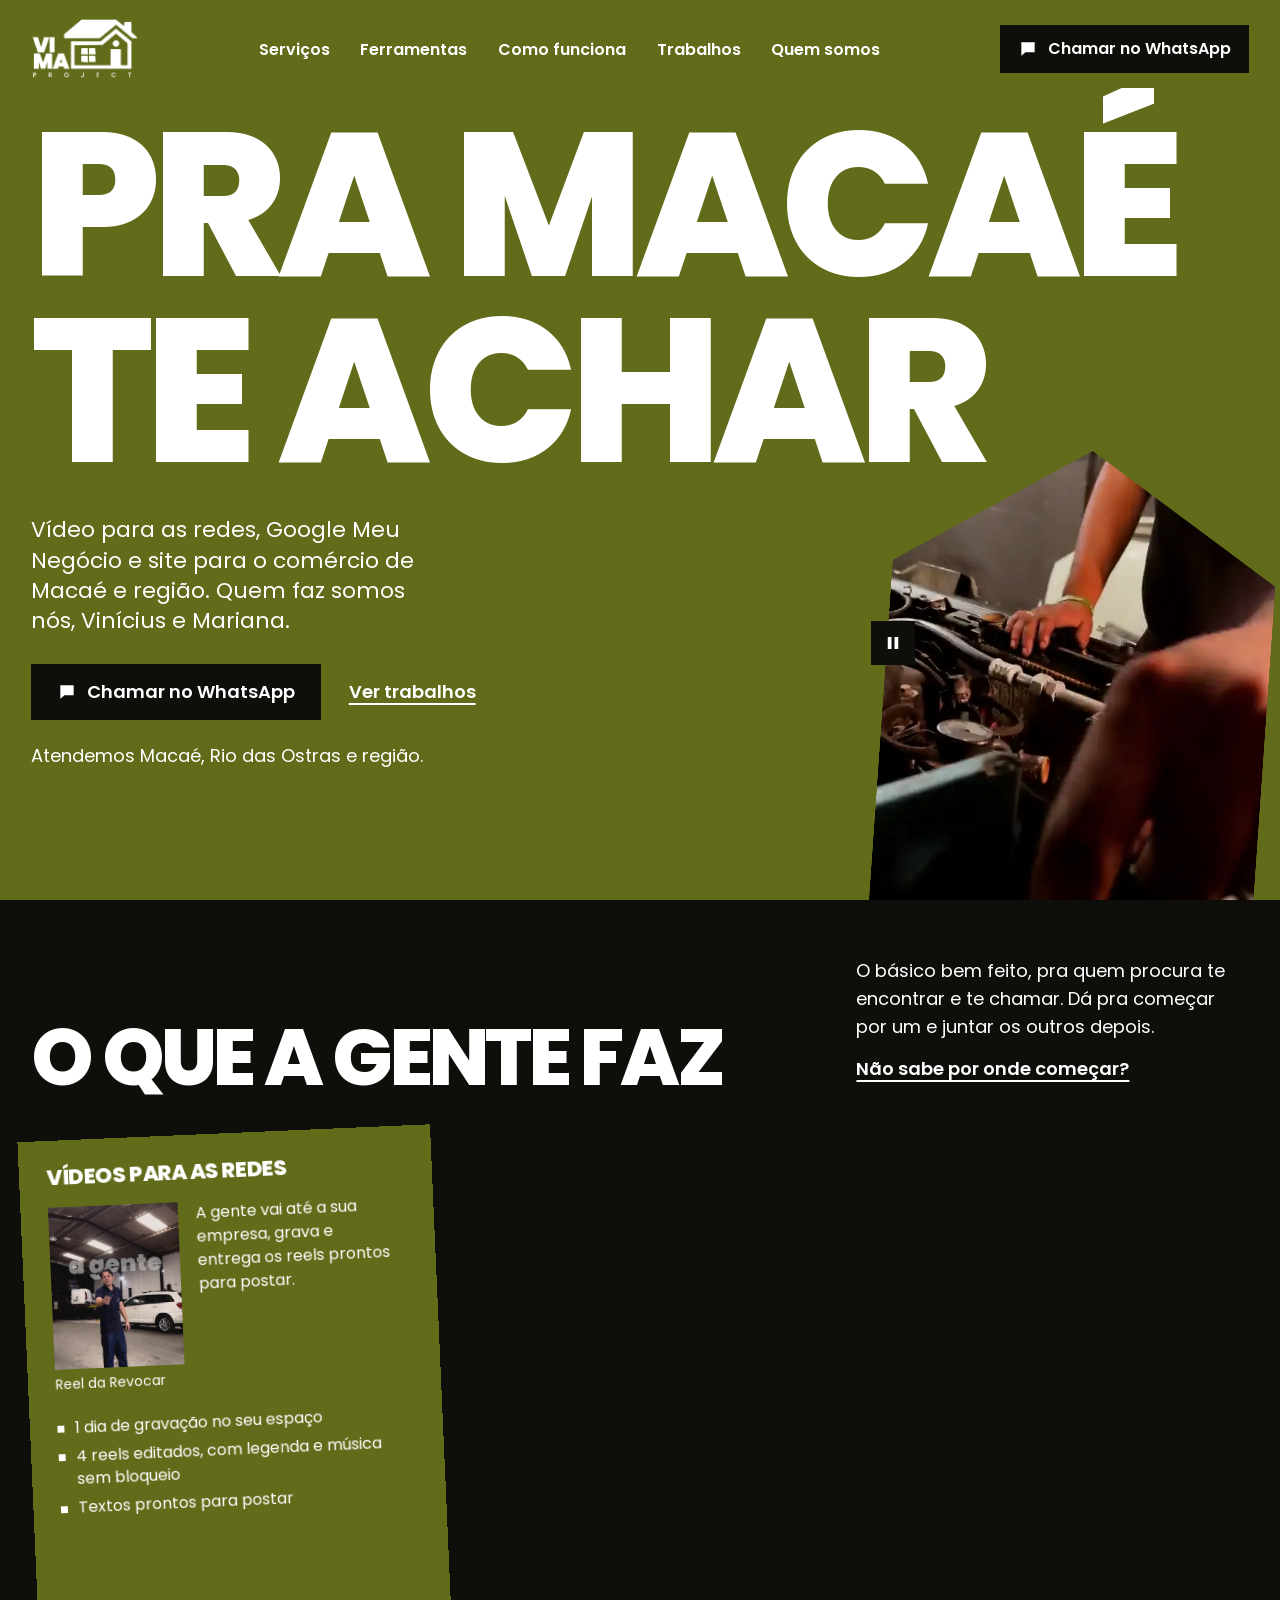
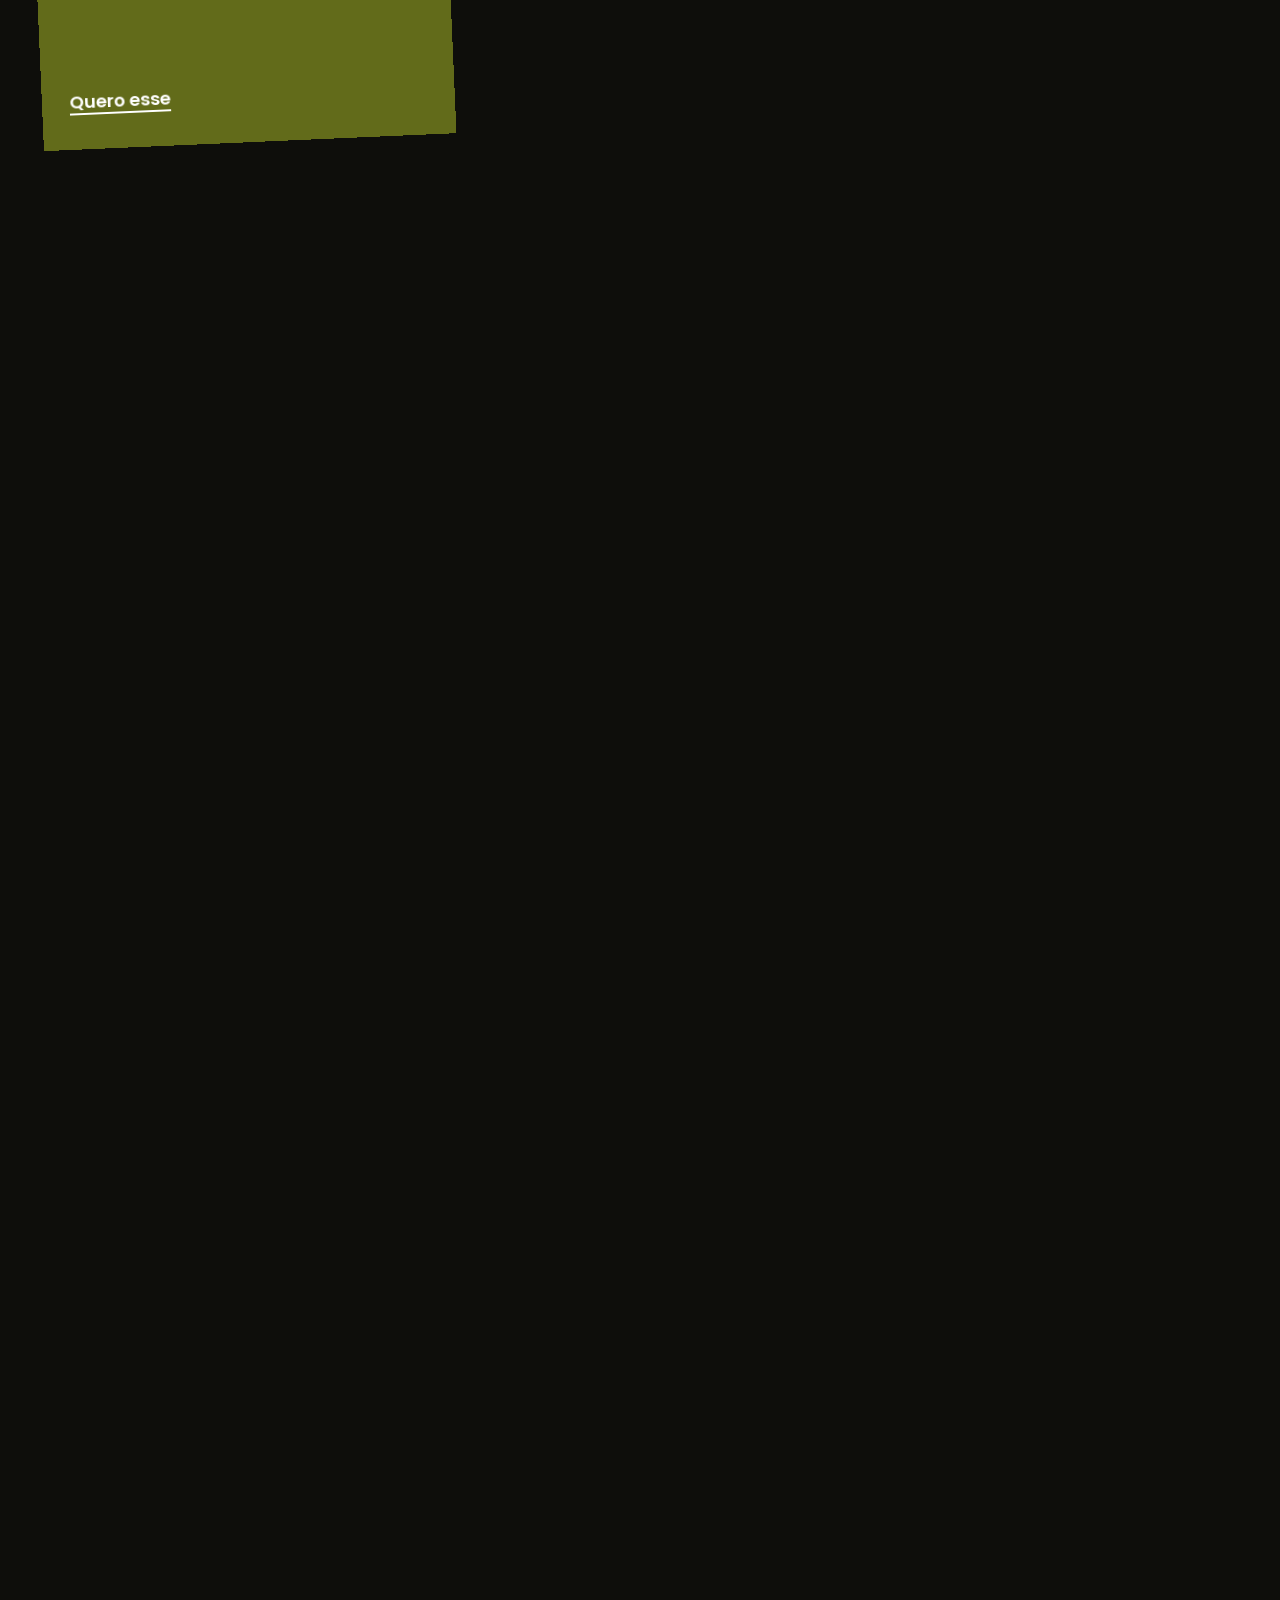
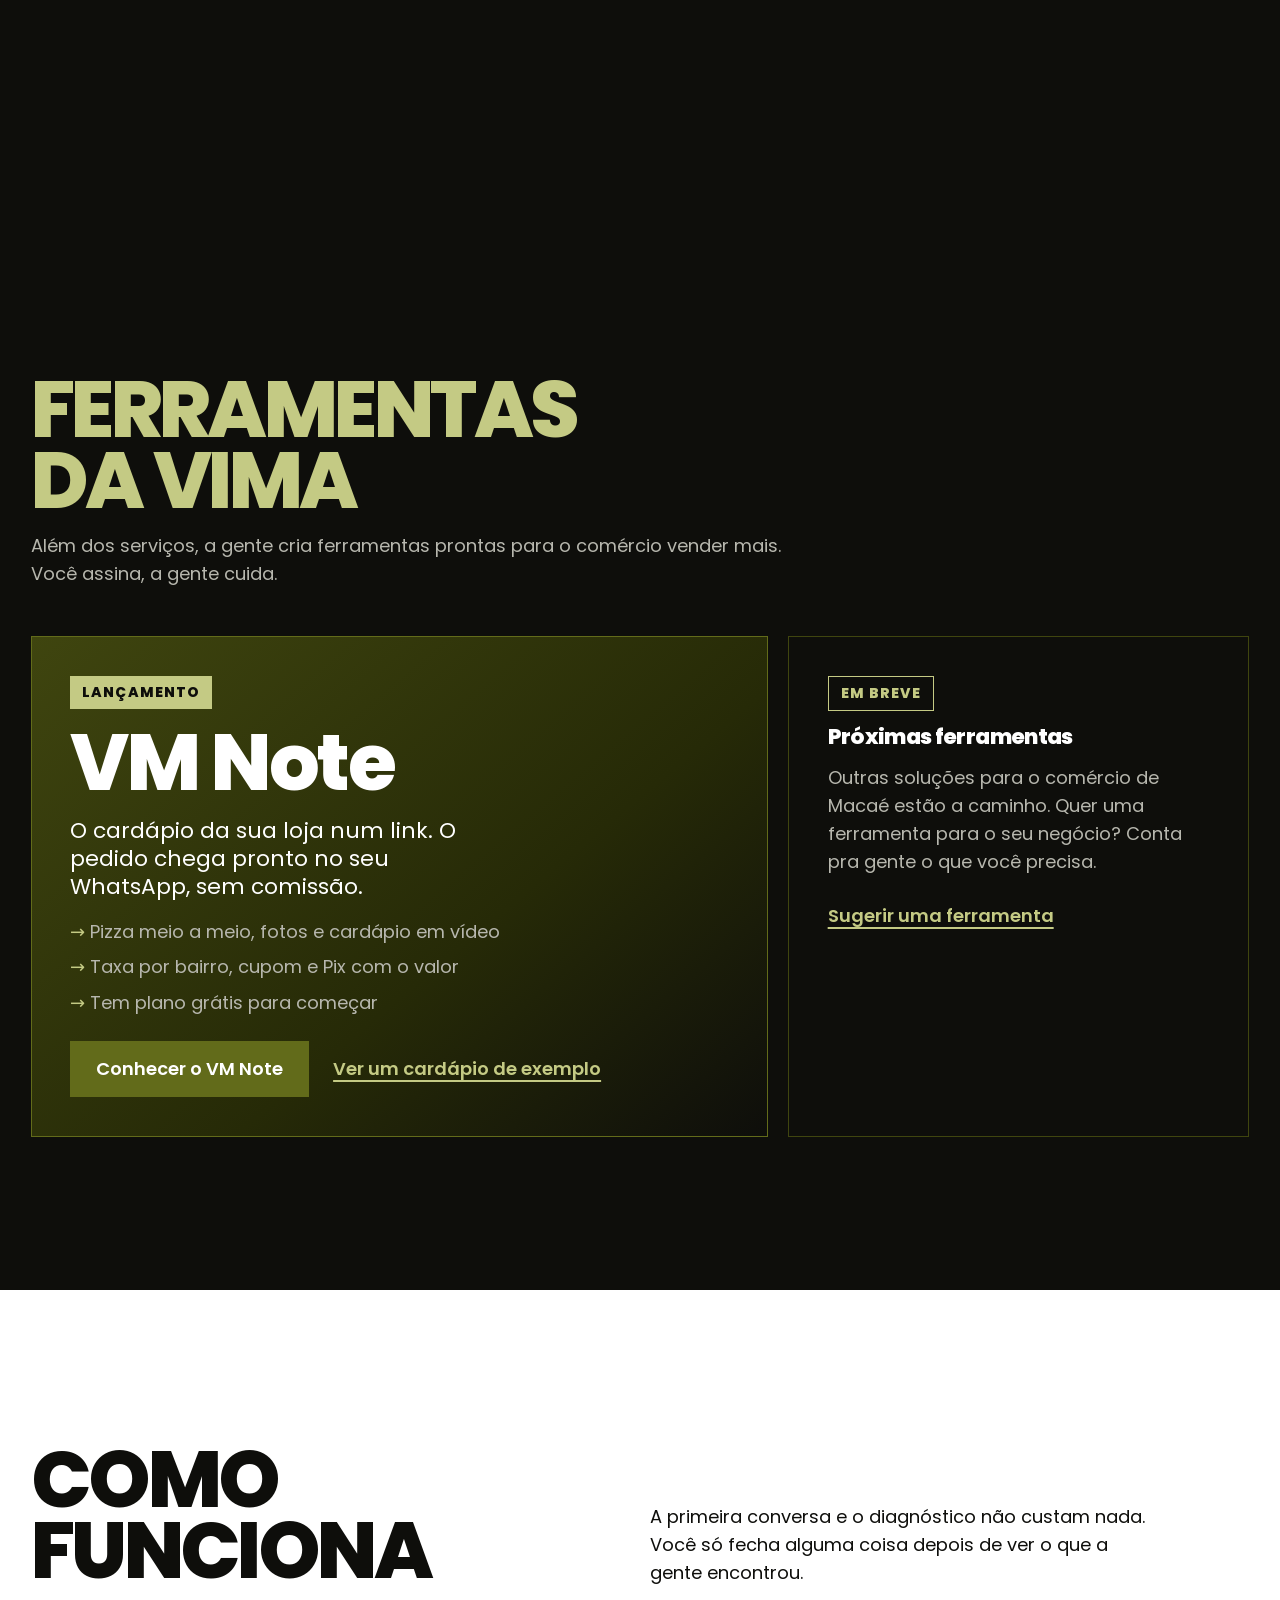
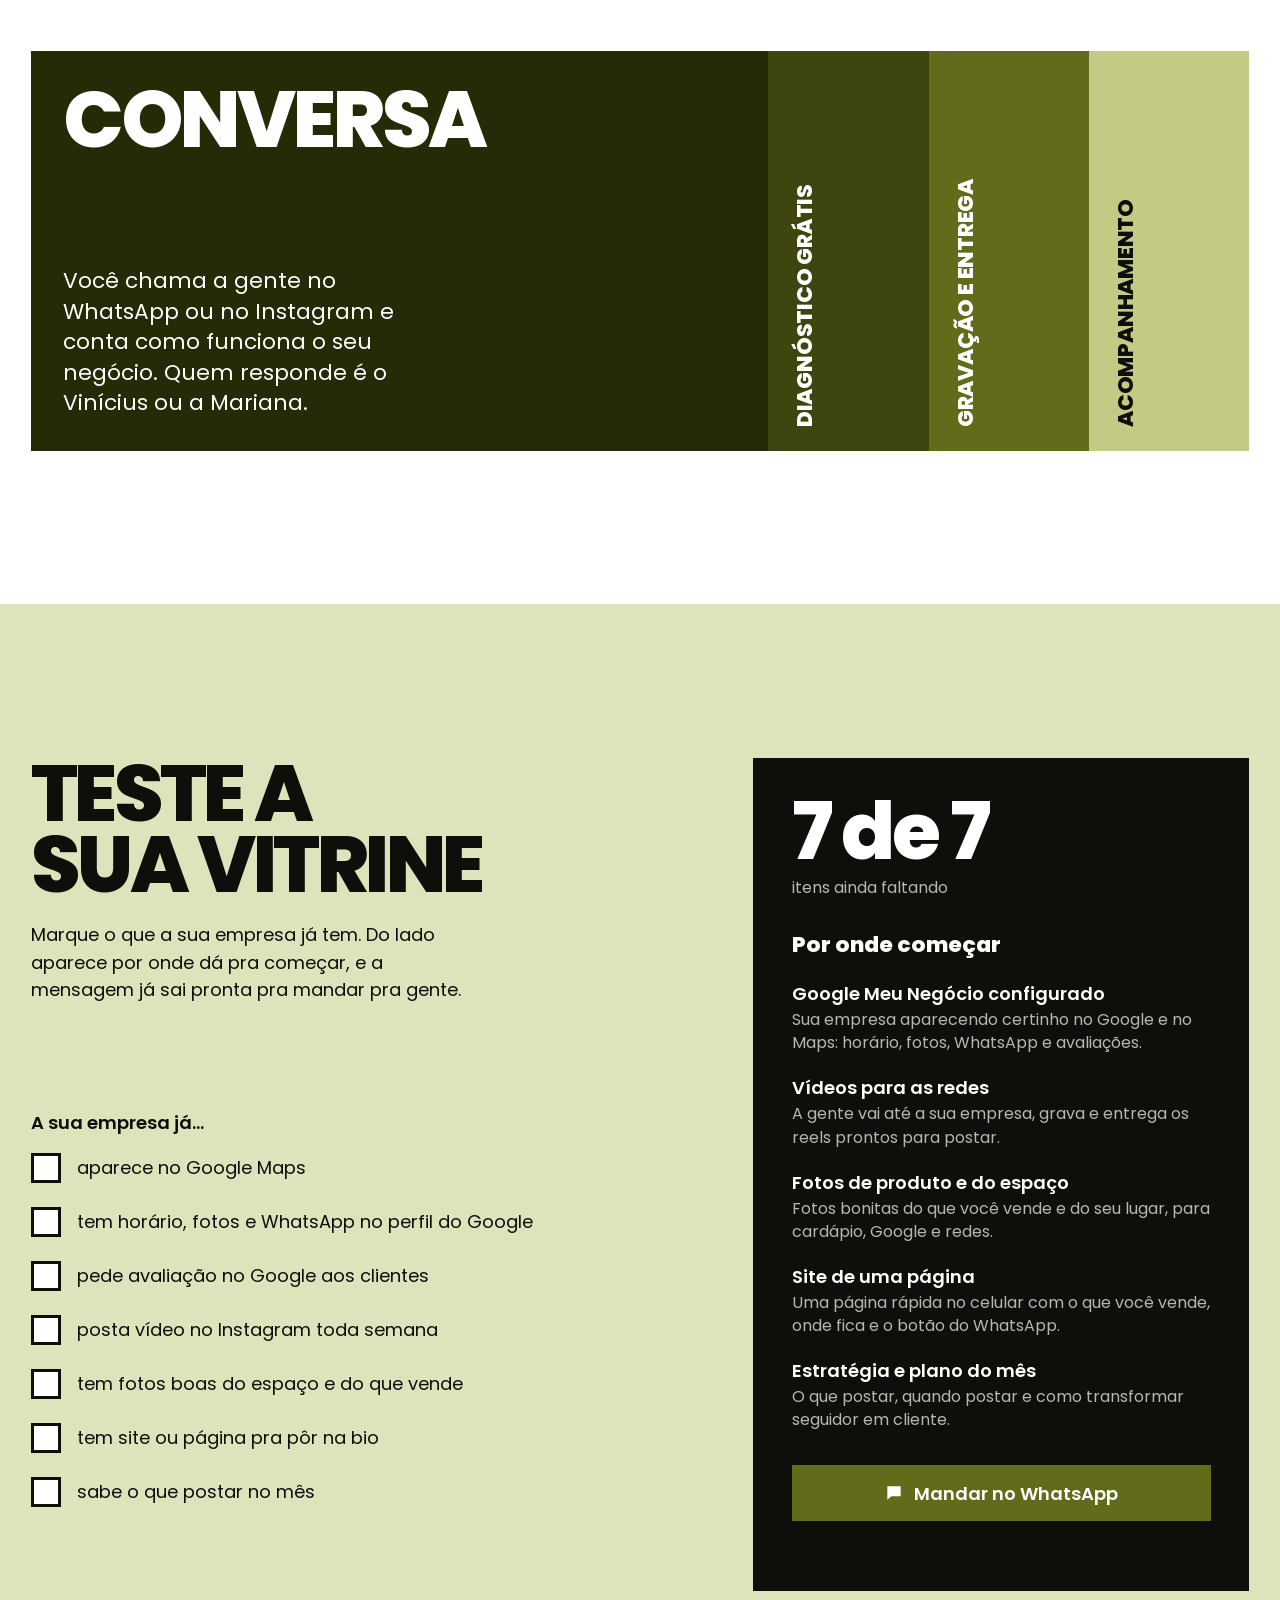
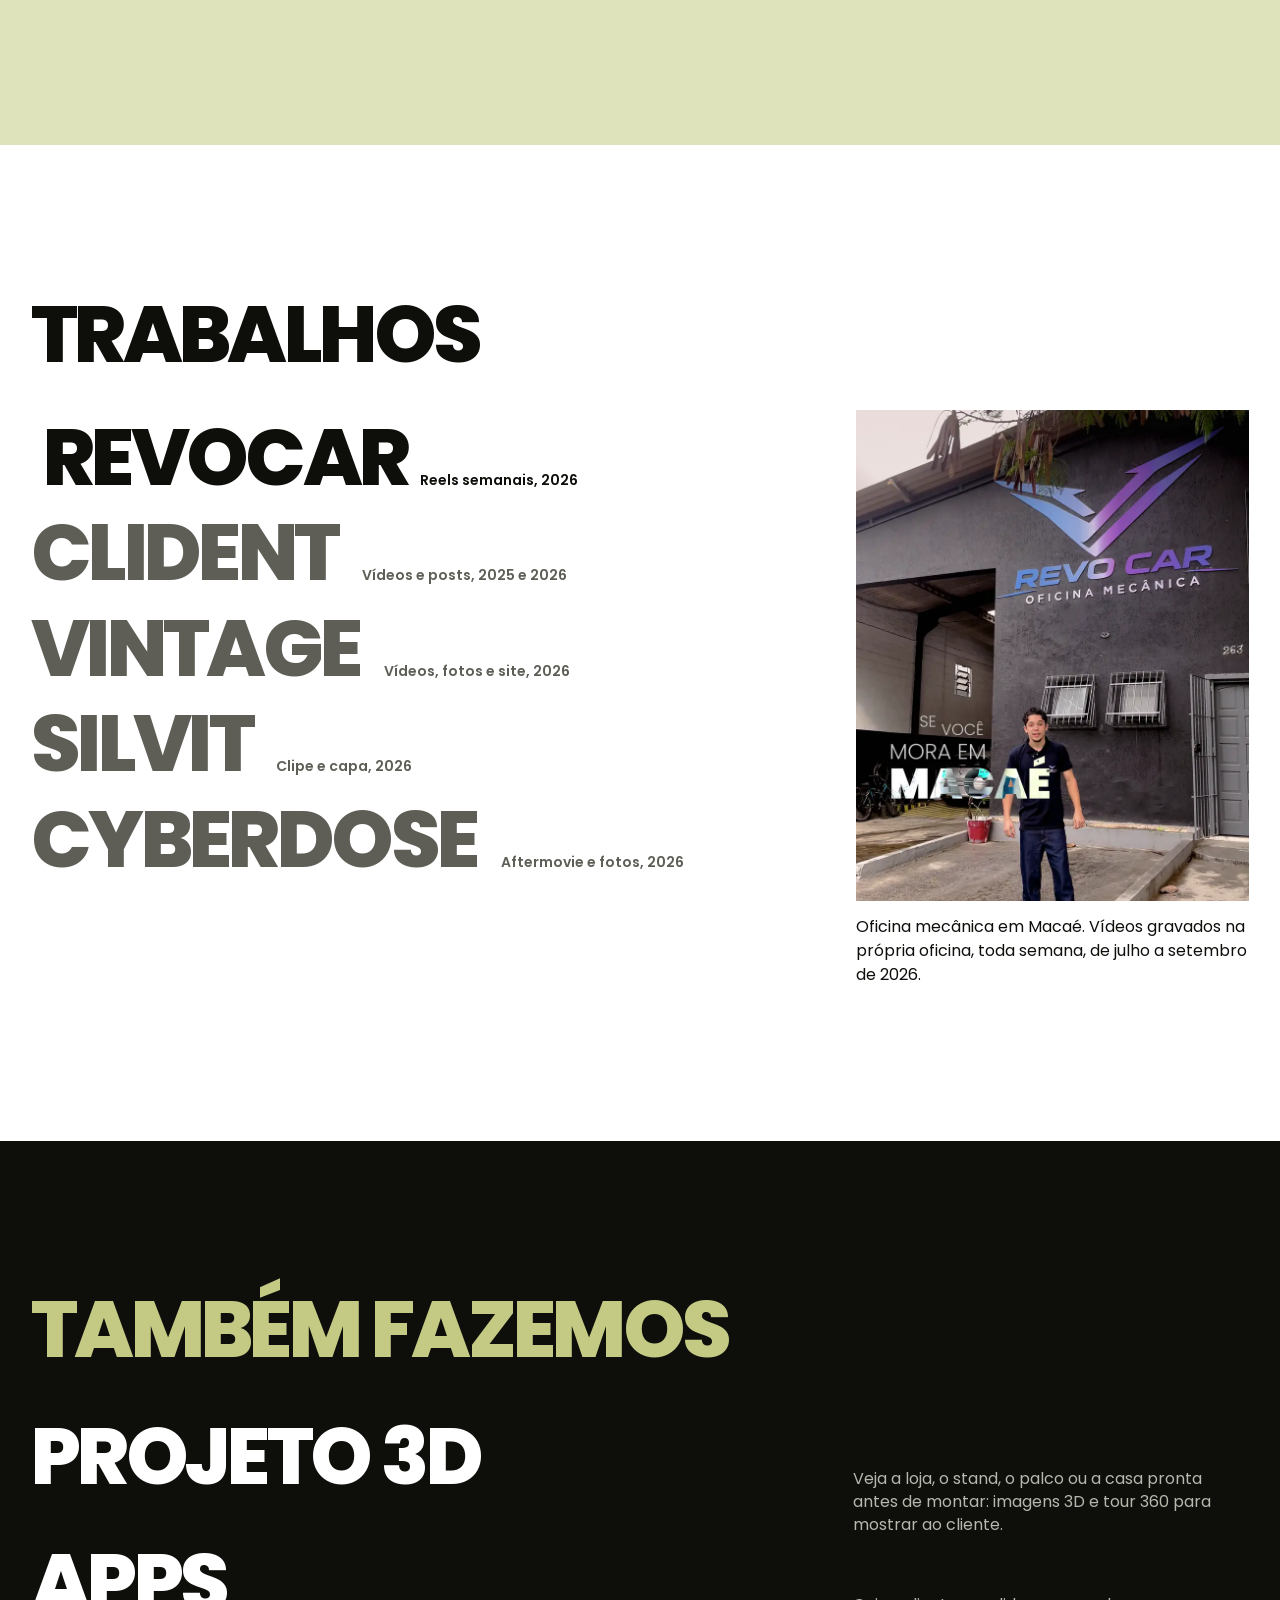
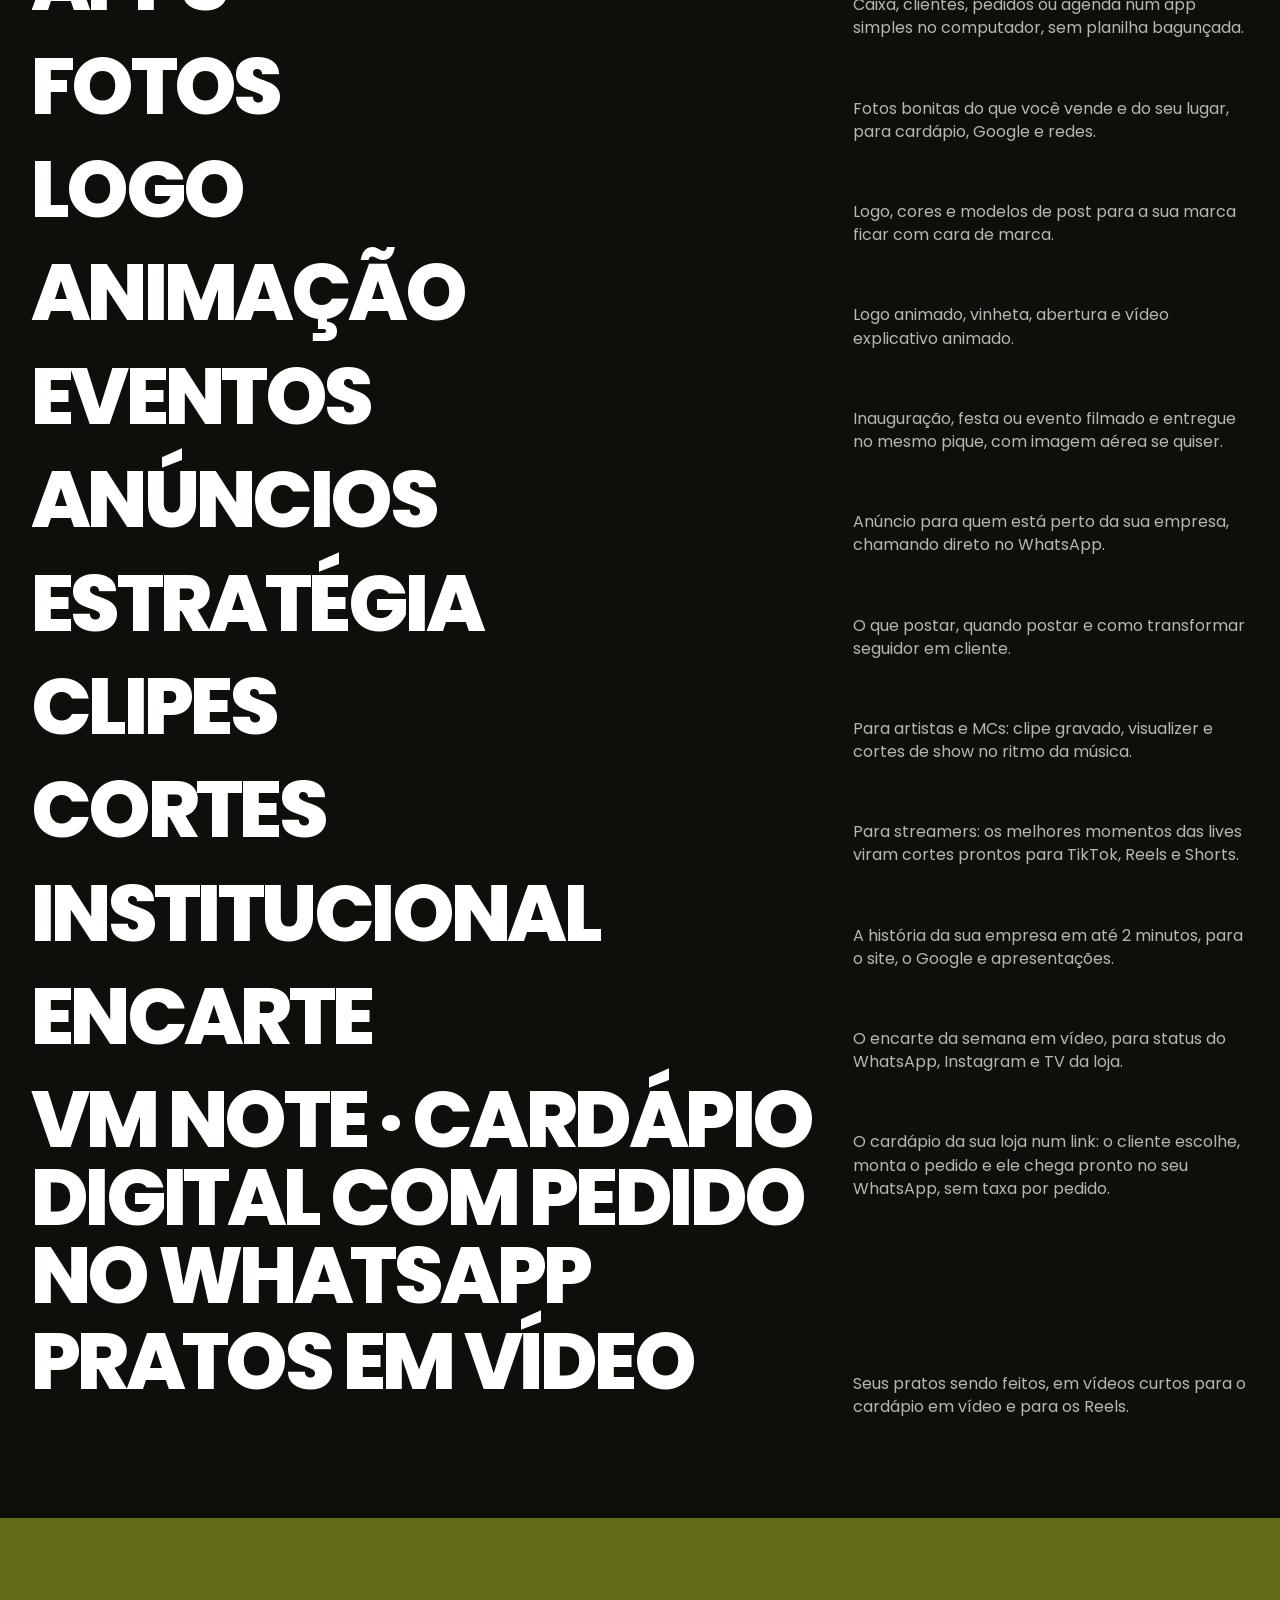
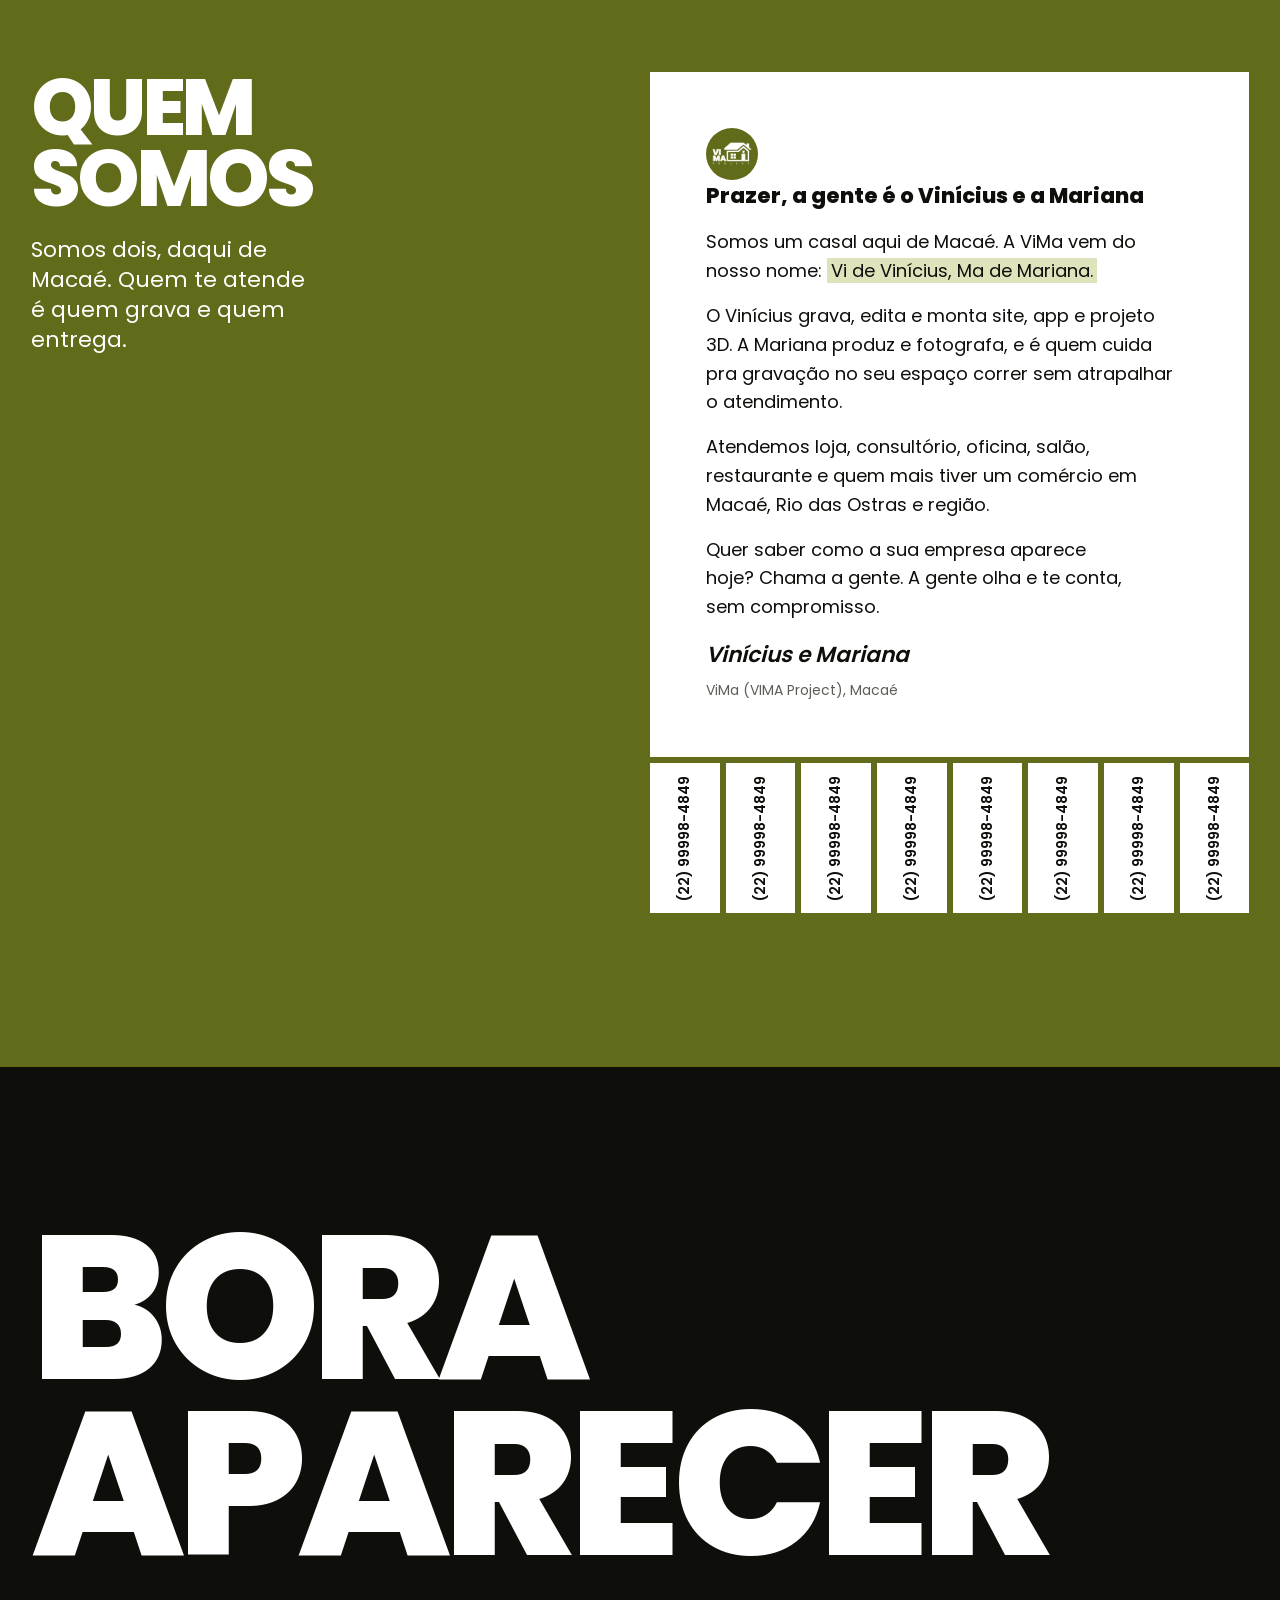
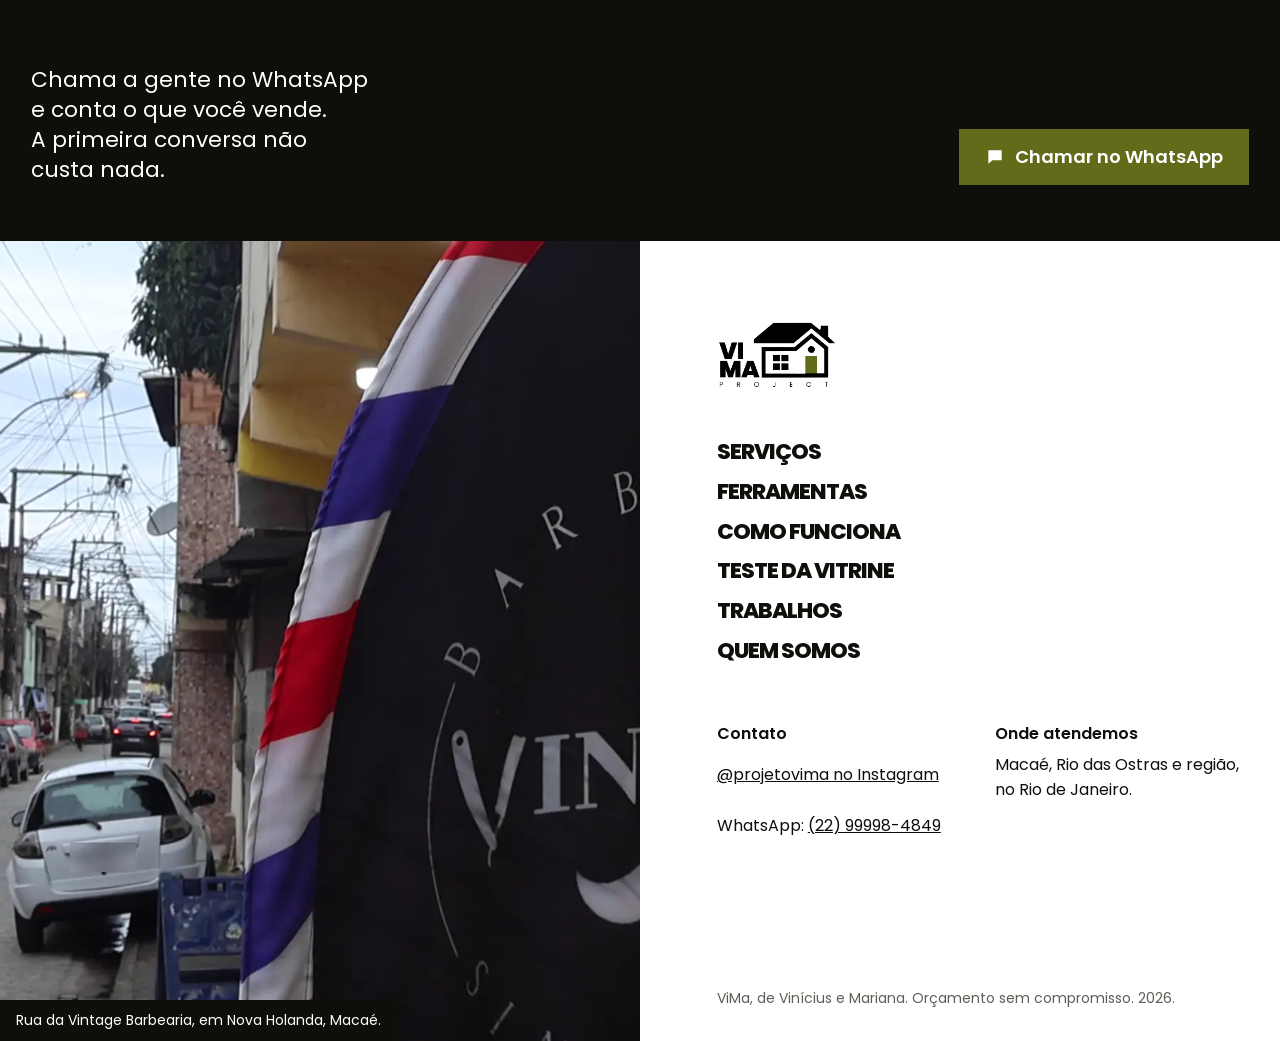
<file: index.html>
<!doctype html>
<html lang="pt-BR">
<head>
<meta charset="utf-8">
<meta name="viewport" content="width=device-width, initial-scale=1">
<title>ViMa: vídeo, Google e site para o comércio de Macaé</title>
<meta name="description" content="Vinícius e Mariana gravam vídeo para as redes, deixam sua empresa certinha no Google e fazem site de uma página para o comércio de Macaé e região.">
<meta name="theme-color" content="#626b1a">
<link rel="canonical" href="https://coldxx.github.io/vima/">
<meta property="og:type" content="website">
<meta property="og:locale" content="pt_BR">
<meta property="og:site_name" content="ViMa">
<meta property="og:title" content="ViMa: vídeo, Google e site para o comércio de Macaé">
<meta property="og:description" content="Vinícius e Mariana gravam vídeo para as redes, deixam sua empresa certinha no Google e fazem site de uma página para o comércio de Macaé e região.">
<meta property="og:url" content="https://coldxx.github.io/vima/">
<meta property="og:image" content="https://coldxx.github.io/vima/assets/img/og.jpg">
<meta property="og:image:width" content="1200">
<meta property="og:image:height" content="630">
<meta property="og:image:alt" content="Logo da ViMa sobre o verde da marca, com trabalhos feitos para comércios de Macaé">
<meta name="twitter:card" content="summary_large_image">
<link rel="icon" type="image/png" sizes="32x32" href="favicon-32.png">
<link rel="icon" type="image/png" sizes="192x192" href="icone-192.png">
<link rel="apple-touch-icon" href="apple-touch-icon.png">
<link rel="preload" href="assets/fontes/poppins-800.woff" as="font" type="font/woff" crossorigin>
<link rel="stylesheet" href="assets/estilo.css?v=mwo5xsba">
<script>document.documentElement.classList.add('js');setTimeout(function(){if(!window.VIMA_OK)document.documentElement.classList.remove('js')},4000)</script>
<script src="config.js?v=mwo5xsba" defer></script>
<script>window.VIMA_TESTE={"google":{"nome":"Google Meu Negócio configurado","curto":"Sua empresa aparecendo certinho no Google e no Maps: horário, fotos, WhatsApp e avaliações."},"video-redes":{"nome":"Vídeos para as redes","curto":"A gente vai até a sua empresa, grava e entrega os reels prontos para postar."},"fotos":{"nome":"Fotos de produto e do espaço","curto":"Fotos bonitas do que você vende e do seu lugar, para cardápio, Google e redes."},"site":{"nome":"Site de uma página","curto":"Uma página rápida no celular com o que você vende, onde fica e o botão do WhatsApp."},"estrategia":{"nome":"Estratégia e plano do mês","curto":"O que postar, quando postar e como transformar seguidor em cliente."}}</script>
<script src="assets/pagina.js?v=mwo5xsba" defer></script>
<script type="application/ld+json">{"@context":"https://schema.org","@type":"ProfessionalService","name":"ViMa","alternateName":"VIMA Project","description":"Vídeo, Google, site, 3D e apps para o comércio de Macaé aparecer e vender.","url":"https://coldxx.github.io/vima/","image":"https://coldxx.github.io/vima/assets/img/og.jpg","logo":"https://coldxx.github.io/vima/icone-512.png","founder":[{"@type":"Person","name":"Vinícius"},{"@type":"Person","name":"Mariana"}],"areaServed":[{"@type":"City","name":"Macaé"},{"@type":"City","name":"Rio das Ostras"}],"address":{"@type":"PostalAddress","addressLocality":"Macaé","addressRegion":"RJ","addressCountry":"BR"},"sameAs":["https://www.instagram.com/projetovima/"],"telephone":"+5522999984849","hasOfferCatalog":{"@type":"OfferCatalog","name":"Serviços","itemListElement":[{"@type":"Offer","itemOffered":{"@type":"Service","name":"Vídeos para as redes","description":"A gente vai até a sua empresa, grava e entrega os reels prontos para postar."}},{"@type":"Offer","itemOffered":{"@type":"Service","name":"Google Meu Negócio configurado","description":"Sua empresa aparecendo certinho no Google e no Maps: horário, fotos, WhatsApp e avaliações."}},{"@type":"Offer","itemOffered":{"@type":"Service","name":"Site de uma página","description":"Uma página rápida no celular com o que você vende, onde fica e o botão do WhatsApp."}},{"@type":"Offer","itemOffered":{"@type":"Service","name":"VM Note · cardápio digital com pedido no WhatsApp","description":"O cardápio da sua loja num link: o cliente escolhe, monta o pedido e ele chega pronto no seu WhatsApp, sem taxa por pedido."}},{"@type":"Offer","itemOffered":{"@type":"Service","name":"Vídeo de ofertas para mercado","description":"O encarte da semana em vídeo, para status do WhatsApp, Instagram e TV da loja."}},{"@type":"Offer","itemOffered":{"@type":"Service","name":"Estratégia e plano do mês","description":"O que postar, quando postar e como transformar seguidor em cliente."}},{"@type":"Offer","itemOffered":{"@type":"Service","name":"Anúncios no Instagram e no Facebook","description":"Anúncio para quem está perto da sua empresa, chamando direto no WhatsApp."}},{"@type":"Offer","itemOffered":{"@type":"Service","name":"Vídeo institucional","description":"A história da sua empresa em até 2 minutos, para o site, o Google e apresentações."}},{"@type":"Offer","itemOffered":{"@type":"Service","name":"Fotos de produto e do espaço","description":"Fotos bonitas do que você vende e do seu lugar, para cardápio, Google e redes."}},{"@type":"Offer","itemOffered":{"@type":"Service","name":"Pratos em vídeo","description":"Seus pratos sendo feitos, em vídeos curtos para o cardápio em vídeo e para os Reels."}},{"@type":"Offer","itemOffered":{"@type":"Service","name":"Logo e identidade visual","description":"Logo, cores e modelos de post para a sua marca ficar com cara de marca."}},{"@type":"Offer","itemOffered":{"@type":"Service","name":"Projeto 3D do seu espaço","description":"Veja a loja, o stand, o palco ou a casa pronta antes de montar: imagens 3D e tour 360 para mostrar ao cliente."}},{"@type":"Offer","itemOffered":{"@type":"Service","name":"App sob medida para o seu negócio","description":"Caixa, clientes, pedidos ou agenda num app simples no computador, sem planilha bagunçada."}},{"@type":"Offer","itemOffered":{"@type":"Service","name":"Clipe, visualizer e corte de show","description":"Para artistas e MCs: clipe gravado, visualizer e cortes de show no ritmo da música."}},{"@type":"Offer","itemOffered":{"@type":"Service","name":"Cortes de live por mês","description":"Para streamers: os melhores momentos das lives viram cortes prontos para TikTok, Reels e Shorts."}},{"@type":"Offer","itemOffered":{"@type":"Service","name":"Motion e animação","description":"Logo animado, vinheta, abertura e vídeo explicativo animado."}},{"@type":"Offer","itemOffered":{"@type":"Service","name":"Cobertura de evento e drone","description":"Inauguração, festa ou evento filmado e entregue no mesmo pique, com imagem aérea se quiser."}}]}}</script>
</head>
<body>
<a class="pular" href="#conteudo">Pular para o conteúdo</a>

<header class="barra">
  <a class="barra-marca" href="#topo" aria-label="ViMa, início"><img src="assets/img/vima-logo-branca.png" alt="ViMa" width="439" height="249"></a>
  <nav aria-label="Seções">
    <ul>
      <li><a href="#servicos">Serviços</a></li>
      <li><a href="#ferramentas">Ferramentas</a></li>
      <li><a href="#como">Como funciona</a></li>
      <li><a href="#trabalhos">Trabalhos</a></li>
      <li><a href="#quem">Quem somos</a></li>
    </ul>
  </nav>
  <a class="botao" href="https://wa.me/5522999984849?text=Oi!%20Vi%20a%20p%C3%A1gina%20da%20ViMa%20e%20quero%20saber%20mais%20sobre%20os%20servi%C3%A7os%20de%20voc%C3%AAs." data-contato data-servico="os serviços de vocês"><svg viewBox="0 0 24 24" aria-hidden="true"><path fill="currentColor" d="M4 4h16v12H9l-5 4z"/></svg><span>Chamar no WhatsApp</span></a>
</header>

<main id="conteudo">

<section class="abertura" id="topo" aria-labelledby="titulo-abertura">
  <h1 id="titulo-abertura"><span class="linha"><span>Pra Macaé</span></span> <span class="linha"><span>te achar</span></span></h1>
  <div class="abertura-pe">
    <p class="apoio">Vídeo para as redes, Google Meu Negócio e site para o comércio de Macaé e região. Quem faz somos nós, Vinícius e Mariana.</p>
    <div class="acoes">
      <a class="botao" href="https://wa.me/5522999984849?text=Oi!%20Vi%20a%20p%C3%A1gina%20da%20ViMa%20e%20quero%20saber%20mais%20sobre%20os%20servi%C3%A7os%20de%20voc%C3%AAs." data-contato data-servico="os serviços de vocês"><svg viewBox="0 0 24 24" aria-hidden="true"><path fill="currentColor" d="M4 4h16v12H9l-5 4z"/></svg><span>Chamar no WhatsApp</span></a>
      <a class="link" href="#trabalhos">Ver trabalhos</a>
    </div>
    <p class="area">Atendemos Macaé, Rio das Ostras e região.</p>
  </div>
  <figure class="abertura-video">
    <div class="moldura casa">
      <video autoplay muted loop playsinline preload="auto" poster="assets/img/abertura-poster.webp" width="540" height="720" aria-describedby="legenda-video">
        <source src="assets/video/abertura.mp4" type="video/mp4">
      </video>
    </div>
    <button class="pausa" type="button" aria-label="Pausar o vídeo" data-pausa>
      <svg viewBox="0 0 24 24" aria-hidden="true"><rect x="5" y="4" width="5" height="16" fill="currentColor"/><rect x="14" y="4" width="5" height="16" fill="currentColor"/></svg>
    </button>
    <figcaption id="legenda-video" class="sr">Trechos de trabalhos nossos: a oficina Revocar, a clínica Clident, a Vintage Barbearia, o clipe do Silvit e a festa Cyberdose.</figcaption>
  </figure>
</section>

<section class="servicos" id="servicos" aria-labelledby="titulo-servicos" data-leque>
  <div class="servicos-palco">
    <div class="servicos-intro" data-entra>
      <h2 class="titulo" id="titulo-servicos">O que a gente faz</h2>
      <div>
        <p>O básico bem feito, pra quem procura te encontrar e te chamar. Dá pra começar por um e juntar os outros depois.</p>
        <a class="link" href="#teste">Não sabe por onde começar?</a>
      </div>
    </div>
    <ul class="cartas">
      <li class="carta">
        <h3>Vídeos para as redes</h3>
        <div class="carta-topo">
          <figure><img src="assets/img/carta-video-480.webp" alt="Reel da Revocar: o mecânico dentro da oficina, com a legenda &quot;a gente&quot;" width="480" height="600" loading="lazy"><figcaption>Reel da Revocar</figcaption></figure>
          <p>A gente vai até a sua empresa, grava e entrega os reels prontos para postar.</p>
        </div>
        <ul class="entrega"><li>1 dia de gravação no seu espaço</li><li>4 reels editados, com legenda e música sem bloqueio</li><li>Textos prontos para postar</li></ul>
        <a class="link" href="https://wa.me/5522999984849?text=Oi!%20Vi%20a%20p%C3%A1gina%20da%20ViMa%20e%20quero%20saber%20mais%20sobre%20v%C3%ADdeos%20para%20as%20redes." data-contato data-servico="vídeos para as redes">Quero esse</a>
      </li>
      <li class="carta">
        <h3>Google Meu Negócio configurado</h3>
        <div class="carta-topo">
          <figure><img src="assets/img/carta-google-480.webp" alt="Salão da Vintage Barbearia visto da porta, com o barbeiro atendendo" width="480" height="600" loading="lazy"><figcaption>Salão da Vintage</figcaption></figure>
          <p>Sua empresa aparecendo certinho no Google e no Maps: horário, fotos, WhatsApp e avaliações.</p>
        </div>
        <ul class="entrega"><li>Criar ou recuperar o Perfil da Empresa no Google</li><li>Categoria, descrição, horários, área atendida e serviços</li><li>Fotos boas do lugar e dos produtos</li><li>Botão do WhatsApp e link do site</li><li>Um jeito simples de pedir avaliação aos clientes</li></ul>
        <a class="link" href="https://wa.me/5522999984849?text=Oi!%20Vi%20a%20p%C3%A1gina%20da%20ViMa%20e%20quero%20saber%20mais%20sobre%20Google%20Meu%20Neg%C3%B3cio%20configurado." data-contato data-servico="Google Meu Negócio configurado">Quero esse</a>
      </li>
      <li class="carta">
        <h3>Site de uma página</h3>
        <div class="carta-topo">
          <figure><img src="assets/img/carta-site-480.webp" alt="Site da Vintage Barbearia aberto no celular, com o botão de agendar pelo WhatsApp" width="480" height="600" loading="lazy"><figcaption>Site da Vintage</figcaption></figure>
          <p>Uma página rápida no celular com o que você vende, onde fica e o botão do WhatsApp.</p>
        </div>
        <ul class="entrega"><li>Página com serviços ou cardápio, fotos e mapa</li><li>Botão do WhatsApp em todo lugar</li><li>Endereço próprio (seunegocio.com.br) se quiser</li><li>Pronta para usar na bio e no Google</li></ul>
        <a class="link" href="https://wa.me/5522999984849?text=Oi!%20Vi%20a%20p%C3%A1gina%20da%20ViMa%20e%20quero%20saber%20mais%20sobre%20site%20de%20uma%20p%C3%A1gina." data-contato data-servico="site de uma página">Quero esse</a>
      </li>
    </ul>
  </div>
</section>

<section class="ferramentas escuro" id="ferramentas" aria-labelledby="titulo-ferramentas">
  <div class="ferr-intro" data-entra>
    <h2 class="titulo" id="titulo-ferramentas">Ferramentas da ViMa</h2>
    <p>Além dos serviços, a gente cria ferramentas prontas para o comércio vender mais. Você assina, a gente cuida.</p>
  </div>
  <div class="ferr-grade">
    <article class="ferr-cartao ferr-destaque" data-entra>
      <span class="ferr-selo">Lançamento</span>
      <h3>VM Note</h3>
      <p class="ferr-promessa">O cardápio da sua loja num link. O pedido chega pronto no seu WhatsApp, sem comissão.</p>
      <ul>
        <li>Pizza meio a meio, fotos e cardápio em vídeo</li>
        <li>Taxa por bairro, cupom e Pix com o valor</li>
        <li>Tem plano grátis para começar</li>
      </ul>
      <div class="ferr-botoes">
        <a class="botao" href="vmnote/">Conhecer o VM Note</a>
        <a class="link" href="vmnote/exemplo/">Ver um cardápio de exemplo</a>
      </div>
    </article>
    <article class="ferr-cartao ferr-breve" data-entra>
      <span class="ferr-selo">Em breve</span>
      <h3>Próximas ferramentas</h3>
      <p>Outras soluções para o comércio de Macaé estão a caminho. Quer uma ferramenta para o seu negócio? Conta pra gente o que você precisa.</p>
      <a class="link" href="https://wa.me/5522999984849?text=Oi!%20Vi%20a%20p%C3%A1gina%20da%20ViMa%20e%20quero%20saber%20mais%20sobre%20os%20servi%C3%A7os%20de%20voc%C3%AAs." data-contato data-servico="uma ferramenta para o meu negócio">Sugerir uma ferramenta</a>
    </article>
  </div>
</section>

<section class="como" id="como" aria-labelledby="titulo-como">
  <div class="como-intro" data-entra>
    <h2 class="titulo" id="titulo-como">Como funciona</h2>
    <p>A primeira conversa e o diagnóstico não custam nada. Você só fecha alguma coisa depois de ver o que a gente encontrou.</p>
  </div>
  <div class="sanfona" data-sanfona>
    <div class="passo aberto">
      <h3><button class="passo-botao" type="button" aria-expanded="true" aria-controls="passo-0"><span>Conversa</span></button></h3>
      <div class="passo-corpo" id="passo-0">
        <p>Você chama a gente no WhatsApp ou no Instagram e conta como funciona o seu negócio. Quem responde é o Vinícius ou a Mariana.</p>
      </div>
    </div>
    <div class="passo">
      <h3><button class="passo-botao" type="button" aria-expanded="false" aria-controls="passo-1"><span>Diagnóstico grátis</span></button></h3>
      <div class="passo-corpo" id="passo-1">
        <p>A gente olha como a sua empresa aparece hoje no Google e no Instagram e te mostra o que tá faltando: horário, fotos, avaliações, vídeo, link na bio.</p>
      </div>
    </div>
    <div class="passo">
      <h3><button class="passo-botao" type="button" aria-expanded="false" aria-controls="passo-2"><span>Gravação e entrega</span></button></h3>
      <div class="passo-corpo" id="passo-2">
        <p>Combinado o que fazer, a gente marca o dia, grava no seu espaço e entrega tudo pronto pra usar.</p>
        <figure><img src="assets/img/passo-gravacao-480.webp" alt="Gravação na Clident: paciente sentada na cadeira do dentista" width="480" height="600" loading="lazy"><figcaption>Dia de gravação na Clident</figcaption></figure>
      </div>
    </div>
    <div class="passo">
      <h3><button class="passo-botao" type="button" aria-expanded="false" aria-controls="passo-3"><span>Acompanhamento</span></button></h3>
      <div class="passo-corpo" id="passo-3">
        <p>Depois da entrega, a gente vê com você o que funcionou, ajusta o que precisar e, se fizer sentido, planeja o mês seguinte.</p>
      </div>
    </div>
  </div>
</section>

<section class="teste" id="teste" aria-labelledby="titulo-teste">
  <form class="teste-grade" data-teste onsubmit="return false">
    <div class="teste-intro" data-entra>
      <h2 class="titulo" id="titulo-teste">Teste a sua vitrine</h2>
      <p>Marque o que a sua empresa já tem. Do lado aparece por onde dá pra começar, e a mensagem já sai pronta pra mandar pra gente.</p>
    </div>
    <fieldset class="teste-perguntas">
      <legend>A sua empresa já…</legend>
      <label class="pergunta"><input type="checkbox" name="tem" value="maps" data-servico-id="google"><span>aparece no Google Maps</span></label>
      <label class="pergunta"><input type="checkbox" name="tem" value="perfil" data-servico-id="google"><span>tem horário, fotos e WhatsApp no perfil do Google</span></label>
      <label class="pergunta"><input type="checkbox" name="tem" value="avaliacao" data-servico-id="google"><span>pede avaliação no Google aos clientes</span></label>
      <label class="pergunta"><input type="checkbox" name="tem" value="video" data-servico-id="video-redes"><span>posta vídeo no Instagram toda semana</span></label>
      <label class="pergunta"><input type="checkbox" name="tem" value="fotos" data-servico-id="fotos"><span>tem fotos boas do espaço e do que vende</span></label>
      <label class="pergunta"><input type="checkbox" name="tem" value="site" data-servico-id="site"><span>tem site ou página pra pôr na bio</span></label>
      <label class="pergunta"><input type="checkbox" name="tem" value="plano" data-servico-id="estrategia"><span>sabe o que postar no mês</span></label>
    </fieldset>
    <div class="teste-resultado" aria-live="polite">
      <p class="placar" data-placar>7 de 7</p>
      <p class="placar-legenda" data-placar-legenda>itens ainda faltando</p>
      <h3>Por onde começar</h3>
      <ul class="sugestoes" data-sugestoes>
        <li data-id="google"><strong>Google Meu Negócio configurado</strong><span>Sua empresa aparecendo certinho no Google e no Maps: horário, fotos, WhatsApp e avaliações.</span></li>
        <li data-id="video-redes"><strong>Vídeos para as redes</strong><span>A gente vai até a sua empresa, grava e entrega os reels prontos para postar.</span></li>
        <li data-id="fotos"><strong>Fotos de produto e do espaço</strong><span>Fotos bonitas do que você vende e do seu lugar, para cardápio, Google e redes.</span></li>
        <li data-id="site"><strong>Site de uma página</strong><span>Uma página rápida no celular com o que você vende, onde fica e o botão do WhatsApp.</span></li>
        <li data-id="estrategia"><strong>Estratégia e plano do mês</strong><span>O que postar, quando postar e como transformar seguidor em cliente.</span></li>
      </ul>
      <a class="botao" href="https://wa.me/5522999984849?text=Oi!%20Vi%20a%20p%C3%A1gina%20da%20ViMa%20e%20quero%20saber%20mais%20sobre%20os%20servi%C3%A7os%20de%20voc%C3%AAs." data-contato data-teste-botao data-servico="o diagnóstico grátis"><svg viewBox="0 0 24 24" aria-hidden="true"><path fill="currentColor" d="M4 4h16v12H9l-5 4z"/></svg><span>Mandar no WhatsApp</span></a>
      <p class="copiado" data-copiado></p>
    </div>
  </form>
</section>

<section class="trabalhos" id="trabalhos" aria-labelledby="titulo-trabalhos" data-trabalhos>
  <h2 class="titulo" id="titulo-trabalhos" data-entra><span>Trabalhos</span></h2>
  <ol class="trab-lista">
    <li class="trab-item"><button class="trab-nome" type="button" aria-pressed="true" data-trab="revocar" data-frase="Oficina mecânica em Macaé. Vídeos gravados na própria oficina, toda semana, de julho a setembro de 2026."><b>Revocar</b><small>Reels semanais, 2026</small></button></li>
    <li class="trab-item"><button class="trab-nome" type="button" aria-pressed="false" data-trab="clident" data-frase="Clínica odontológica em Macaé. Vídeos gravados na clínica e posts do mês."><b>Clident</b><small>Vídeos e posts, 2025 e 2026</small></button></li>
    <li class="trab-item"><button class="trab-nome" type="button" aria-pressed="false" data-trab="vintage" data-frase="Barbearia em Nova Holanda, Macaé. Um vídeo pra cada serviço do catálogo com QR code, fotos dos cortes e o site."><b>Vintage</b><small>Vídeos, fotos e site, 2026</small></button></li>
    <li class="trab-item"><button class="trab-nome" type="button" aria-pressed="false" data-trab="silvit" data-frase="Clipe e capa do Spotify de &quot;O Foco Segue Grana&quot;, do Silvit com DNA."><b>Silvit</b><small>Clipe e capa, 2026</small></button></li>
    <li class="trab-item"><button class="trab-nome" type="button" aria-pressed="false" data-trab="cyberdose" data-frase="Festa de Halloween em 31 de outubro de 2026. Aftermovie e 70 fotos tratadas do evento."><b>Cyberdose</b><small>Aftermovie e fotos, 2026</small></button></li>
  </ol>
  <div class="trab-quadro" aria-hidden="true">
    <div class="trab-fotos">
      <img class="ativa" data-trab-foto="revocar" src="assets/img/trab-revocar-800.webp" alt="Reel da Revocar: o mecânico na frente da oficina, com a legenda &quot;Se você mora em Macaé&quot;" width="800" height="1000" loading="lazy">
      <img class="" data-trab-foto="clident" src="assets/img/trab-clident-800.webp" alt="Reel da Clident: paciente sorrindo no espelho, com a legenda &quot;Pra consulta terminar leve&quot;" width="800" height="1000" loading="lazy">
      <img class="" data-trab-foto="vintage" src="assets/img/trab-vintage-800.webp" alt="Quadro do vídeo da Vintage Barbearia: o barbeiro ajeitando a capa do cliente antes do corte" width="800" height="1000" loading="lazy">
      <img class="" data-trab-foto="silvit" src="assets/img/trab-silvit-800.webp" alt="Capa do single O Foco Segue Grana, do Silvit com DNA" width="800" height="1000" loading="lazy">
      <img class="" data-trab-foto="cyberdose" src="assets/img/trab-cyberdose-800.webp" alt="Foto da festa Cyberdose: a tenda colorida com o DJ e o público" width="800" height="1000" loading="lazy">
    </div>
    <p class="trab-legenda" data-trab-legenda>Oficina mecânica em Macaé. Vídeos gravados na própria oficina, toda semana, de julho a setembro de 2026.</p>
  </div>
  <ol class="trab-celular">
    <li><img src="assets/img/trab-revocar-480.webp" srcset="assets/img/trab-revocar-480.webp 480w, assets/img/trab-revocar-800.webp 800w" sizes="(max-width: 899px) 100vw, 480px" alt="Reel da Revocar: o mecânico na frente da oficina, com a legenda &quot;Se você mora em Macaé&quot;" width="480" height="600" loading="lazy"><h3>Revocar</h3><p class="info">Reels semanais, 2026</p><p>Oficina mecânica em Macaé. Vídeos gravados na própria oficina, toda semana, de julho a setembro de 2026.</p></li>
    <li><img src="assets/img/trab-clident-480.webp" srcset="assets/img/trab-clident-480.webp 480w, assets/img/trab-clident-800.webp 800w" sizes="(max-width: 899px) 100vw, 480px" alt="Reel da Clident: paciente sorrindo no espelho, com a legenda &quot;Pra consulta terminar leve&quot;" width="480" height="600" loading="lazy"><h3>Clident</h3><p class="info">Vídeos e posts, 2025 e 2026</p><p>Clínica odontológica em Macaé. Vídeos gravados na clínica e posts do mês.</p></li>
    <li><img src="assets/img/trab-vintage-480.webp" srcset="assets/img/trab-vintage-480.webp 480w, assets/img/trab-vintage-800.webp 800w" sizes="(max-width: 899px) 100vw, 480px" alt="Quadro do vídeo da Vintage Barbearia: o barbeiro ajeitando a capa do cliente antes do corte" width="480" height="600" loading="lazy"><h3>Vintage Barbearia</h3><p class="info">Vídeos, fotos e site, 2026</p><p>Barbearia em Nova Holanda, Macaé. Um vídeo pra cada serviço do catálogo com QR code, fotos dos cortes e o site.</p></li>
    <li><img src="assets/img/trab-silvit-480.webp" srcset="assets/img/trab-silvit-480.webp 480w, assets/img/trab-silvit-800.webp 800w" sizes="(max-width: 899px) 100vw, 480px" alt="Capa do single O Foco Segue Grana, do Silvit com DNA" width="480" height="600" loading="lazy"><h3>Silvit</h3><p class="info">Clipe e capa, 2026</p><p>Clipe e capa do Spotify de &quot;O Foco Segue Grana&quot;, do Silvit com DNA.</p></li>
    <li><img src="assets/img/trab-cyberdose-480.webp" srcset="assets/img/trab-cyberdose-480.webp 480w, assets/img/trab-cyberdose-800.webp 800w" sizes="(max-width: 899px) 100vw, 480px" alt="Foto da festa Cyberdose: a tenda colorida com o DJ e o público" width="480" height="600" loading="lazy"><h3>Cyberdose</h3><p class="info">Aftermovie e fotos, 2026</p><p>Festa de Halloween em 31 de outubro de 2026. Aftermovie e 70 fotos tratadas do evento.</p></li>
  </ol>
</section>

<section class="mais escuro" id="mais" aria-labelledby="titulo-mais">
  <h2 class="titulo" id="titulo-mais" data-entra><span>Também fazemos</span></h2>
  <ul class="poster" data-entra>
    <li><a href="https://wa.me/5522999984849?text=Oi!%20Vi%20a%20p%C3%A1gina%20da%20ViMa%20e%20quero%20saber%20mais%20sobre%20projeto%203D%20do%20meu%20espa%C3%A7o." data-contato data-servico="projeto 3D do meu espaço" aria-label="Projeto 3D do seu espaço: Veja a loja, o stand, o palco ou a casa pronta antes de montar: imagens 3D e tour 360 para mostrar ao cliente. Chamar sobre esse serviço"><span class="poster-nome">Projeto 3D</span><span class="poster-det">Veja a loja, o stand, o palco ou a casa pronta antes de montar: imagens 3D e tour 360 para mostrar ao cliente.</span></a></li>
    <li><a href="https://wa.me/5522999984849?text=Oi!%20Vi%20a%20p%C3%A1gina%20da%20ViMa%20e%20quero%20saber%20mais%20sobre%20app%20sob%20medida%20para%20o%20meu%20neg%C3%B3cio." data-contato data-servico="app sob medida para o meu negócio" aria-label="App sob medida para o seu negócio: Caixa, clientes, pedidos ou agenda num app simples no computador, sem planilha bagunçada. Chamar sobre esse serviço"><span class="poster-nome">Apps</span><span class="poster-det">Caixa, clientes, pedidos ou agenda num app simples no computador, sem planilha bagunçada.</span></a></li>
    <li><a href="https://wa.me/5522999984849?text=Oi!%20Vi%20a%20p%C3%A1gina%20da%20ViMa%20e%20quero%20saber%20mais%20sobre%20fotos%20de%20produto%20e%20do%20espa%C3%A7o." data-contato data-servico="fotos de produto e do espaço" aria-label="Fotos de produto e do espaço: Fotos bonitas do que você vende e do seu lugar, para cardápio, Google e redes. Chamar sobre esse serviço"><span class="poster-nome">Fotos</span><span class="poster-det">Fotos bonitas do que você vende e do seu lugar, para cardápio, Google e redes.</span></a></li>
    <li><a href="https://wa.me/5522999984849?text=Oi!%20Vi%20a%20p%C3%A1gina%20da%20ViMa%20e%20quero%20saber%20mais%20sobre%20logo%20e%20identidade%20visual." data-contato data-servico="logo e identidade visual" aria-label="Logo e identidade visual: Logo, cores e modelos de post para a sua marca ficar com cara de marca. Chamar sobre esse serviço"><span class="poster-nome">Logo</span><span class="poster-det">Logo, cores e modelos de post para a sua marca ficar com cara de marca.</span></a></li>
    <li><a href="https://wa.me/5522999984849?text=Oi!%20Vi%20a%20p%C3%A1gina%20da%20ViMa%20e%20quero%20saber%20mais%20sobre%20motion%20e%20anima%C3%A7%C3%A3o." data-contato data-servico="motion e animação" aria-label="Motion e animação: Logo animado, vinheta, abertura e vídeo explicativo animado. Chamar sobre esse serviço"><span class="poster-nome">Animação</span><span class="poster-det">Logo animado, vinheta, abertura e vídeo explicativo animado.</span></a></li>
    <li><a href="https://wa.me/5522999984849?text=Oi!%20Vi%20a%20p%C3%A1gina%20da%20ViMa%20e%20quero%20saber%20mais%20sobre%20cobertura%20de%20evento%20e%20drone." data-contato data-servico="cobertura de evento e drone" aria-label="Cobertura de evento e drone: Inauguração, festa ou evento filmado e entregue no mesmo pique, com imagem aérea se quiser. Chamar sobre esse serviço"><span class="poster-nome">Eventos</span><span class="poster-det">Inauguração, festa ou evento filmado e entregue no mesmo pique, com imagem aérea se quiser.</span></a></li>
    <li><a href="https://wa.me/5522999984849?text=Oi!%20Vi%20a%20p%C3%A1gina%20da%20ViMa%20e%20quero%20saber%20mais%20sobre%20an%C3%BAncios%20no%20Instagram%20e%20no%20Facebook." data-contato data-servico="anúncios no Instagram e no Facebook" aria-label="Anúncios no Instagram e no Facebook: Anúncio para quem está perto da sua empresa, chamando direto no WhatsApp. Chamar sobre esse serviço"><span class="poster-nome">Anúncios</span><span class="poster-det">Anúncio para quem está perto da sua empresa, chamando direto no WhatsApp.</span></a></li>
    <li><a href="https://wa.me/5522999984849?text=Oi!%20Vi%20a%20p%C3%A1gina%20da%20ViMa%20e%20quero%20saber%20mais%20sobre%20estrat%C3%A9gia%20e%20plano%20do%20m%C3%AAs." data-contato data-servico="estratégia e plano do mês" aria-label="Estratégia e plano do mês: O que postar, quando postar e como transformar seguidor em cliente. Chamar sobre esse serviço"><span class="poster-nome">Estratégia</span><span class="poster-det">O que postar, quando postar e como transformar seguidor em cliente.</span></a></li>
    <li><a href="https://wa.me/5522999984849?text=Oi!%20Vi%20a%20p%C3%A1gina%20da%20ViMa%20e%20quero%20saber%20mais%20sobre%20clipe%2C%20visualizer%20e%20corte%20de%20show." data-contato data-servico="clipe, visualizer e corte de show" aria-label="Clipe, visualizer e corte de show: Para artistas e MCs: clipe gravado, visualizer e cortes de show no ritmo da música. Chamar sobre esse serviço"><span class="poster-nome">Clipes</span><span class="poster-det">Para artistas e MCs: clipe gravado, visualizer e cortes de show no ritmo da música.</span></a></li>
    <li><a href="https://wa.me/5522999984849?text=Oi!%20Vi%20a%20p%C3%A1gina%20da%20ViMa%20e%20quero%20saber%20mais%20sobre%20cortes%20de%20live%20por%20m%C3%AAs." data-contato data-servico="cortes de live por mês" aria-label="Cortes de live por mês: Para streamers: os melhores momentos das lives viram cortes prontos para TikTok, Reels e Shorts. Chamar sobre esse serviço"><span class="poster-nome">Cortes</span><span class="poster-det">Para streamers: os melhores momentos das lives viram cortes prontos para TikTok, Reels e Shorts.</span></a></li>
    <li><a href="https://wa.me/5522999984849?text=Oi!%20Vi%20a%20p%C3%A1gina%20da%20ViMa%20e%20quero%20saber%20mais%20sobre%20v%C3%ADdeo%20institucional." data-contato data-servico="vídeo institucional" aria-label="Vídeo institucional: A história da sua empresa em até 2 minutos, para o site, o Google e apresentações. Chamar sobre esse serviço"><span class="poster-nome">Institucional</span><span class="poster-det">A história da sua empresa em até 2 minutos, para o site, o Google e apresentações.</span></a></li>
    <li><a href="https://wa.me/5522999984849?text=Oi!%20Vi%20a%20p%C3%A1gina%20da%20ViMa%20e%20quero%20saber%20mais%20sobre%20v%C3%ADdeo%20de%20ofertas%20para%20mercado." data-contato data-servico="vídeo de ofertas para mercado" aria-label="Vídeo de ofertas para mercado: O encarte da semana em vídeo, para status do WhatsApp, Instagram e TV da loja. Chamar sobre esse serviço"><span class="poster-nome">Encarte</span><span class="poster-det">O encarte da semana em vídeo, para status do WhatsApp, Instagram e TV da loja.</span></a></li>
    <li><a href="https://wa.me/5522999984849?text=Oi!%20Vi%20a%20p%C3%A1gina%20da%20ViMa%20e%20quero%20saber%20mais%20sobre%20vM%20Note%20%C2%B7%20card%C3%A1pio%20digital%20com%20pedido%20no%20WhatsApp." data-contato data-servico="vM Note · cardápio digital com pedido no WhatsApp" aria-label="VM Note · cardápio digital com pedido no WhatsApp: O cardápio da sua loja num link: o cliente escolhe, monta o pedido e ele chega pronto no seu WhatsApp, sem taxa por pedido. Chamar sobre esse serviço"><span class="poster-nome">VM Note · cardápio digital com pedido no WhatsApp</span><span class="poster-det">O cardápio da sua loja num link: o cliente escolhe, monta o pedido e ele chega pronto no seu WhatsApp, sem taxa por pedido.</span></a></li>
    <li><a href="https://wa.me/5522999984849?text=Oi!%20Vi%20a%20p%C3%A1gina%20da%20ViMa%20e%20quero%20saber%20mais%20sobre%20pratos%20em%20v%C3%ADdeo." data-contato data-servico="pratos em vídeo" aria-label="Pratos em vídeo: Seus pratos sendo feitos, em vídeos curtos para o cardápio em vídeo e para os Reels. Chamar sobre esse serviço"><span class="poster-nome">Pratos em vídeo</span><span class="poster-det">Seus pratos sendo feitos, em vídeos curtos para o cardápio em vídeo e para os Reels.</span></a></li>
  </ul>
</section>

<section class="quem" id="quem" aria-labelledby="titulo-quem">
  <div class="quem-lado" data-entra>
    <h2 class="titulo" id="titulo-quem">Quem somos</h2>
    <p>Somos dois, daqui de Macaé. Quem te atende é quem grava e quem entrega.</p>
  </div>
  <article class="cartaz" data-entra>
    <div class="cartaz-papel">
      <!-- Foto de vocês dois: troque a casinha abaixo por <img src="assets/img/vinicius-e-mariana.webp" alt="Vinícius e Mariana"> (quadrada). -->
      <div class="cartaz-retrato"><img src="assets/img/vima-logo-branca.png" alt="" width="439" height="249"></div>
      <h3>Prazer, a gente é o Vinícius e a Mariana</h3>
      <p>Somos um casal aqui de Macaé. A ViMa vem do nosso nome: <span class="marca-texto">Vi de Vinícius, Ma de Mariana.</span></p>
      <p>O Vinícius grava, edita e monta site, app e projeto 3D. A Mariana produz e fotografa, e é quem cuida pra gravação no seu espaço correr sem atrapalhar o atendimento.</p>
      <p>Atendemos loja, consultório, oficina, salão, restaurante e quem mais tiver um comércio em Macaé, Rio das Ostras e região.</p>
      <p>Quer saber como a sua empresa aparece hoje? Chama a gente. A gente olha e te conta, sem compromisso.</p>
      <p class="assinatura">Vinícius e Mariana<small>ViMa (VIMA Project), Macaé</small></p>
    </div>
    <ul class="tiras" aria-label="Contato">
      <li class="tira"><a href="https://wa.me/5522999984849?text=Oi!%20Vi%20a%20p%C3%A1gina%20da%20ViMa%20e%20quero%20saber%20mais%20sobre%20os%20servi%C3%A7os%20de%20voc%C3%AAs." data-contato data-servico="os serviços de vocês"><span data-tira-texto>(22) 99998-4849</span></a></li>
      <li class="tira"><a href="https://wa.me/5522999984849?text=Oi!%20Vi%20a%20p%C3%A1gina%20da%20ViMa%20e%20quero%20saber%20mais%20sobre%20os%20servi%C3%A7os%20de%20voc%C3%AAs." data-contato data-servico="os serviços de vocês"><span data-tira-texto>(22) 99998-4849</span></a></li>
      <li class="tira"><a href="https://wa.me/5522999984849?text=Oi!%20Vi%20a%20p%C3%A1gina%20da%20ViMa%20e%20quero%20saber%20mais%20sobre%20os%20servi%C3%A7os%20de%20voc%C3%AAs." data-contato data-servico="os serviços de vocês"><span data-tira-texto>(22) 99998-4849</span></a></li>
      <li class="tira"><a href="https://wa.me/5522999984849?text=Oi!%20Vi%20a%20p%C3%A1gina%20da%20ViMa%20e%20quero%20saber%20mais%20sobre%20os%20servi%C3%A7os%20de%20voc%C3%AAs." data-contato data-servico="os serviços de vocês"><span data-tira-texto>(22) 99998-4849</span></a></li>
      <li class="tira"><a href="https://wa.me/5522999984849?text=Oi!%20Vi%20a%20p%C3%A1gina%20da%20ViMa%20e%20quero%20saber%20mais%20sobre%20os%20servi%C3%A7os%20de%20voc%C3%AAs." data-contato data-servico="os serviços de vocês"><span data-tira-texto>(22) 99998-4849</span></a></li>
      <li class="tira"><a href="https://wa.me/5522999984849?text=Oi!%20Vi%20a%20p%C3%A1gina%20da%20ViMa%20e%20quero%20saber%20mais%20sobre%20os%20servi%C3%A7os%20de%20voc%C3%AAs." data-contato data-servico="os serviços de vocês"><span data-tira-texto>(22) 99998-4849</span></a></li>
      <li class="tira"><a href="https://wa.me/5522999984849?text=Oi!%20Vi%20a%20p%C3%A1gina%20da%20ViMa%20e%20quero%20saber%20mais%20sobre%20os%20servi%C3%A7os%20de%20voc%C3%AAs." data-contato data-servico="os serviços de vocês"><span data-tira-texto>(22) 99998-4849</span></a></li>
      <li class="tira"><a href="https://wa.me/5522999984849?text=Oi!%20Vi%20a%20p%C3%A1gina%20da%20ViMa%20e%20quero%20saber%20mais%20sobre%20os%20servi%C3%A7os%20de%20voc%C3%AAs." data-contato data-servico="os serviços de vocês"><span data-tira-texto>(22) 99998-4849</span></a></li>
    </ul>
  </article>
</section>

<section class="fim escuro" aria-labelledby="titulo-fim">
  <h2 id="titulo-fim">Bora aparecer</h2>
  <p>Chama a gente <span data-canal>no WhatsApp</span> e conta o que você vende. A primeira conversa não custa nada.</p>
  <a class="botao" href="https://wa.me/5522999984849?text=Oi!%20Vi%20a%20p%C3%A1gina%20da%20ViMa%20e%20quero%20saber%20mais%20sobre%20os%20servi%C3%A7os%20de%20voc%C3%AAs." data-contato data-servico="os serviços de vocês"><svg viewBox="0 0 24 24" aria-hidden="true"><path fill="currentColor" d="M4 4h16v12H9l-5 4z"/></svg><span>Chamar no WhatsApp</span></a>
</section>

</main>

<footer class="rodape" data-rodape>
  <figure>
    <picture>
      <source media="(max-width: 899px)" srcset="assets/img/rua-macae-540.webp">
      <img class="rua-zoom" src="assets/img/rua-macae-900.webp" alt="Rua em Nova Holanda, Macaé, com a bandeira da Vintage Barbearia na porta" width="900" height="1125" loading="lazy">
    </picture>
    <figcaption>Rua da Vintage Barbearia, em Nova Holanda, Macaé.</figcaption>
  </figure>
  <div class="rodape-menu">
    <img class="logo" src="assets/img/vima-logo-preta.png" alt="ViMa" width="439" height="249" loading="lazy">
    <nav aria-label="Rodapé">
      <ul>
        <li><a href="#servicos">Serviços</a></li>
        <li><a href="#ferramentas">Ferramentas</a></li>
        <li><a href="#como">Como funciona</a></li>
        <li><a href="#teste">Teste da vitrine</a></li>
        <li><a href="#trabalhos">Trabalhos</a></li>
        <li><a href="#quem">Quem somos</a></li>
      </ul>
    </nav>
    <div class="rodape-blocos">
      <div>
        <h3>Contato</h3>
        <p><a href="https://www.instagram.com/projetovima/" rel="noopener">@projetovima no Instagram</a></p>
        <p data-rodape-whats >WhatsApp: <a href="https://wa.me/5522999984849?text=Oi!%20Vi%20a%20p%C3%A1gina%20da%20ViMa%20e%20quero%20saber%20mais%20sobre%20os%20servi%C3%A7os%20de%20voc%C3%AAs.">(22) 99998-4849</a></p>
      </div>
      <div>
        <h3>Onde atendemos</h3>
        <p>Macaé, Rio das Ostras e região, no Rio de Janeiro.</p>
      </div>
    </div>
    <p class="rodape-legal">ViMa, de Vinícius e Mariana. Orçamento sem compromisso. 2026.</p>
  </div>
</footer>
</body>
</html>
</file>
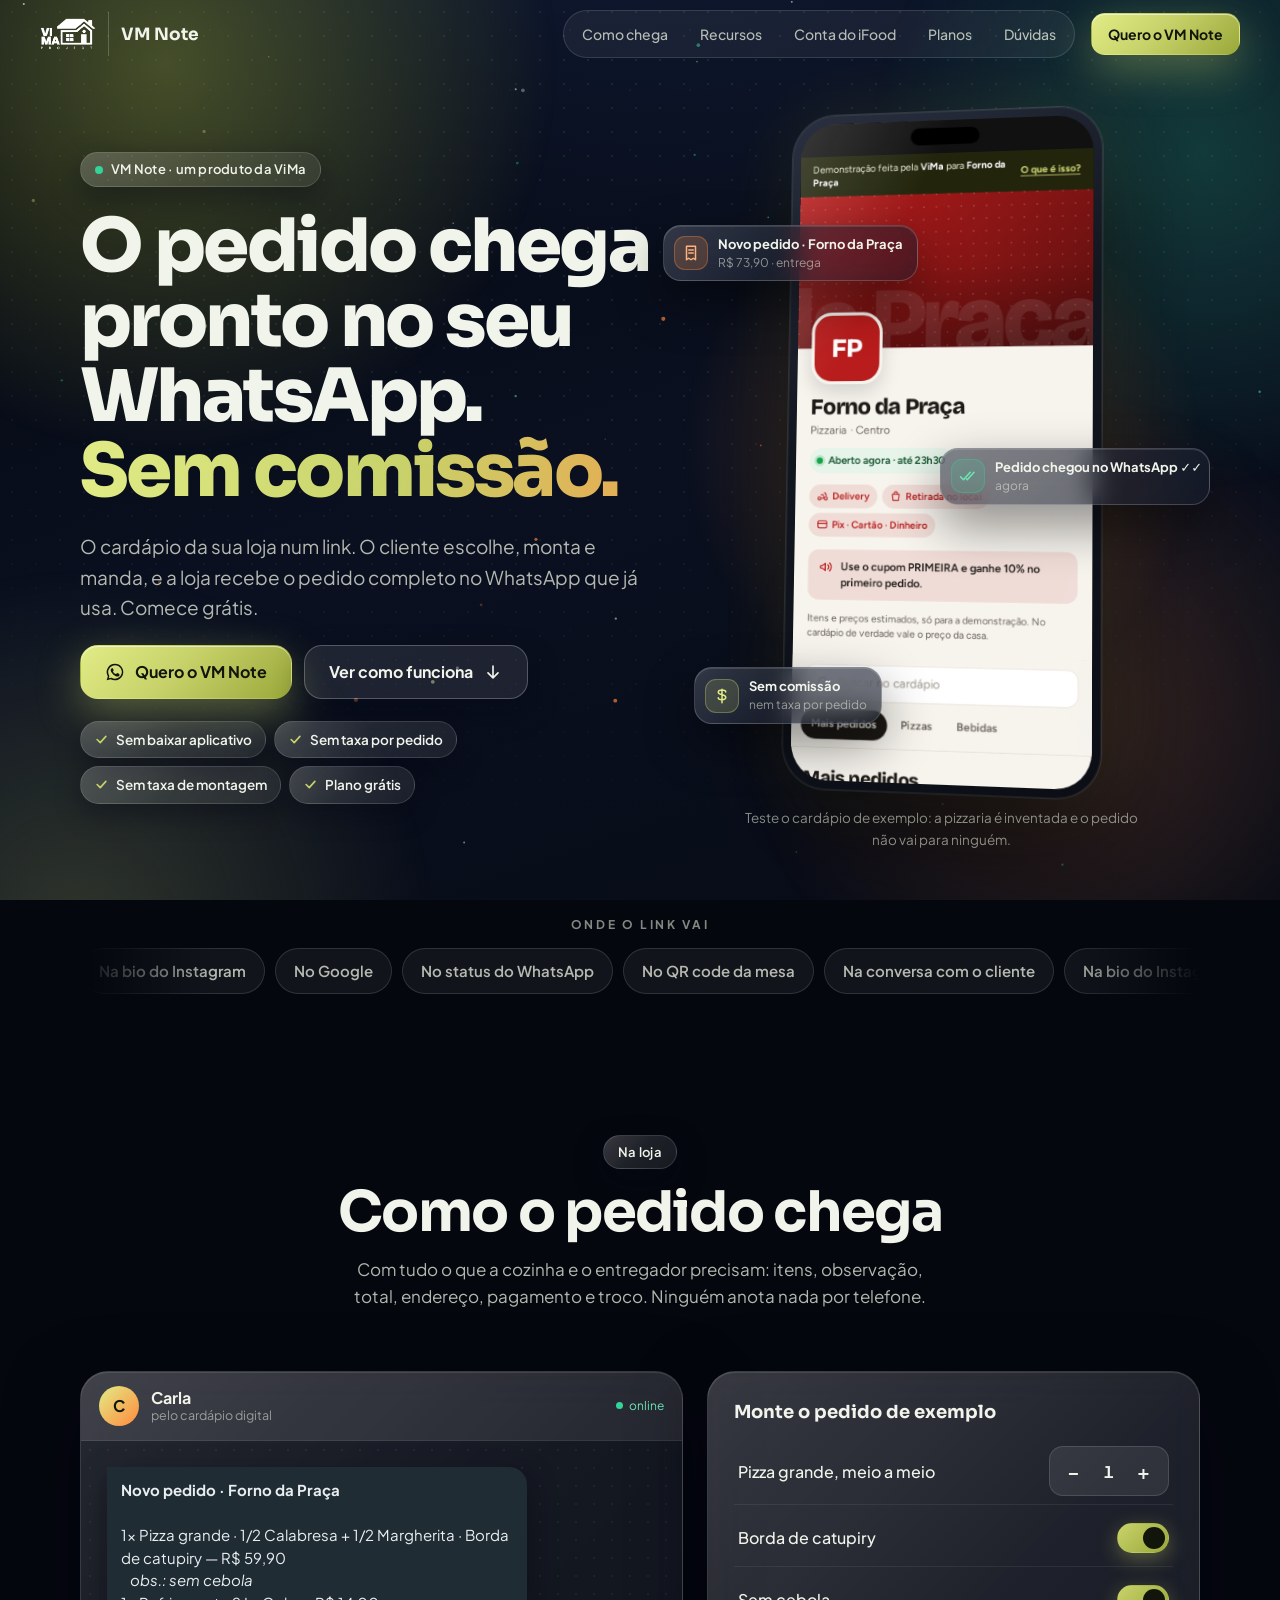
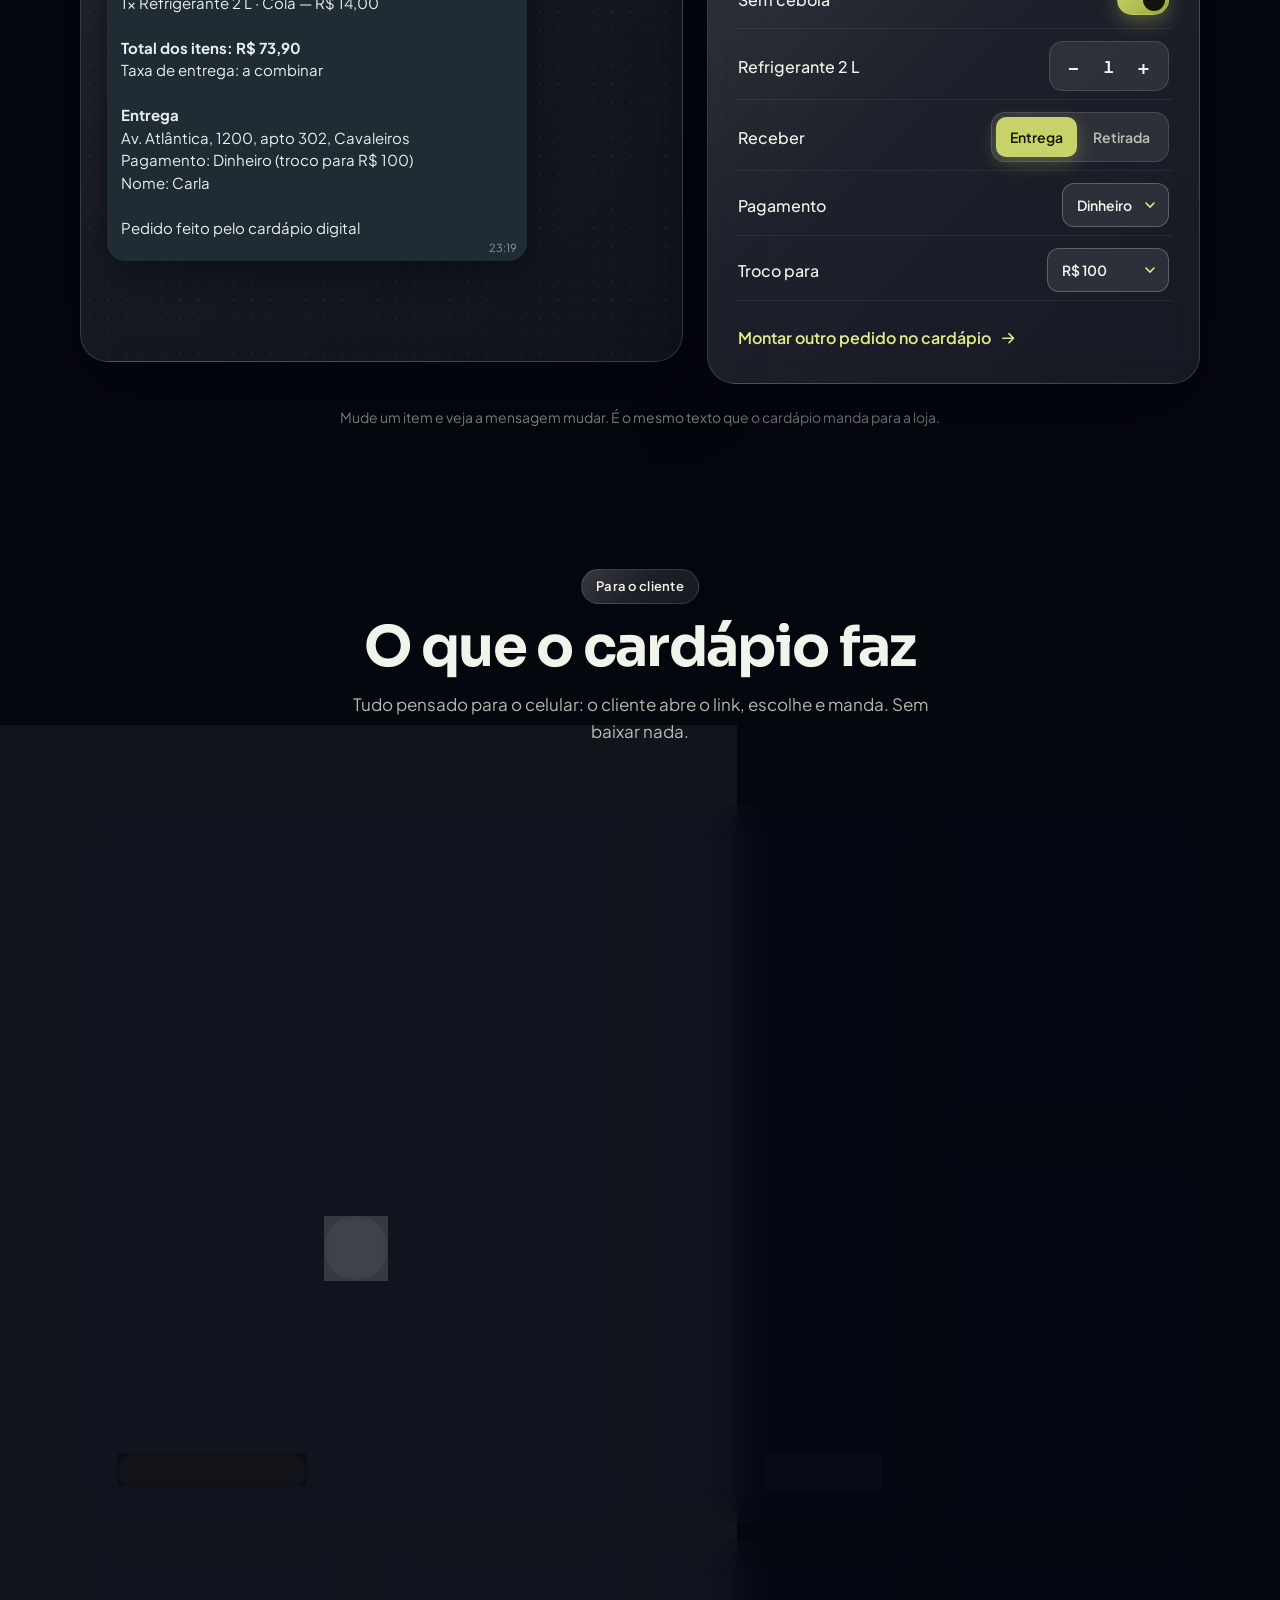
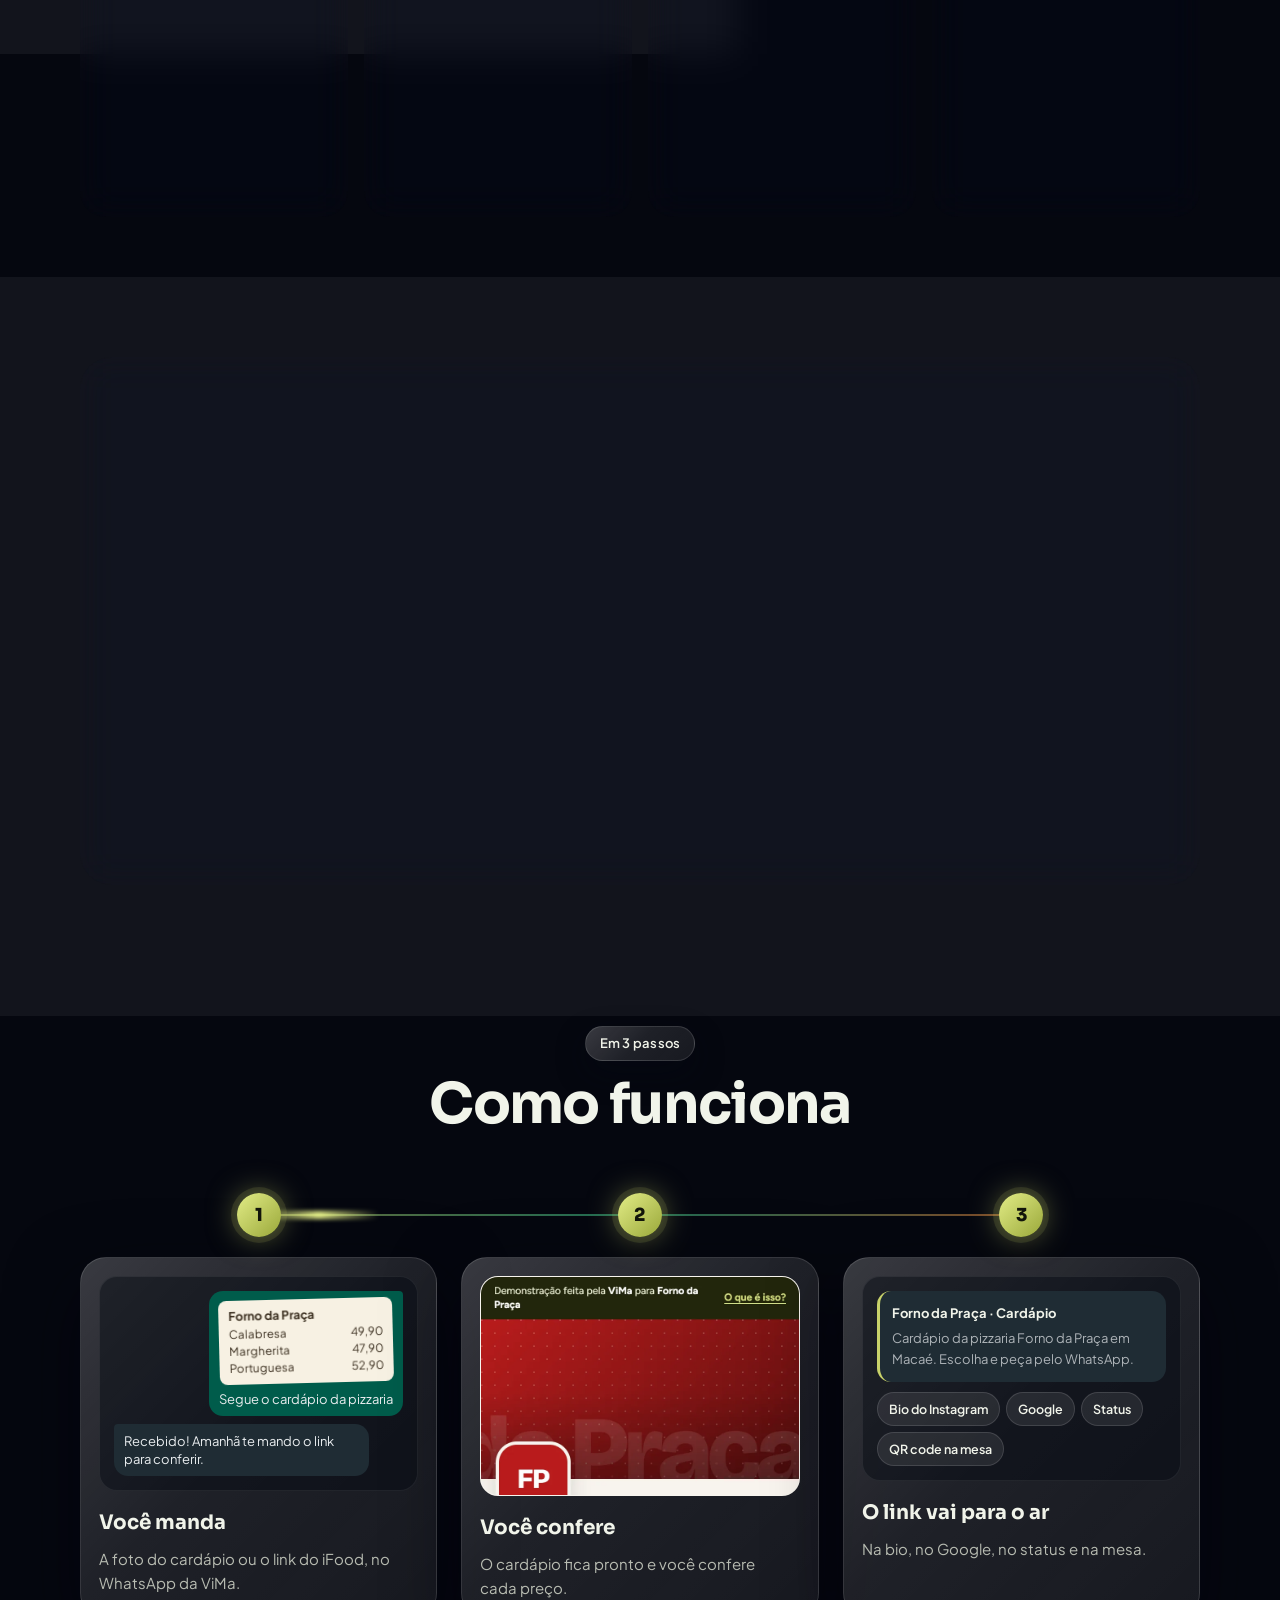
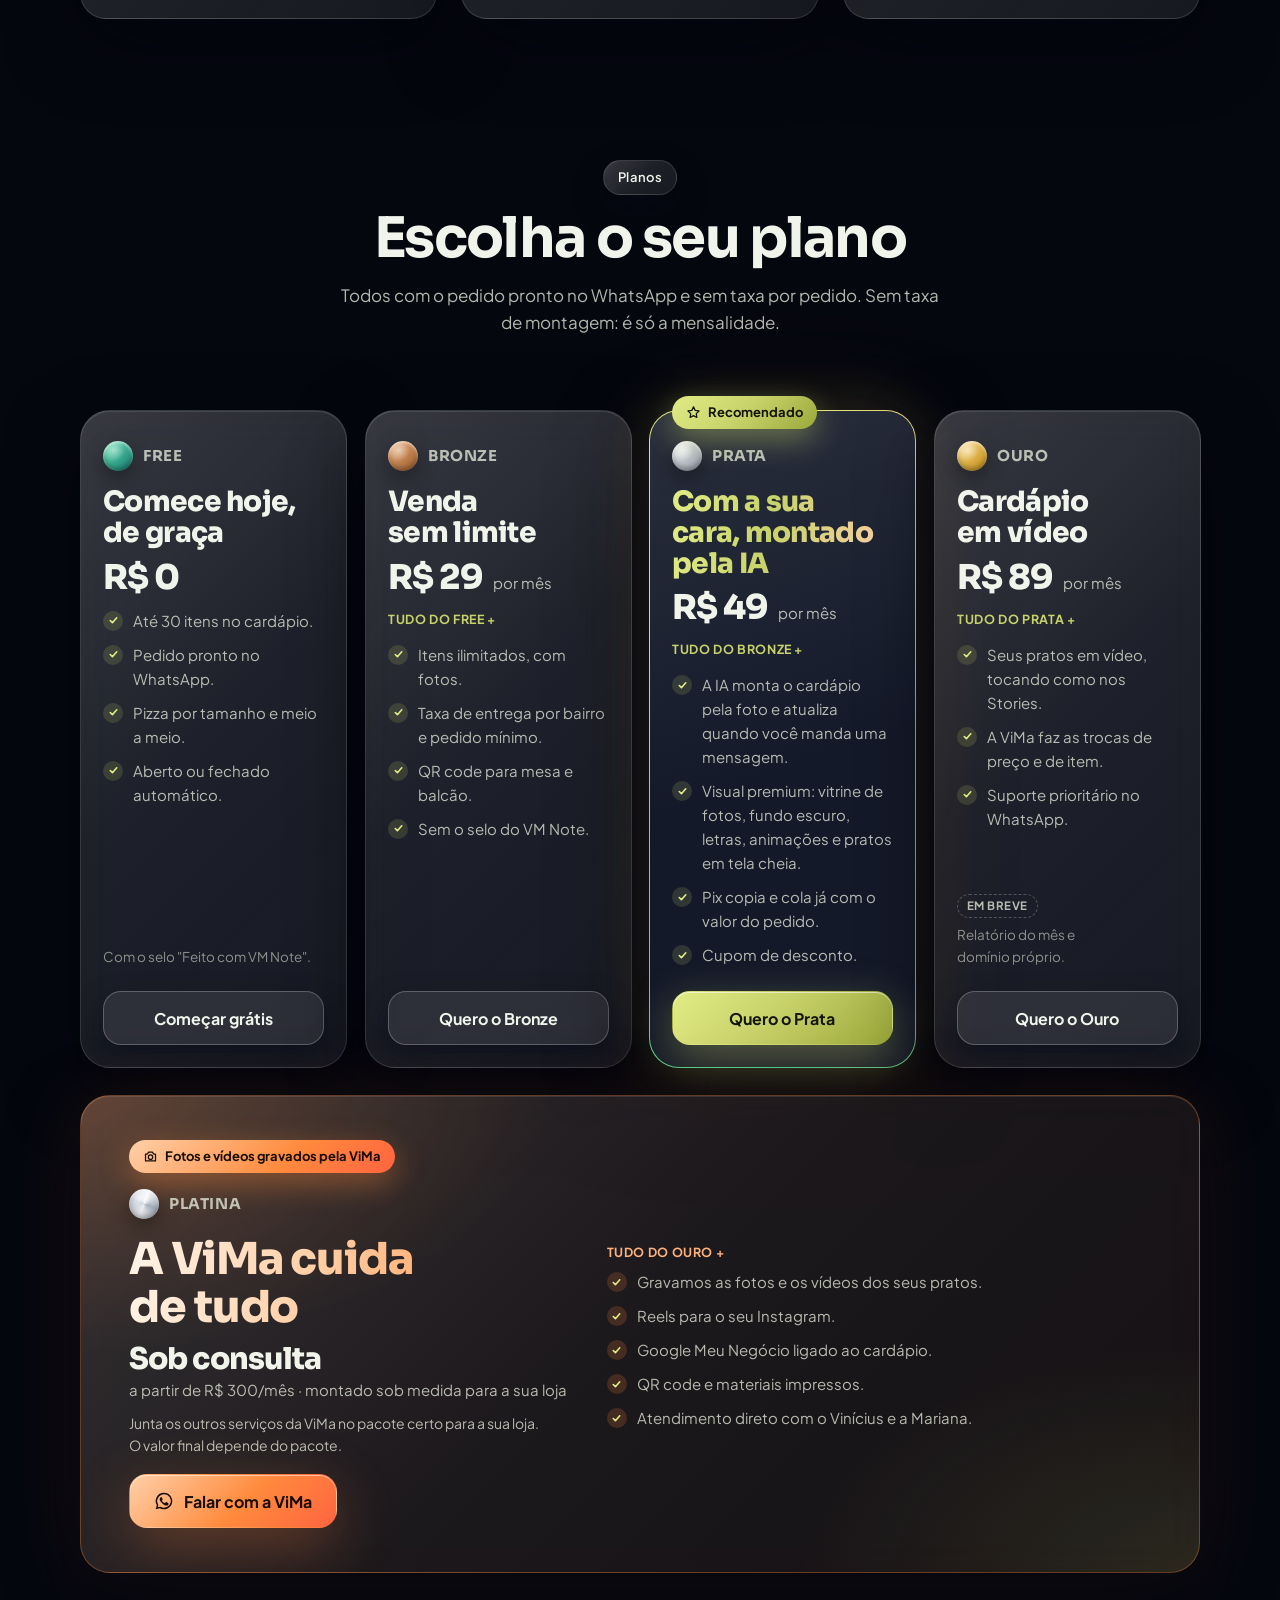
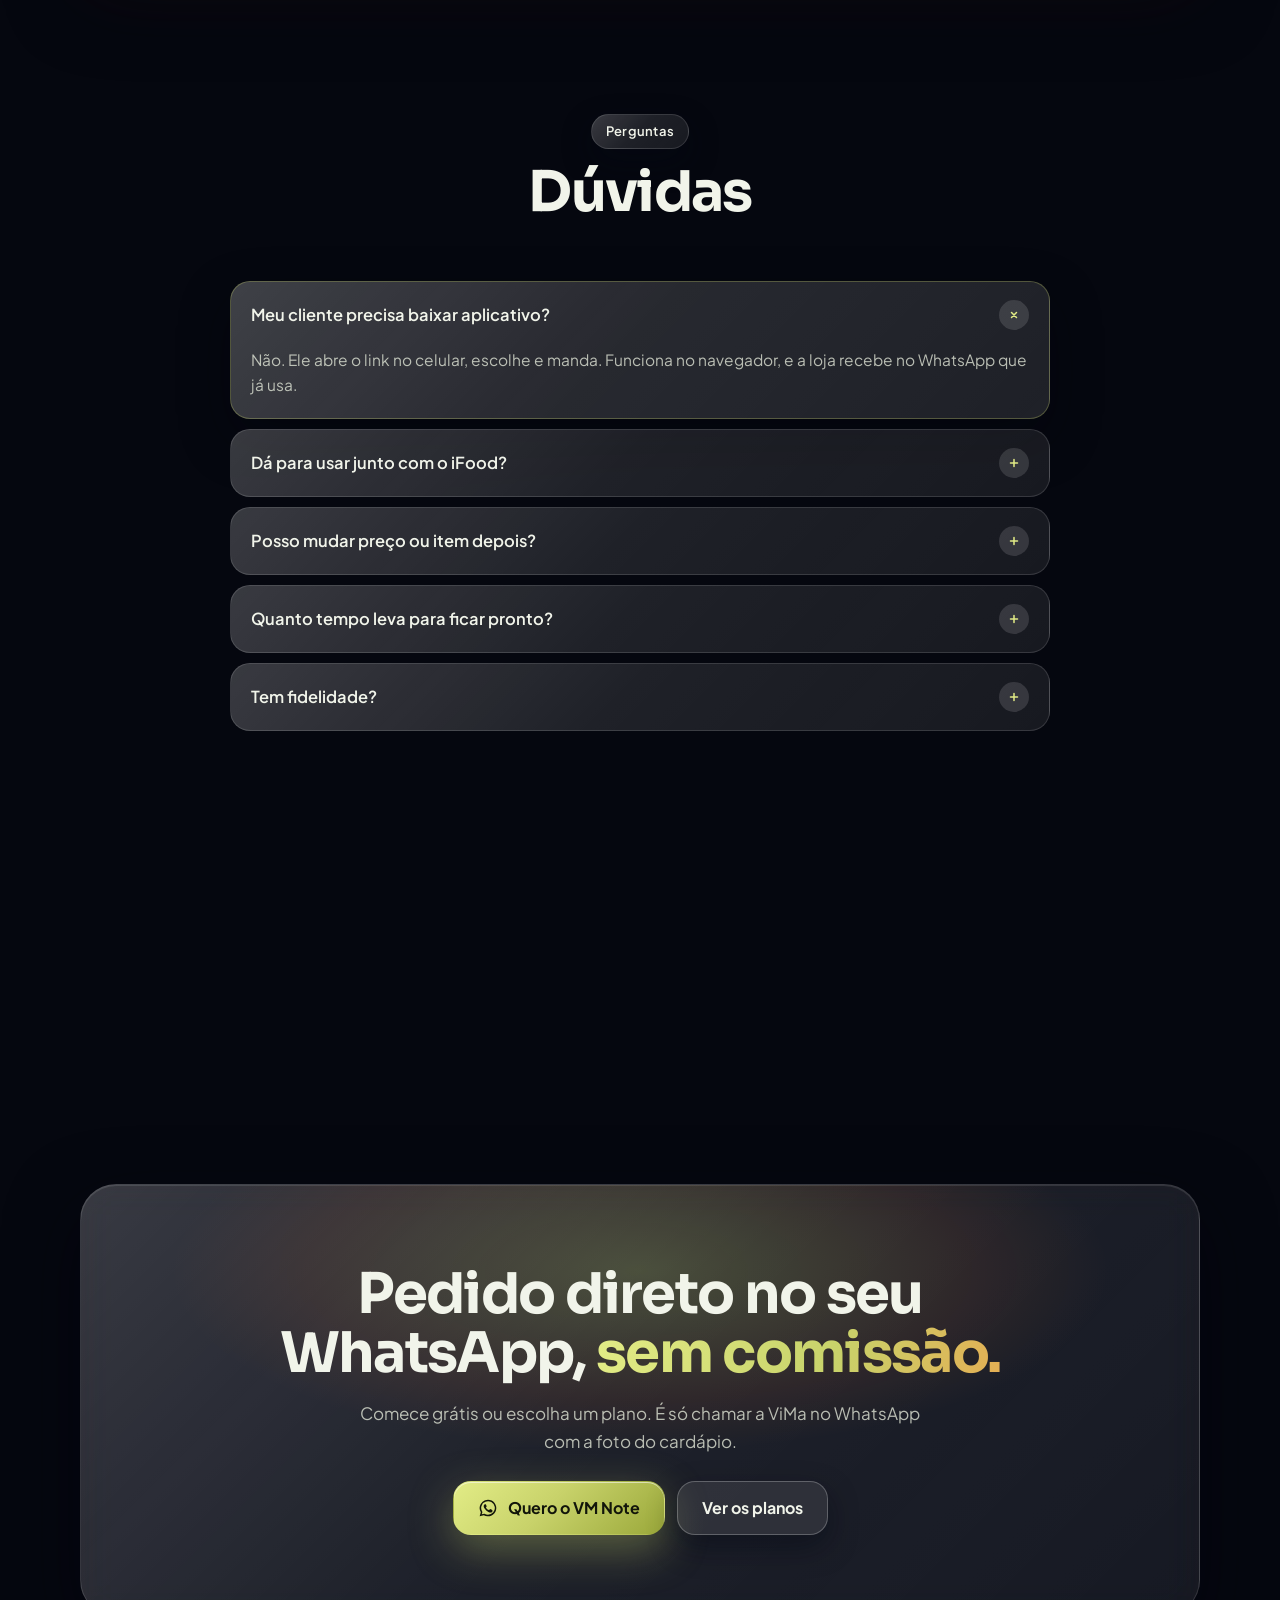
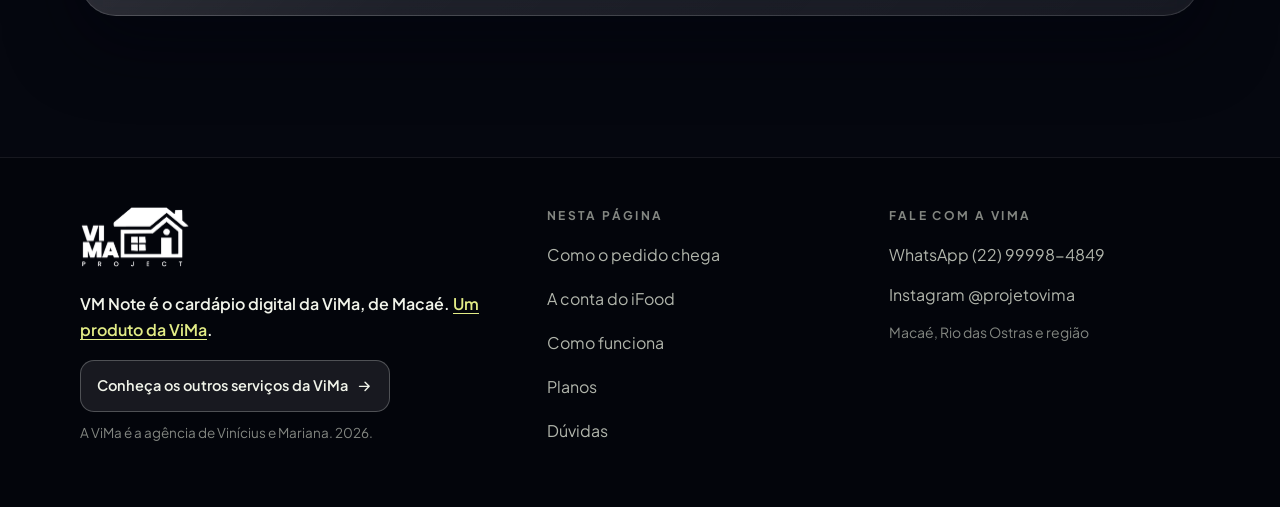
<file: vmnote/index.html>
<!doctype html>
<html lang="pt-BR">
<head>
<meta charset="utf-8">
<meta name="viewport" content="width=device-width, initial-scale=1, viewport-fit=cover">
<title>VM Note: cardápio digital com pedido no WhatsApp | ViMa</title>
<meta name="description" content="O cardápio da sua loja num link. O cliente monta o pedido e ele chega pronto no WhatsApp da loja, sem comissão. Tem plano grátis. Feito pela ViMa, em Macaé.">
<link rel="canonical" href="https://coldxx.github.io/vima/vmnote/">
<meta name="theme-color" content="#05070f">
<meta property="og:type" content="website">
<meta property="og:locale" content="pt_BR">
<meta property="og:site_name" content="ViMa">
<meta property="og:title" content="VM Note: o pedido chega pronto no seu WhatsApp, sem comissão">
<meta property="og:description" content="Cardápio digital da sua loja num link, com fotos, preços e pizza de dois sabores. O pedido chega pronto no WhatsApp. Tem plano grátis. Feito pela ViMa, em Macaé.">
<meta property="og:url" content="https://coldxx.github.io/vima/vmnote/">
<meta property="og:image" content="https://coldxx.github.io/vima/vmnote/assets/og.png">
<meta property="og:image:width" content="1200">
<meta property="og:image:height" content="630">
<meta name="twitter:card" content="summary_large_image">
<link rel="icon" type="image/png" sizes="32x32" href="favicon-32.png">
<link rel="apple-touch-icon" href="apple-touch-icon.png">
<link rel="preconnect" href="https://fonts.googleapis.com">
<link rel="preconnect" href="https://fonts.gstatic.com" crossorigin>
<link rel="stylesheet" href="https://fonts.googleapis.com/css2?family=Plus+Jakarta+Sans:wght@400;500;600;700&family=Sora:wght@600;700;800&display=swap">
<link rel="stylesheet" href="assets/estilo-v2.css">
</head>
<body>
<a class="pular" href="#chega">Pular para o conteúdo</a>

<!-- o céu: azul-noite, aurora lenta e grade de pontinhos (só enfeite) -->
<div class="ceu" aria-hidden="true"><i class="a1"></i><i class="a2"></i><i class="a3"></i><i class="a4"></i></div>
<canvas class="particulas" aria-hidden="true"></canvas>

<header class="barra" id="barra">
  <div class="barra-dentro">
    <!-- a página mora dentro do site da ViMa (coldxx.github.io/vima/vmnote/): a logo leva para o site da ViMa -->
    <div class="marca">
      <a class="marca-vima" href="../" title="Um produto da ViMa"><img src="assets/vima-logo-branca.png" width="439" height="249" alt="ViMa, site da agência"></a>
      <a class="marca-nome" href="#topo">VM Note</a>
    </div>
    <nav class="barra-nav" aria-label="Nesta página">
      <a href="#chega">Como chega</a>
      <a href="#faz">Recursos</a>
      <a href="#conta">Conta do iFood</a>
      <a href="#planos">Planos</a>
      <a href="#duvidas">Dúvidas</a>
    </nav>
    <a class="botao brilho pequeno" href="https://wa.me/5522999984849?text=Oi!%20Quero%20o%20VM%20Note%20para%20a%20minha%20loja." target="_blank" rel="noopener">Quero o VM Note</a>
  </div>
</header>

<main>

<!-- TOPO -->
<section class="heroi" id="topo" aria-labelledby="heroi-t">
  <div class="heroi-txt">
    <a class="selo-vidro selo-link" href="../" data-revela><i class="ponto-vivo"></i>VM Note · um produto da ViMa</a>
    <h1 id="heroi-t" data-revela>O pedido chega pronto no seu WhatsApp. <span class="grad">Sem comissão.</span></h1>
    <p class="lead" data-revela>O cardápio da sua loja num link. O cliente escolhe, monta e manda, e a loja recebe o pedido completo no WhatsApp que já usa. Comece grátis.</p>
    <div class="acoes" data-revela>
      <a class="botao brilho" href="https://wa.me/5522999984849?text=Oi!%20Quero%20o%20VM%20Note%20para%20a%20minha%20loja." target="_blank" rel="noopener"><svg class="ic" viewBox="0 0 24 24" aria-hidden="true"><path fill="currentColor" stroke="none" d="M12 2a10 10 0 0 0-8.6 15.1L2 22l5-1.3A10 10 0 1 0 12 2Zm0 18.2a8.2 8.2 0 0 1-4.2-1.2l-.3-.2-3 .8.8-2.9-.2-.3A8.2 8.2 0 1 1 12 20.2Zm4.5-6.1c-.2-.1-1.5-.7-1.7-.8-.2-.1-.4-.1-.6.1l-.8 1c-.1.2-.3.2-.5.1a6.7 6.7 0 0 1-3.3-2.9c-.3-.4.3-.4.7-1.4.1-.2 0-.3 0-.5l-.8-1.8c-.2-.5-.4-.4-.6-.4h-.5a1 1 0 0 0-.7.3 3 3 0 0 0-.9 2.2 5.2 5.2 0 0 0 1.1 2.7 11.8 11.8 0 0 0 4.5 4c1.7.7 2.4.8 3.2.6.5-.1 1.5-.6 1.7-1.2.2-.6.2-1.1.2-1.2l-.5-.3Z"/></svg><span>Quero o VM Note</span></a>
      <a class="botao vidro" href="#chega"><span>Ver como funciona</span><svg class="ic" viewBox="0 0 24 24" aria-hidden="true"><path d="M12 5v14M6 13l6 6 6-6"/></svg></a>
    </div>
    <ul class="chips" aria-label="Em resumo" data-revela>
      <li><svg class="ic" viewBox="0 0 24 24" aria-hidden="true"><path d="m5 12 5 5 9-10"/></svg>Sem baixar aplicativo</li>
      <li><svg class="ic" viewBox="0 0 24 24" aria-hidden="true"><path d="m5 12 5 5 9-10"/></svg>Sem taxa por pedido</li>
      <li><svg class="ic" viewBox="0 0 24 24" aria-hidden="true"><path d="m5 12 5 5 9-10"/></svg>Sem taxa de montagem</li>
      <li><svg class="ic" viewBox="0 0 24 24" aria-hidden="true"><path d="m5 12 5 5 9-10"/></svg>Plano grátis</li>
    </ul>
  </div>

  <div class="palco" data-revela>
    <div class="flutua">
      <div class="celular" id="celular">
        <div class="tela">
          <iframe src="exemplo/" title="Cardápio de exemplo da pizzaria Forno da Praça, que é inventada" loading="eager"></iframe>
        </div>
        <a class="testar" href="exemplo/" data-abrir-exemplo><span>Toque para testar</span></a>
        <i class="reflexo" aria-hidden="true"></i>
      </div>
    </div>
    <div class="bolha b1" aria-hidden="true">
      <span class="bolha-ic laranja"><svg class="ic" viewBox="0 0 24 24"><path d="M6 3h12v18l-3-2-3 2-3-2-3 2Z"/><path d="M9 8h6M9 12h6"/></svg></span>
      <span><b>Novo pedido · Forno da Praça</b><small>R$ 73,90 · entrega</small></span>
    </div>
    <div class="bolha b2" aria-hidden="true">
      <span class="bolha-ic verde"><svg class="ic" viewBox="0 0 24 24"><path d="m2 13 4 4 9-10M10 16l1 1 9-10"/></svg></span>
      <span><b>Pedido chegou no WhatsApp ✓✓</b><small>agora</small></span>
    </div>
    <div class="bolha b3" aria-hidden="true">
      <span class="bolha-ic lima"><svg class="ic" viewBox="0 0 24 24"><path d="M12 3v18M17 6.5c0-1.4-2.2-2.5-5-2.5S7 5.1 7 7s2 2.6 5 3.2 5 1.6 5 3.6-2.2 3.2-5 3.2-5-1.2-5-2.7"/></svg></span>
      <span><b>Sem comissão</b><small>nem taxa por pedido</small></span>
    </div>
    <p class="palco-nota">Teste o cardápio de exemplo: a pizzaria é inventada e o pedido não vai para ninguém.</p>
  </div>
</section>

<!-- ONDE O LINK VAI -->
<section class="onde" aria-label="Onde o link vai">
  <p class="onde-t">Onde o link vai</p>
  <div class="onde-trilho">
    <ul>
      <li>Na bio do Instagram</li>
      <li>No Google</li>
      <li>No status do WhatsApp</li>
      <li>No QR code da mesa</li>
      <li>Na conversa com o cliente</li>
    </ul>
    <ul aria-hidden="true">
      <li>Na bio do Instagram</li>
      <li>No Google</li>
      <li>No status do WhatsApp</li>
      <li>No QR code da mesa</li>
      <li>Na conversa com o cliente</li>
    </ul>
  </div>
</section>

<!-- COMO O PEDIDO CHEGA -->
<section class="secao chega" id="chega" aria-labelledby="chega-t">
  <div class="cab">
    <p class="selo-vidro" data-revela>Na loja</p>
    <h2 id="chega-t" data-revela>Como o pedido chega</h2>
    <p data-revela>Com tudo o que a cozinha e o entregador precisam: itens, observação, total, endereço, pagamento e troco. Ninguém anota nada por telefone.</p>
  </div>

  <div class="chega-grade">
    <div class="zap vidro-forte" id="zap" data-revela>
      <div class="zap-topo">
        <span class="avatar" aria-hidden="true">C</span>
        <span class="zap-quem"><b>Carla</b><small>pelo cardápio digital</small></span>
        <span class="zap-on"><i></i>online</span>
      </div>
      <div class="zap-fundo">
        <div class="digitando" aria-hidden="true"><i></i><i></i><i></i></div>
        <div class="balao" id="balao">
          <div class="balao-txt" id="balao-txt" aria-live="polite"><span class="lin"><b>Novo pedido · Forno da Praça</b></span><span class="lin"> </span><span class="lin">1x Pizza grande · 1/2 Calabresa + 1/2 Margherita · Borda de catupiry — R$ 59,90</span><span class="lin"><i>   obs.: sem cebola</i></span><span class="lin">1x Refrigerante 2 L · Cola — R$ 14,00</span><span class="lin"> </span><span class="lin"><b>Total dos itens: R$ 73,90</b></span><span class="lin">Taxa de entrega: a combinar</span><span class="lin"> </span><span class="lin"><b>Entrega</b></span><span class="lin">Av. Atlântica, 1200, apto 302, Cavaleiros</span><span class="lin">Pagamento: Dinheiro (troco para R$ 100)</span><span class="lin">Nome: Carla</span><span class="lin"> </span><span class="lin">Pedido feito pelo cardápio digital</span></div>
          <span class="hora" id="hora">20:15</span>
        </div>
      </div>
    </div>

    <form class="controles vidro-forte" aria-label="Monte o pedido de exemplo" onsubmit="return false" data-revela>
      <p class="controles-t">Monte o pedido de exemplo</p>
      <div class="linha-c">
        <span id="r-pizza">Pizza grande, meio a meio</span>
        <span class="passo" role="group" aria-labelledby="r-pizza">
          <button type="button" data-menos="pizza" aria-label="Uma pizza a menos">−</button>
          <output data-qtd="pizza">1</output>
          <button type="button" data-mais="pizza" aria-label="Uma pizza a mais">+</button>
        </span>
      </div>
      <label class="linha-c"><span>Borda de catupiry</span><input type="checkbox" class="chave" data-campo="borda" checked></label>
      <label class="linha-c"><span>Sem cebola</span><input type="checkbox" class="chave" data-campo="obs" checked></label>
      <div class="linha-c">
        <span id="r-refri">Refrigerante 2 L</span>
        <span class="passo" role="group" aria-labelledby="r-refri">
          <button type="button" data-menos="refri" aria-label="Um refrigerante a menos">−</button>
          <output data-qtd="refri">1</output>
          <button type="button" data-mais="refri" aria-label="Um refrigerante a mais">+</button>
        </span>
      </div>
      <div class="linha-c">
        <span id="r-tipo">Receber</span>
        <span class="seg" role="group" aria-labelledby="r-tipo">
          <button type="button" data-tipo="entrega" aria-pressed="true">Entrega</button>
          <button type="button" data-tipo="retirada" aria-pressed="false">Retirada</button>
        </span>
      </div>
      <label class="linha-c"><span>Pagamento</span>
        <select data-campo="pag"><option>Pix</option><option>Cartão</option><option selected>Dinheiro</option></select>
      </label>
      <label class="linha-c" data-so-dinheiro><span>Troco para</span>
        <select data-campo="troco"><option value="">Sem troco</option><option value="100" selected>R$ 100</option><option value="150">R$ 150</option><option value="200">R$ 200</option></select>
      </label>
      <a class="link-seta" href="#topo" data-abrir-exemplo>Montar outro pedido no cardápio <svg class="ic" viewBox="0 0 24 24" aria-hidden="true"><path d="M5 12h14M13 6l6 6-6 6"/></svg></a>
    </form>
  </div>
  <p class="nota-centro" data-revela>Mude um item e veja a mensagem mudar. É o mesmo texto que o cardápio manda para a loja.</p>
</section>

<!-- O QUE O CARDÁPIO FAZ -->
<section class="secao faz" id="faz" aria-labelledby="faz-t">
  <div class="cab">
    <p class="selo-vidro" data-revela>Para o cliente</p>
    <h2 id="faz-t" data-revela>O que o cardápio faz</h2>
    <p data-revela>Tudo pensado para o celular: o cliente abre o link, escolhe e manda. Sem baixar nada.</p>
  </div>

  <div class="bento">
    <article class="cartao c-video" data-tilt data-revela>
      <div class="cartao-cab">
        <span class="icone laranja"><svg class="ic" viewBox="0 0 24 24" aria-hidden="true"><rect x="3" y="5" width="13" height="14" rx="3"/><path d="m16 10 5-3v10l-5-3"/></svg></span>
        <span class="novo">Plano Ouro</span>
      </div>
      <h3>Cardápio em vídeo</h3>
      <p>O cliente vê o prato sendo feito, como nos Stories, em tela cheia no celular.</p>
      <div class="story" aria-hidden="true">
        <div class="story-barras"><i class="cheia"></i><i class="enchendo"></i><i></i></div>
        <div class="story-luz"></div>
        <span class="story-play"><svg viewBox="0 0 24 24"><path d="M8 5v14l11-7Z" fill="currentColor"/></svg></span>
        <span class="story-leg"><b>Calabresa</b> saindo do forno</span>
      </div>
    </article>

    <article class="cartao c-pizza" data-tilt data-revela>
      <div class="cartao-cab">
        <span class="icone lima"><svg class="ic" viewBox="0 0 24 24" aria-hidden="true"><circle cx="12" cy="12" r="9"/><path d="M12 3v18"/><circle cx="8" cy="10" r=".8" fill="currentColor"/><circle cx="16" cy="14" r=".8" fill="currentColor"/></svg></span>
      </div>
      <h3>Pizza meio a meio</h3>
      <p>Tamanho, até 2 sabores e borda, com contador. Vale o preço do sabor mais caro.</p>
      <div class="print" aria-hidden="true">
        <img src="assets/img/pizza-dois-sabores.webp" width="780" height="1688" alt="" loading="lazy" decoding="async">
        <span class="contador"><b>2</b> de 2 sabores</span>
      </div>
    </article>

    <article class="cartao c-status" data-tilt data-revela>
      <div class="cartao-cab">
        <span class="icone esmeralda"><svg class="ic" viewBox="0 0 24 24" aria-hidden="true"><circle cx="12" cy="12" r="9"/><path d="M12 7v5l3 2"/></svg></span>
      </div>
      <h3>Aberto ou fechado, sozinho</h3>
      <p>Pelo horário da loja. Fora dele, aparece a hora que abre.</p>
      <div class="mini" aria-hidden="true"><span class="pilula-status"><i></i><span data-status>Aberto agora · até 23h30</span></span></div>
    </article>

    <article class="cartao c-cara" data-tilt data-revela>
      <div class="cartao-cab">
        <span class="icone lima"><svg class="ic" viewBox="0 0 24 24" aria-hidden="true"><circle cx="12" cy="12" r="9"/><path d="M12 3a9 9 0 0 0 0 18Z" fill="currentColor"/></svg></span>
      </div>
      <h3>A cara da sua loja</h3>
      <p>Fundo claro ou escuro, a letra, a vitrine de fotos, sua logo e suas cores. Sem marca de outra empresa no link.</p>
      <div class="mini temas" aria-hidden="true">
        <span class="tema claro"><b>Aa</b><i></i><i></i><i></i></span>
        <span class="tema escuro"><b>Aa</b><i></i><i></i><i></i></span>
      </div>
    </article>

    <article class="cartao c-pequeno" data-tilt data-revela>
      <div class="cartao-cab">
        <span class="icone laranja"><svg class="ic" viewBox="0 0 24 24" aria-hidden="true"><path d="M6 3h12v18l-3-2-3 2-3-2-3 2Z"/><path d="M9 8h6M9 12h6"/></svg></span>
      </div>
      <h3>O total na hora</h3>
      <p>Sem conta de cabeça.</p>
      <div class="mini" aria-hidden="true"><span class="barra-pedido"><b>2</b>Ver meu pedido<span>R$ 73,90</span></span></div>
    </article>

    <article class="cartao c-pequeno" data-tilt data-revela>
      <div class="cartao-cab">
        <span class="icone esmeralda"><svg class="ic" viewBox="0 0 24 24" aria-hidden="true"><rect x="4" y="11" width="16" height="10" rx="2"/><path d="M8 11V7a4 4 0 0 1 7.5-2"/></svg></span>
      </div>
      <h3>Sem cadastro</h3>
      <p>Sem conta e sem senha.</p>
      <div class="mini" aria-hidden="true"><span class="riscos"><s>Criar conta</s><s>Senha</s></span></div>
    </article>

    <article class="cartao c-pequeno" data-tilt data-revela>
      <div class="cartao-cab">
        <span class="icone lima"><svg class="ic" viewBox="0 0 24 24" aria-hidden="true"><path d="M3 7h11v9H3zM14 10h4l3 3v3h-7"/><circle cx="7" cy="18" r="2"/><circle cx="17" cy="18" r="2"/></svg></span>
      </div>
      <h3>Entrega ou retirada</h3>
      <p>Com endereço, pagamento e troco.</p>
      <div class="mini" aria-hidden="true"><span class="seg-mini"><span class="on">Entrega</span><span>Retirada</span></span></div>
    </article>

    <article class="cartao c-pequeno" data-tilt data-revela>
      <div class="cartao-cab">
        <span class="icone laranja"><svg class="ic" viewBox="0 0 24 24" aria-hidden="true"><circle cx="11" cy="11" r="7"/><path d="m20 20-3.5-3.5"/></svg></span>
      </div>
      <h3>Busca</h3>
      <p>O cliente digita e acha o sabor.</p>
      <div class="mini" aria-hidden="true"><span class="busca-mini"><span class="campo-b">calab<i></i></span><span class="achado">Calabresa</span></span></div>
    </article>
  </div>
</section>

<!-- A CONTA DO IFOOD -->
<section class="secao conta" id="conta" aria-labelledby="conta-t">
  <div class="conta-painel vidro-forte" data-revela>
    <div class="conta-entrada">
      <p class="selo-vidro">Faça a conta</p>
      <h2 id="conta-t">A conta do iFood</h2>
      <label class="venda" for="venda-n">Quanto a loja vende por mês no iFood?</label>
      <span class="venda-num"><span aria-hidden="true">R$</span><input id="venda-n" type="text" inputmode="numeric" autocomplete="off" value="10.000" aria-describedby="venda-ajuda"></span>
      <input type="range" id="venda-r" min="1000" max="60000" step="500" value="10000" aria-label="Venda por mês no iFood, em reais">
      <p id="venda-ajuda" class="miudo">Arraste ou digite o valor. A conta é feita aqui, nada é enviado.</p>
    </div>

    <div class="cifras">
      <div class="cifra c-ifood">
        <p class="cifra-n"><span data-c="min">R$ 1.200</span> <span class="ate">a <span data-c="max">R$ 2.700</span></span></p>
        <p class="cifra-l">por mês vão para o iFood em comissão. A taxa vai de 12% a 27% do pedido, conforme o plano da loja. Confira no seu contrato.</p>
      </div>
      <div class="cifra c-vm">
        <p class="cifra-n">R$ 49</p>
        <p class="cifra-l">por mês no VM Note Prata, o plano recomendado, venda quanto vender.</p>
      </div>
      <div class="cifra c-ano">
        <p class="cifra-n"><span data-c="ano">R$ 13.812</span></p>
        <p class="cifra-l">a menos por ano, se esses pedidos viessem pelo seu link. A conta usa a taxa mais baixa e já desconta os R$ 49.</p>
      </div>
    </div>
  </div>
</section>

<!-- COMO FUNCIONA -->
<section class="secao como" id="como" aria-labelledby="como-t">
  <div class="cab">
    <p class="selo-vidro" data-revela>Em 3 passos</p>
    <h2 id="como-t" data-revela>Como funciona</h2>
  </div>
  <ol class="passos">
    <li class="passo-c" data-revela>
      <span class="no" aria-hidden="true">1</span>
      <div class="passo-cartao">
        <div class="passo-vis" aria-hidden="true">
          <div class="zap-c">
            <div class="msg sai">
              <div class="papel"><b>Forno da Praça</b><span>Calabresa <i>49,90</i></span><span>Margherita <i>47,90</i></span><span>Portuguesa <i>52,90</i></span></div>
              Segue o cardápio da pizzaria
            </div>
            <div class="msg entra">Recebido! Amanhã te mando o link para conferir.</div>
          </div>
        </div>
        <h3>Você manda</h3>
        <p>A foto do cardápio ou o link do iFood, no WhatsApp da ViMa.</p>
      </div>
    </li>
    <li class="passo-c" data-revela>
      <span class="no" aria-hidden="true">2</span>
      <div class="passo-cartao">
        <div class="passo-vis foto" aria-hidden="true">
          <img src="assets/img/cardapio-topo.webp" width="780" height="1688" alt="" loading="lazy" decoding="async">
        </div>
        <h3>Você confere</h3>
        <p>O cardápio fica pronto e você confere cada preço.</p>
      </div>
    </li>
    <li class="passo-c" data-revela>
      <span class="no" aria-hidden="true">3</span>
      <div class="passo-cartao">
        <div class="passo-vis" aria-hidden="true">
          <div class="previa"><b>Forno da Praça · Cardápio</b><span>Cardápio da pizzaria Forno da Praça em Macaé. Escolha e peça pelo WhatsApp.</span></div>
          <ul class="lugares"><li>Bio do Instagram</li><li>Google</li><li>Status</li><li>QR code na mesa</li></ul>
        </div>
        <h3>O link vai para o ar</h3>
        <p>Na bio, no Google, no status e na mesa.</p>
      </div>
    </li>
  </ol>
</section>

<!-- PLANOS -->
<section class="secao planos" id="planos" aria-labelledby="planos-t">
  <div class="cab">
    <p class="selo-vidro" data-revela>Planos</p>
    <h2 id="planos-t" data-revela>Escolha o seu plano</h2>
    <p data-revela>Todos com o pedido pronto no WhatsApp e sem taxa por pedido. Sem taxa de montagem: é só a mensalidade.</p>
  </div>

  <div class="planos-abas" role="group" aria-label="Ir para o plano" data-revela>
    <button type="button" data-ir="0">Free</button>
    <button type="button" data-ir="1">Bronze</button>
    <button type="button" data-ir="2">Prata</button>
    <button type="button" data-ir="3">Ouro</button>
  </div>

  <div class="planos-trilho" id="planos-trilho" data-revela>
    <article class="plano" data-tilt>
      <p class="plano-nome"><span class="medalha m-free" aria-hidden="true"></span>Free</p>
      <h3 class="promessa">Comece hoje, de graça</h3>
      <p class="preco"><b>R$ 0</b></p>
      <ul class="lista-ok">
        <li>Até 30 itens no cardápio.</li>
        <li>Pedido pronto no WhatsApp.</li>
        <li>Pizza por tamanho e meio a meio.</li>
        <li>Aberto ou fechado automático.</li>
      </ul>
      <p class="nota-plano">Com o selo "Feito com VM Note".</p>
      <a class="botao vidro largo" href="https://wa.me/5522999984849?text=Oi!%20Quero%20come%C3%A7ar%20o%20VM%20Note%20gr%C3%A1tis." target="_blank" rel="noopener">Começar grátis</a>
    </article>

    <article class="plano" data-tilt>
      <p class="plano-nome"><span class="medalha m-bronze" aria-hidden="true"></span>Bronze</p>
      <h3 class="promessa">Venda sem limite</h3>
      <p class="preco"><b>R$ 29</b> <span>por mês</span></p>
      <p class="anterior">Tudo do Free +</p>
      <ul class="lista-ok">
        <li>Itens ilimitados, com fotos.</li>
        <li>Taxa de entrega por bairro e pedido mínimo.</li>
        <li>QR code para mesa e balcão.</li>
        <li>Sem o selo do VM Note.</li>
      </ul>
      <a class="botao vidro largo" href="https://wa.me/5522999984849?text=Oi!%20Quero%20o%20VM%20Note%20no%20plano%20Bronze%20(R%24%2029%20por%20m%C3%AAs)." target="_blank" rel="noopener">Quero o Bronze</a>
    </article>

    <article class="plano destaque" data-tilt>
      <p class="selo-reco"><svg class="ic" viewBox="0 0 24 24" aria-hidden="true"><path d="M12 3l2.7 5.6 6.1.9-4.4 4.3 1 6.1L12 17l-5.4 2.9 1-6.1-4.4-4.3 6.1-.9Z"/></svg>Recomendado</p>
      <p class="plano-nome"><span class="medalha m-prata" aria-hidden="true"></span>Prata</p>
      <h3 class="promessa">Com a sua cara, montado pela IA</h3>
      <p class="preco"><b>R$ 49</b> <span>por mês</span></p>
      <p class="anterior">Tudo do Bronze +</p>
      <ul class="lista-ok">
        <li>A IA monta o cardápio pela foto e atualiza quando você manda uma mensagem.</li>
        <li>Visual premium: vitrine de fotos, fundo escuro, letras, animações e pratos em tela cheia.</li>
        <li>Pix copia e cola já com o valor do pedido.</li>
        <li>Cupom de desconto.</li>
      </ul>
      <a class="botao brilho largo" href="https://wa.me/5522999984849?text=Oi!%20Quero%20o%20VM%20Note%20no%20plano%20Prata%20(R%24%2049%20por%20m%C3%AAs)." target="_blank" rel="noopener">Quero o Prata</a>
    </article>

    <article class="plano" data-tilt>
      <p class="plano-nome"><span class="medalha m-ouro" aria-hidden="true"></span>Ouro</p>
      <h3 class="promessa">Cardápio em vídeo</h3>
      <p class="preco"><b>R$ 89</b> <span>por mês</span></p>
      <p class="anterior">Tudo do Prata +</p>
      <ul class="lista-ok">
        <li>Seus pratos em vídeo, tocando como nos Stories.</li>
        <li>A ViMa faz as trocas de preço e de item.</li>
        <li>Suporte prioritário no WhatsApp.</li>
      </ul>
      <p class="em-breve"><span>Em breve</span>Relatório do mês e domínio próprio.</p>
      <a class="botao vidro largo" href="https://wa.me/5522999984849?text=Oi!%20Quero%20o%20VM%20Note%20no%20plano%20Ouro%20(R%24%2089%20por%20m%C3%AAs)." target="_blank" rel="noopener">Quero o Ouro</a>
    </article>
  </div>

  <article class="plano platina" data-revela>
    <div class="platina-txt">
      <p class="selo-quente"><svg class="ic" viewBox="0 0 24 24" aria-hidden="true"><path d="M4 8h3l2-3h6l2 3h3v11H4Z"/><circle cx="12" cy="13" r="3.5"/></svg>Fotos e vídeos gravados pela ViMa</p>
      <p class="plano-nome"><span class="medalha m-platina" aria-hidden="true"></span>Platina</p>
      <h3 class="promessa">A ViMa cuida de tudo</h3>
      <p class="preco"><b>Sob consulta</b> <span>a partir de R$ 300/mês · montado sob medida para a sua loja</span></p>
      <p class="platina-nota">Junta os outros serviços da ViMa no pacote certo para a sua loja. O valor final depende do pacote.</p>
      <a class="botao brilho quente" href="https://wa.me/5522999984849?text=Oi!%20Quero%20o%20VM%20Note%20Platina%2C%20sob%20medida%20para%20a%20minha%20loja." target="_blank" rel="noopener"><svg class="ic" viewBox="0 0 24 24" aria-hidden="true"><path fill="currentColor" stroke="none" d="M12 2a10 10 0 0 0-8.6 15.1L2 22l5-1.3A10 10 0 1 0 12 2Zm0 18.2a8.2 8.2 0 0 1-4.2-1.2l-.3-.2-3 .8.8-2.9-.2-.3A8.2 8.2 0 1 1 12 20.2Zm4.5-6.1c-.2-.1-1.5-.7-1.7-.8-.2-.1-.4-.1-.6.1l-.8 1c-.1.2-.3.2-.5.1a6.7 6.7 0 0 1-3.3-2.9c-.3-.4.3-.4.7-1.4.1-.2 0-.3 0-.5l-.8-1.8c-.2-.5-.4-.4-.6-.4h-.5a1 1 0 0 0-.7.3 3 3 0 0 0-.9 2.2 5.2 5.2 0 0 0 1.1 2.7 11.8 11.8 0 0 0 4.5 4c1.7.7 2.4.8 3.2.6.5-.1 1.5-.6 1.7-1.2.2-.6.2-1.1.2-1.2l-.5-.3Z"/></svg><span>Falar com a ViMa</span></a>
    </div>
    <div class="platina-dir">
      <p class="anterior">Tudo do Ouro +</p>
      <ul class="lista-ok platina-lista">
        <li>Gravamos as fotos e os vídeos dos seus pratos.</li>
        <li>Reels para o seu Instagram.</li>
        <li>Google Meu Negócio ligado ao cardápio.</li>
        <li>QR code e materiais impressos.</li>
        <li>Atendimento direto com o Vinícius e a Mariana.</li>
      </ul>
    </div>
  </article>
</section>

<!-- DÚVIDAS -->
<section class="secao duvidas" id="duvidas" aria-labelledby="duvidas-t">
  <div class="cab">
    <p class="selo-vidro" data-revela>Perguntas</p>
    <h2 id="duvidas-t" data-revela>Dúvidas</h2>
  </div>
  <div class="lista-d">
    <details name="duvida" open data-revela>
      <summary>Meu cliente precisa baixar aplicativo?</summary>
      <p>Não. Ele abre o link no celular, escolhe e manda. Funciona no navegador, e a loja recebe no WhatsApp que já usa.</p>
    </details>
    <details name="duvida" data-revela>
      <summary>Dá para usar junto com o iFood?</summary>
      <p>Dá. Você continua no iFood para quem te acha por lá e passa o seu link para quem já é cliente: na bio, no status e na mesa. Nesses pedidos não tem comissão.</p>
    </details>
    <details name="duvida" data-revela>
      <summary>Posso mudar preço ou item depois?</summary>
      <p>Pode, e o link continua o mesmo. No Prata, a IA atualiza quando você manda uma mensagem. No Ouro e no Platina, é só pedir no WhatsApp que a ViMa faz a troca para você.</p>
    </details>
    <details name="duvida" data-revela>
      <summary>Quanto tempo leva para ficar pronto?</summary>
      <p>Com a IA (Prata e Ouro), até 24 horas depois que a gente recebe a foto do cardápio. No Platina, o prazo depende da gravação das fotos e dos vídeos, que a gente marca com você.</p>
    </details>
    <details name="duvida" data-revela>
      <summary>Tem fidelidade?</summary>
      <p>No Free, no Bronze, no Prata e no Ouro, não: você cancela quando quiser. No Platina, o mínimo é de 6 meses, porque a gente grava as fotos e os vídeos dos seus pratos logo no começo.</p>
    </details>
    <details name="duvida" data-revela>
      <summary>Como o cliente paga?</summary>
      <p>Do jeito que a loja já recebe: Pix, cartão na entrega ou dinheiro. O pedido avisa a forma de pagamento e, se for em dinheiro, o troco. A partir do Prata, o cliente recebe o Pix copia e cola já com o valor do pedido.</p>
    </details>
    <details name="duvida" data-revela>
      <summary>E a entrega?</summary>
      <p>Continua com a loja. O pedido chega com o endereço completo, e o cliente também pode escolher retirar no local. A partir do Bronze, dá para cobrar a taxa de entrega por bairro e definir um pedido mínimo.</p>
    </details>
    <details name="duvida" data-revela>
      <summary>Tem taxa por pedido?</summary>
      <p>Não. Você paga só a mensalidade do plano, com 10 ou com 500 pedidos.</p>
    </details>
    <details name="duvida" data-revela>
      <summary>Tem taxa de montagem?</summary>
      <p>Não. Todos os planos são só por mensalidade, e o Free não custa nada.</p>
    </details>
  </div>
</section>

<!-- CHAMADA FINAL -->
<section class="secao final" aria-labelledby="final-t">
  <div class="final-painel vidro-forte" data-revela>
    <h2 id="final-t">Pedido direto no seu WhatsApp, <span class="grad">sem comissão.</span></h2>
    <p>Comece grátis ou escolha um plano. É só chamar a ViMa no WhatsApp com a foto do cardápio.</p>
    <div class="acoes centro">
      <a class="botao brilho" href="https://wa.me/5522999984849?text=Oi!%20Quero%20o%20VM%20Note%20para%20a%20minha%20loja." target="_blank" rel="noopener"><svg class="ic" viewBox="0 0 24 24" aria-hidden="true"><path fill="currentColor" stroke="none" d="M12 2a10 10 0 0 0-8.6 15.1L2 22l5-1.3A10 10 0 1 0 12 2Zm0 18.2a8.2 8.2 0 0 1-4.2-1.2l-.3-.2-3 .8.8-2.9-.2-.3A8.2 8.2 0 1 1 12 20.2Zm4.5-6.1c-.2-.1-1.5-.7-1.7-.8-.2-.1-.4-.1-.6.1l-.8 1c-.1.2-.3.2-.5.1a6.7 6.7 0 0 1-3.3-2.9c-.3-.4.3-.4.7-1.4.1-.2 0-.3 0-.5l-.8-1.8c-.2-.5-.4-.4-.6-.4h-.5a1 1 0 0 0-.7.3 3 3 0 0 0-.9 2.2 5.2 5.2 0 0 0 1.1 2.7 11.8 11.8 0 0 0 4.5 4c1.7.7 2.4.8 3.2.6.5-.1 1.5-.6 1.7-1.2.2-.6.2-1.1.2-1.2l-.5-.3Z"/></svg><span>Quero o VM Note</span></a>
      <a class="botao vidro" href="#planos"><span>Ver os planos</span></a>
    </div>
  </div>
</section>

</main>

<footer class="rodape">
  <div class="rodape-dentro">
    <div class="r-marca">
      <a class="r-logo" href="../" title="Um produto da ViMa"><img src="assets/vima-logo-branca.png" width="439" height="249" alt="ViMa, site da agência" loading="lazy" decoding="async"></a>
      <p>VM Note é o cardápio digital da ViMa, de Macaé. <a href="../">Um produto da ViMa</a>.</p>
      <a class="r-servicos" href="../">Conheça os outros serviços da ViMa <svg class="ic" viewBox="0 0 24 24" aria-hidden="true"><path d="M5 12h14M13 6l6 6-6 6"/></svg></a>
      <small>A ViMa é a agência de Vinícius e Mariana. 2026.</small>
    </div>
    <nav class="r-nav" aria-label="Rodapé">
      <p class="r-t">Nesta página</p>
      <ul>
        <li><a href="#chega">Como o pedido chega</a></li>
        <li><a href="#conta">A conta do iFood</a></li>
        <li><a href="#como">Como funciona</a></li>
        <li><a href="#planos">Planos</a></li>
        <li><a href="#duvidas">Dúvidas</a></li>
      </ul>
    </nav>
    <div class="r-contato">
      <p class="r-t">Fale com a ViMa</p>
      <a href="https://wa.me/5522999984849?text=Oi!%20Quero%20o%20VM%20Note%20para%20a%20minha%20loja." target="_blank" rel="noopener">WhatsApp (22) 99998-4849</a>
      <a href="https://instagram.com/projetovima" target="_blank" rel="noopener">Instagram @projetovima</a>
      <span>Macaé, Rio das Ostras e região</span>
    </div>
  </div>
</footer>

<dialog class="tela-cheia" id="tela-cheia" aria-label="Cardápio de exemplo em tela cheia">
  <div class="tela-cheia-barra">
    <span>Forno da Praça (exemplo)</span>
    <button type="button" data-fechar>Voltar</button>
  </div>
  <iframe title="Cardápio de exemplo em tela cheia" data-src="exemplo/"></iframe>
</dialog>

<script src="assets/pagina-v2.js" defer></script>
</body>
</html>
</file>
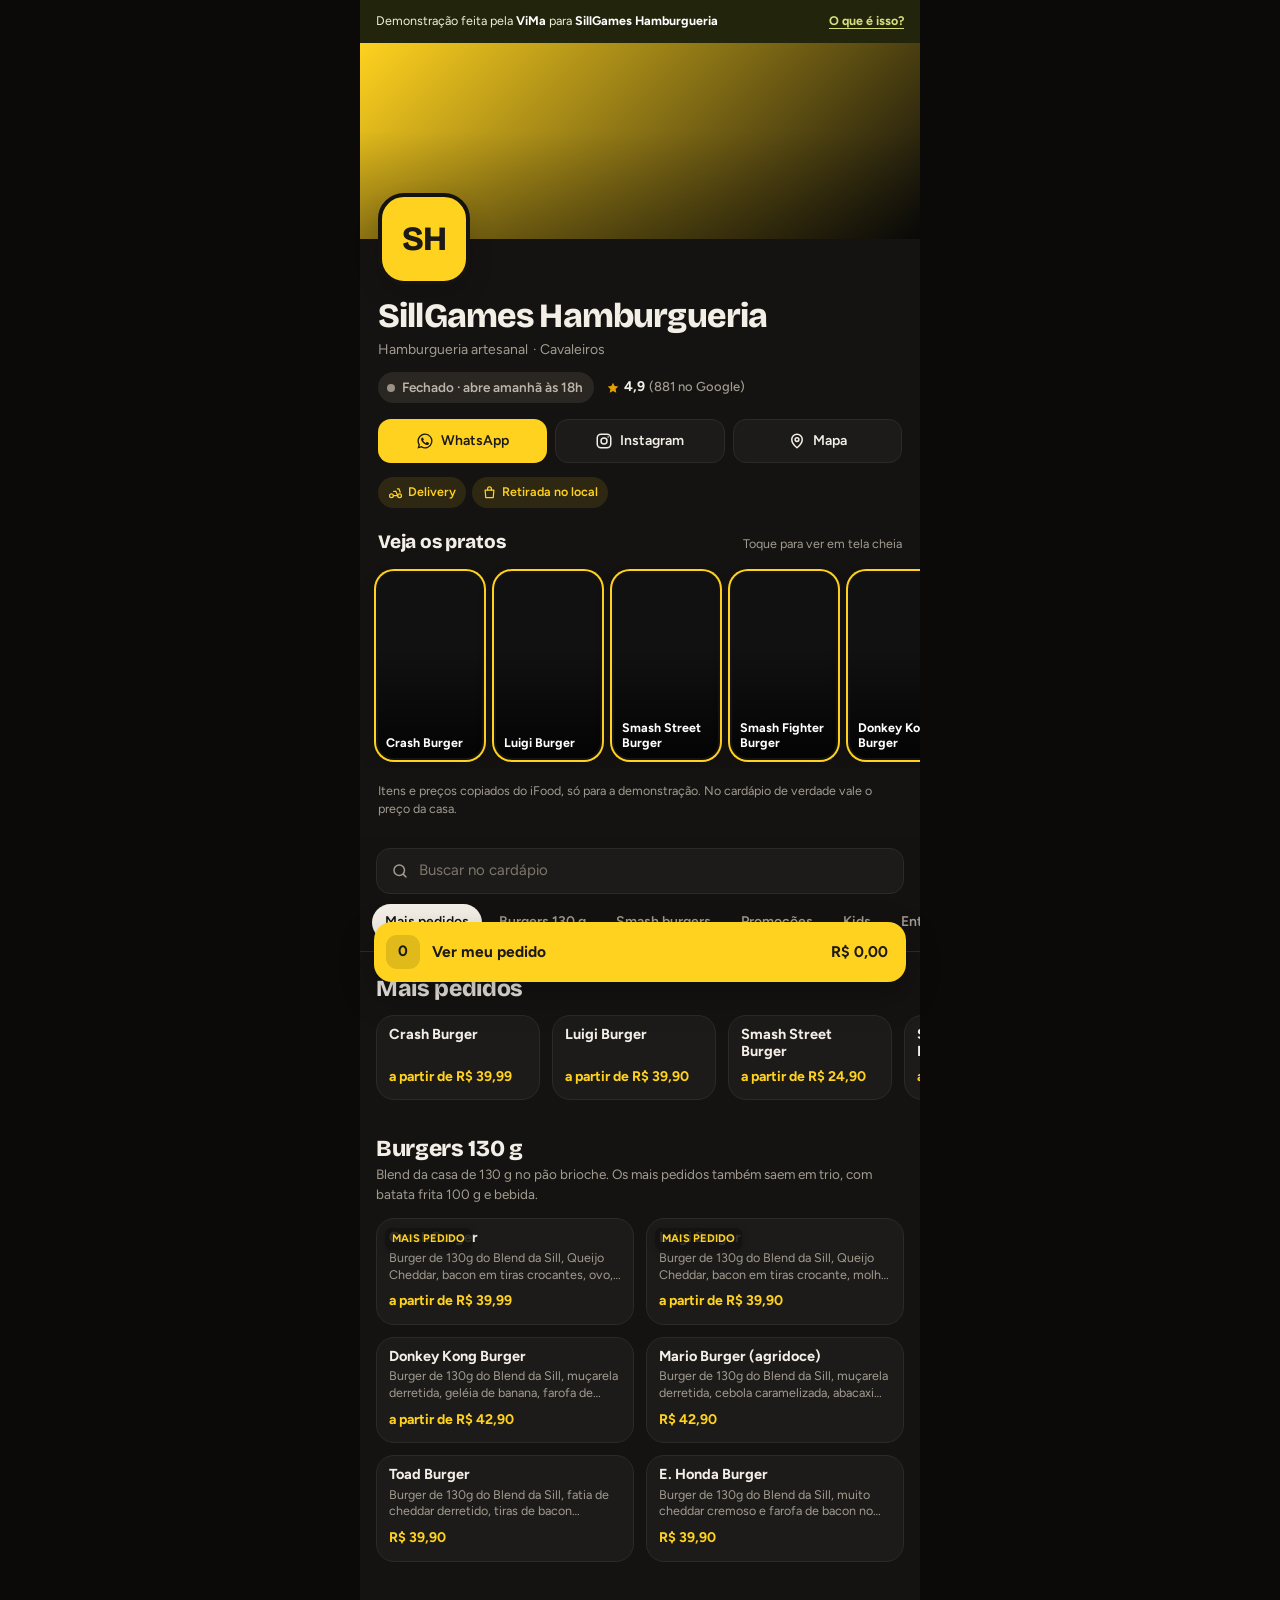
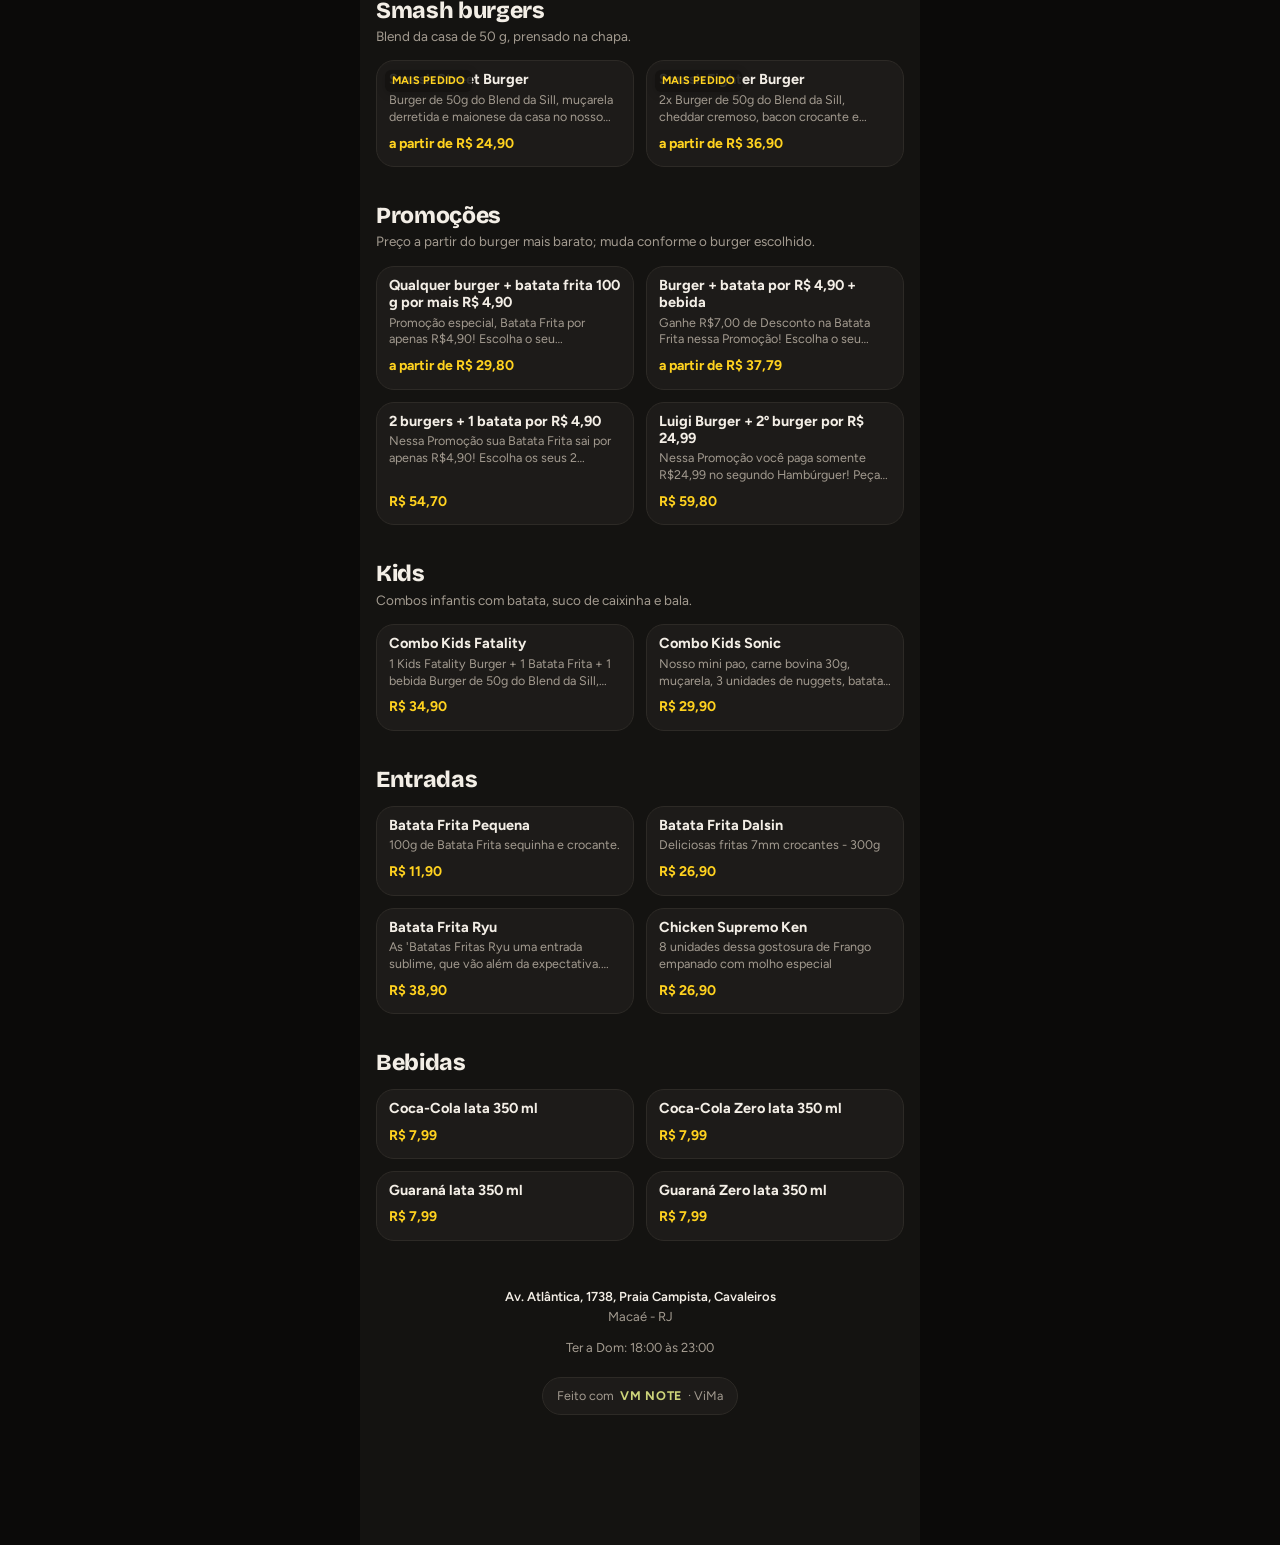
<file: cardapio/sillgames-hamburgueria-dtvt/index.html>
<!doctype html>
<html lang="pt-BR">
<head>
<meta charset="utf-8">
<meta name="viewport" content="width=device-width, initial-scale=1, viewport-fit=cover">
<title>SillGames Hamburgueria · Cardápio</title>
<meta name="description" content="Cardápio da hamburgueria artesanal SillGames Hamburgueria em Macaé. Escolha e peça pelo WhatsApp.">
<meta name="robots" content="noindex, nofollow">
<meta property="og:type" content="website">
<meta property="og:locale" content="pt_BR">
<meta property="og:title" content="SillGames Hamburgueria · Cardápio">
<meta property="og:description" content="Cardápio da hamburgueria artesanal SillGames Hamburgueria em Macaé. Escolha e peça pelo WhatsApp.">
<meta property="og:image" content="https://static.ifood-static.com.br/image/upload/t_high/capa/6d62b424-c50c-448d-ae0e-7dc9f4e3209d/202601161526_Goho_c.png">
<meta name="theme-color" content="#FFD21F">
<link rel="preconnect" href="https://fonts.googleapis.com">
<link rel="preconnect" href="https://fonts.gstatic.com" crossorigin>
<link href="https://fonts.googleapis.com/css2?family=Bricolage+Grotesque:opsz,wght@12..96,700;12..96,800&family=Figtree:wght@400;500;600;700&display=swap" rel="stylesheet">
<style>
:root{
  --bg:#f7f4ee; --card:#fff; --txt:#1c1916; --mut:#6b645b; --linha:#e7e0d5;
  --cor:#c2410c; --cor-escura:#7c2d12; --cor-txt:#fff; --cor-forte:#9a3412; --cor-suave:rgba(194,65,12,.1);
  --titulo:'Bricolage Grotesque', 'Figtree', system-ui, sans-serif;
  --corpo:'Figtree', system-ui, -apple-system, 'Segoe UI', Roboto, sans-serif;
}
*{box-sizing:border-box}
html{background:#ebe5da;background:color-mix(in srgb,var(--cor) 10%,#ebe5da);-webkit-text-size-adjust:100%}
body{margin:0;font-family:var(--corpo);color:var(--txt);font-size:15px;line-height:1.45;-webkit-font-smoothing:antialiased}
button{font:inherit;color:inherit;cursor:pointer}
a{color:inherit}
.pg{max-width:560px;margin:0 auto;background:var(--bg);min-height:100vh;min-height:100dvh;position:relative;box-shadow:0 0 0 1px rgba(0,0,0,.04),0 30px 80px rgba(0,0,0,.08)}
.sr{position:absolute;width:1px;height:1px;overflow:hidden;clip:rect(0 0 0 0);white-space:nowrap}

/* faixa de demonstração */
.demo{background:#22250c;color:#eef0d6;font-size:12.5px;line-height:1.35;padding:9px 16px;display:flex;align-items:center;justify-content:space-between;gap:12px}
.demo b{color:#fff;font-weight:700}
.demo button{background:none;border:0;padding:4px 0;color:#d6de7c;font-weight:700;text-decoration:underline;text-underline-offset:3px;white-space:nowrap}

/* topo */
.capa{height:196px;position:relative;overflow:hidden;background:linear-gradient(135deg,var(--cor),var(--cor-escura))}
.capa img{width:100%;height:100%;object-fit:cover;display:block}
.capa::after{content:"";position:absolute;inset:0;background:linear-gradient(to bottom,rgba(0,0,0,0) 45%,rgba(0,0,0,.28))}
.capa .padrao{position:absolute;inset:0;opacity:.18;background-image:radial-gradient(circle at 1px 1px,#fff 1.2px,transparent 0);background-size:16px 16px}
.capa .marca-d{position:absolute;right:-8px;bottom:-26px;font-family:var(--titulo);font-weight:800;font-size:120px;line-height:1;color:rgba(255,255,255,.12);letter-spacing:-.04em;white-space:nowrap}
.topo{padding:0 18px;margin-top:-46px;position:relative;z-index:1}
.logo{width:92px;height:92px;border-radius:26px;border:4px solid var(--bg);background:var(--card);box-shadow:0 10px 24px rgba(0,0,0,.14);object-fit:cover;display:grid;place-items:center;overflow:hidden}
.logo.ini{background:var(--cor);color:var(--cor-txt);font-family:var(--titulo);font-weight:800;font-size:34px;letter-spacing:-.03em}
h1{font-family:var(--titulo);font-weight:800;font-size:clamp(27px,7.6vw,34px);line-height:1.02;letter-spacing:-.025em;margin:14px 0 6px}
.sub{color:var(--mut);font-size:14px;display:flex;flex-wrap:wrap;gap:2px 5px;align-items:center}
.linha-st{display:flex;flex-wrap:wrap;align-items:center;gap:8px 12px;margin-top:12px}
.linha-st .nota{color:var(--txt);font-weight:700;font-size:14px;display:inline-flex;gap:4px;align-items:center}
.linha-st .nota svg{color:#e3a008}
.linha-st .nota small{color:var(--mut);font-weight:500;font-size:13px}
.status{display:inline-flex;align-items:center;gap:7px;font-size:13.5px;font-weight:600;padding:6px 11px 6px 9px;border-radius:999px;background:#e6f4ea;color:#14532d}
.status i{width:8px;height:8px;border-radius:50%;background:#16a34a;box-shadow:0 0 0 3px rgba(22,163,74,.2)}
.status.fechado{background:#f1ede6;color:#5b5349}
.status.fechado i{background:#9a9186;box-shadow:none}
.acoes{display:flex;gap:8px;margin-top:16px}
.bacao{flex:1;min-width:0;height:44px;border-radius:13px;border:1px solid var(--linha);background:var(--card);font-weight:600;font-size:14px;display:flex;gap:7px;align-items:center;justify-content:center;text-decoration:none;color:var(--txt)}
.bacao svg{flex:none}
.bacao.wpp{background:var(--cor);color:var(--cor-txt);border-color:transparent}
.chips{display:flex;flex-wrap:wrap;gap:6px;margin-top:14px}
.chip{font-size:12.5px;padding:6px 10px;border-radius:999px;background:var(--cor-suave);color:var(--cor-forte);font-weight:600;display:inline-flex;gap:5px;align-items:center}
.aviso{margin:14px 0 0;font-size:12.5px;color:var(--mut)}

/* busca e abas */
.nav{position:sticky;top:0;z-index:6;background:var(--bg);background:color-mix(in srgb,var(--bg) 90%,transparent);-webkit-backdrop-filter:blur(12px);backdrop-filter:blur(12px);padding:12px 0 0;margin-top:18px;border-bottom:1px solid var(--linha)}
.busca{margin:0 16px;display:flex;align-items:center;gap:8px;height:46px;border-radius:14px;background:var(--card);border:1px solid var(--linha);padding:0 14px;color:var(--mut)}
.busca:focus-within{border-color:var(--cor-forte);box-shadow:0 0 0 3px var(--cor-suave)}
.busca input{border:0;outline:0;flex:1;min-width:0;font:inherit;font-size:15px;background:transparent;color:var(--txt)}
.busca input::placeholder{color:#9b9388}
.abas{display:flex;gap:4px;overflow-x:auto;padding:10px 12px 10px;scrollbar-width:none;scroll-behavior:smooth}
.abas::-webkit-scrollbar{display:none}
.aba{white-space:nowrap;padding:8px 13px;border-radius:999px;font-weight:600;font-size:14px;border:0;background:transparent;color:var(--mut);transition:background .2s,color .2s}
.aba.ativa{background:var(--txt);color:var(--bg)}

/* mais pedidos */
.sec{padding:24px 16px 6px;scroll-margin-top:118px}
.sec h2{font-family:var(--titulo);font-size:23px;font-weight:800;letter-spacing:-.015em;line-height:1.1;margin:0}
.sec .sdesc{color:var(--mut);font-size:13.5px;margin:4px 0 0}
.dest{display:flex;gap:12px;overflow-x:auto;padding:14px 16px 6px;margin:0 -16px;scroll-snap-type:x mandatory;scrollbar-width:none}
.dest::-webkit-scrollbar{display:none}
.dcard{flex:0 0 164px;scroll-snap-align:start;scroll-margin-left:16px;background:var(--card);border-radius:18px;overflow:hidden;border:1px solid var(--linha);text-align:left;padding:0;display:flex;flex-direction:column}
.dcard .foto{aspect-ratio:4/3;background:linear-gradient(135deg,var(--cor),var(--cor-escura));position:relative;overflow:hidden}
.dcard .foto img{width:100%;height:100%;object-fit:cover;display:block}
.dcard .foto span{position:absolute;left:12px;bottom:6px;font-family:var(--titulo);font-weight:800;font-size:44px;line-height:1;color:rgba(255,255,255,.28)}
.dcard .t{padding:10px 12px 0;font-weight:700;font-size:14.5px;line-height:1.2}
.dcard .p{padding:6px 12px 12px;margin-top:auto;color:var(--cor-forte);font-weight:700;font-size:14px}

/* itens */
.item{display:flex;gap:14px;width:100%;text-align:left;background:none;border:0;border-bottom:1px solid var(--linha);padding:15px 0;align-items:flex-start}
.item:last-child{border-bottom:0}
.item .txt{flex:1;min-width:0}
.item .nome{font-weight:700;font-size:16px;line-height:1.25}
.item .d{color:var(--mut);font-size:14px;line-height:1.4;display:-webkit-box;-webkit-line-clamp:2;-webkit-box-orient:vertical;overflow:hidden;margin-top:3px}
.item .preco{margin-top:8px;font-weight:700;font-size:15px}
.item .preco small{color:var(--mut);font-weight:500;font-size:13px}
.selos{display:flex;flex-wrap:wrap;gap:4px;margin-bottom:6px}
.selo{display:inline-block;font-size:11px;font-weight:700;letter-spacing:.02em;text-transform:uppercase;color:var(--cor-forte);background:var(--cor-suave);padding:3px 7px;border-radius:6px}
.selo.picante{color:#b91c1c;background:rgba(220,38,38,.1)}
.selo.veg{color:#15803d;background:rgba(22,163,74,.12)}
.selo.novo{color:#1d4ed8;background:rgba(37,99,235,.1)}
html.escuro .selo.picante{color:#fca5a5}
html.escuro .selo.veg{color:#86efac}
html.escuro .selo.novo{color:#93c5fd}
.item .img{width:96px;height:96px;border-radius:16px;object-fit:cover;flex:none;background:var(--linha);display:block}
.item .mais{width:34px;height:34px;border-radius:50%;flex:none;display:grid;place-items:center;background:var(--cor-suave);color:var(--cor-forte);margin-top:2px}
.item.no-carrinho .mais{background:var(--cor);color:var(--cor-txt);font-weight:700;font-size:14px}
.vazio{padding:40px 24px;text-align:center;color:var(--mut)}

.rodape{padding:34px 20px calc(130px + env(safe-area-inset-bottom));text-align:center;color:var(--mut);font-size:13px;line-height:1.6}
.rodape .end{color:var(--txt);font-weight:600}
.rodape .vima{display:inline-flex;align-items:center;gap:6px;margin-top:18px;padding:8px 14px;border-radius:999px;border:1px solid var(--linha);background:var(--card);text-decoration:none;font-size:12.5px;color:var(--mut)}
.rodape .vima b{color:#4a5113;letter-spacing:.06em}

/* barra do pedido */
.barra{position:fixed;left:50%;bottom:calc(14px + env(safe-area-inset-bottom));transform:translate(-50%,160%);width:min(532px,calc(100% - 24px));height:60px;border-radius:18px;background:var(--cor);color:var(--cor-txt);display:flex;align-items:center;gap:12px;padding:0 18px 0 12px;font-weight:700;font-size:15.5px;box-shadow:0 14px 34px rgba(0,0,0,.28);border:0;z-index:8;transition:transform .32s cubic-bezier(.2,.8,.2,1)}
.barra.on{transform:translate(-50%,0)}
.barra .qt{min-width:34px;height:34px;padding:0 8px;border-radius:11px;display:grid;place-items:center;background:rgba(255,255,255,.2);font-size:15px}
.barra.clara .qt{background:rgba(0,0,0,.12)}
.barra .rot{flex:1;text-align:left}
.barra .tot{font-variant-numeric:tabular-nums}

/* folhas (item, pedido, sobre) */
.fundo{position:fixed;inset:0;background:rgba(20,16,12,.52);opacity:0;pointer-events:none;transition:opacity .25s;z-index:20}
.fundo.on{opacity:1;pointer-events:auto}
.folha{position:fixed;left:50%;bottom:0;width:min(560px,100%);max-height:92vh;max-height:92dvh;display:flex;flex-direction:column;background:var(--bg);border-radius:24px 24px 0 0;transform:translate(-50%,105%);transition:transform .32s cubic-bezier(.2,.8,.2,1);z-index:21;box-shadow:0 -10px 40px rgba(0,0,0,.2);visibility:hidden}
.folha.on{transform:translate(-50%,0);visibility:visible}
.folha .rola{overflow-y:auto;overscroll-behavior:contain;flex:1}
.folha .alca{width:40px;height:5px;border-radius:3px;background:rgba(0,0,0,.18);margin:8px auto 0;position:absolute;left:50%;transform:translateX(-50%);top:0;z-index:2}
.fechar{position:absolute;top:12px;right:12px;width:38px;height:38px;border-radius:50%;border:0;background:rgba(255,255,255,.92);box-shadow:0 2px 10px rgba(0,0,0,.15);display:grid;place-items:center;z-index:3}
.fimg{width:100%;aspect-ratio:16/10;object-fit:cover;display:block;background:var(--linha)}
.fc{padding:22px 20px 18px}
.fc h3{font-family:var(--titulo);font-size:25px;font-weight:800;letter-spacing:-.02em;line-height:1.1;margin:0 34px 6px 0}
.fc .fd{color:var(--mut);margin:0}
.fc .fp{font-weight:700;font-size:17px;margin-top:10px}
.grupo{margin-top:22px}
.grupo>.gt{display:flex;justify-content:space-between;align-items:baseline;font-weight:700;margin-bottom:10px}
.grupo>.gt small{font-weight:600;font-size:11.5px;text-transform:uppercase;letter-spacing:.04em;color:var(--mut);background:var(--chip,#ece6dc);padding:3px 7px;border-radius:6px}
.op{display:flex;align-items:center;gap:12px;padding:13px 14px;border:1px solid var(--linha);border-radius:14px;background:var(--card);margin-bottom:8px;cursor:pointer}
.op:has(input:checked){border-color:var(--cor-forte);box-shadow:0 0 0 2px var(--cor-suave)}
.op input{accent-color:var(--cor-forte);width:19px;height:19px;margin:0}
.op span{flex:1}
.op b{font-weight:600;font-variant-numeric:tabular-nums}
textarea,.campo input,.campo select{width:100%;font:inherit;font-size:15px;color:var(--txt);border:1px solid var(--linha);background:var(--card);border-radius:13px;padding:12px 14px;outline:0}
textarea{min-height:76px;resize:vertical}
textarea:focus,.campo input:focus,.campo select:focus{border-color:var(--cor-forte);box-shadow:0 0 0 3px var(--cor-suave)}
.campo{margin-top:12px;display:block}
.campo>span{display:block;font-size:13px;font-weight:600;color:var(--mut);margin-bottom:6px}
.campo.erro input{border-color:#dc2626;box-shadow:0 0 0 3px rgba(220,38,38,.12)}
.fpe{position:sticky;bottom:0;background:var(--bg);padding:12px 16px calc(12px + env(safe-area-inset-bottom));display:flex;gap:10px;align-items:center;border-top:1px solid var(--linha)}
.qtd{display:flex;align-items:center;border:1px solid var(--linha);border-radius:14px;background:var(--card);height:52px}
.qtd button{width:42px;height:100%;border:0;background:none;display:grid;place-items:center;color:var(--cor-forte)}
.qtd button:disabled{color:#c9c1b5}
.qtd output{min-width:22px;text-align:center;font-weight:700;font-variant-numeric:tabular-nums}
.grande{flex:1;height:52px;border-radius:15px;background:var(--cor);color:var(--cor-txt);font-weight:700;font-size:15.5px;border:0;display:flex;align-items:center;justify-content:center;gap:8px;text-decoration:none;padding:0 14px}
.grande.sec2{background:var(--card);color:var(--txt);border:1px solid var(--linha)}

/* pedido */
.ped h3{margin-right:40px}
.linha{display:flex;gap:12px;padding:13px 0;border-bottom:1px solid var(--linha);align-items:center}
.linha .lt{flex:1;min-width:0}
.linha .ln{font-weight:600}
.linha .lo{font-size:13px;color:var(--mut)}
.linha .lv{font-weight:700;font-variant-numeric:tabular-nums;white-space:nowrap}
.linha .qtd{height:38px;border-radius:11px}
.linha .qtd button{width:32px}
.seg{display:flex;background:var(--chip,#ece6dc);border-radius:13px;padding:4px;gap:4px}
.seg button{flex:1;height:40px;border-radius:10px;border:0;background:none;font-weight:600;color:var(--mut)}
.seg button[aria-pressed="true"]{background:var(--card);color:var(--txt);box-shadow:0 1px 4px rgba(0,0,0,.1)}
.totais{margin-top:18px;padding:14px 16px;border-radius:16px;background:var(--card);border:1px solid var(--linha)}
.totais div{display:flex;justify-content:space-between;font-size:14px;color:var(--mut);padding:3px 0}
.totais div.t{color:var(--txt);font-weight:800;font-size:17px;padding-top:8px;margin-top:6px;border-top:1px dashed var(--linha)}

/* prévia do whatsapp */
.zap{margin-top:16px;border-radius:18px;padding:16px 12px;background:#e9e2d8;background-image:radial-gradient(rgba(0,0,0,.05) 1px,transparent 1px);background-size:12px 12px}
.zap .topo-zap{display:flex;align-items:center;gap:10px;margin:-4px 0 12px 2px;font-size:13px;color:#4b463f}
.zap .topo-zap i{width:30px;height:30px;border-radius:50%;background:var(--cor);display:grid;place-items:center;color:var(--cor-txt);font-style:normal;font-weight:800;font-size:13px}
.bolha{background:#d9fdd3;border-radius:12px 12px 3px 12px;padding:10px 12px 8px;white-space:pre-wrap;font-size:14px;line-height:1.42;box-shadow:0 1px 1px rgba(0,0,0,.1);margin-left:auto;max-width:94%;word-wrap:break-word;color:#111b21}
.bolha .h{display:block;text-align:right;font-size:11px;color:#667781;margin-top:2px}
.explica{font-size:14px;color:var(--mut);margin:14px 0 0}
.passos{margin:16px 0 0;padding:0;list-style:none;display:grid;gap:10px}
.passos li{display:flex;gap:12px;align-items:flex-start;background:var(--card);border:1px solid var(--linha);border-radius:14px;padding:12px 14px;font-size:14.5px}
.passos li b{flex:none;width:26px;height:26px;border-radius:8px;background:var(--cor-suave);color:var(--cor-forte);display:grid;place-items:center;font-size:13px}

/* fundo escuro (escolha do dono) */
html.escuro{--bg:#141311;--card:#1d1b19;--txt:#f3eee6;--mut:#a39b90;--linha:#2d2a26;--chip:#2a2723;background:#0b0a09}
html.escuro .status{background:rgba(34,197,94,.14);color:#86efac}
html.escuro .status.fechado{background:#2a2723;color:#bdb5aa}
html.escuro .fechar{background:rgba(29,27,25,.94);color:#f3eee6}
html.escuro .rodape .vima b{color:#cdd47a}
html.escuro .busca input::placeholder{color:#7d766c}
html.escuro .qtd button:disabled{color:#5a544d}
html.escuro .pg{box-shadow:none}
html.escuro .folha{box-shadow:0 -10px 40px rgba(0,0,0,.6)}

/* vitrine: fotos grandes em duas colunas */
.grade{display:grid;grid-template-columns:1fr 1fr;gap:12px;padding:14px 0 6px}
.gcard{position:relative;background:var(--card);border:1px solid var(--linha);border-radius:18px;overflow:hidden;text-align:left;padding:0;display:flex;flex-direction:column;color:inherit;transition:transform .2s}
.gcard:active{transform:scale(.98)}
.gcard .gimg{aspect-ratio:1/1;width:100%;object-fit:cover;display:block;background:var(--linha)}
.gcard .t{padding:10px 12px 0;font-weight:700;font-size:14.5px;line-height:1.2}
.gcard .gd{padding:3px 12px 0;color:var(--mut);font-size:12.5px;line-height:1.35;display:-webkit-box;-webkit-line-clamp:2;-webkit-box-orient:vertical;overflow:hidden}
.gcard .p{padding:8px 12px 12px;margin-top:auto;font-weight:700;font-size:14px;color:var(--cor-forte)}
.gcard .qtd-b{position:absolute;top:8px;right:8px;min-width:28px;height:28px;border-radius:14px;background:var(--cor);color:var(--cor-txt);display:grid;place-items:center;font-weight:800;font-size:13px;padding:0 7px;box-shadow:0 4px 12px rgba(0,0,0,.3)}
.gcard .selo-g{position:absolute;top:8px;left:8px}
.gcard .selo-g .selo{background:rgba(255,255,255,.92);box-shadow:0 2px 8px rgba(0,0,0,.18)}
html.escuro .gcard .selo-g .selo{background:rgba(20,19,17,.88)}

/* faixa de aviso da loja */
.aviso-loja{margin:16px 0 0;padding:12px 14px;border-radius:14px;background:var(--cor-suave);color:var(--txt);font-size:14px;font-weight:600;line-height:1.4;display:flex;gap:10px;align-items:flex-start}
.aviso-loja svg{color:var(--cor-forte);flex:none;margin-top:1px}

/* cardápio em vídeo: fileira de "stories" */
.vv{margin:20px -18px 0}
.vv-topo{display:flex;align-items:baseline;justify-content:space-between;gap:10px;padding:0 18px 10px}
.vv-topo b{font-family:var(--titulo);font-size:19px;font-weight:800;letter-spacing:-.01em}
.vv-topo span{font-size:12.5px;color:var(--mut)}
.vv-lista{display:flex;gap:10px;overflow-x:auto;padding:4px 18px 6px;scroll-snap-type:x mandatory;scrollbar-width:none}
.vv-lista::-webkit-scrollbar{display:none}
.vv-card{flex:0 0 104px;aspect-ratio:9/16;border-radius:16px;overflow:hidden;position:relative;border:0;padding:0;background:#111;scroll-snap-align:start;scroll-margin-left:18px;box-shadow:0 0 0 2px var(--bg),0 0 0 4px var(--cor),0 8px 20px rgba(0,0,0,.18);margin:4px 2px}
.vv-card>img,.vv-card>video{position:absolute;inset:0;width:100%;height:100%;object-fit:cover}
.vv-card::after{content:"";position:absolute;inset:0;background:linear-gradient(to bottom,rgba(0,0,0,0) 40%,rgba(0,0,0,.78));pointer-events:none}
.vv-card .vv-nome{position:absolute;left:8px;right:8px;bottom:8px;z-index:1;color:#fff;font-size:12.5px;font-weight:700;line-height:1.2;text-align:left;display:-webkit-box;-webkit-line-clamp:2;-webkit-box-orient:vertical;overflow:hidden}
.vv-card .vv-play{position:absolute;top:7px;right:7px;z-index:1;width:26px;height:26px;border-radius:50%;background:rgba(0,0,0,.5);color:#fff;display:grid;place-items:center;-webkit-backdrop-filter:blur(4px);backdrop-filter:blur(4px)}
.vv-card .vv-play svg{width:12px;height:12px;margin-left:2px}
.vv-card:active{transform:scale(.97)}
.slide>video{position:absolute;inset:0;width:100%;height:100%;object-fit:cover}
html.anim .slide.ativo>img{animation:kb 9s ease-out forwards}
.cheia .som{font-size:16px}
.gcard .vbadge{background:rgba(0,0,0,.55);color:#fff}
.gcard .vbadge svg{width:12px;height:12px;margin-left:2px}
.fimg{object-fit:cover}

/* botão da tela cheia (antigo) */
.bcheia{display:flex;align-items:center;gap:12px;width:100%;margin:16px 0 0;padding:12px 14px;border-radius:18px;border:0;text-align:left;color:#fff;background:linear-gradient(135deg,var(--cor-escura),#000);background:linear-gradient(135deg,var(--cor-escura),color-mix(in srgb,var(--cor-escura) 65%,var(--cor)));box-shadow:0 10px 26px rgba(0,0,0,.18)}
.bcheia .mini{display:flex;flex:none;padding-left:10px}
.bcheia .mini img{width:40px;height:40px;border-radius:11px;object-fit:cover;border:2px solid rgba(255,255,255,.9);margin-left:-10px;box-shadow:0 2px 6px rgba(0,0,0,.3)}
.bcheia b{display:block;font-size:15px;line-height:1.2}
.bcheia .s{display:block;font-size:12.5px;opacity:.82;margin-top:2px}
.bcheia .play{margin-left:auto;flex:none;width:38px;height:38px;border-radius:50%;background:rgba(255,255,255,.2);display:grid;place-items:center}

/* tela cheia: deslizar pelos pratos */
.cheia{position:fixed;inset:0;z-index:15;background:#000;display:none}
.cheia.on{display:block}
.cheia .feed{height:100%;overflow-y:auto;scroll-snap-type:y mandatory;overscroll-behavior:contain;scrollbar-width:none;outline:0}
.cheia .feed::-webkit-scrollbar{display:none}
.slide{height:100vh;height:100dvh;scroll-snap-align:start;scroll-snap-stop:always;position:relative;overflow:hidden;color:#fff;max-width:560px;margin:0 auto;background:#111}
.slide>img{position:absolute;inset:0;width:100%;height:100%;object-fit:cover}
.slide::after{content:"";position:absolute;inset:0;background:linear-gradient(to bottom,rgba(0,0,0,.5) 0,rgba(0,0,0,0) 20%,rgba(0,0,0,0) 42%,rgba(0,0,0,.88) 100%);pointer-events:none}
.slide .info{position:absolute;left:0;right:0;bottom:0;z-index:1;padding:20px 20px calc(26px + env(safe-area-inset-bottom))}
.slide .cat{display:inline-block;font-size:11.5px;font-weight:700;letter-spacing:.07em;text-transform:uppercase;background:rgba(255,255,255,.18);-webkit-backdrop-filter:blur(8px);backdrop-filter:blur(8px);padding:5px 10px;border-radius:999px}
.slide h3{font-family:var(--titulo);font-size:clamp(30px,9vw,40px);line-height:1.02;font-weight:800;letter-spacing:-.02em;margin:10px 0 8px;text-shadow:0 2px 14px rgba(0,0,0,.35)}
.slide p{margin:0;font-size:15px;line-height:1.42;color:rgba(255,255,255,.88);display:-webkit-box;-webkit-line-clamp:3;-webkit-box-orient:vertical;overflow:hidden}
.slide .linha-s{display:flex;align-items:center;gap:12px;margin-top:18px}
.slide .pr{font-size:20px;font-weight:800}
.slide .add{margin-left:auto;height:52px;padding:0 20px;border-radius:16px;border:0;background:var(--cor);color:var(--cor-txt);font-weight:800;font-size:15.5px;display:flex;align-items:center;gap:8px;box-shadow:0 8px 24px rgba(0,0,0,.35)}
.slide .dica{display:flex;align-items:center;gap:6px;font-size:12.5px;font-weight:700;opacity:.9;margin-bottom:14px}
html.anim .slide .dica svg{animation:quica 1.4s ease-in-out infinite}
@keyframes quica{0%,100%{transform:translateY(0)}50%{transform:translateY(-5px)}}
.cheia .topo-c{position:fixed;top:0;left:50%;transform:translateX(-50%);width:min(560px,100%);z-index:2;display:flex;align-items:center;gap:8px;padding:calc(12px + env(safe-area-inset-top)) 12px 0}
.cheia .marca{display:flex;align-items:center;gap:8px;color:#fff;font-weight:700;font-size:14px;text-shadow:0 1px 6px rgba(0,0,0,.5);min-width:0}
.cheia .marca span{white-space:nowrap;overflow:hidden;text-overflow:ellipsis}
.cheia .marca img{width:30px;height:30px;border-radius:9px;object-fit:cover;flex:none}
.cheia .cont{margin-left:auto;color:#fff;font-size:12px;font-weight:700;background:rgba(0,0,0,.4);padding:5px 9px;border-radius:999px;font-variant-numeric:tabular-nums}
.cheia .ped-c{display:none;border:0;background:var(--cor);color:var(--cor-txt);font-weight:800;font-size:12.5px;padding:7px 11px;border-radius:999px;white-space:nowrap}
.cheia .ped-c.on{display:inline-flex}
.cheia .x{flex:none;width:38px;height:38px;border-radius:50%;border:0;background:rgba(0,0,0,.45);color:#fff;display:grid;place-items:center;-webkit-backdrop-filter:blur(6px);backdrop-filter:blur(6px)}

/* animações (o dono pode desligar) */
.voa{position:fixed;z-index:40;width:16px;height:16px;border-radius:50%;background:var(--cor);box-shadow:0 0 0 3px rgba(255,255,255,.8),0 4px 12px rgba(0,0,0,.3);pointer-events:none;transition:transform .55s cubic-bezier(.45,-.25,.7,1),opacity .55s}
@keyframes pulsa{0%{transform:translate(-50%,0) scale(1)}35%{transform:translate(-50%,0) scale(1.06)}100%{transform:translate(-50%,0) scale(1)}}
.barra.on.pulsa{animation:pulsa .42s ease}
@keyframes pulsa2{0%,100%{transform:scale(1)}35%{transform:scale(1.12)}}
.ped-c.pulsa{animation:pulsa2 .42s ease}
@keyframes kb{from{transform:scale(1)}to{transform:scale(1.09)}}
html.anim .capa img,html.anim .capa video{animation:kb 18s ease-in-out infinite alternate}
.capa video{width:100%;height:100%;object-fit:cover;display:block}

/* cupom, pedido mínimo e Pix */
.cupom{display:flex;gap:8px}
.cupom input{flex:1;min-width:0;font:inherit;font-size:15px;color:var(--txt);border:1px solid var(--linha);background:var(--card);border-radius:13px;padding:12px 14px;outline:0;text-transform:uppercase}
.cupom input::placeholder{text-transform:none}
.cupom input:focus{border-color:var(--cor-forte);box-shadow:0 0 0 3px var(--cor-suave)}
.b-cupom{flex:none;border:0;border-radius:13px;padding:0 16px;background:var(--txt);color:var(--bg);font-weight:700}
.cupom-msg{margin:8px 2px 0;font-size:13.5px;color:#b91c1c;font-weight:600}
.cupom-msg.ok{color:#15803d}
html.escuro .cupom-msg{color:#fca5a5}
html.escuro .cupom-msg.ok{color:#86efac}
.totais div.desc{color:#15803d;font-weight:600}
html.escuro .totais div.desc{color:#86efac}
.minimo{margin:12px 0 0;padding:11px 14px;border-radius:13px;background:rgba(217,119,6,.12);color:#92400e;font-size:14px;font-weight:600}
html.escuro .minimo{color:#fcd34d}
.pix{margin-top:14px;padding:14px 16px;border-radius:16px;background:var(--card);border:1px dashed var(--cor-forte);display:grid;gap:8px}
.pix b{font-size:15px}
.pix p{margin:0;font-size:13.5px;color:var(--mut)}
.pix .grande{height:46px;font-size:14.5px}
.campo select{-webkit-appearance:none;appearance:none}
.campo.erro select{border-color:#dc2626;box-shadow:0 0 0 3px rgba(220,38,38,.12)}

/* pizza */
.gsub{font-size:11.5px;font-weight:700;text-transform:uppercase;letter-spacing:.06em;color:var(--mut);margin:18px 2px 8px}
.op .sd{display:block;font-size:13px;color:var(--mut);font-weight:400;margin-top:2px;line-height:1.35}
.op.off{opacity:.45;cursor:default}
.op input[type=checkbox]{accent-color:var(--cor-forte);width:20px;height:20px;margin:0;flex:none}
.op input[type=radio]{flex:none}
.nota-p{font-size:13px;color:var(--mut);margin:-4px 0 10px}
.grupo>.gt small.contador{background:var(--cor-suave);color:var(--cor-forte);font-size:13.5px;font-weight:800;letter-spacing:.02em;padding:4px 11px;border-radius:999px;font-variant-numeric:tabular-nums;transition:background .2s,color .2s}
.grupo>.gt small.contador.ok{background:var(--cor);color:var(--cor-txt)}
.op b.extra{color:var(--mut);font-weight:600;font-size:13.5px;white-space:nowrap}
.gsub .gpreco{float:right;text-transform:none;letter-spacing:0;font-size:13.5px;color:var(--cor-forte);font-weight:800}
.op .frac{flex:none;font-weight:800;font-size:18px;line-height:1;color:var(--cor-forte);min-width:0}
.op .frac:empty{display:none}
.seg.modo{margin:0 0 12px}
.grupo>.gt.gt-fixo{position:sticky;top:0;z-index:2;background:var(--bg);margin:0 -20px 8px;padding:12px 64px 10px 20px;box-shadow:0 1px 0 var(--linha)}
.fc .fp.fp-pizza{font-size:24px;font-weight:800;letter-spacing:-.01em;color:var(--cor-forte);font-variant-numeric:tabular-nums}
.filtro{width:100%;font:inherit;font-size:15px;border:1px solid var(--linha);background:var(--card);border-radius:12px;padding:10px 14px;margin:0 0 4px;outline:0;color:var(--txt)}
.filtro:focus{border-color:var(--cor-forte);box-shadow:0 0 0 3px var(--cor-suave)}
.ver-sabores{width:100%;height:48px;margin:14px 0 6px;border-radius:14px;border:1.5px dashed var(--linha);background:var(--card);font-weight:700;font-size:14.5px;color:var(--cor-forte)}
.sabor-l{padding:13px 0;border-bottom:1px solid var(--linha)}
.sabor-l .nome{font-weight:700;font-size:15.5px}
.sabor-l .d{color:var(--mut);font-size:13.5px;line-height:1.4;margin-top:2px}
.sabor-l .tam{display:flex;flex-wrap:wrap;gap:6px;margin-top:9px}
.sabor-l .tam button{border:1px solid var(--linha);background:var(--card);border-radius:10px;padding:7px 10px;font-size:13px;font-weight:600;color:var(--mut)}
.sabor-l .tam button b{color:var(--txt);font-weight:700}
.sabor-l .tam button:disabled{opacity:.45}
.grande:disabled{cursor:default}

@media (prefers-reduced-motion:reduce){*{transition:none!important;scroll-behavior:auto!important}}
@media (min-width:600px){.pg{margin-top:0}}
</style>
</head>
<body>
<div class="pg" id="pg"></div>
<script id="dados" type="application/json">{"slug":"sillgames-hamburgueria","modo":"demo","nome":"SillGames Hamburgueria","tipo":"Hamburgueria artesanal","slogan":"A hamburgueria mais divertida da cidade","cidade":"Macaé - RJ","endereco":"Av. Atlântica, 1738, Praia Campista, Cavaleiros","bairro":"Cavaleiros","whatsapp":"5522992694496","instagram":"@sillgames_hamburgueria_macae_","google_maps":"https://maps.google.com/?cid=11412915907380907451","nota_google":4.9,"avaliacoes_google":881,"horarios":[{"dias":"Ter a Dom","abre":"18:00","fecha":"23:00"}],"entrega":{"delivery":true,"retirada":true,"taxa":null,"pedido_minimo":24},"pagamento":[],"logo":"https://static.ifood-static.com.br/image/upload/t_medium/logosgde/6d62b424-c50c-448d-ae0e-7dc9f4e3209d/202506061224_n8hi_i.jpg","capa":"https://static.ifood-static.com.br/image/upload/t_high/capa/6d62b424-c50c-448d-ae0e-7dc9f4e3209d/202601161526_Goho_c.png","cores":{"principal":"#FFD21F","escura":"#0B0B0B","clara":"#FFF5CC","destaque":"#E3262B"},"experiencia":{"estilo":"vitrine","fundo":"escuro","letra":"moderna","animacoes":true,"tela_cheia":true},"categorias":[{"nome":"Burgers 130 g","descricao":"Blend da casa de 130 g no pão brioche. Os mais pedidos também saem em trio, com batata frita 100 g e bebida.","itens":[{"nome":"Crash Burger","descricao":"Burger de 130g do Blend da Sill, Queijo Cheddar, bacon em tiras crocantes, ovo, tomate, alface americana, cheddar cremoso defumado tudo isso no nosso especial Pão brioche.","preco":39.99,"foto":"https://static.ifood-static.com.br/image/upload/t_high/pratos/6d62b424-c50c-448d-ae0e-7dc9f4e3209d/202507201912_L0PX_i.jpg","opcoes":[{"nome":"Só o burger","preco":39.99},{"nome":"Trio: + batata frita 100 g + bebida","preco":55.9}],"destaque":true},{"nome":"Luigi Burger","descricao":"Burger de 130g do Blend da Sill, Queijo Cheddar, bacon em tiras crocante, molho barbecue e maionese especial da casa no pão brioche macio.","preco":39.9,"foto":"https://static.ifood-static.com.br/image/upload/t_high/pratos/6d62b424-c50c-448d-ae0e-7dc9f4e3209d/202507201534_D0W7_i.jpg","opcoes":[{"nome":"Só o burger","preco":39.9},{"nome":"Trio: + batata frita 100 g + bebida","preco":55.9}],"destaque":true},{"nome":"Donkey Kong Burger","descricao":"Burger de 130g do Blend da Sill, muçarela derretida, geléia de banana, farofa de bacon, couve crispy e maionese da casa no nosso Pão brioche.","preco":42.9,"foto":"https://static.ifood-static.com.br/image/upload/t_high/pratos/6d62b424-c50c-448d-ae0e-7dc9f4e3209d/202507201916_86WS_i.jpg","opcoes":[{"nome":"Só o burger","preco":42.9},{"nome":"Trio: + batata frita 100 g + bebida","preco":58.9}],"destaque":false},{"nome":"Mario Burger (agridoce)","descricao":"Burger de 130g do Blend da Sill, muçarela derretida, cebola caramelizada, abacaxi chapeado, farofa de bacon crocante e barbecue no pão brioche macio.","preco":42.9,"foto":"https://static.ifood-static.com.br/image/upload/t_high/pratos/6d62b424-c50c-448d-ae0e-7dc9f4e3209d/202507201542_2I08_i.jpg","destaque":false},{"nome":"Toad Burger","descricao":"Burger de 130g do Blend da Sill, fatia de cheddar derretido, tiras de bacon crocantes, tomate, picles, cebola roxa, alface americana e maionese da casa no nosso Pão brioche.","preco":39.9,"foto":"https://static.ifood-static.com.br/image/upload/t_high/pratos/6d62b424-c50c-448d-ae0e-7dc9f4e3209d/202507210203_O633_i.jpg","destaque":false},{"nome":"E. Honda Burger","descricao":"Burger de 130g do Blend da Sill, muito cheddar cremoso e farofa de bacon no nosso especial Pão brioche.","preco":39.9,"foto":"https://static.ifood-static.com.br/image/upload/t_high/pratos/6d62b424-c50c-448d-ae0e-7dc9f4e3209d/202507221626_P514_i.jpg","destaque":false}]},{"nome":"Smash burgers","descricao":"Blend da casa de 50 g, prensado na chapa.","itens":[{"nome":"Smash Street Burger","descricao":"Burger de 50g do Blend da Sill, muçarela derretida e maionese da casa no nosso especial Pão brioche.","preco":24.9,"foto":"https://static.ifood-static.com.br/image/upload/t_high/pratos/6d62b424-c50c-448d-ae0e-7dc9f4e3209d/202507202014_WFV4_i.jpg","opcoes":[{"nome":"Só o burger","preco":24.9},{"nome":"Trio: + batata frita 100 g + bebida","preco":40.9}],"destaque":true},{"nome":"Smash Fighter Burger","descricao":"2x Burger de 50g do Blend da Sill, cheddar cremoso, bacon crocante e maionese especial da casa no pão brioche macio.","preco":36.9,"foto":"https://static.ifood-static.com.br/image/upload/t_high/pratos/6d62b424-c50c-448d-ae0e-7dc9f4e3209d/202507201913_38J1_i.jpg","opcoes":[{"nome":"Só o burger","preco":36.9},{"nome":"Trio: + batata frita 100 g + bebida","preco":49.9}],"destaque":true}]},{"nome":"Promoções","descricao":"Preço a partir do burger mais barato; muda conforme o burger escolhido.","itens":[{"nome":"Qualquer burger + batata frita 100 g por mais R$ 4,90","descricao":"Promoção especial, Batata Frita por apenas R$4,90! Escolha o seu hambúrguer favorito e aproveite com 1 batata frita crocante de 100g.","preco":29.8,"foto":"https://static.ifood-static.com.br/image/upload/t_high/pratos/6d62b424-c50c-448d-ae0e-7dc9f4e3209d/202601161531_23B6_i.jpg","opcoes":[{"nome":"Smash Street Burger + batata","preco":29.8},{"nome":"Smash Fighter Burger + batata","preco":41.8},{"nome":"Crash Burger + batata","preco":44.89},{"nome":"Luigi Burger + batata","preco":44.8},{"nome":"Donkey Kong Burger + batata","preco":47.8},{"nome":"Mario Burger (agridoce) + batata","preco":47.8},{"nome":"Toad Burger + batata","preco":44.8},{"nome":"E. Honda Burger + batata","preco":44.8}],"destaque":false},{"nome":"Burger + batata por R$ 4,90 + bebida","descricao":"Ganhe R$7,00 de Desconto na Batata Frita nessa Promoção! Escolha o seu hambúrguer favorito + 1 Batata de 100g + 1 Bebida da sua Escolha.","preco":37.79,"foto":"https://static.ifood-static.com.br/image/upload/t_high/pratos/6d62b424-c50c-448d-ae0e-7dc9f4e3209d/202601161504_WM8X_i.jpg","opcoes":[{"nome":"Smash Street Burger + batata + lata","preco":37.79},{"nome":"Smash Fighter Burger + batata + lata","preco":49.79},{"nome":"Crash Burger + batata + lata","preco":52.88},{"nome":"Luigi Burger + batata + lata","preco":52.79},{"nome":"Donkey Kong Burger + batata + lata","preco":55.79},{"nome":"Mario Burger (agridoce) + batata + lata","preco":55.79},{"nome":"Toad Burger + batata + lata","preco":52.79},{"nome":"E. Honda Burger + batata + lata","preco":52.79}],"destaque":false},{"nome":"2 burgers + 1 batata por R$ 4,90","descricao":"Nessa Promoção sua Batata Frita sai por apenas R$4,90! Escolha os seus 2 hambúrgueres favoritos + 1 Batata Frita de 100g. A partir de 2 Smash Street; com outros burgers soma o preço dos dois + R$ 4,90.","preco":54.7,"foto":"https://static.ifood-static.com.br/image/upload/t_high/pratos/6d62b424-c50c-448d-ae0e-7dc9f4e3209d/202601161509_P23U_i.jpg","destaque":false},{"nome":"Luigi Burger + 2º burger por R$ 24,99","descricao":"Nessa Promoção você paga somente R$24,99 no segundo Hambúrguer! Peça um Luigi Burger e escolha o seu segundo Burger por apenas R$24,99.","preco":59.8,"foto":"https://static.ifood-static.com.br/image/upload/t_high/pratos/6d62b424-c50c-448d-ae0e-7dc9f4e3209d/202601161454_H5F4_i.jpg","destaque":false}]},{"nome":"Kids","descricao":"Combos infantis com batata, suco de caixinha e bala.","itens":[{"nome":"Combo Kids Fatality","descricao":"1 Kids Fatality Burger + 1 Batata Frita + 1 bebida Burger de 50g do Blend da Sill, muçarela derretida no nosso pão brioche. Batata Frita de 100g + suco garrafinha del vale uva e uma deliciosa bala finni","preco":34.9,"foto":"https://static.ifood-static.com.br/image/upload/t_high/pratos/6d62b424-c50c-448d-ae0e-7dc9f4e3209d/202507202015_7NEG_i.jpg","destaque":false},{"nome":"Combo Kids Sonic","descricao":"Nosso mini pao, carne bovina 30g, muçarela, 3 unidades de nuggets, batata frita (100g) suco garrafinha Del Valle uva e bala finni.","preco":29.9,"foto":"https://static.ifood-static.com.br/image/upload/t_high/pratos/6d62b424-c50c-448d-ae0e-7dc9f4e3209d/202507202047_U4T1_i.jpg","destaque":false}]},{"nome":"Entradas","descricao":null,"itens":[{"nome":"Batata Frita Pequena","descricao":"100g de Batata Frita sequinha e crocante.","preco":11.9,"foto":"https://static.ifood-static.com.br/image/upload/t_high/pratos/6d62b424-c50c-448d-ae0e-7dc9f4e3209d/202507202051_J06G_i.jpg"},{"nome":"Batata Frita Dalsin","descricao":"Deliciosas fritas 7mm crocantes - 300g","preco":26.9,"foto":"https://static.ifood-static.com.br/image/upload/t_high/pratos/6d62b424-c50c-448d-ae0e-7dc9f4e3209d/202507202051_J06G_i.jpg"},{"nome":"Batata Frita Ryu","descricao":"As 'Batatas Fritas Ryu uma entrada sublime, que vão além da expectativa. Apresentamos deliciosas batatas fritas de 7mm, meticulosamente preparadas para obter uma crocância perfeita. Elas são generosamente regadas com um suave e delicioso creme de cheddar, e coroadas com uma farofa de bacon irresistivelmente crocante. Tudo isso em uma porção generosa de 300g. Perfeitas para compartilhar e iniciar uma refeição inesquecível.","preco":38.9,"foto":"https://static.ifood-static.com.br/image/upload/t_high/pratos/6d62b424-c50c-448d-ae0e-7dc9f4e3209d/202507202054_836U_i.jpg"},{"nome":"Chicken Supremo Ken","descricao":"8 unidades dessa gostosura de Frango empanado com molho especial","preco":26.9,"foto":"https://static.ifood-static.com.br/image/upload/t_high/pratos/bf0b449c-28b6-40e8-9f74-8f524d86e541/202504082151_EXRH_i.jpg"}]},{"nome":"Bebidas","descricao":null,"itens":[{"nome":"Coca-Cola lata 350 ml","descricao":null,"preco":7.99,"foto":"https://static.ifood-static.com.br/image/upload/t_high/pratos/bf0b449c-28b6-40e8-9f74-8f524d86e541/202406102326_1Y8W_i.jpg"},{"nome":"Coca-Cola Zero lata 350 ml","descricao":null,"preco":7.99,"foto":"https://static.ifood-static.com.br/image/upload/t_high/pratos/bf0b449c-28b6-40e8-9f74-8f524d86e541/202406102237_3606_i.jpg"},{"nome":"Guaraná lata 350 ml","descricao":null,"preco":7.99,"foto":"https://static.ifood-static.com.br/image/upload/t_high/pratos/bf0b449c-28b6-40e8-9f74-8f524d86e541/202406102328_BI3C_i.jpg"},{"nome":"Guaraná Zero lata 350 ml","descricao":null,"preco":7.99,"foto":"https://static.ifood-static.com.br/image/upload/t_high/pratos/bf0b449c-28b6-40e8-9f74-8f524d86e541/202406102328_V7LE_i.jpg"}]}],"precos_fonte":"ifood"}</script>
<script>
(function () {
  'use strict';
  var D = JSON.parse(document.getElementById('dados').textContent);
  var MODO = D.modo === 'real' ? 'real' : 'demo';
  var VIMA = { nome: 'VIMA Project', wpp: '5522999984849', vmnote: 'https://coldxx.github.io/vima/vmnote/' };
  var brl = new Intl.NumberFormat('pt-BR', { style: 'currency', currency: 'BRL' });
  var preco = function (v) { return (typeof v === 'number' && isFinite(v)) ? brl.format(v) : null; };
  var norm = function (s) { return String(s || '').normalize('NFD').replace(/[̀-ͯ]/g, '').toLowerCase(); };
  var CHAVE = 'cardapio.' + (D.slug || 'x');

  /* ---------- aparência que o dono escolhe (dados.experiencia) ---------- */
  var EXP = D.experiencia || {};
  var ANIM = EXP.animacoes !== false && !(window.matchMedia && matchMedia('(prefers-reduced-motion: reduce)').matches);
  if (ANIM) document.documentElement.classList.add('anim');
  var LETRAS = {
    classica: ['Fraunces:opsz,wght@9..144,700;9..144,800', "'Fraunces', Georgia, serif"],
    divertida: ['Baloo+2:wght@700;800', "'Baloo 2', 'Figtree', system-ui, sans-serif"]
  };
  if (LETRAS[EXP.letra]) {
    var lk = document.createElement('link'); lk.rel = 'stylesheet';
    lk.href = 'https://fonts.googleapis.com/css2?family=' + LETRAS[EXP.letra][0] + '&display=swap';
    document.head.append(lk);
    document.documentElement.style.setProperty('--titulo', LETRAS[EXP.letra][1]);
  }

  /* ---------- ícones (constantes, nada vindo dos dados) ---------- */
  var I = {
    wpp: '<svg width="18" height="18" viewBox="0 0 24 24" fill="currentColor" aria-hidden="true"><path d="M12 2a10 10 0 0 0-8.6 15.1L2 22l5-1.3A10 10 0 1 0 12 2Zm0 18.2a8.2 8.2 0 0 1-4.2-1.2l-.3-.2-3 .8.8-2.9-.2-.3A8.2 8.2 0 1 1 12 20.2Zm4.5-6.1c-.2-.1-1.5-.7-1.7-.8-.2-.1-.4-.1-.6.1l-.8 1c-.1.2-.3.2-.5.1a6.7 6.7 0 0 1-3.3-2.9c-.3-.4.3-.4.7-1.4.1-.2 0-.3 0-.5l-.8-1.8c-.2-.5-.4-.4-.6-.4h-.5a1 1 0 0 0-.7.3 3 3 0 0 0-.9 2.2 5.2 5.2 0 0 0 1.1 2.7 11.8 11.8 0 0 0 4.5 4c1.7.7 2.4.8 3.2.6.5-.1 1.5-.6 1.7-1.2.2-.6.2-1.1.2-1.2l-.5-.3Z"/></svg>',
    insta: '<svg width="18" height="18" viewBox="0 0 24 24" fill="none" stroke="currentColor" stroke-width="2" aria-hidden="true"><rect x="3" y="3" width="18" height="18" rx="5"/><circle cx="12" cy="12" r="4"/><circle cx="17.5" cy="6.5" r="1" fill="currentColor" stroke="none"/></svg>',
    rota: '<svg width="18" height="18" viewBox="0 0 24 24" fill="none" stroke="currentColor" stroke-width="2" stroke-linecap="round" stroke-linejoin="round" aria-hidden="true"><path d="M12 21s-7-5.6-7-11a7 7 0 0 1 14 0c0 5.4-7 11-7 11Z"/><circle cx="12" cy="10" r="2.5"/></svg>',
    busca: '<svg width="18" height="18" viewBox="0 0 24 24" fill="none" stroke="currentColor" stroke-width="2" stroke-linecap="round" aria-hidden="true"><circle cx="11" cy="11" r="7"/><path d="m20 20-3.5-3.5"/></svg>',
    mais: '<svg width="18" height="18" viewBox="0 0 24 24" fill="none" stroke="currentColor" stroke-width="2.4" stroke-linecap="round" aria-hidden="true"><path d="M12 5v14M5 12h14"/></svg>',
    menos: '<svg width="18" height="18" viewBox="0 0 24 24" fill="none" stroke="currentColor" stroke-width="2.4" stroke-linecap="round" aria-hidden="true"><path d="M5 12h14"/></svg>',
    x: '<svg width="18" height="18" viewBox="0 0 24 24" fill="none" stroke="currentColor" stroke-width="2.4" stroke-linecap="round" aria-hidden="true"><path d="M6 6l12 12M18 6 6 18"/></svg>',
    estrela: '<svg width="14" height="14" viewBox="0 0 24 24" fill="currentColor" aria-hidden="true"><path d="m12 2.8 2.8 5.8 6.3.9-4.6 4.4 1.1 6.3L12 17.2l-5.6 3 1.1-6.3L2.9 9.5l6.3-.9L12 2.8Z"/></svg>',
    moto: '<svg width="15" height="15" viewBox="0 0 24 24" fill="none" stroke="currentColor" stroke-width="2" stroke-linecap="round" stroke-linejoin="round" aria-hidden="true"><circle cx="5.5" cy="17" r="3"/><circle cx="18.5" cy="17" r="3"/><path d="M8.5 17h7l-3-7H9M15 6h2.5l2 5.5M12.5 10l3 7"/></svg>',
    sacola: '<svg width="15" height="15" viewBox="0 0 24 24" fill="none" stroke="currentColor" stroke-width="2" stroke-linecap="round" stroke-linejoin="round" aria-hidden="true"><path d="M5 8h14l-1 12H6L5 8Z"/><path d="M9 8V6a3 3 0 0 1 6 0v2"/></svg>',
    cartao: '<svg width="15" height="15" viewBox="0 0 24 24" fill="none" stroke="currentColor" stroke-width="2" stroke-linecap="round" aria-hidden="true"><rect x="3" y="5" width="18" height="14" rx="3"/><path d="M3 10h18"/></svg>',
    cima: '<svg width="20" height="20" viewBox="0 0 24 24" fill="none" stroke="currentColor" stroke-width="2.4" stroke-linecap="round" stroke-linejoin="round" aria-hidden="true"><path d="m6 15 6-6 6 6"/></svg>',
    play: '<svg width="16" height="16" viewBox="0 0 24 24" fill="currentColor" aria-hidden="true"><path d="M8 5.5v13l10.5-6.5L8 5.5Z"/></svg>',
    megafone: '<svg width="18" height="18" viewBox="0 0 24 24" fill="none" stroke="currentColor" stroke-width="2" stroke-linecap="round" stroke-linejoin="round" aria-hidden="true"><path d="M3 11v2a1 1 0 0 0 1 1h2l5 4V6L6 10H4a1 1 0 0 0-1 1Z"/><path d="M15.5 8.5a5 5 0 0 1 0 7M18.5 5.5a9 9 0 0 1 0 13"/></svg>'
  };

  /* ---------- montar elementos sem innerHTML com dados ---------- */
  function h(tag, at) {
    var el = document.createElement(tag);
    if (at) for (var k in at) {
      var v = at[k];
      if (v == null || v === false) continue;
      if (k === 'class') el.className = v;
      else if (k === 'text') el.textContent = v;
      else if (k === 'icone') el.innerHTML = v; /* só ícones constantes */
      else if (k.slice(0, 2) === 'on') el.addEventListener(k.slice(2), v);
      else el.setAttribute(k, v === true ? '' : v);
    }
    for (var i = 2; i < arguments.length; i++) anexar(el, arguments[i]);
    return el;
  }
  function anexar(el, c) {
    if (c == null || c === false) return;
    if (Array.isArray(c)) { c.forEach(function (x) { anexar(el, x); }); return; }
    el.append(c.nodeType ? c : document.createTextNode(String(c)));
  }
  function ic(nome) { var s = document.createElement('span'); s.innerHTML = I[nome]; s.style.display = 'inline-flex'; return s; }
  function imagem(src, at) {
    if (!src || !/^https?:\/\//i.test(src)) return null;
    var im = h('img', Object.assign({ src: src, alt: '', loading: 'lazy', decoding: 'async', referrerpolicy: 'no-referrer' }, at || {}));
    im.addEventListener('error', function () { im.remove(); });
    return im;
  }

  /* ---------- cores da marca do cliente ---------- */
  function rgb(hx) { var m = /^#?([0-9a-f]{6})$/i.exec(String(hx || '').trim()); if (!m) return null; var n = parseInt(m[1], 16); return [n >> 16 & 255, n >> 8 & 255, n & 255]; }
  function hex(c) { return '#' + c.map(function (x) { return Math.max(0, Math.min(255, Math.round(x))).toString(16).padStart(2, '0'); }).join(''); }
  function lum(c) { var f = function (x) { x /= 255; return x <= 0.03928 ? x / 12.92 : Math.pow((x + 0.055) / 1.055, 2.4); }; return 0.2126 * f(c[0]) + 0.7152 * f(c[1]) + 0.0722 * f(c[2]); }
  function contraste(a, b) { var A = lum(a), B = lum(b); return (Math.max(A, B) + 0.05) / (Math.min(A, B) + 0.05); }
  function escurecer(c, t) { return c.map(function (x) { return x * (1 - t); }); }
  (function aplicarCores() {
    var cores = D.cores || {};
    var p = rgb(cores.principal) || [194, 65, 12];
    var e = rgb(cores.escura) || escurecer(p, 0.45);
    var escuro = EXP.fundo === 'escuro';
    var bg = escuro ? [20, 19, 17] : [247, 244, 238];
    var clarear = function (c, k) { return c.map(function (x) { return x + (255 - x) * k; }); };
    var forte = p, t = 0;
    while (contraste(forte, bg) < 4.6 && t < 0.9) { t += 0.06; forte = escuro ? clarear(p, t) : escurecer(p, t); }
    if (escuro) document.documentElement.classList.add('escuro');
    var branco = [255, 255, 255], preto = [28, 25, 22];
    var txt = contraste(p, branco) >= 3.2 ? branco : preto;
    var r = document.documentElement.style;
    r.setProperty('--cor', hex(p));
    r.setProperty('--cor-escura', hex(e));
    r.setProperty('--cor-forte', hex(forte));
    r.setProperty('--cor-txt', hex(txt));
    r.setProperty('--cor-suave', 'rgba(' + p.join(',') + ',.11)');
    if (txt === preto) document.documentElement.classList.add('cor-clara');
  })();

  /* ---------- horário de funcionamento (hora de Brasília) ---------- */
  var DIAS = ['dom', 'seg', 'ter', 'qua', 'qui', 'sex', 'sab'];
  var NOMES = ['domingo', 'segunda', 'terça', 'quarta', 'quinta', 'sexta', 'sábado'];
  function lerDias(txt) {
    var t = norm(txt);
    if (/todos|diariamente|todo dia|segunda a domingo/.test(t)) return [0, 1, 2, 3, 4, 5, 6];
    var s = {};
    t.split(/,|\se\s|\//).forEach(function (parte) {
      var p = parte.trim(); if (!p) return;
      var m = p.match(/^([a-z]{3})[a-z-]*\.?(?:\s+(?:a|ate)\s+|\s*-\s*)([a-z]{3})/);
      if (m) {
        var a = DIAS.indexOf(m[1]), b = DIAS.indexOf(m[2]);
        if (a < 0 || b < 0) return;
        for (var i = a, n = 0; n < 8; i = (i + 1) % 7, n++) { s[i] = 1; if (i === b) break; }
      } else { var j = DIAS.indexOf(p.slice(0, 3)); if (j >= 0) s[j] = 1; }
    });
    return Object.keys(s).map(Number);
  }
  function minutos(x) { var m = /^(\d{1,2})(?:[:h](\d{2}))?/.exec(String(x || '').trim()); return m ? (+m[1]) * 60 + (+(m[2] || 0)) : null; }
  function hora(m) { m = ((m % 1440) + 1440) % 1440; if (m === 0) return 'meia-noite'; var hh = Math.floor(m / 60), mm = m % 60; return hh + 'h' + (mm ? String(mm).padStart(2, '0') : ''); }
  function agora() {
    try {
      var p = new Intl.DateTimeFormat('en-US', { timeZone: 'America/Sao_Paulo', weekday: 'short', hour: '2-digit', minute: '2-digit', hour12: false }).formatToParts(new Date());
      var get = function (t) { return p.filter(function (x) { return x.type === t; })[0].value; };
      return { dia: { Sun: 0, Mon: 1, Tue: 2, Wed: 3, Thu: 4, Fri: 5, Sat: 6 }[get('weekday')], min: (+get('hour') % 24) * 60 + (+get('minute')) };
    } catch (e) { var d = new Date(); return { dia: d.getDay(), min: d.getHours() * 60 + d.getMinutes() }; }
  }
  function situacao() {
    var H = (D.horarios || []).map(function (x) { return { dias: lerDias(x.dias), abre: minutos(x.abre), fecha: minutos(x.fecha) }; })
      .filter(function (x) { return x.dias.length && x.abre != null && x.fecha != null; });
    if (!H.length) return null;
    var a = agora();
    for (var i = 0; i < H.length; i++) {
      var x = H[i], vira = x.fecha <= x.abre;
      if (x.dias.indexOf(a.dia) >= 0 && a.min >= x.abre && (vira || a.min < x.fecha)) return { aberto: true, ate: x.fecha };
      if (vira && x.dias.indexOf((a.dia + 6) % 7) >= 0 && a.min < x.fecha) return { aberto: true, ate: x.fecha };
    }
    for (var k = 0; k < 8; k++) {
      var d = (a.dia + k) % 7;
      var c = H.filter(function (x) { return x.dias.indexOf(d) >= 0 && (k > 0 || x.abre > a.min); }).map(function (x) { return x.abre; }).sort(function (p, q) { return p - q; });
      if (c.length) return { aberto: false, quando: k === 0 ? 'hoje' : (k === 1 ? 'amanhã' : NOMES[d]), as: c[0] };
    }
    return { aberto: false };
  }

  /* ---------- cardápio ---------- */
  var CATS = (D.categorias || []).filter(function (c) { return c && (c.itens || []).length; }).map(function (c, ci) {
    return { id: 'c' + ci, nome: c.nome || 'Cardápio', descricao: c.descricao, itens: c.itens.map(function (it, ii) {
      var ops = (it.opcoes || []).filter(function (o) { return o && o.nome; });
      var piz = it.pizza ? (Array.isArray(it.pizza) ? it.pizza : [it.pizza]).filter(function (b) { return b && b.tamanho; }) : null;
      return { id: 'c' + ci + 'i' + ii, cat: c.nome, nome: it.nome || 'Item', descricao: it.descricao || '', preco: (typeof it.preco === 'number') ? it.preco : null, foto: it.foto, opcoes: ops, destaque: !!it.destaque,
        selos: Array.isArray(it.selos) ? it.selos : [],
        video: typeof it.video === 'string' && /^https?:\/\//.test(it.video) ? it.video : null,
        pizza: piz && piz.length ? piz : null, preco_fixo: !!it.preco_fixo, acrescimo: typeof it.acrescimo === 'number' ? it.acrescimo : 0 };
    }) };
  });
  var TODOS = [].concat.apply([], CATS.map(function (c) { return c.itens; }));
  /* ---------- pizza: tamanho -> sabores (1 a N) -> borda ---------- */
  var PIZ = D.pizzaria || { sabores: [], bordas: [] };
  var SABORES = (PIZ.sabores || []).filter(function (s) { return s && s.nome; }).map(function (s, i) {
    return { id: 's' + i, nome: s.nome, descricao: s.descricao || '', grupo: s.grupo || '', precos: s.precos || {}, em_falta: !!s.em_falta };
  });
  var BORDAS = (PIZ.bordas || []).filter(function (b) { return b && b.nome; });
  function precoSabor(s, tam) { return typeof s.precos[tam] === 'number' ? s.precos[tam] : null; }
  function blocoAceita(b, s) { return (!b.grupos || b.grupos.indexOf(s.grupo) >= 0) && precoSabor(s, b.tamanho) != null; }
  function saboresDoBloco(b) { return SABORES.filter(function (s) { return blocoAceita(b, s); }); }
  function minBloco(b) {
    var ps = saboresDoBloco(b).filter(function (s) { return !s.em_falta; }).map(function (s) { return precoSabor(s, b.tamanho); });
    return ps.length ? Math.min.apply(null, ps) : null;
  }
  function bordaPreco(bd, tam) { if (bd.precos) return typeof bd.precos[tam] === 'number' ? bd.precos[tam] : null; return typeof bd.preco === 'number' ? bd.preco : null; }
  function tamanhosDoSabor(s, nomeCat) {
    return TODOS.filter(function (i) { return i.pizza && i.pizza.length === 1 && i.pizza[0].cobrar !== false && !i.preco_fixo && (!nomeCat || i.cat === nomeCat) && blocoAceita(i.pizza[0], s); });
  }

  function aPartir(it) {
    if (it.pizza) {
      if (it.preco_fixo && typeof it.preco === 'number') return { v: it.preco, varia: false };
      var t = 0, ok = false, varia = false;
      it.pizza.forEach(function (b) {
        if (b.cobrar === false) return;
        var m = minBloco(b);
        if (m == null) return;
        t += m; ok = true;
        /* "a partir de" só quando algum sabor custa mais que o básico */
        if (saboresDoBloco(b).some(function (s) { var p = precoSabor(s, b.tamanho); return !s.em_falta && p != null && p - m > 0.009; })) varia = true;
      });
      return { v: ok ? t + it.acrescimo : it.preco, varia: varia };
    }
    var ps = it.opcoes.map(function (o) { return o.preco; }).filter(function (v) { return typeof v === 'number'; });
    if (ps.length) { var min = Math.min.apply(null, ps); var max = Math.max.apply(null, ps); return { v: min, varia: min !== max || (it.preco != null && it.preco !== min) }; }
    return { v: it.preco, varia: false };
  }
  function precoTxt(it) { var a = aPartir(it); if (a.v == null) return 'Consulte'; return (a.varia ? 'a partir de ' : '') + preco(a.v); }

  /* ---------- carrinho ---------- */
  var carrinho = [];
  try { var salvo = JSON.parse(localStorage.getItem(CHAVE) || '[]'); if (Array.isArray(salvo)) carrinho = salvo.filter(function (l) { return TODOS.some(function (i) { return i.id === l.id; }); }); } catch (e) { }
  function guardar() { try { localStorage.setItem(CHAVE, JSON.stringify(carrinho)); } catch (e) { } }
  function totalItens() { return carrinho.reduce(function (s, l) { return s + l.qtd; }, 0); }
  function totalValor() { return carrinho.reduce(function (s, l) { return s + (l.preco || 0) * l.qtd; }, 0); }
  function qtdDoItem(id) { return carrinho.filter(function (l) { return l.id === id; }).reduce(function (s, l) { return s + l.qtd; }, 0); }

  /* ---------- tela ---------- */
  var pg = document.getElementById('pg');
  var listaEl, abasEl, barraEl, buscaEl;

  function montar() {
    var nome = D.nome || 'Cardápio';
    if (MODO === 'demo') {
      pg.append(h('div', { class: 'demo', role: 'note' },
        h('span', null, 'Demonstração feita pela ', h('b', { text: 'ViMa' }), ' para ', h('b', { text: nome })),
        h('button', { type: 'button', onclick: abrirSobre, text: 'O que é isso?' })));
    }
    var capa = h('div', { class: 'capa' });
    var ci = imagem(D.capa);
    if (D.capa_video && /^https?:\/\//.test(D.capa_video) && ANIM) {
      var v = h('video', { src: D.capa_video, autoplay: true, loop: true, playsinline: true, poster: D.capa || null, 'aria-hidden': 'true' });
      v.muted = true; v.defaultMuted = true;
      capa.append(v);
    } else if (ci) capa.append(ci);
    else capa.append(h('div', { class: 'padrao' }), h('div', { class: 'marca-d', 'aria-hidden': 'true', text: nome }));
    pg.append(capa);

    var topo = h('header', { class: 'topo' });
    var logo = imagem(D.logo, { class: 'logo', alt: 'Logo ' + nome, loading: 'eager' });
    var iniciais = nome.split(/\s+/).filter(function (p) { return p.length > 2 || /^[A-Z]/.test(p); }).slice(0, 2).map(function (p) { return p[0]; }).join('').toUpperCase() || nome[0];
    var logoIni = h('div', { class: 'logo ini', 'aria-hidden': 'true', text: iniciais });
    if (logo) { logo.addEventListener('error', function () { topo.prepend(logoIni); }); topo.append(logo); } else topo.append(logoIni);
    topo.append(h('h1', { text: nome }));

    var sub = h('div', { class: 'sub' });
    if (D.tipo) sub.append(h('span', { text: D.tipo }));
    var bairro = D.bairro || (D.endereco ? String(D.endereco).split(',').slice(-1)[0].trim() : null);
    if (bairro) sub.append(h('span', { text: '· ' + bairro }));
    topo.append(sub);

    var linhaSt = h('div', { class: 'linha-st' });
    var st = situacao();
    if (st) {
      var txt = st.aberto ? 'Aberto agora · até ' + hora(st.ate) : ('Fechado' + (st.quando ? ' · abre ' + st.quando + ' às ' + hora(st.as) : ''));
      linhaSt.append(h('div', { class: 'status' + (st.aberto ? '' : ' fechado') }, h('i'), txt));
    }
    if (typeof D.nota_google === 'number') linhaSt.append(h('span', { class: 'nota', title: 'Nota no Google' }, ic('estrela'), D.nota_google.toFixed(1).replace('.', ','), D.avaliacoes_google ? h('small', { text: ' (' + D.avaliacoes_google + ' no Google)' }) : null));
    if (linhaSt.children.length) topo.append(linhaSt);

    var acoes = h('div', { class: 'acoes' });
    var num = String(D.whatsapp || '').replace(/\D/g, '');
    if (num) acoes.append(h('a', { class: 'bacao wpp', href: 'https://wa.me/' + num, target: '_blank', rel: 'noopener' }, ic('wpp'), 'WhatsApp'));
    if (D.instagram) acoes.append(h('a', { class: 'bacao', href: 'https://instagram.com/' + String(D.instagram).replace(/^@/, ''), target: '_blank', rel: 'noopener' }, ic('insta'), 'Instagram'));
    if (D.endereco || D.google_maps) acoes.append(h('a', { class: 'bacao', href: D.google_maps || ('https://www.google.com/maps/search/?api=1&query=' + encodeURIComponent(nome + ' ' + (D.endereco || '') + ' ' + (D.cidade || ''))), target: '_blank', rel: 'noopener' }, ic('rota'), acoes.children.length >= 2 ? 'Mapa' : 'Como chegar'));
    if (acoes.children.length) topo.append(acoes);

    var chips = h('div', { class: 'chips' });
    var ent = D.entrega || {};
    if (ent.delivery) chips.append(h('span', { class: 'chip' }, ic('moto'), 'Delivery' + (ent.taxa ? ' · ' + ent.taxa : '')));
    if (ent.retirada) chips.append(h('span', { class: 'chip' }, ic('sacola'), 'Retirada no local'));
    if ((D.pagamento || []).length) chips.append(h('span', { class: 'chip' }, ic('cartao'), D.pagamento.join(' · ')));
    if (chips.children.length) topo.append(chips);
    if (D.aviso) topo.append(h('div', { class: 'aviso-loja', role: 'note' }, ic('megafone'), h('span', { text: D.aviso })));
    /* fileira de "stories": cardápio em vídeo (ou os pratos em foto, se a loja ainda não tem vídeo) */
    var doFeed = itensComFoto();
    if (EXP.tela_cheia !== false && doFeed.length >= 3) {
      var temVideo = doFeed.some(function (i) { return i.video; });
      topo.append(h('section', { class: 'vv', 'aria-label': temVideo ? 'Cardápio em vídeo' : 'Pratos em tela cheia' },
        h('div', { class: 'vv-topo' },
          h('b', { text: temVideo ? 'Cardápio em vídeo' : 'Veja os pratos' }),
          h('span', { text: temVideo ? 'Veja sendo feito' : 'Toque para ver em tela cheia' })),
        h('div', { class: 'vv-lista' }, doFeed.slice(0, 12).map(function (it) {
          var capa = it.foto ? imagem(it.foto, { alt: '', loading: 'lazy' }) : midia(it, { preload: 'metadata', 'aria-hidden': 'true' });
          return h('button', { type: 'button', class: 'vv-card' + (it.video ? ' tem-video' : ''), 'aria-label': (it.video ? 'Vídeo: ' : '') + it.nome, onclick: function () { abrirTelaCheia(it.id); } },
            capa, it.video ? h('span', { class: 'vv-play', icone: I.play }) : null, h('span', { class: 'vv-nome', text: it.nome }));
        }))));
    }
    if (MODO === 'demo' && D.precos_fonte && D.precos_fonte !== 'balcao') {
      var fonte = { ifood: 'do iFood', instagram: 'do Instagram', site: 'do site', estimado: 'estimados' }[D.precos_fonte] || '';
      topo.append(h('p', { class: 'aviso', text: 'Itens e preços ' + (fonte === 'estimados' ? 'estimados' : 'copiados ' + fonte) + ', só para a demonstração. No cardápio de verdade vale o preço da casa.' }));
    }
    pg.append(topo);

    /* busca + abas */
    var nav = h('nav', { class: 'nav', 'aria-label': 'Categorias do cardápio' });
    buscaEl = h('input', { type: 'search', placeholder: 'Buscar no cardápio', 'aria-label': 'Buscar no cardápio', autocomplete: 'off', enterkeyhint: 'search' });
    buscaEl.addEventListener('input', desenharLista);
    nav.append(h('label', { class: 'busca' }, ic('busca'), buscaEl));
    abasEl = h('div', { class: 'abas' });
    var DEST = TODOS.filter(function (i) { return i.destaque; });
    if (DEST.length) abasEl.append(h('button', { type: 'button', class: 'aba', 'data-alvo': 'destaques', text: 'Mais pedidos', onclick: irPara }));
    CATS.forEach(function (c) { abasEl.append(h('button', { type: 'button', class: 'aba', 'data-alvo': c.id, text: c.nome, onclick: irPara })); });
    nav.append(abasEl);
    pg.append(nav);

    listaEl = h('main', { id: 'lista' });
    pg.append(listaEl);
    desenharLista();

    var rod = h('footer', { class: 'rodape' });
    if (D.endereco) rod.append(h('div', { class: 'end', text: D.endereco }), h('div', { text: D.cidade || '' }));
    if ((D.horarios || []).length) rod.append(h('div', { style: 'margin-top:10px' }, D.horarios.map(function (x) { return h('div', { text: x.dias + ': ' + x.abre + ' às ' + x.fecha }); })));
    rod.append(h('div', null, h('a', { class: 'vima', href: VIMA.vmnote, target: '_blank', rel: 'noopener' }, 'Feito com ', h('b', { text: 'VM NOTE' }), ' · ViMa')));
    pg.append(rod);

    barraEl = h('button', { type: 'button', class: 'barra', 'aria-live': 'polite', onclick: abrirPedido });
    if (document.documentElement.classList.contains('cor-clara')) barraEl.classList.add('clara');
    document.body.append(barraEl);
    atualizarBarra();
    vigiarAbas();
  }

  function cartaoItem(it) {
    var q = qtdDoItem(it.id);
    var foto = imagem(it.foto, { class: 'img', alt: it.nome });
    return h('button', { type: 'button', class: 'item' + (q ? ' no-carrinho' : ''), onclick: function () { abrirItem(it); }, 'aria-label': it.nome + ', ' + precoTxt(it) },
      h('div', { class: 'txt' },
        selosDe(it).length ? h('div', { class: 'selos' }, selosDe(it)) : null,
        h('div', { class: 'nome', text: it.nome }),
        it.descricao ? h('div', { class: 'd', text: it.descricao }) : null,
        h('div', { class: 'preco' }, (function () { var a = aPartir(it); if (a.v == null) return 'Consulte'; return a.varia ? [h('small', { text: 'a partir de ' }), preco(a.v)] : preco(a.v); })())),
      foto || h('span', { class: 'mais', 'aria-hidden': 'true' }, q ? String(q) : ic('mais')));
  }

  function desenharLista() {
    var termo = norm(buscaEl && buscaEl.value).trim();
    listaEl.textContent = '';
    if (termo) {
      var achados = TODOS.filter(function (i) { return norm(i.nome + ' ' + i.descricao + ' ' + i.cat).indexOf(termo) >= 0; });
      var sabAchados = SABORES.filter(function (s) { return norm(s.nome + ' ' + s.descricao + ' ' + s.grupo).indexOf(termo) >= 0 && tamanhosDoSabor(s).length; });
      abasEl.style.display = 'none';
      if (!achados.length && !sabAchados.length) { listaEl.append(h('div', { class: 'vazio', text: 'Nada encontrado para “' + buscaEl.value.trim() + '”.' })); return; }
      if (sabAchados.length) listaEl.append(h('section', { class: 'sec' }, h('h2', { text: 'Sabores de pizza' }), h('p', { class: 'sdesc', text: 'Toque no tamanho para montar a pizza.' }), sabAchados.map(function (s) { return linhaSabor(s, null); })));
      if (achados.length) listaEl.append(h('section', { class: 'sec' }, h('h2', { text: achados.length + (achados.length === 1 ? ' item' : ' itens') }), achados.map(cartaoItem)));
      return;
    }
    abasEl.style.display = '';
    var DEST = TODOS.filter(function (i) { return i.destaque; });
    if (DEST.length) {
      listaEl.append(h('section', { class: 'sec', id: 'destaques' }, h('h2', { text: 'Mais pedidos' }),
        h('div', { class: 'dest' }, DEST.map(function (it) {
          var f = h('div', { class: 'foto' }); var im = imagem(it.foto, { alt: it.nome });
          if (im) f.append(im); else f.append(h('span', { 'aria-hidden': 'true', text: it.nome[0] }));
          return h('button', { type: 'button', class: 'dcard', onclick: function () { abrirItem(it); } }, f, h('div', { class: 't', text: it.nome }), h('div', { class: 'p', text: precoTxt(it) }));
        }))));
    }
    CATS.forEach(function (c) {
      var temTamanhos = c.itens.some(function (i) { return i.pizza && i.pizza.length === 1 && !i.preco_fixo; });
      var itensEl;
      if (EXP.estilo === 'vitrine') {
        var gFoto = c.itens.filter(function (i) { return i.foto && /^https?:\/\//.test(i.foto); });
        var gSem = c.itens.filter(function (i) { return gFoto.indexOf(i) < 0; });
        itensEl = h('div', null, gFoto.length ? h('div', { class: 'grade' }, gFoto.map(cartaoGrade)) : null, gSem.length ? h('div', null, gSem.map(cartaoItem)) : null);
      } else itensEl = h('div', null, c.itens.map(cartaoItem));
      listaEl.append(h('section', { class: 'sec', id: c.id }, h('h2', { text: c.nome }), c.descricao ? h('p', { class: 'sdesc', text: c.descricao }) : null, itensEl,
        temTamanhos ? h('button', { type: 'button', class: 'ver-sabores', onclick: function () { abrirSabores(c); } }, 'Ver todos os sabores e preços') : null));
    });
  }

  function irPara(ev) {
    var alvo = document.getElementById(ev.currentTarget.getAttribute('data-alvo'));
    if (alvo) alvo.scrollIntoView({ behavior: matchMedia('(prefers-reduced-motion: reduce)').matches ? 'auto' : 'smooth', block: 'start' });
  }
  function vigiarAbas() {
    if (!('IntersectionObserver' in window)) return;
    var marcar = function (id) {
      Array.prototype.forEach.call(abasEl.children, function (b) {
        var on = b.getAttribute('data-alvo') === id; b.classList.toggle('ativa', on);
        if (on) abasEl.scrollTo({ left: b.offsetLeft - 12, behavior: 'smooth' });
      });
    };
    var io = new IntersectionObserver(function (es) {
      es.forEach(function (e) { if (e.isIntersecting) marcar(e.target.id); });
    }, { rootMargin: '-125px 0px -65% 0px' });
    var ligar = function () { listaEl.querySelectorAll('section[id]').forEach(function (s) { io.observe(s); }); };
    ligar();
    new MutationObserver(function () { io.disconnect(); ligar(); }).observe(listaEl, { childList: true });
    if (abasEl.firstChild) abasEl.firstChild.classList.add('ativa');
    /* no topo da página, a primeira aba fica marcada */
    var noTopo = false;
    window.addEventListener('scroll', function () {
      var topo = window.scrollY < listaEl.offsetTop - 140;
      if (topo && !noTopo && abasEl.firstChild) marcar(abasEl.firstChild.getAttribute('data-alvo'));
      noTopo = topo;
    }, { passive: true });
  }

  function atualizarBarra() {
    var n = totalItens();
    barraEl.textContent = '';
    barraEl.append(h('span', { class: 'qt', text: String(n) }), h('span', { class: 'rot', text: 'Ver meu pedido' }), h('span', { class: 'tot', text: preco(totalValor()) }));
    barraEl.classList.toggle('on', n > 0);
    if (pedC) { pedC.textContent = 'Pedido · ' + n + ' · ' + preco(totalValor()); pedC.classList.toggle('on', n > 0); }
    barraEl.setAttribute('aria-hidden', n > 0 ? 'false' : 'true');
    barraEl.tabIndex = n > 0 ? 0 : -1;
  }

  /* ---------- selos, vitrine, tela cheia e animação do pedido ---------- */
  var SELOS = { novo: ['Novo', 'novo'], picante: ['Picante', 'picante'], vegetariano: ['Vegetariano', 'veg'], vegano: ['Vegano', 'veg'], 'sem-gluten': ['Sem glúten', 'veg'], promo: ['Promoção', 'novo'], 'da-casa': ['Da casa', ''], 'mais-pedido': ['Mais pedido', ''] };
  function selosDe(it) {
    var lista = (it.destaque ? ['mais-pedido'] : []).concat(it.selos.filter(function (s) { return s !== 'mais-pedido'; }));
    return lista.map(function (s) { var x = SELOS[s] || [String(s), '']; return h('span', { class: 'selo ' + x[1], text: x[0] }); });
  }
  function cartaoGrade(it) {
    var q = qtdDoItem(it.id);
    var sl = selosDe(it);
    return h('button', { type: 'button', class: 'gcard', onclick: function () { abrirItem(it); }, 'aria-label': it.nome + ', ' + precoTxt(it) },
      imagem(it.foto, { class: 'gimg', alt: it.nome }),
      q ? h('span', { class: 'qtd-b', text: String(q) }) : null,
      it.video && !q ? h('span', { class: 'qtd-b vbadge', icone: I.play, 'aria-hidden': 'true' }) : null,
      sl.length ? h('span', { class: 'selo-g' }, sl[0]) : null,
      h('div', { class: 't', text: it.nome }),
      it.descricao ? h('div', { class: 'gd', text: it.descricao }) : null,
      h('div', { class: 'p', text: precoTxt(it) }));
  }
  /* itens que entram no "cardápio em vídeo": primeiro os que têm vídeo, depois destaques com foto, depois o resto com foto */
  function itensComFoto() {
    var vistos = {};
    var temFoto = function (i) { return i.foto && /^https?:\/\//.test(i.foto); };
    return TODOS.filter(function (i) { return i.video; })
      .concat(TODOS.filter(function (i) { return i.destaque; }), TODOS)
      .filter(function (i) {
        if (vistos[i.id] || !(i.video || temFoto(i))) return false;
        vistos[i.id] = 1; return true;
      });
  }
  /* vídeo curto e mudo do prato (ou a foto, se não tiver vídeo) */
  function midia(it, at) {
    if (it.video) {
      var v = h('video', Object.assign({ src: it.video, loop: true, playsinline: true, preload: 'metadata', poster: it.foto || null, 'aria-label': it.nome }, at || {}));
      v.muted = true; v.defaultMuted = true;
      return v;
    }
    return imagem(it.foto, Object.assign({ alt: it.nome }, at || {}));
  }
  var cheia = null, pedC = null, cheiaAberta = false;
  function abrirTelaCheia(inicioId) {
    var lista = itensComFoto();
    if (!lista.length) return;
    if (!cheia) {
      pedC = h('button', { type: 'button', class: 'ped-c', onclick: abrirPedido });
      var cont = h('span', { class: 'cont', 'aria-live': 'polite' });
      var feed = h('div', { class: 'feed', tabindex: '-1' });
      var comSom = false;
      var som = lista.some(function (i) { return i.video; }) ? h('button', { type: 'button', class: 'x som', 'aria-label': 'Ligar o som', 'aria-pressed': 'false', text: '🔇', onclick: function () {
        comSom = !comSom;
        som.textContent = comSom ? '🔊' : '🔇';
        som.setAttribute('aria-pressed', String(comSom)); som.setAttribute('aria-label', comSom ? 'Desligar o som' : 'Ligar o som');
        feed.querySelectorAll('video').forEach(function (v) { v.muted = !comSom || !v.closest('.slide.ativo'); });
      } }) : null;
      cheia = h('div', { class: 'cheia', role: 'dialog', 'aria-modal': 'true', 'aria-label': 'Cardápio em tela cheia' },
        h('div', { class: 'topo-c' },
          h('div', { class: 'marca' }, imagem(D.logo, { alt: '' }), h('span', { text: D.nome })),
          pedC, cont, som,
          h('button', { type: 'button', class: 'x', 'aria-label': 'Fechar a tela cheia', icone: I.x, onclick: fecharTelaCheia })),
        feed);
      lista.forEach(function (it, k) {
        feed.append(h('section', { class: 'slide' + (it.video ? ' com-video' : ''), 'data-id': it.id, 'aria-label': it.nome },
          it.video ? midia(it, { preload: k < 2 ? 'auto' : 'none' }) : imagem(it.foto, { alt: it.nome, loading: k < 2 ? 'eager' : 'lazy' }),
          h('div', { class: 'info' },
            k === 0 ? h('div', { class: 'dica' }, ic('cima'), h('span', { text: 'Deslize para ver mais' })) : null,
            h('span', { class: 'cat', text: it.cat }),
            h('h3', { text: it.nome }),
            it.descricao ? h('p', { text: it.descricao }) : null,
            h('div', { class: 'linha-s' },
              h('span', { class: 'pr', text: precoTxt(it) }),
              h('button', { type: 'button', class: 'add', onclick: function () { abrirItem(it); } }, ic('mais'), 'Adicionar')))));
      });
      if ('IntersectionObserver' in window) {
        var io = new IntersectionObserver(function (es) {
          es.forEach(function (e) {
            var v = e.target.querySelector('video');
            if (!e.isIntersecting) {
              e.target.classList.remove('ativo');
              if (v) { v.pause(); v.muted = true; }
              return;
            }
            /* o prato que está na tela: o vídeo toca (mudo, a não ser que o cliente ligue o som) e a foto ganha movimento */
            e.target.classList.add('ativo');
            if (v) {
              v.preload = 'auto'; v.muted = !comSom;
              var p = v.play(); if (p && p.catch) p.catch(function () { });
              var prox = e.target.nextElementSibling && e.target.nextElementSibling.querySelector('video');
              if (prox) prox.preload = 'auto';
            }
            var id = e.target.getAttribute('data-id');
            var idx = lista.map(function (x) { return x.id; }).indexOf(id);
            cont.textContent = (idx + 1) + '/' + lista.length;
          });
        }, { root: feed, threshold: 0.6 });
        feed.querySelectorAll('.slide').forEach(function (s) { io.observe(s); });
      }
      document.body.append(cheia);
    }
    cheiaAberta = true;
    cheia.classList.add('on');
    document.documentElement.style.overflow = 'hidden';
    atualizarBarra();
    var feedEl = cheia.querySelector('.feed');
    var alvo = inicioId ? cheia.querySelector('[data-id="' + inicioId + '"]') : null;
    if (alvo) alvo.scrollIntoView(); else feedEl.scrollTop = 0;
    setTimeout(function () { feedEl.focus({ preventScroll: true }); }, 60);
  }
  function fecharTelaCheia() {
    if (!cheia) return;
    cheia.querySelectorAll('video').forEach(function (v) { v.pause(); });
    cheiaAberta = false;
    cheia.classList.remove('on');
    document.documentElement.style.overflow = '';
  }
  /* bolinha que voa do botão até o pedido + vibração curta */
  function voar(origem) {
    try { if (navigator.vibrate) navigator.vibrate(12); } catch (e) { }
    if (!ANIM || !origem) return;
    var destino = cheiaAberta && pedC ? pedC : barraEl;
    var r = origem.getBoundingClientRect(), a = destino.getBoundingClientRect();
    var x0 = r.left + r.width / 2, y0 = r.top + r.height / 2;
    var x1 = a.left + Math.min(40, a.width / 2), y1 = a.top + a.height / 2;
    if (a.top > window.innerHeight || a.width === 0) { x1 = window.innerWidth / 2; y1 = window.innerHeight - 44; }
    var b = h('div', { class: 'voa', 'aria-hidden': 'true' });
    b.style.left = (x0 - 8) + 'px'; b.style.top = (y0 - 8) + 'px';
    document.body.append(b);
    requestAnimationFrame(function () { requestAnimationFrame(function () {
      b.style.transform = 'translate(' + (x1 - x0) + 'px,' + (y1 - y0) + 'px) scale(.55)'; b.style.opacity = '.35';
    }); });
    setTimeout(function () {
      b.remove();
      destino.classList.remove('pulsa'); void destino.offsetWidth; destino.classList.add('pulsa');
    }, 560);
  }

  /* ---------- folhas ---------- */
  var fundo = h('div', { class: 'fundo', onclick: fecharFolha });
  var folha = h('div', { class: 'folha', role: 'dialog', 'aria-modal': 'true' });
  document.body.append(fundo, folha);
  var focoAntes = null;
  function abrirFolha(conteudo, rotulo) {
    focoAntes = document.activeElement;
    folha.textContent = '';
    folha.setAttribute('aria-label', rotulo || '');
    folha.append(h('div', { class: 'alca', 'aria-hidden': 'true' }), h('button', { type: 'button', class: 'fechar', 'aria-label': 'Fechar', onclick: fecharFolha, icone: I.x }));
    anexar(folha, conteudo);
    fundo.classList.add('on'); folha.classList.add('on');
    document.documentElement.style.overflow = 'hidden';
    setTimeout(function () { var b = folha.querySelector('.fechar'); if (b) b.focus({ preventScroll: true }); }, 60);
  }
  function fecharFolha() {
    fundo.classList.remove('on'); folha.classList.remove('on');
    document.documentElement.style.overflow = cheiaAberta ? 'hidden' : '';
    if (focoAntes && focoAntes.focus) focoAntes.focus({ preventScroll: true });
  }
  document.addEventListener('keydown', function (e) {
    if (e.key !== 'Escape') return;
    if (folha.classList.contains('on')) fecharFolha(); else if (cheiaAberta) fecharTelaCheia();
  });

  function stepper(valor, min, aoMudar) {
    var out = h('output', { text: String(valor) });
    var menos = h('button', { type: 'button', 'aria-label': 'Diminuir', icone: I.menos });
    var mais = h('button', { type: 'button', 'aria-label': 'Aumentar', icone: I.mais });
    var set = function (v) { valor = Math.max(min, Math.min(99, v)); out.textContent = String(valor); menos.disabled = valor <= min; aoMudar(valor); };
    menos.addEventListener('click', function () { set(valor - 1); });
    mais.addEventListener('click', function () { set(valor + 1); });
    menos.disabled = valor <= min;
    return h('div', { class: 'qtd' }, menos, out, mais);
  }

  function abrirItem(it) {
    if (it.pizza) return abrirPizza(it);
    var escolha = it.opcoes.length ? (it.opcoes.filter(function (o) { return o.preco === it.preco; })[0] || it.opcoes[0]) : null;
    var qtd = 1;
    var obs = h('textarea', { placeholder: 'Ex.: sem cebola, bem passado…', maxlength: '160', 'aria-label': 'Observação' });
    var botao = h('button', { type: 'button', class: 'grande' });
    var unit = function () { return escolha && typeof escolha.preco === 'number' ? escolha.preco : it.preco; };
    var pintar = function () { var u = unit(); botao.textContent = 'Adicionar' + (u != null ? ' · ' + preco(u * qtd) : ''); };
    botao.addEventListener('click', function () {
      var o = obs.value.trim();
      var igual = carrinho.filter(function (l) { return l.id === it.id && l.opcao === (escolha ? escolha.nome : null) && l.obs === o; })[0];
      if (igual) igual.qtd += qtd;
      else carrinho.push({ id: it.id, nome: it.nome, opcao: escolha ? escolha.nome : null, preco: unit(), qtd: qtd, obs: o });
      guardar(); atualizarBarra(); desenharLista(); voar(botao); fecharFolha();
    });
    var grupo = null;
    if (it.opcoes.length) {
      var nomeGrupo = 'op-' + it.id;
      grupo = h('div', { class: 'grupo', role: 'radiogroup', 'aria-label': 'Escolha uma opção' },
        h('div', { class: 'gt' }, 'Escolha uma opção', h('small', { text: 'Obrigatório' })),
        it.opcoes.map(function (o) {
          var r = h('input', { type: 'radio', name: nomeGrupo });
          r.checked = o === escolha;
          r.addEventListener('change', function () { escolha = o; pintar(); });
          return h('label', { class: 'op' }, r, h('span', { text: o.nome }), typeof o.preco === 'number' ? h('b', { text: preco(o.preco) }) : null);
        }));
    }
    var foto = midia(it, { class: 'fimg', loading: 'eager', autoplay: true });
    pintar();
    abrirFolha([
      h('div', { class: 'rola' }, foto,
        h('div', { class: 'fc' },
          h('h3', { text: it.nome }),
          it.descricao ? h('p', { class: 'fd', text: it.descricao }) : null,
          !it.opcoes.length ? h('div', { class: 'fp', text: precoTxt(it) }) : null,
          grupo,
          h('div', { class: 'grupo' }, h('div', { class: 'gt' }, 'Alguma observação?'), obs))),
      h('div', { class: 'fpe' }, stepper(1, 1, function (v) { qtd = v; pintar(); }), botao)
    ], it.nome);
  }

  /* montar a pizza: o tamanho já veio do item; aqui escolhe sabores e borda */
  function abrirPizza(it, saborPre) {
    var blocos = it.pizza;
    var escolhas = blocos.map(function () { return []; });
    var bordas = blocos.map(function () { return null; });
    var qtd = 1;
    var contadores = [];
    var obs = h('textarea', { placeholder: 'Ex.: sem cebola, bem assada…', maxlength: '160', 'aria-label': 'Observação' });
    var botao = h('button', { type: 'button', class: 'grande' });
    var rotulo = function (b) { return b.rotulo || ('Pizza ' + b.tamanho); };
    var unit = function () {
      var total = 0;
      if (it.preco_fixo && typeof it.preco === 'number') total = it.preco;
      else {
        blocos.forEach(function (b, i) {
          if (b.cobrar === false || !escolhas[i].length) return;
          var ps = escolhas[i].map(function (s) { return precoSabor(s, b.tamanho) || 0; });
          total += PIZ.regra === 'media' ? ps.reduce(function (a, c) { return a + c; }, 0) / ps.length : Math.max.apply(null, ps);
        });
        total += it.acrescimo;
      }
      blocos.forEach(function (b, i) { if (bordas[i]) total += bordaPreco(bordas[i], b.tamanho) || 0; });
      return Math.round(total * 100) / 100;
    };
    /* quantos sabores o cliente quer em cada pizza: 1 (inteira) ou 2 (meio a meio)… */
    var quer = blocos.map(function () { return 1; });
    var titulos = [], travas = [];
    var fpEl = h('div', { class: 'fp fp-pizza' });
    var completo = function () { return escolhas.every(function (e, i) { return e.length === quer[i]; }); };
    var pintar = function () {
      var ok = completo();
      botao.disabled = !ok;
      botao.style.opacity = ok ? '' : '.55';
      var falta = escolhas.map(function (e, i) { return quer[i] - e.length; }).filter(function (n) { return n > 0; })[0];
      botao.textContent = ok ? 'Adicionar · ' + preco(unit() * qtd)
        : (falta && quer[escolhas.findIndex(function (e, i) { return quer[i] > e.length; })] > 1 && escolhas.some(function (e) { return e.length; }) ? 'Escolha mais ' + falta + (falta > 1 ? ' sabores' : ' sabor') : (blocos.length > 1 ? 'Escolha os sabores' : 'Escolha o sabor'));
      contadores.forEach(function (c, i) {
        c.textContent = escolhas[i].length + '/' + quer[i];
        c.classList.toggle('ok', escolhas[i].length === quer[i]);
      });
      titulos.forEach(function (t, i) { if (t) t.textContent = (blocos.length > 1 ? rotulo(blocos[i]) + ' · ' : '') + (quer[i] > 1 ? 'Escolha os ' + quer[i] + ' sabores' : 'Escolha o sabor'); });
      /* preço lá em cima: o do tamanho antes de escolher; depois, o valor com os sabores e a borda escolhidos */
      var mexeu = escolhas.some(function (e) { return e.length; }) || bordas.some(Boolean);
      fpEl.textContent = mexeu ? preco(unit()) : precoTxt(it);
      travas.forEach(function (f) { f(); });
    };
    var resumo = function () {
      return blocos.map(function (b, i) {
        var n = escolhas[i].length;
        var sab = escolhas[i].map(function (s) { return (n > 1 ? '1/' + n + ' ' : '') + s.nome; }).join(' + ');
        return (blocos.length > 1 ? rotulo(b) + ': ' : '') + sab + (bordas[i] ? ' · ' + bordas[i].nome : '');
      }).join(' | ');
    };
    botao.addEventListener('click', function () {
      if (!completo()) return;
      var o = obs.value.trim(), op = resumo();
      var igual = carrinho.filter(function (l) { return l.id === it.id && l.opcao === op && l.obs === o; })[0];
      if (igual) igual.qtd += qtd;
      else carrinho.push({ id: it.id, nome: it.nome, opcao: op, preco: unit(), qtd: qtd, obs: o });
      guardar(); atualizarBarra(); desenharLista(); voar(botao); fecharFolha();
    });

    var partes = [];
    blocos.forEach(function (b, i) {
      var max = Math.max(1, b.max_sabores || 1);
      var lista = saboresDoBloco(b);
      var caixas = [];
      var FRACAO = { 2: '½', 3: '⅓', 4: '¼' };
      var travar = function () {
        var cheio = escolhas[i].length >= quer[i];
        caixas.forEach(function (c) {
          var off = c.s.em_falta || (quer[i] > 1 && cheio && !c.input.checked);
          c.input.disabled = off; c.label.classList.toggle('off', off);
          c.frac.textContent = c.input.checked && quer[i] > 1 ? FRACAO[quer[i]] || '' : '';
        });
      };
      travas.push(travar);
      var cont = h('small', { class: 'contador', 'aria-live': 'polite' }); contadores.push(cont);
      var cobra = b.cobrar !== false && !it.preco_fixo;
      var base = cobra ? minBloco(b) : null;
      var variam = cobra && lista.some(function (s) { var p = precoSabor(s, b.tamanho); return p != null && base != null && p - base > 0.009; });
      var titulo = h('span');
      titulos.push(titulo);
      var sec = h('div', { class: 'grupo' }, h('div', { class: 'gt gt-fixo' }, titulo, cont));
      /* inteira ou meio a meio (só quando o tamanho aceita mais de um sabor) */
      if (max > 1) {
        var opcoesModo = [[1, 'Inteira · 1 sabor'], [2, 'Meio a meio']].concat(max >= 3 ? [[3, '3 sabores']] : []).concat(max >= 4 ? [[4, '4 sabores']] : []);
        var seg = h('div', { class: 'seg modo', role: 'group', 'aria-label': 'Quantos sabores' });
        var botoesModo = opcoesModo.map(function (m) {
          return h('button', { type: 'button', 'aria-pressed': String(quer[i] === m[0]), text: m[1], onclick: function () {
            quer[i] = m[0];
            if (escolhas[i].length > quer[i]) {
              escolhas[i] = escolhas[i].slice(0, quer[i]);
              caixas.forEach(function (c) { c.input.checked = escolhas[i].indexOf(c.s) >= 0; });
            }
            botoesModo.forEach(function (bt, k) { bt.setAttribute('aria-pressed', String(opcoesModo[k][0] === quer[i])); });
            pintar();
          } });
        });
        botoesModo.forEach(function (bt) { seg.append(bt); });
        sec.append(seg);
      }
      if (max > 1 && variam) sec.append(h('p', { class: 'nota-p', text: PIZ.regra === 'media' ? 'No meio a meio, o preço é a média dos sabores.' : 'No meio a meio, vale o preço do sabor mais caro.' }));
      var cabecalhos = [];
      if (lista.length > 12) {
        var filtro = h('input', { type: 'search', class: 'filtro', placeholder: 'Buscar sabor', 'aria-label': 'Buscar sabor', autocomplete: 'off' });
        filtro.addEventListener('input', function () {
          var t = norm(filtro.value).trim();
          caixas.forEach(function (c) { c.label.style.display = !t || c.busca.indexOf(t) >= 0 ? '' : 'none'; });
          cabecalhos.forEach(function (g) { g.style.display = t ? 'none' : ''; });
        });
        sec.append(filtro);
      }
      /* preço de cada grupo de sabores neste tamanho (null = preços diferentes dentro do grupo) */
      var precoGrupo = {};
      lista.forEach(function (s) {
        var g = s.grupo || '', p = precoSabor(s, b.tamanho);
        if (!(g in precoGrupo)) precoGrupo[g] = p; else if (precoGrupo[g] !== p) precoGrupo[g] = null;
      });
      var ultimo = null;
      lista.forEach(function (s) {
        if (s.grupo && s.grupo !== ultimo) {
          var pg = cobra && variam ? precoGrupo[s.grupo] : null;
          var gh = h('div', { class: 'gsub' }, s.grupo, pg != null ? h('span', { class: 'gpreco', text: preco(pg) }) : null);
          sec.append(gh); cabecalhos.push(gh); ultimo = s.grupo;
        }
        var inp = h('input', { type: 'checkbox', name: 'sab-' + it.id + '-' + i });
        var frac = h('span', { class: 'frac', 'aria-hidden': 'true' });
        /* o sabor só mostra preço se o grupo dele não tem preço único (aí o preço vai no título do grupo) */
        var p = (cobra && variam && precoGrupo[s.grupo || ''] == null) ? precoSabor(s, b.tamanho) : null;
        var lab = h('label', { class: 'op' }, inp,
          h('span', null, s.nome + (s.em_falta ? ' (em falta)' : ''), s.descricao ? h('span', { class: 'sd', text: s.descricao }) : null),
          p != null ? h('b', { class: 'extra', text: preco(p) }) : null, frac);
        inp.addEventListener('change', function () {
          if (quer[i] === 1) {
            /* inteira: marcar outro sabor troca o anterior */
            escolhas[i] = inp.checked ? [s] : [];
            caixas.forEach(function (c) { if (c.input !== inp) c.input.checked = false; });
          } else if (inp.checked) { if (escolhas[i].indexOf(s) < 0) escolhas[i].push(s); }
          else escolhas[i] = escolhas[i].filter(function (x) { return x !== s; });
          pintar();
        });
        if (i === 0 && saborPre && saborPre === s && !s.em_falta) { inp.checked = true; escolhas[i] = [s]; }
        caixas.push({ s: s, input: inp, label: lab, frac: frac, busca: norm(s.nome + ' ' + s.descricao) });
        sec.append(lab);
      });
      travar();
      partes.push(sec);

      var bordasAqui = b.borda === false ? [] : BORDAS.filter(function (bd) { return bordaPreco(bd, b.tamanho) != null; });
      if (bordasAqui.length) {
        var nomeB = 'borda-' + it.id + '-' + i;
        var semBorda = h('input', { type: 'radio', name: nomeB }); semBorda.checked = true;
        semBorda.addEventListener('change', function () { bordas[i] = null; pintar(); });
        partes.push(h('div', { class: 'grupo' }, h('div', { class: 'gt' }, (blocos.length > 1 ? rotulo(b) + ' · ' : '') + 'Borda', h('small', { text: 'Opcional' })),
          h('label', { class: 'op' }, semBorda, h('span', { text: 'Sem borda' })),
          bordasAqui.map(function (bd) {
            var r = h('input', { type: 'radio', name: nomeB });
            r.addEventListener('change', function () { bordas[i] = bd; pintar(); });
            return h('label', { class: 'op' }, r, h('span', { text: bd.nome }), h('b', { text: '+ ' + preco(bordaPreco(bd, b.tamanho)) }));
          })));
      }
    });
    pintar();
    var foto = midia(it, { class: 'fimg', loading: 'eager', autoplay: true });
    abrirFolha([
      h('div', { class: 'rola' }, foto,
        h('div', { class: 'fc' },
          h('h3', { text: it.nome }),
          it.descricao ? h('p', { class: 'fd', text: it.descricao }) : null,
          fpEl,
          partes,
          h('div', { class: 'grupo' }, h('div', { class: 'gt' }, 'Alguma observação?'), obs))),
      h('div', { class: 'fpe' }, stepper(1, 1, function (v) { qtd = v; pintar(); }), botao)
    ], it.nome);
  }

  /* um sabor com os botões de tamanho (lista de sabores e busca) */
  function linhaSabor(s, nomeCat) {
    var tams = tamanhosDoSabor(s, nomeCat);
    return h('div', { class: 'sabor-l' },
      h('div', { class: 'nome', text: s.nome + (s.em_falta ? ' (em falta)' : '') }),
      s.descricao ? h('div', { class: 'd', text: s.descricao }) : null,
      h('div', { class: 'tam' }, tams.map(function (t) {
        return h('button', { type: 'button', disabled: s.em_falta, 'aria-label': t.nome + ', ' + s.nome + ', ' + preco(precoSabor(s, t.pizza[0].tamanho)), onclick: function () { abrirPizza(t, s); } },
          t.pizza[0].tamanho + ' ', h('b', { text: preco(precoSabor(s, t.pizza[0].tamanho)) }));
      })));
  }
  function abrirSabores(cat) {
    var tams = cat.itens.filter(function (i) { return i.pizza && i.pizza.length === 1 && !i.preco_fixo; });
    var lista = SABORES.filter(function (s) { return tams.some(function (t) { return blocoAceita(t.pizza[0], s); }); });
    var corpo = h('div', { class: 'fc' }, h('h3', { text: cat.nome + ': sabores' }),
      h('p', { class: 'fd', text: 'Preço de cada tamanho. Toque no tamanho para montar a pizza.' }));
    var ultimo = null;
    lista.forEach(function (s) {
      if (s.grupo && s.grupo !== ultimo) { corpo.append(h('div', { class: 'gsub', text: s.grupo })); ultimo = s.grupo; }
      corpo.append(linhaSabor(s, cat.nome));
    });
    abrirFolha([h('div', { class: 'rola' }, corpo)], cat.nome + ': sabores');
  }

  var form = { tipo: null, nome: '', end: '', pag: '', troco: '', bairro: '', cupom: '' };

  /* ---------- contas do pedido: cupom, taxa por bairro, pedido mínimo ---------- */
  var CUPONS = (D.cupons || []).filter(function (c) { return c && c.codigo && typeof c.valor === 'number'; });
  var BAIRROS = ((D.entrega || {}).bairros || []).filter(function (b) { return b && b.nome; });
  /* sem conta: nome, endereço e bairro ficam guardados só neste celular para o próximo pedido */
  var CHAVE_CLI = 'vmnote.cliente';
  try {
    var cli = JSON.parse(localStorage.getItem(CHAVE_CLI) || '{}');
    ['nome', 'end', 'bairro'].forEach(function (k) { if (typeof cli[k] === 'string') form[k] = cli[k]; });
  } catch (e) { }
  if (form.bairro && form.bairro !== '__outro' && !BAIRROS.some(function (b) { return b.nome === form.bairro; })) form.bairro = '';
  function lembrarCliente() { try { localStorage.setItem(CHAVE_CLI, JSON.stringify({ nome: form.nome, end: form.end, bairro: form.bairro })); } catch (e) { } }
  function cupomValido() {
    var cod = norm(form.cupom).replace(/\s+/g, '');
    if (!cod) return { cupom: null, aviso: '' };
    var c = CUPONS.filter(function (x) { return norm(x.codigo).replace(/\s+/g, '') === cod; })[0];
    if (!c) return { cupom: null, aviso: 'Cupom não encontrado.' };
    if (typeof c.minimo === 'number' && totalValor() < c.minimo) return { cupom: null, aviso: 'Esse cupom vale para pedidos a partir de ' + preco(c.minimo) + '.' };
    return { cupom: c, aviso: '' };
  }
  function contas() {
    var ent = D.entrega || {};
    var itens = totalValor();
    var cv = cupomValido(), desconto = 0;
    if (cv.cupom) desconto = cv.cupom.tipo === 'porcento' ? itens * cv.cupom.valor / 100 : Math.min(cv.cupom.valor, itens);
    desconto = Math.round(desconto * 100) / 100;
    var taxa = 0, taxaTxt = '';
    if (form.tipo === 'entrega') {
      if (BAIRROS.length) {
        var b = BAIRROS.filter(function (x) { return x.nome === form.bairro; })[0];
        if (b && typeof b.taxa === 'number') { taxa = b.taxa; taxaTxt = b.taxa ? preco(b.taxa) : 'grátis'; }
        else { taxa = null; taxaTxt = form.bairro === '__outro' ? 'a combinar' : 'escolha o bairro'; }
      } else if (typeof ent.taxa_valor === 'number') { taxa = ent.taxa_valor; taxaTxt = taxa ? preco(taxa) : 'grátis'; }
      else { taxa = null; taxaTxt = ent.taxa || 'combinar no WhatsApp'; }
    }
    var minimo = typeof ent.pedido_minimo === 'number' ? ent.pedido_minimo : null;
    return { itens: itens, desconto: desconto, cupom: cv.cupom, avisoCupom: cv.aviso, taxa: taxa, taxaTxt: taxaTxt,
      total: Math.round((itens - desconto + (taxa || 0)) * 100) / 100, falta: minimo != null && itens < minimo ? minimo - itens : 0, minimo: minimo };
  }

  /* ---------- Pix copia e cola (BR Code estático, já com o valor) ---------- */
  function emv(id, v) { v = String(v); return id + String(v.length).padStart(2, '0') + v; }
  function crc16(s) {
    var crc = 0xFFFF;
    for (var i = 0; i < s.length; i++) {
      crc ^= s.charCodeAt(i) << 8;
      for (var j = 0; j < 8; j++) { crc = (crc & 0x8000) ? ((crc << 1) ^ 0x1021) : (crc << 1); crc &= 0xFFFF; }
    }
    return crc.toString(16).toUpperCase().padStart(4, '0');
  }
  function pixCopiaECola(valor) {
    var p = D.pix || {}, chave = String(p.chave || '').trim();
    if (!chave) return null;
    var limpa = function (s, n, padrao) { return (norm(s).replace(/[^a-z0-9 ]/g, '').toUpperCase().trim().slice(0, n)) || padrao; };
    var corpo = emv('00', '01') + emv('26', emv('00', 'br.gov.bcb.pix') + emv('01', chave)) + emv('52', '0000') + emv('53', '986') +
      (valor > 0 ? emv('54', valor.toFixed(2)) : '') + emv('58', 'BR') + emv('59', limpa(p.nome || D.nome, 25, 'LOJA')) +
      emv('60', limpa(p.cidade || String(D.cidade || '').replace(/\s*-\s*[A-Za-z]{2}$/, ''), 15, 'MACAE')) + emv('62', emv('05', '***')) + '6304';
    return corpo + crc16(corpo);
  }
  function copiar(texto, botao) {
    var ok = function () { var t = botao.textContent; botao.textContent = 'Copiado ✓'; setTimeout(function () { botao.textContent = t; }, 1800); };
    try {
      if (navigator.clipboard && window.isSecureContext) { navigator.clipboard.writeText(texto).then(ok, function () { antigo(); }); return; }
    } catch (e) { }
    antigo();
    function antigo() {
      var ta = h('textarea', { readonly: true, style: 'position:fixed;left:-9999px' }); ta.value = texto; document.body.append(ta);
      ta.select(); try { document.execCommand('copy'); ok(); } catch (e) { } ta.remove();
    }
  }

  function abrirPedido() {
    var ent = D.entrega || {};
    var tipos = [];
    if (ent.delivery !== false) tipos.push('entrega');
    if (ent.retirada !== false) tipos.push('retirada');
    if (!tipos.length) tipos = ['entrega', 'retirada'];
    if (tipos.indexOf(form.tipo) < 0) form.tipo = tipos[0];
    var pags = (D.pagamento && D.pagamento.length) ? D.pagamento : ['Pix', 'Cartão', 'Dinheiro'];
    if (!form.pag) form.pag = pags[0];

    var corpo = h('div', { class: 'fc ped' });
    var desenhar = function () {
      corpo.textContent = '';
      if (!carrinho.length) { fecharFolha(); return; }
      corpo.append(h('h3', { text: 'Seu pedido' }), h('p', { class: 'fd', text: D.nome }));
      corpo.append(h('div', { style: 'margin-top:8px' }, carrinho.map(function (l, idx) {
        return h('div', { class: 'linha' },
          h('div', { class: 'lt' }, h('div', { class: 'ln', text: l.nome }), l.opcao ? h('div', { class: 'lo', text: l.opcao }) : null, l.obs ? h('div', { class: 'lo', text: 'Obs.: ' + l.obs }) : null,
            h('div', { class: 'lv', style: 'margin-top:4px', text: l.preco != null ? preco(l.preco * l.qtd) : 'a combinar' })),
          stepper(l.qtd, 0, function (v) { if (v === 0) carrinho.splice(idx, 1); else l.qtd = v; guardar(); atualizarBarra(); desenharLista(); desenhar(); }));
      })));
      if (tipos.length > 1) {
        corpo.append(h('div', { class: 'grupo' }, h('div', { class: 'gt' }, 'Como você quer receber?'),
          h('div', { class: 'seg' }, tipos.map(function (t) {
            return h('button', { type: 'button', 'aria-pressed': String(form.tipo === t), text: t === 'entrega' ? 'Entrega' : 'Retirar no local', onclick: function () { form.tipo = t; desenhar(); } });
          }))));
      }
      var campo = function (rot, chave, at) {
        var inp = h('input', Object.assign({ value: form[chave] || '', autocomplete: 'on' }, at || {}));
        inp.addEventListener('input', function () { form[chave] = inp.value; inp.parentNode.classList.remove('erro'); if (chave === 'nome' || chave === 'end') lembrarCliente(); });
        return h('label', { class: 'campo', 'data-campo': chave }, h('span', { text: rot }), inp);
      };
      var selBairro = null;
      if (form.tipo === 'entrega' && BAIRROS.length) {
        selBairro = h('select', { 'aria-label': 'Bairro' },
          h('option', { value: '', text: 'Escolha o bairro' }),
          BAIRROS.map(function (b) { return h('option', { value: b.nome, text: b.nome + (typeof b.taxa === 'number' ? ' · ' + (b.taxa ? preco(b.taxa) : 'entrega grátis') : '') }); }),
          h('option', { value: '__outro', text: 'Outro bairro (combinar a taxa)' }));
        selBairro.value = form.bairro;
        selBairro.addEventListener('change', function () { form.bairro = selBairro.value; lembrarCliente(); desenhar(); });
      }
      corpo.append(h('div', { class: 'grupo' }, h('div', { class: 'gt' }, 'Seus dados', h('small', { class: 'sem-conta', text: 'sem cadastro' })),
        h('p', { class: 'nota-p', text: 'Ficam salvos só neste celular, para o próximo pedido.' }),
        campo('Seu nome', 'nome', { autocomplete: 'name', placeholder: 'Como podemos te chamar?' }),
        selBairro ? h('label', { class: 'campo', 'data-campo': 'bairro' }, h('span', { text: 'Bairro' }), selBairro) : null,
        form.tipo === 'entrega' ? campo('Endereço de entrega', 'end', { autocomplete: 'street-address', placeholder: BAIRROS.length ? 'Rua, número e referência' : 'Rua, número, bairro e referência' }) : null,
        (function () {
          var sel = h('select', { 'aria-label': 'Forma de pagamento' }, pags.map(function (p) { var o = h('option', { value: p, text: p }); o.selected = p === form.pag; return o; }));
          sel.addEventListener('change', function () { form.pag = sel.value; desenhar(); });
          return h('label', { class: 'campo' }, h('span', { text: 'Pagamento' }), sel);
        })(),
        /dinheiro/i.test(form.pag) ? campo('Troco para quanto? (opcional)', 'troco', { inputmode: 'decimal', placeholder: 'Ex.: 100' }) : null));
      /* cupom */
      if (CUPONS.length) {
        var inpC = h('input', { value: form.cupom, placeholder: 'Tem cupom? Digite aqui', autocomplete: 'off', 'aria-label': 'Cupom de desconto' });
        var aplicar = h('button', { type: 'button', class: 'b-cupom', text: 'Aplicar', onclick: function () { form.cupom = inpC.value.trim(); desenhar(); } });
        inpC.addEventListener('keydown', function (e) { if (e.key === 'Enter') { e.preventDefault(); aplicar.click(); } });
        var cvx = cupomValido();
        corpo.append(h('div', { class: 'grupo' }, h('div', { class: 'gt' }, 'Cupom de desconto'),
          h('div', { class: 'cupom' }, inpC, aplicar),
          form.cupom ? h('p', { class: 'cupom-msg' + (cvx.cupom ? ' ok' : ''), text: cvx.cupom ? 'Cupom ' + cvx.cupom.codigo.toUpperCase() + ' aplicado' + (cvx.cupom.descricao ? ': ' + cvx.cupom.descricao : '') + '.' : cvx.aviso }) : null));
      }
      var c = contas();
      corpo.append(h('div', { class: 'totais' },
        h('div', null, h('span', { text: 'Itens' }), h('span', { text: preco(c.itens) })),
        c.desconto ? h('div', { class: 'desc' }, h('span', { text: 'Desconto (' + c.cupom.codigo.toUpperCase() + ')' }), h('span', { text: '− ' + preco(c.desconto) })) : null,
        form.tipo === 'entrega' ? h('div', null, h('span', { text: 'Entrega' }), h('span', { text: c.taxaTxt })) : null,
        h('div', { class: 't' }, h('span', { text: 'Total' }), h('span', { text: preco(c.total) + (form.tipo === 'entrega' && c.taxa === null ? ' + entrega' : '') }))));
      if (c.falta) corpo.append(h('p', { class: 'minimo', role: 'status', text: 'Pedido mínimo de ' + preco(c.minimo) + '. Faltam ' + preco(c.falta) + '.' }));
      /* Pix copia e cola, já com o valor (só quando o total está fechado) */
      if (/pix/i.test(form.pag) && D.pix && D.pix.chave) {
        if (c.taxa === null) corpo.append(h('div', { class: 'pix' }, h('b', { text: 'Pix' }), h('p', { text: 'Quando a loja confirmar a taxa de entrega, ela manda o Pix com o valor certo.' })));
        else {
          var codigo = pixCopiaECola(c.total);
          var bcp = h('button', { type: 'button', class: 'grande sec2', text: 'Copiar o Pix de ' + preco(c.total) });
          bcp.addEventListener('click', function () { copiar(codigo, bcp); });
          corpo.append(h('div', { class: 'pix' },
            h('b', { text: 'Pague com Pix copia e cola' }),
            h('p', { text: MODO === 'demo' ? 'Na loja de verdade, este código já vai com a chave Pix da loja e o valor do pedido. Aqui é só exemplo.' : 'O código já tem o valor do pedido. Copie, cole no app do banco e mande o comprovante junto com o pedido.' }),
            bcp));
        }
      }
    };
    desenhar();
    var enviar = h('button', { type: 'button', class: 'grande' }, ic('wpp'), MODO === 'demo' ? 'Ver como o pedido chega' : 'Enviar pedido no WhatsApp');
    enviar.addEventListener('click', function () {
      if (MODO === 'real') {
        var faltam = [];
        if (contas().falta) { var m = corpo.querySelector('.minimo'); if (m) m.scrollIntoView({ block: 'center' }); return; }
        if (!form.nome.trim()) faltam.push('nome');
        if (form.tipo === 'entrega' && BAIRROS.length && !form.bairro) faltam.push('bairro');
        if (form.tipo === 'entrega' && !form.end.trim()) faltam.push('end');
        if (faltam.length) { faltam.forEach(function (c) { var el = corpo.querySelector('[data-campo="' + c + '"]'); if (el) { el.classList.add('erro'); } }); var p = corpo.querySelector('.erro input, .erro select'); if (p) p.focus(); return; }
        var num = String(D.whatsapp || '').replace(/\D/g, '');
        window.open('https://wa.me/' + num + '?text=' + encodeURIComponent(mensagem()), '_blank', 'noopener');
      } else abrirPrevia();
    });
    abrirFolha([h('div', { class: 'rola' }, corpo), h('div', { class: 'fpe' }, enviar)], 'Seu pedido');
  }

  function mensagem() {
    var L = ['*Novo pedido · ' + D.nome + '*', ''];
    carrinho.forEach(function (l) {
      L.push(l.qtd + 'x ' + l.nome + (l.opcao ? ' · ' + l.opcao : '') + (l.preco != null ? ' — ' + preco(l.preco * l.qtd) : ''));
      if (l.obs) L.push('   _obs.: ' + l.obs + '_');
    });
    var c = contas();
    L.push('', 'Itens: ' + preco(c.itens));
    if (c.desconto) L.push('Cupom ' + c.cupom.codigo.toUpperCase() + ': − ' + preco(c.desconto));
    if (form.tipo === 'entrega') L.push('Entrega' + (form.bairro && form.bairro !== '__outro' ? ' (' + form.bairro + ')' : '') + ': ' + (c.taxa === null ? 'a combinar' : (c.taxa ? preco(c.taxa) : 'grátis')));
    L.push('*Total: ' + preco(c.total) + (form.tipo === 'entrega' && c.taxa === null ? ' + entrega' : '') + '*');
    if (form.tipo === 'entrega') {
      L.push('', '*Entrega*', (form.end.trim() || '(endereço)') + (form.bairro && form.bairro !== '__outro' ? ' · ' + form.bairro : ''));
    } else L.push('', '*Retirada no local*');
    L.push('Pagamento: ' + form.pag + (/dinheiro/i.test(form.pag) && form.troco.trim() ? ' (troco para R$ ' + form.troco.trim() + ')' : '') + (/pix/i.test(form.pag) && D.pix && D.pix.chave && c.taxa !== null ? ' (copia e cola de ' + preco(c.total) + ')' : ''));
    L.push('Nome: ' + (form.nome.trim() || '(nome do cliente)'));
    L.push('', 'Pedido feito pelo cardápio digital');
    return L.join('\n');
  }
  function bolha(texto) {
    /* o WhatsApp deixa *assim* em negrito e _assim_ em itálico */
    var b = h('div', { class: 'bolha' });
    texto.split(/(\*[^*\n]+\*|_[^_\n]+_)/).forEach(function (pedaco) {
      if (/^\*[^*]+\*$/.test(pedaco)) b.append(h('b', { text: pedaco.slice(1, -1) }));
      else if (/^_[^_]+_$/.test(pedaco)) b.append(h('i', { text: pedaco.slice(1, -1) }));
      else b.append(document.createTextNode(pedaco));
    });
    var a = agora(); b.append(h('span', { class: 'h', text: Math.floor(a.min / 60) + ':' + String(a.min % 60).padStart(2, '0') + ' ✓✓' }));
    return b;
  }
  function abrirPrevia() {
    var msg = mensagem();
    var nome = D.nome;
    abrirFolha([
      h('div', { class: 'rola' }, h('div', { class: 'fc' },
        h('h3', { text: 'Assim o pedido chega no WhatsApp' }),
        h('p', { class: 'fd', text: 'O cliente não liga, não espera atendente e não erra o pedido: tudo já vem escrito, com o total.' }),
        h('div', { class: 'zap' }, h('div', { class: 'topo-zap' }, h('i', { text: (nome || '?')[0] }), h('span', null, 'Conversa com ', h('b', { text: nome }))), bolha(msg)),
        h('p', { class: 'explica', text: 'Nesta demonstração o pedido não vai para ninguém. Se quiser ver no seu celular, mande para você mesmo.' }))),
      h('div', { class: 'fpe' },
        h('a', { class: 'grande sec2', href: 'https://wa.me/?text=' + encodeURIComponent(msg), target: '_blank', rel: 'noopener' }, 'Mandar para mim'),
        h('a', { class: 'grande', href: 'https://wa.me/' + VIMA.wpp + '?text=' + encodeURIComponent('Oi! Vi a demonstração do cardápio digital da ' + nome + ' e quero saber mais.'), target: '_blank', rel: 'noopener' }, ic('wpp'), 'Quero o meu'))
    ], 'Prévia do pedido no WhatsApp');
  }
  function abrirSobre() {
    var nome = D.nome;
    abrirFolha([
      h('div', { class: 'rola' }, h('div', { class: 'fc' },
        h('h3', { text: 'O cardápio digital da ' + nome }),
        h('p', { class: 'fd', text: 'Montamos este exemplo com o cardápio de vocês para mostrar como fica. É um link que vai na bio do Instagram, no status, no Google e num QR code na mesa.' }),
        h('ul', { class: 'passos' },
          h('li', null, h('b', { text: '1' }), h('span', { text: 'O cliente abre o link e vê tudo com foto e preço.' })),
          h('li', null, h('b', { text: '2' }), h('span', { text: 'Escolhe, monta o pedido e escreve o endereço.' })),
          h('li', null, h('b', { text: '3' }), h('span', { text: 'O pedido chega pronto no WhatsApp da loja, sem taxa por pedido.' }))),
        h('p', { class: 'explica', text: D.precos_fonte === 'estimado'
          ? 'Esta loja e os preços são só um exemplo, para mostrar como funciona.'
          : 'Os itens e preços daqui foram copiados de páginas públicas e podem estar desatualizados. Na versão de verdade, a gente acerta tudo com vocês.' }))),
      h('div', { class: 'fpe' },
        h('button', { type: 'button', class: 'grande sec2', onclick: fecharFolha, text: 'Ver o cardápio' }),
        h('a', { class: 'grande', href: 'https://wa.me/' + VIMA.wpp + '?text=' + encodeURIComponent('Oi! Vi a demonstração do cardápio digital da ' + nome + ' e quero saber mais.'), target: '_blank', rel: 'noopener' }, ic('wpp'), 'Falar com a ViMa'))
    ], 'Sobre esta demonstração');
  }

  montar();
})();
</script>
</body>
</html>
</file>
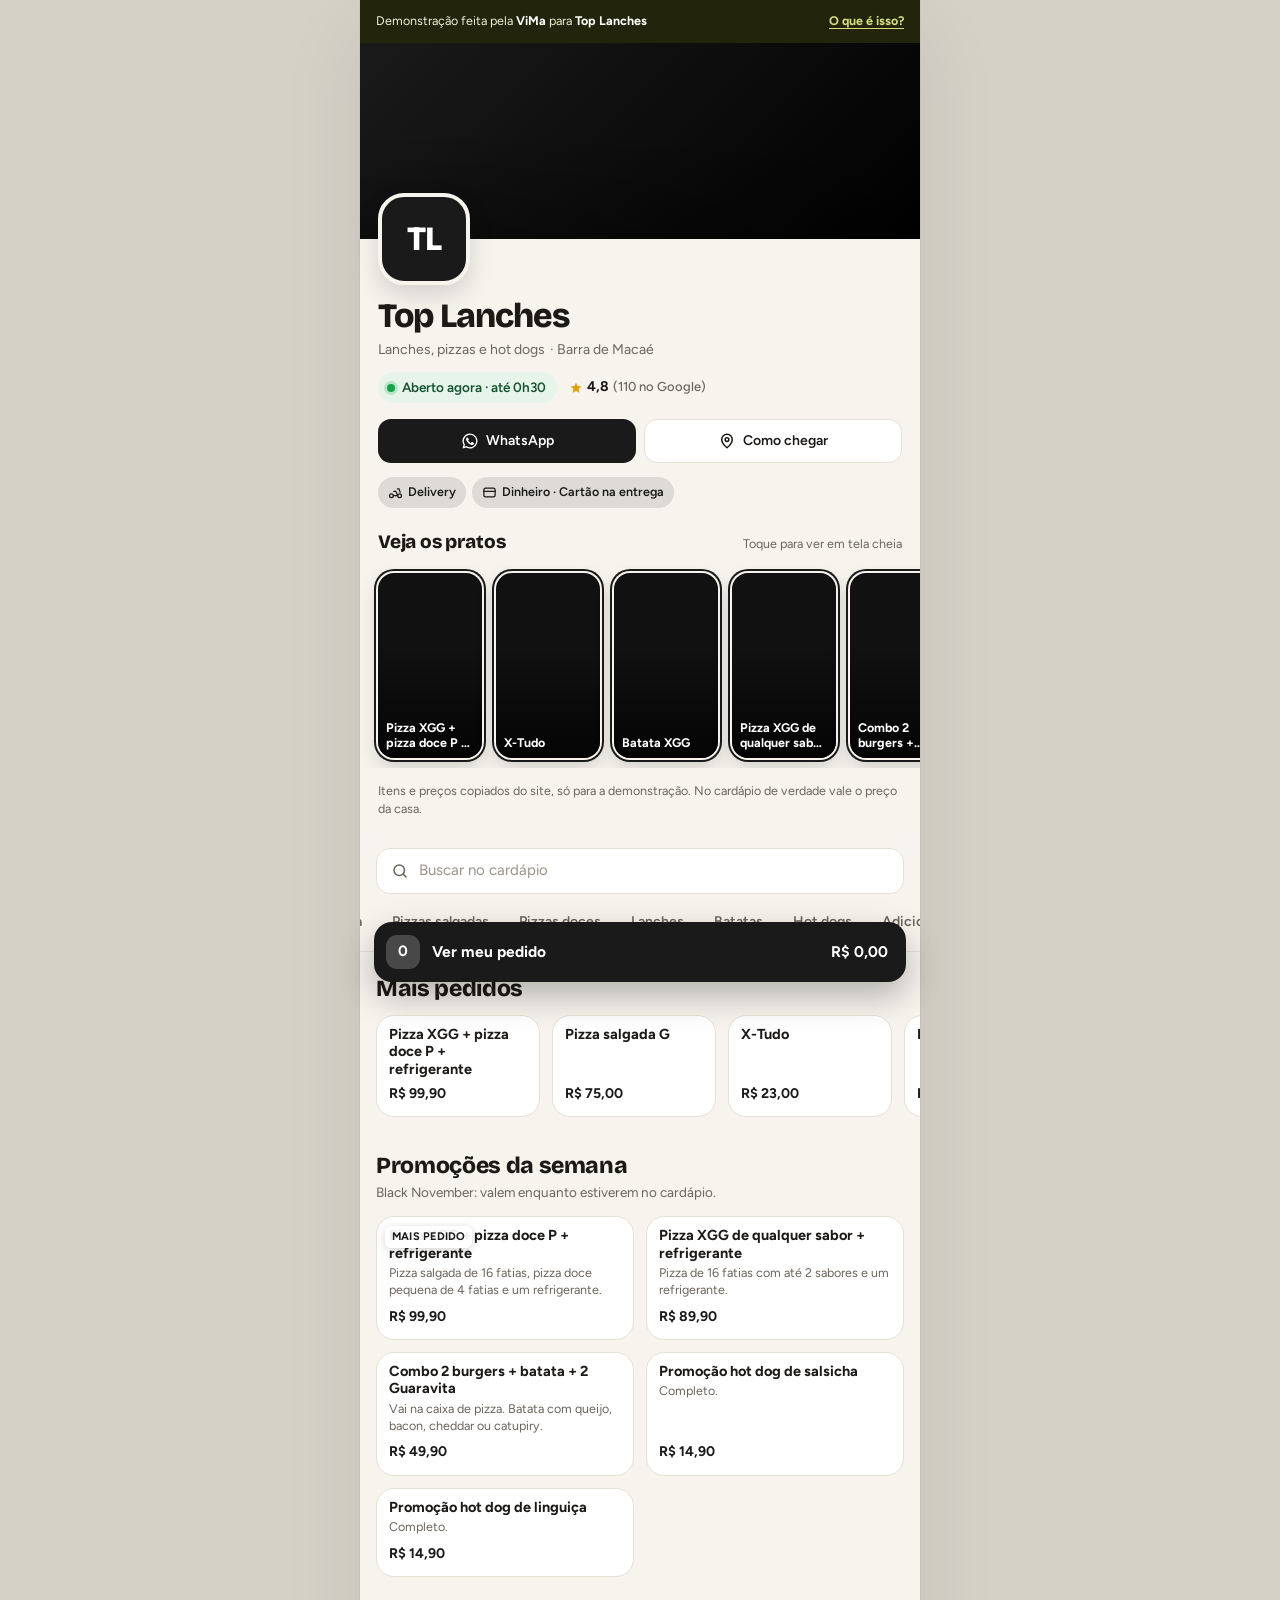
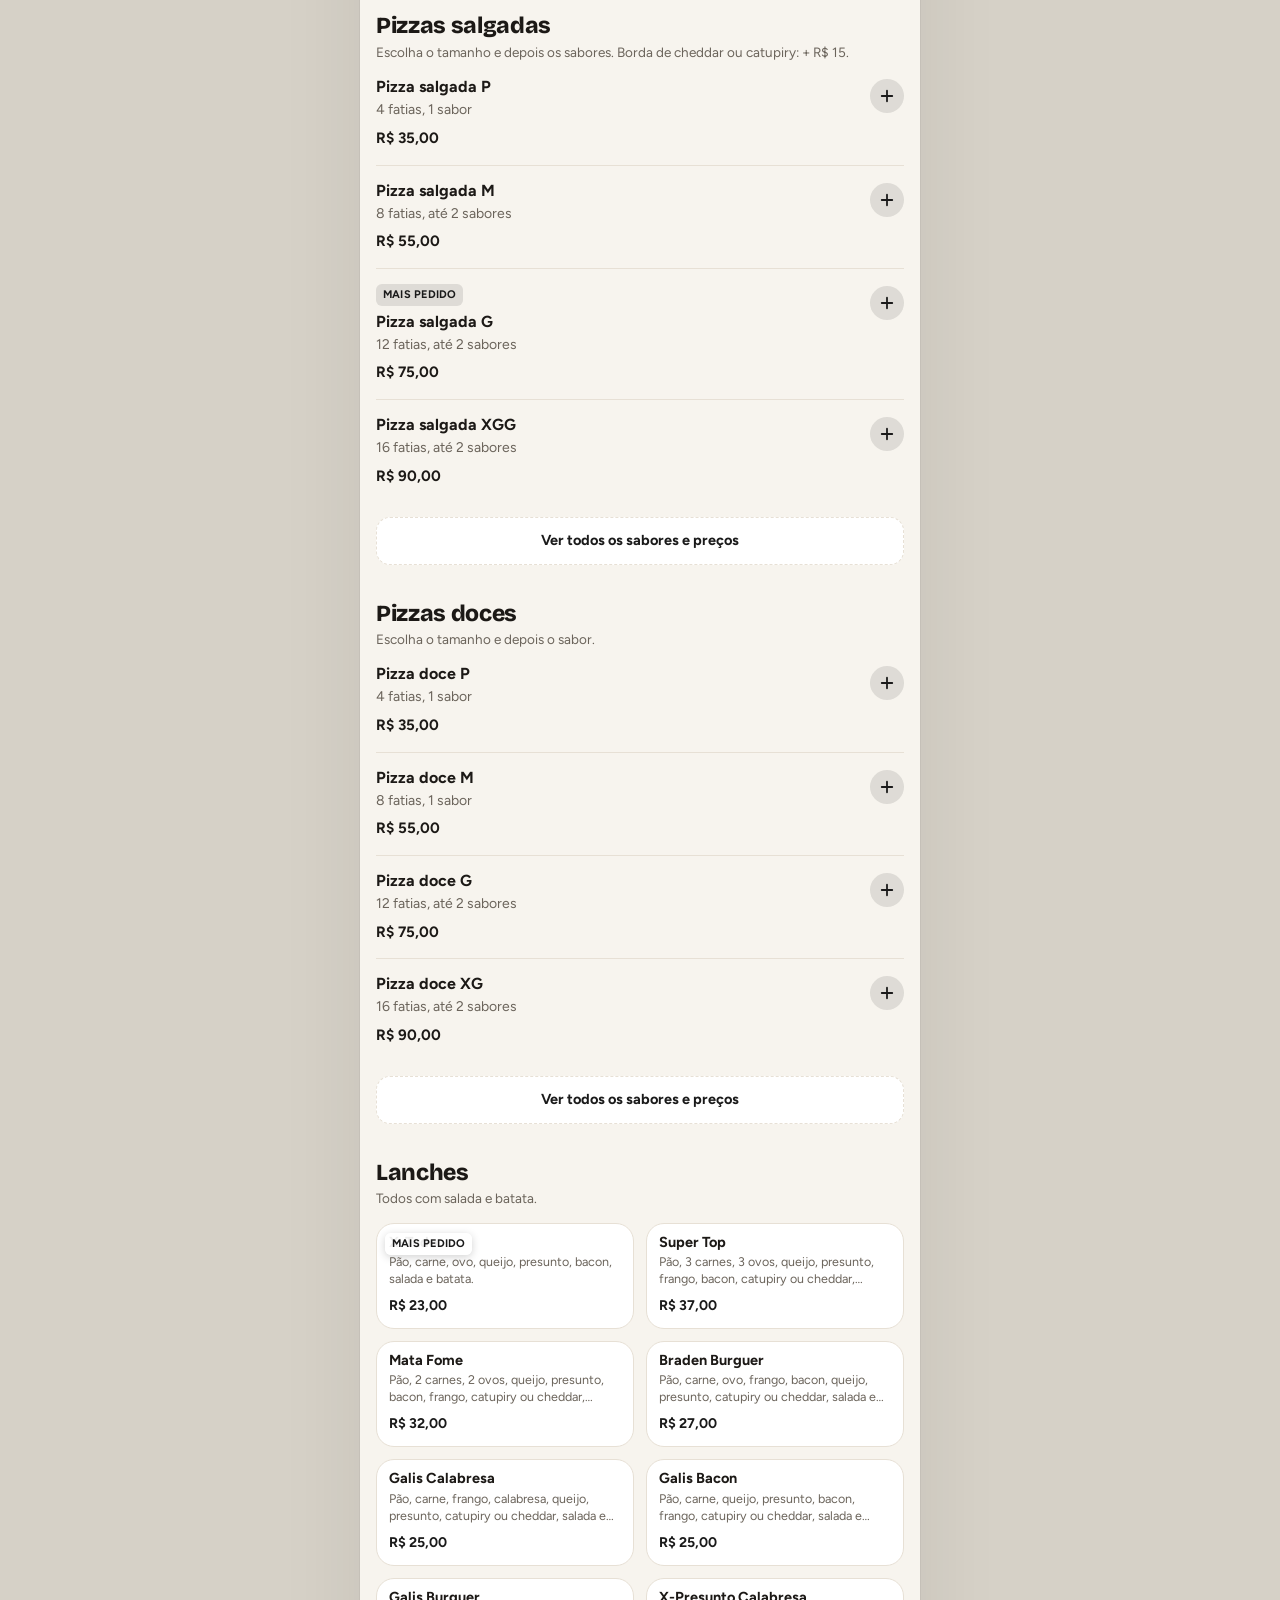
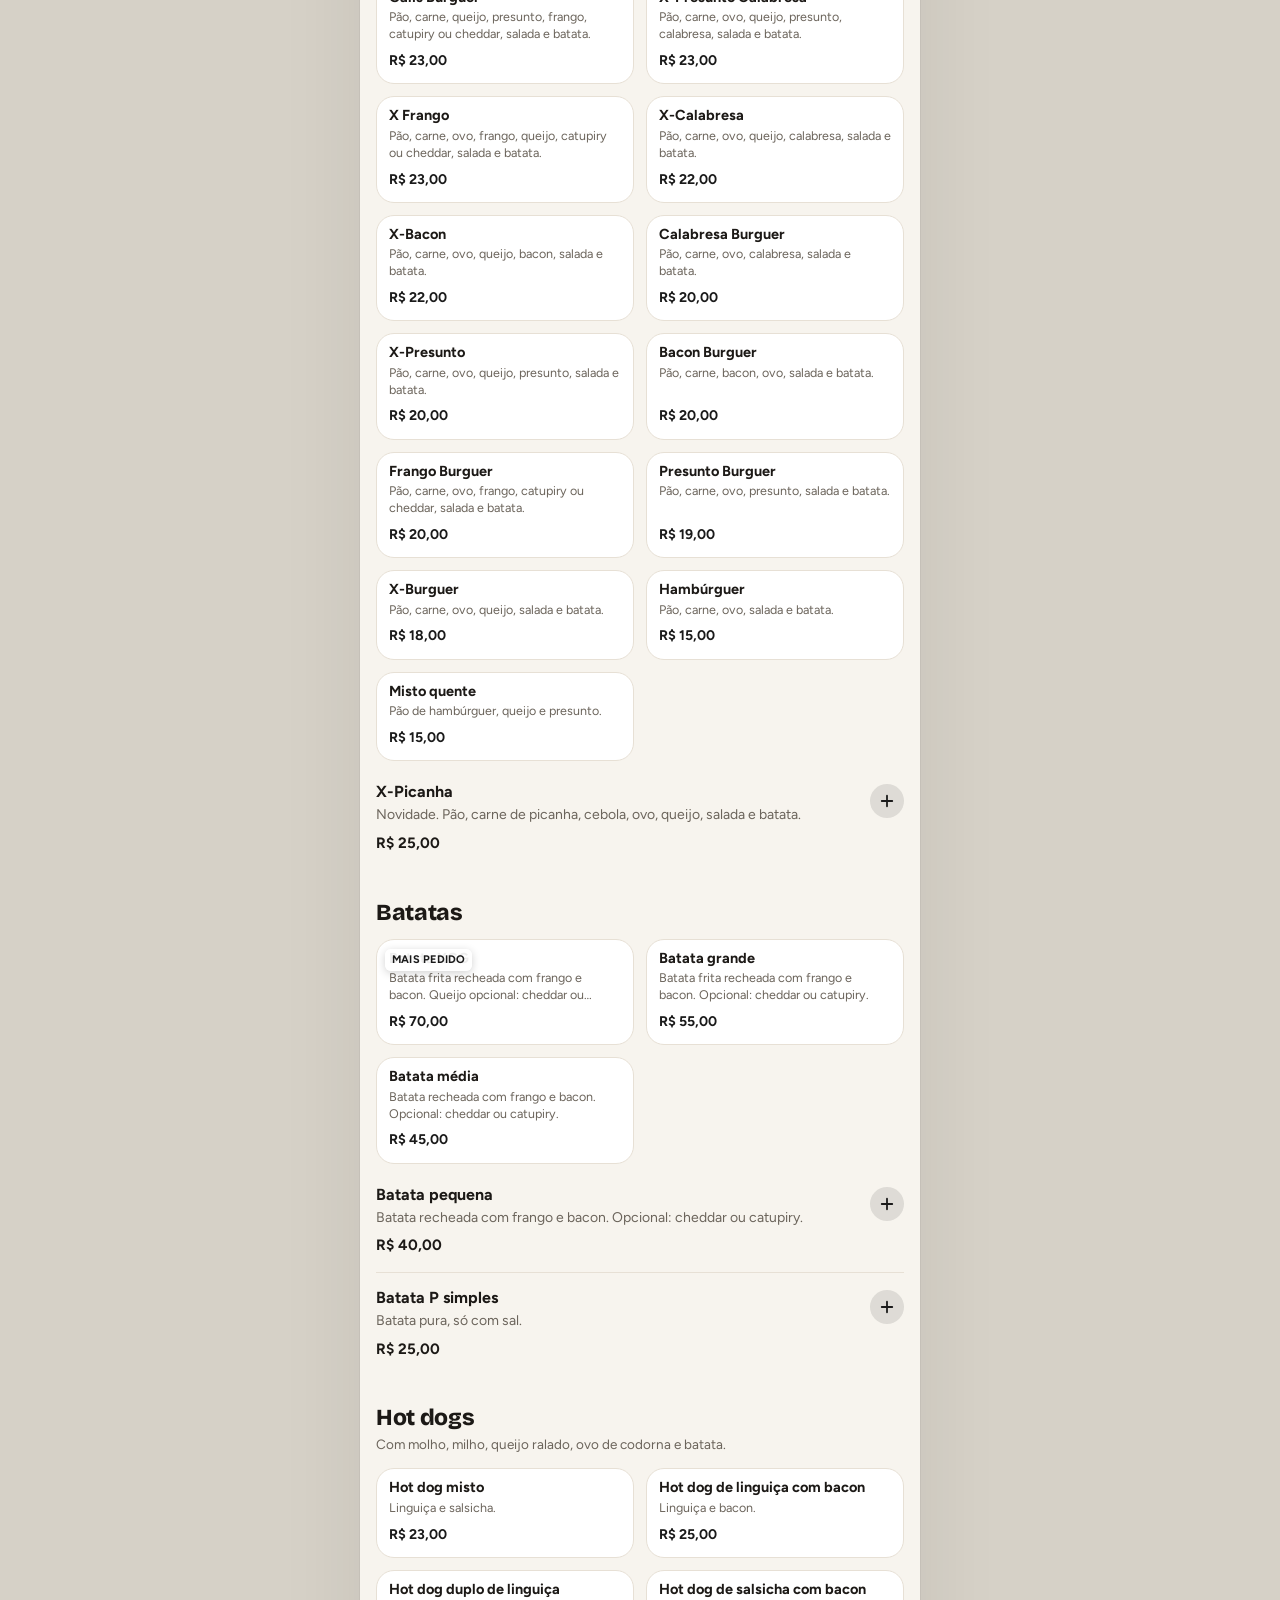
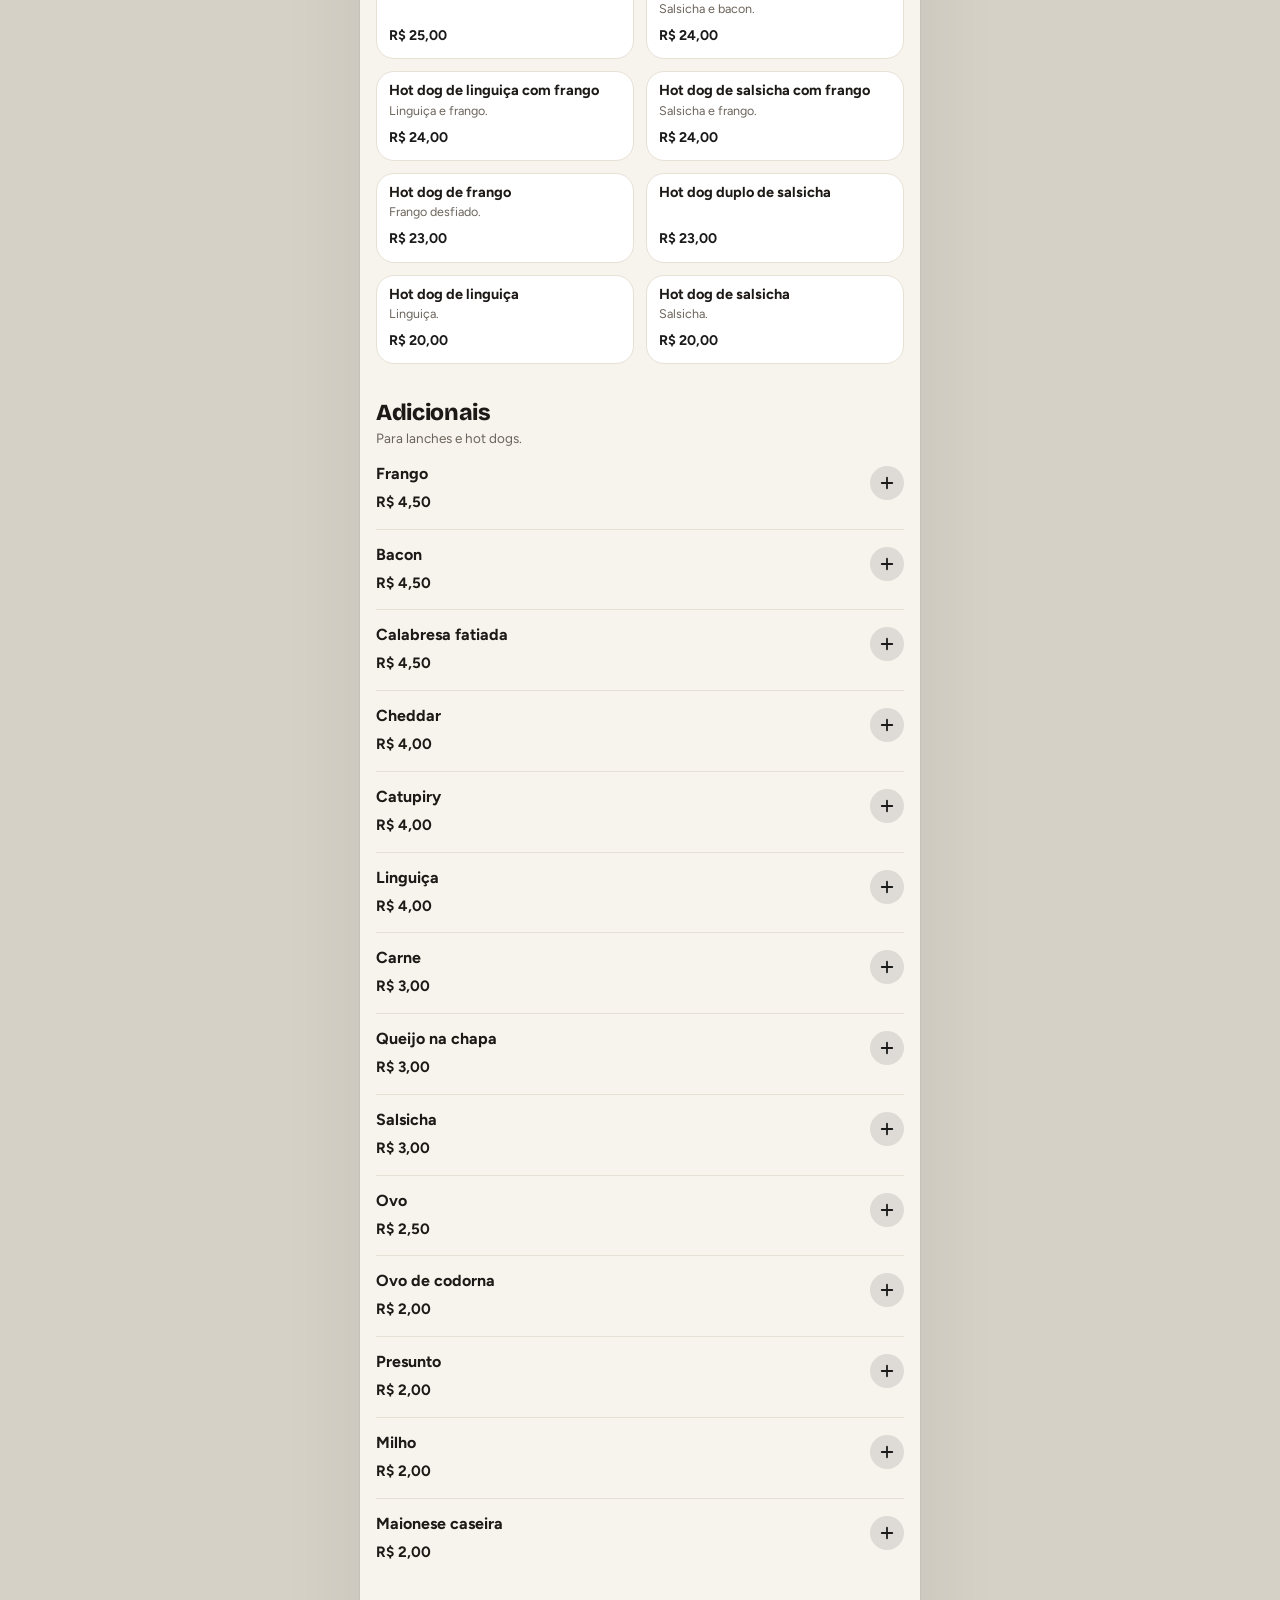
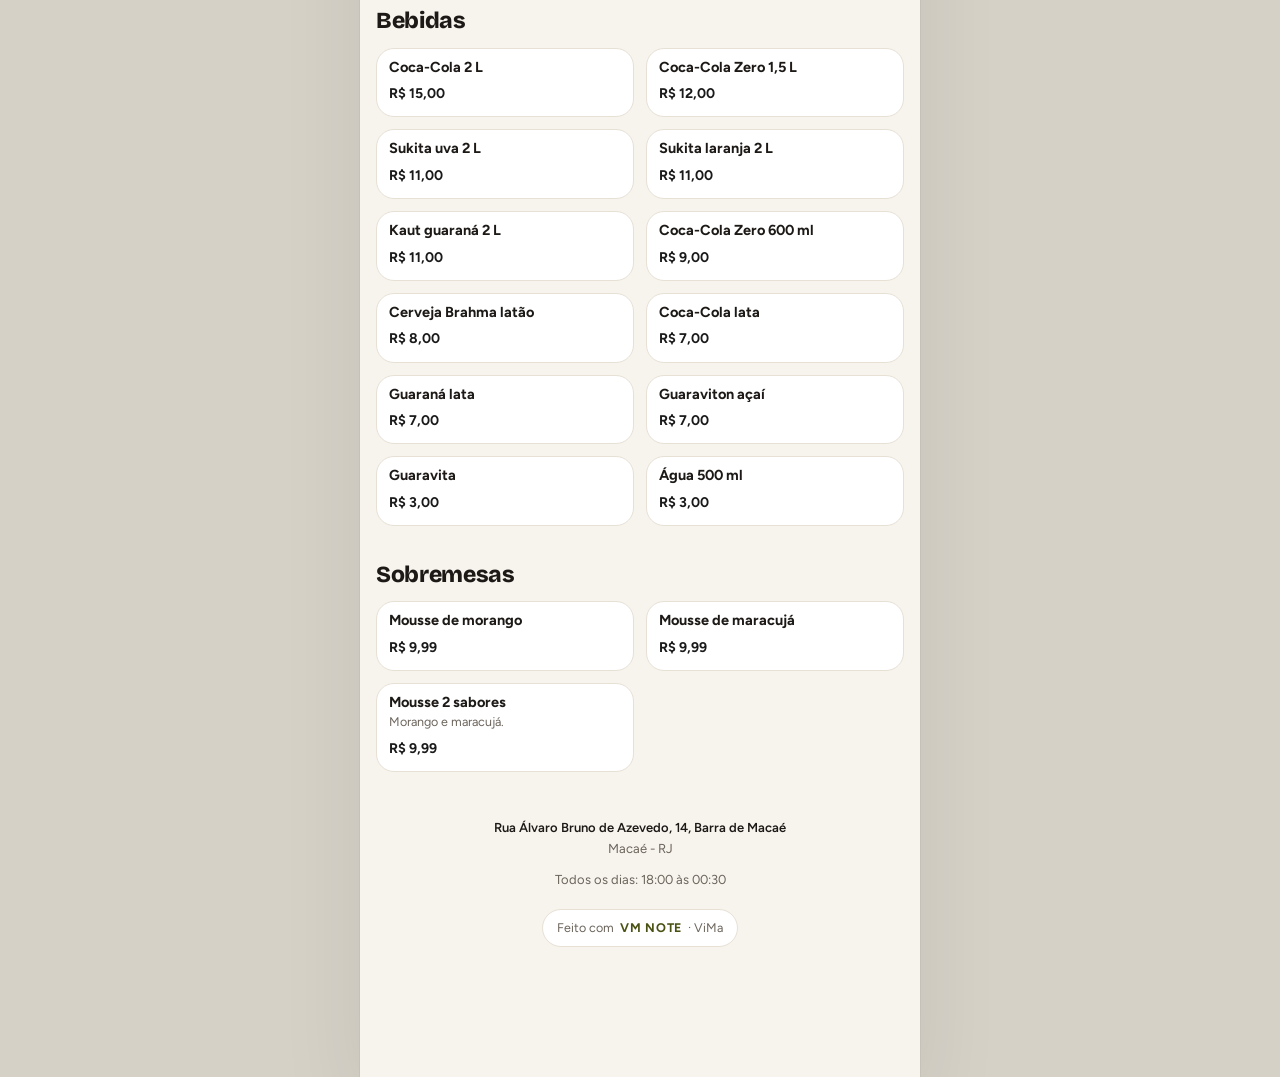
<file: cardapio/top-lanches-h79j/index.html>
<!doctype html>
<html lang="pt-BR">
<head>
<meta charset="utf-8">
<meta name="viewport" content="width=device-width, initial-scale=1, viewport-fit=cover">
<title>Top Lanches · Cardápio</title>
<meta name="description" content="Cardápio da lanches, pizzas e hot dogs Top Lanches em Macaé. Escolha e peça pelo WhatsApp.">
<meta name="robots" content="noindex, nofollow">
<meta property="og:type" content="website">
<meta property="og:locale" content="pt_BR">
<meta property="og:title" content="Top Lanches · Cardápio">
<meta property="og:description" content="Cardápio da lanches, pizzas e hot dogs Top Lanches em Macaé. Escolha e peça pelo WhatsApp.">
<meta property="og:image" content="https://lh3.googleusercontent.com/grass-cs/AABkmLd1y42MIFTFEmmMZO4-gi9b0UXqFkj3XIj2vU0Yy9Ahrghp2nd3nT16ZikYs07LqQdOzc25CBONqjjM1ajfMNGTyFYkPEsJauGwcGJYh4p4tCAq9nxOWA9y3ewha2edPETzKleFLGEGzCKK=w408-h544-k-no">
<meta name="theme-color" content="#1a1a1a">
<link rel="preconnect" href="https://fonts.googleapis.com">
<link rel="preconnect" href="https://fonts.gstatic.com" crossorigin>
<link href="https://fonts.googleapis.com/css2?family=Bricolage+Grotesque:opsz,wght@12..96,700;12..96,800&family=Figtree:wght@400;500;600;700&display=swap" rel="stylesheet">
<style>
:root{
  --bg:#f7f4ee; --card:#fff; --txt:#1c1916; --mut:#6b645b; --linha:#e7e0d5;
  --cor:#c2410c; --cor-escura:#7c2d12; --cor-txt:#fff; --cor-forte:#9a3412; --cor-suave:rgba(194,65,12,.1);
  --titulo:'Bricolage Grotesque', 'Figtree', system-ui, sans-serif;
  --corpo:'Figtree', system-ui, -apple-system, 'Segoe UI', Roboto, sans-serif;
}
*{box-sizing:border-box}
html{background:#ebe5da;background:color-mix(in srgb,var(--cor) 10%,#ebe5da);-webkit-text-size-adjust:100%}
body{margin:0;font-family:var(--corpo);color:var(--txt);font-size:15px;line-height:1.45;-webkit-font-smoothing:antialiased}
button{font:inherit;color:inherit;cursor:pointer}
a{color:inherit}
.pg{max-width:560px;margin:0 auto;background:var(--bg);min-height:100vh;min-height:100dvh;position:relative;box-shadow:0 0 0 1px rgba(0,0,0,.04),0 30px 80px rgba(0,0,0,.08)}
.sr{position:absolute;width:1px;height:1px;overflow:hidden;clip:rect(0 0 0 0);white-space:nowrap}

/* faixa de demonstração */
.demo{background:#22250c;color:#eef0d6;font-size:12.5px;line-height:1.35;padding:9px 16px;display:flex;align-items:center;justify-content:space-between;gap:12px}
.demo b{color:#fff;font-weight:700}
.demo button{background:none;border:0;padding:4px 0;color:#d6de7c;font-weight:700;text-decoration:underline;text-underline-offset:3px;white-space:nowrap}

/* topo */
.capa{height:196px;position:relative;overflow:hidden;background:linear-gradient(135deg,var(--cor),var(--cor-escura))}
.capa img{width:100%;height:100%;object-fit:cover;display:block}
.capa::after{content:"";position:absolute;inset:0;background:linear-gradient(to bottom,rgba(0,0,0,0) 45%,rgba(0,0,0,.28))}
.capa .padrao{position:absolute;inset:0;opacity:.18;background-image:radial-gradient(circle at 1px 1px,#fff 1.2px,transparent 0);background-size:16px 16px}
.capa .marca-d{position:absolute;right:-8px;bottom:-26px;font-family:var(--titulo);font-weight:800;font-size:120px;line-height:1;color:rgba(255,255,255,.12);letter-spacing:-.04em;white-space:nowrap}
.topo{padding:0 18px;margin-top:-46px;position:relative;z-index:1}
.logo{width:92px;height:92px;border-radius:26px;border:4px solid var(--bg);background:var(--card);box-shadow:0 10px 24px rgba(0,0,0,.14);object-fit:cover;display:grid;place-items:center;overflow:hidden}
.logo.ini{background:var(--cor);color:var(--cor-txt);font-family:var(--titulo);font-weight:800;font-size:34px;letter-spacing:-.03em}
h1{font-family:var(--titulo);font-weight:800;font-size:clamp(27px,7.6vw,34px);line-height:1.02;letter-spacing:-.025em;margin:14px 0 6px}
.sub{color:var(--mut);font-size:14px;display:flex;flex-wrap:wrap;gap:2px 5px;align-items:center}
.linha-st{display:flex;flex-wrap:wrap;align-items:center;gap:8px 12px;margin-top:12px}
.linha-st .nota{color:var(--txt);font-weight:700;font-size:14px;display:inline-flex;gap:4px;align-items:center}
.linha-st .nota svg{color:#e3a008}
.linha-st .nota small{color:var(--mut);font-weight:500;font-size:13px}
.status{display:inline-flex;align-items:center;gap:7px;font-size:13.5px;font-weight:600;padding:6px 11px 6px 9px;border-radius:999px;background:#e6f4ea;color:#14532d}
.status i{width:8px;height:8px;border-radius:50%;background:#16a34a;box-shadow:0 0 0 3px rgba(22,163,74,.2)}
.status.fechado{background:#f1ede6;color:#5b5349}
.status.fechado i{background:#9a9186;box-shadow:none}
.acoes{display:flex;gap:8px;margin-top:16px}
.bacao{flex:1;min-width:0;height:44px;border-radius:13px;border:1px solid var(--linha);background:var(--card);font-weight:600;font-size:14px;display:flex;gap:7px;align-items:center;justify-content:center;text-decoration:none;color:var(--txt)}
.bacao svg{flex:none}
.bacao.wpp{background:var(--cor);color:var(--cor-txt);border-color:transparent}
.chips{display:flex;flex-wrap:wrap;gap:6px;margin-top:14px}
.chip{font-size:12.5px;padding:6px 10px;border-radius:999px;background:var(--cor-suave);color:var(--cor-forte);font-weight:600;display:inline-flex;gap:5px;align-items:center}
.aviso{margin:14px 0 0;font-size:12.5px;color:var(--mut)}

/* busca e abas */
.nav{position:sticky;top:0;z-index:6;background:var(--bg);background:color-mix(in srgb,var(--bg) 90%,transparent);-webkit-backdrop-filter:blur(12px);backdrop-filter:blur(12px);padding:12px 0 0;margin-top:18px;border-bottom:1px solid var(--linha)}
.busca{margin:0 16px;display:flex;align-items:center;gap:8px;height:46px;border-radius:14px;background:var(--card);border:1px solid var(--linha);padding:0 14px;color:var(--mut)}
.busca:focus-within{border-color:var(--cor-forte);box-shadow:0 0 0 3px var(--cor-suave)}
.busca input{border:0;outline:0;flex:1;min-width:0;font:inherit;font-size:15px;background:transparent;color:var(--txt)}
.busca input::placeholder{color:#9b9388}
.abas{display:flex;gap:4px;overflow-x:auto;padding:10px 12px 10px;scrollbar-width:none;scroll-behavior:smooth}
.abas::-webkit-scrollbar{display:none}
.aba{white-space:nowrap;padding:8px 13px;border-radius:999px;font-weight:600;font-size:14px;border:0;background:transparent;color:var(--mut);transition:background .2s,color .2s}
.aba.ativa{background:var(--txt);color:var(--bg)}

/* mais pedidos */
.sec{padding:24px 16px 6px;scroll-margin-top:118px}
.sec h2{font-family:var(--titulo);font-size:23px;font-weight:800;letter-spacing:-.015em;line-height:1.1;margin:0}
.sec .sdesc{color:var(--mut);font-size:13.5px;margin:4px 0 0}
.dest{display:flex;gap:12px;overflow-x:auto;padding:14px 16px 6px;margin:0 -16px;scroll-snap-type:x mandatory;scrollbar-width:none}
.dest::-webkit-scrollbar{display:none}
.dcard{flex:0 0 164px;scroll-snap-align:start;scroll-margin-left:16px;background:var(--card);border-radius:18px;overflow:hidden;border:1px solid var(--linha);text-align:left;padding:0;display:flex;flex-direction:column}
.dcard .foto{aspect-ratio:4/3;background:linear-gradient(135deg,var(--cor),var(--cor-escura));position:relative;overflow:hidden}
.dcard .foto img{width:100%;height:100%;object-fit:cover;display:block}
.dcard .foto span{position:absolute;left:12px;bottom:6px;font-family:var(--titulo);font-weight:800;font-size:44px;line-height:1;color:rgba(255,255,255,.28)}
.dcard .t{padding:10px 12px 0;font-weight:700;font-size:14.5px;line-height:1.2}
.dcard .p{padding:6px 12px 12px;margin-top:auto;color:var(--cor-forte);font-weight:700;font-size:14px}

/* itens */
.item{display:flex;gap:14px;width:100%;text-align:left;background:none;border:0;border-bottom:1px solid var(--linha);padding:15px 0;align-items:flex-start}
.item:last-child{border-bottom:0}
.item .txt{flex:1;min-width:0}
.item .nome{font-weight:700;font-size:16px;line-height:1.25}
.item .d{color:var(--mut);font-size:14px;line-height:1.4;display:-webkit-box;-webkit-line-clamp:2;-webkit-box-orient:vertical;overflow:hidden;margin-top:3px}
.item .preco{margin-top:8px;font-weight:700;font-size:15px}
.item .preco small{color:var(--mut);font-weight:500;font-size:13px}
.selos{display:flex;flex-wrap:wrap;gap:4px;margin-bottom:6px}
.selo{display:inline-block;font-size:11px;font-weight:700;letter-spacing:.02em;text-transform:uppercase;color:var(--cor-forte);background:var(--cor-suave);padding:3px 7px;border-radius:6px}
.selo.picante{color:#b91c1c;background:rgba(220,38,38,.1)}
.selo.veg{color:#15803d;background:rgba(22,163,74,.12)}
.selo.novo{color:#1d4ed8;background:rgba(37,99,235,.1)}
html.escuro .selo.picante{color:#fca5a5}
html.escuro .selo.veg{color:#86efac}
html.escuro .selo.novo{color:#93c5fd}
.item .img{width:96px;height:96px;border-radius:16px;object-fit:cover;flex:none;background:var(--linha);display:block}
.item .mais{width:34px;height:34px;border-radius:50%;flex:none;display:grid;place-items:center;background:var(--cor-suave);color:var(--cor-forte);margin-top:2px}
.item.no-carrinho .mais{background:var(--cor);color:var(--cor-txt);font-weight:700;font-size:14px}
.vazio{padding:40px 24px;text-align:center;color:var(--mut)}

.rodape{padding:34px 20px calc(130px + env(safe-area-inset-bottom));text-align:center;color:var(--mut);font-size:13px;line-height:1.6}
.rodape .end{color:var(--txt);font-weight:600}
.rodape .vima{display:inline-flex;align-items:center;gap:6px;margin-top:18px;padding:8px 14px;border-radius:999px;border:1px solid var(--linha);background:var(--card);text-decoration:none;font-size:12.5px;color:var(--mut)}
.rodape .vima b{color:#4a5113;letter-spacing:.06em}

/* barra do pedido */
.barra{position:fixed;left:50%;bottom:calc(14px + env(safe-area-inset-bottom));transform:translate(-50%,160%);width:min(532px,calc(100% - 24px));height:60px;border-radius:18px;background:var(--cor);color:var(--cor-txt);display:flex;align-items:center;gap:12px;padding:0 18px 0 12px;font-weight:700;font-size:15.5px;box-shadow:0 14px 34px rgba(0,0,0,.28);border:0;z-index:8;transition:transform .32s cubic-bezier(.2,.8,.2,1)}
.barra.on{transform:translate(-50%,0)}
.barra .qt{min-width:34px;height:34px;padding:0 8px;border-radius:11px;display:grid;place-items:center;background:rgba(255,255,255,.2);font-size:15px}
.barra.clara .qt{background:rgba(0,0,0,.12)}
.barra .rot{flex:1;text-align:left}
.barra .tot{font-variant-numeric:tabular-nums}

/* folhas (item, pedido, sobre) */
.fundo{position:fixed;inset:0;background:rgba(20,16,12,.52);opacity:0;pointer-events:none;transition:opacity .25s;z-index:20}
.fundo.on{opacity:1;pointer-events:auto}
.folha{position:fixed;left:50%;bottom:0;width:min(560px,100%);max-height:92vh;max-height:92dvh;display:flex;flex-direction:column;background:var(--bg);border-radius:24px 24px 0 0;transform:translate(-50%,105%);transition:transform .32s cubic-bezier(.2,.8,.2,1);z-index:21;box-shadow:0 -10px 40px rgba(0,0,0,.2);visibility:hidden}
.folha.on{transform:translate(-50%,0);visibility:visible}
.folha .rola{overflow-y:auto;overscroll-behavior:contain;flex:1}
.folha .alca{width:40px;height:5px;border-radius:3px;background:rgba(0,0,0,.18);margin:8px auto 0;position:absolute;left:50%;transform:translateX(-50%);top:0;z-index:2}
.fechar{position:absolute;top:12px;right:12px;width:38px;height:38px;border-radius:50%;border:0;background:rgba(255,255,255,.92);box-shadow:0 2px 10px rgba(0,0,0,.15);display:grid;place-items:center;z-index:3}
.fimg{width:100%;aspect-ratio:16/10;object-fit:cover;display:block;background:var(--linha)}
.fc{padding:22px 20px 18px}
.fc h3{font-family:var(--titulo);font-size:25px;font-weight:800;letter-spacing:-.02em;line-height:1.1;margin:0 34px 6px 0}
.fc .fd{color:var(--mut);margin:0}
.fc .fp{font-weight:700;font-size:17px;margin-top:10px}
.grupo{margin-top:22px}
.grupo>.gt{display:flex;justify-content:space-between;align-items:baseline;font-weight:700;margin-bottom:10px}
.grupo>.gt small{font-weight:600;font-size:11.5px;text-transform:uppercase;letter-spacing:.04em;color:var(--mut);background:var(--chip,#ece6dc);padding:3px 7px;border-radius:6px}
.op{display:flex;align-items:center;gap:12px;padding:13px 14px;border:1px solid var(--linha);border-radius:14px;background:var(--card);margin-bottom:8px;cursor:pointer}
.op:has(input:checked){border-color:var(--cor-forte);box-shadow:0 0 0 2px var(--cor-suave)}
.op input{accent-color:var(--cor-forte);width:19px;height:19px;margin:0}
.op span{flex:1}
.op b{font-weight:600;font-variant-numeric:tabular-nums}
textarea,.campo input,.campo select{width:100%;font:inherit;font-size:15px;color:var(--txt);border:1px solid var(--linha);background:var(--card);border-radius:13px;padding:12px 14px;outline:0}
textarea{min-height:76px;resize:vertical}
textarea:focus,.campo input:focus,.campo select:focus{border-color:var(--cor-forte);box-shadow:0 0 0 3px var(--cor-suave)}
.campo{margin-top:12px;display:block}
.campo>span{display:block;font-size:13px;font-weight:600;color:var(--mut);margin-bottom:6px}
.campo.erro input{border-color:#dc2626;box-shadow:0 0 0 3px rgba(220,38,38,.12)}
.fpe{position:sticky;bottom:0;background:var(--bg);padding:12px 16px calc(12px + env(safe-area-inset-bottom));display:flex;gap:10px;align-items:center;border-top:1px solid var(--linha)}
.qtd{display:flex;align-items:center;border:1px solid var(--linha);border-radius:14px;background:var(--card);height:52px}
.qtd button{width:42px;height:100%;border:0;background:none;display:grid;place-items:center;color:var(--cor-forte)}
.qtd button:disabled{color:#c9c1b5}
.qtd output{min-width:22px;text-align:center;font-weight:700;font-variant-numeric:tabular-nums}
.grande{flex:1;height:52px;border-radius:15px;background:var(--cor);color:var(--cor-txt);font-weight:700;font-size:15.5px;border:0;display:flex;align-items:center;justify-content:center;gap:8px;text-decoration:none;padding:0 14px}
.grande.sec2{background:var(--card);color:var(--txt);border:1px solid var(--linha)}

/* pedido */
.ped h3{margin-right:40px}
.linha{display:flex;gap:12px;padding:13px 0;border-bottom:1px solid var(--linha);align-items:center}
.linha .lt{flex:1;min-width:0}
.linha .ln{font-weight:600}
.linha .lo{font-size:13px;color:var(--mut)}
.linha .lv{font-weight:700;font-variant-numeric:tabular-nums;white-space:nowrap}
.linha .qtd{height:38px;border-radius:11px}
.linha .qtd button{width:32px}
.seg{display:flex;background:var(--chip,#ece6dc);border-radius:13px;padding:4px;gap:4px}
.seg button{flex:1;height:40px;border-radius:10px;border:0;background:none;font-weight:600;color:var(--mut)}
.seg button[aria-pressed="true"]{background:var(--card);color:var(--txt);box-shadow:0 1px 4px rgba(0,0,0,.1)}
.totais{margin-top:18px;padding:14px 16px;border-radius:16px;background:var(--card);border:1px solid var(--linha)}
.totais div{display:flex;justify-content:space-between;font-size:14px;color:var(--mut);padding:3px 0}
.totais div.t{color:var(--txt);font-weight:800;font-size:17px;padding-top:8px;margin-top:6px;border-top:1px dashed var(--linha)}

/* prévia do whatsapp */
.zap{margin-top:16px;border-radius:18px;padding:16px 12px;background:#e9e2d8;background-image:radial-gradient(rgba(0,0,0,.05) 1px,transparent 1px);background-size:12px 12px}
.zap .topo-zap{display:flex;align-items:center;gap:10px;margin:-4px 0 12px 2px;font-size:13px;color:#4b463f}
.zap .topo-zap i{width:30px;height:30px;border-radius:50%;background:var(--cor);display:grid;place-items:center;color:var(--cor-txt);font-style:normal;font-weight:800;font-size:13px}
.bolha{background:#d9fdd3;border-radius:12px 12px 3px 12px;padding:10px 12px 8px;white-space:pre-wrap;font-size:14px;line-height:1.42;box-shadow:0 1px 1px rgba(0,0,0,.1);margin-left:auto;max-width:94%;word-wrap:break-word;color:#111b21}
.bolha .h{display:block;text-align:right;font-size:11px;color:#667781;margin-top:2px}
.explica{font-size:14px;color:var(--mut);margin:14px 0 0}
.passos{margin:16px 0 0;padding:0;list-style:none;display:grid;gap:10px}
.passos li{display:flex;gap:12px;align-items:flex-start;background:var(--card);border:1px solid var(--linha);border-radius:14px;padding:12px 14px;font-size:14.5px}
.passos li b{flex:none;width:26px;height:26px;border-radius:8px;background:var(--cor-suave);color:var(--cor-forte);display:grid;place-items:center;font-size:13px}

/* fundo escuro (escolha do dono) */
html.escuro{--bg:#141311;--card:#1d1b19;--txt:#f3eee6;--mut:#a39b90;--linha:#2d2a26;--chip:#2a2723;background:#0b0a09}
html.escuro .status{background:rgba(34,197,94,.14);color:#86efac}
html.escuro .status.fechado{background:#2a2723;color:#bdb5aa}
html.escuro .fechar{background:rgba(29,27,25,.94);color:#f3eee6}
html.escuro .rodape .vima b{color:#cdd47a}
html.escuro .busca input::placeholder{color:#7d766c}
html.escuro .qtd button:disabled{color:#5a544d}
html.escuro .pg{box-shadow:none}
html.escuro .folha{box-shadow:0 -10px 40px rgba(0,0,0,.6)}

/* vitrine: fotos grandes em duas colunas */
.grade{display:grid;grid-template-columns:1fr 1fr;gap:12px;padding:14px 0 6px}
.gcard{position:relative;background:var(--card);border:1px solid var(--linha);border-radius:18px;overflow:hidden;text-align:left;padding:0;display:flex;flex-direction:column;color:inherit;transition:transform .2s}
.gcard:active{transform:scale(.98)}
.gcard .gimg{aspect-ratio:1/1;width:100%;object-fit:cover;display:block;background:var(--linha)}
.gcard .t{padding:10px 12px 0;font-weight:700;font-size:14.5px;line-height:1.2}
.gcard .gd{padding:3px 12px 0;color:var(--mut);font-size:12.5px;line-height:1.35;display:-webkit-box;-webkit-line-clamp:2;-webkit-box-orient:vertical;overflow:hidden}
.gcard .p{padding:8px 12px 12px;margin-top:auto;font-weight:700;font-size:14px;color:var(--cor-forte)}
.gcard .qtd-b{position:absolute;top:8px;right:8px;min-width:28px;height:28px;border-radius:14px;background:var(--cor);color:var(--cor-txt);display:grid;place-items:center;font-weight:800;font-size:13px;padding:0 7px;box-shadow:0 4px 12px rgba(0,0,0,.3)}
.gcard .selo-g{position:absolute;top:8px;left:8px}
.gcard .selo-g .selo{background:rgba(255,255,255,.92);box-shadow:0 2px 8px rgba(0,0,0,.18)}
html.escuro .gcard .selo-g .selo{background:rgba(20,19,17,.88)}

/* faixa de aviso da loja */
.aviso-loja{margin:16px 0 0;padding:12px 14px;border-radius:14px;background:var(--cor-suave);color:var(--txt);font-size:14px;font-weight:600;line-height:1.4;display:flex;gap:10px;align-items:flex-start}
.aviso-loja svg{color:var(--cor-forte);flex:none;margin-top:1px}

/* cardápio em vídeo: fileira de "stories" */
.vv{margin:20px -18px 0}
.vv-topo{display:flex;align-items:baseline;justify-content:space-between;gap:10px;padding:0 18px 10px}
.vv-topo b{font-family:var(--titulo);font-size:19px;font-weight:800;letter-spacing:-.01em}
.vv-topo span{font-size:12.5px;color:var(--mut)}
.vv-lista{display:flex;gap:10px;overflow-x:auto;padding:4px 18px 6px;scroll-snap-type:x mandatory;scrollbar-width:none}
.vv-lista::-webkit-scrollbar{display:none}
.vv-card{flex:0 0 104px;aspect-ratio:9/16;border-radius:16px;overflow:hidden;position:relative;border:0;padding:0;background:#111;scroll-snap-align:start;scroll-margin-left:18px;box-shadow:0 0 0 2px var(--bg),0 0 0 4px var(--cor),0 8px 20px rgba(0,0,0,.18);margin:4px 2px}
.vv-card>img,.vv-card>video{position:absolute;inset:0;width:100%;height:100%;object-fit:cover}
.vv-card::after{content:"";position:absolute;inset:0;background:linear-gradient(to bottom,rgba(0,0,0,0) 40%,rgba(0,0,0,.78));pointer-events:none}
.vv-card .vv-nome{position:absolute;left:8px;right:8px;bottom:8px;z-index:1;color:#fff;font-size:12.5px;font-weight:700;line-height:1.2;text-align:left;display:-webkit-box;-webkit-line-clamp:2;-webkit-box-orient:vertical;overflow:hidden}
.vv-card .vv-play{position:absolute;top:7px;right:7px;z-index:1;width:26px;height:26px;border-radius:50%;background:rgba(0,0,0,.5);color:#fff;display:grid;place-items:center;-webkit-backdrop-filter:blur(4px);backdrop-filter:blur(4px)}
.vv-card .vv-play svg{width:12px;height:12px;margin-left:2px}
.vv-card:active{transform:scale(.97)}
.slide>video{position:absolute;inset:0;width:100%;height:100%;object-fit:cover}
html.anim .slide.ativo>img{animation:kb 9s ease-out forwards}
.cheia .som{font-size:16px}
.gcard .vbadge{background:rgba(0,0,0,.55);color:#fff}
.gcard .vbadge svg{width:12px;height:12px;margin-left:2px}
.fimg{object-fit:cover}

/* botão da tela cheia (antigo) */
.bcheia{display:flex;align-items:center;gap:12px;width:100%;margin:16px 0 0;padding:12px 14px;border-radius:18px;border:0;text-align:left;color:#fff;background:linear-gradient(135deg,var(--cor-escura),#000);background:linear-gradient(135deg,var(--cor-escura),color-mix(in srgb,var(--cor-escura) 65%,var(--cor)));box-shadow:0 10px 26px rgba(0,0,0,.18)}
.bcheia .mini{display:flex;flex:none;padding-left:10px}
.bcheia .mini img{width:40px;height:40px;border-radius:11px;object-fit:cover;border:2px solid rgba(255,255,255,.9);margin-left:-10px;box-shadow:0 2px 6px rgba(0,0,0,.3)}
.bcheia b{display:block;font-size:15px;line-height:1.2}
.bcheia .s{display:block;font-size:12.5px;opacity:.82;margin-top:2px}
.bcheia .play{margin-left:auto;flex:none;width:38px;height:38px;border-radius:50%;background:rgba(255,255,255,.2);display:grid;place-items:center}

/* tela cheia: deslizar pelos pratos */
.cheia{position:fixed;inset:0;z-index:15;background:#000;display:none}
.cheia.on{display:block}
.cheia .feed{height:100%;overflow-y:auto;scroll-snap-type:y mandatory;overscroll-behavior:contain;scrollbar-width:none;outline:0}
.cheia .feed::-webkit-scrollbar{display:none}
.slide{height:100vh;height:100dvh;scroll-snap-align:start;scroll-snap-stop:always;position:relative;overflow:hidden;color:#fff;max-width:560px;margin:0 auto;background:#111}
.slide>img{position:absolute;inset:0;width:100%;height:100%;object-fit:cover}
.slide::after{content:"";position:absolute;inset:0;background:linear-gradient(to bottom,rgba(0,0,0,.5) 0,rgba(0,0,0,0) 20%,rgba(0,0,0,0) 42%,rgba(0,0,0,.88) 100%);pointer-events:none}
.slide .info{position:absolute;left:0;right:0;bottom:0;z-index:1;padding:20px 20px calc(26px + env(safe-area-inset-bottom))}
.slide .cat{display:inline-block;font-size:11.5px;font-weight:700;letter-spacing:.07em;text-transform:uppercase;background:rgba(255,255,255,.18);-webkit-backdrop-filter:blur(8px);backdrop-filter:blur(8px);padding:5px 10px;border-radius:999px}
.slide h3{font-family:var(--titulo);font-size:clamp(30px,9vw,40px);line-height:1.02;font-weight:800;letter-spacing:-.02em;margin:10px 0 8px;text-shadow:0 2px 14px rgba(0,0,0,.35)}
.slide p{margin:0;font-size:15px;line-height:1.42;color:rgba(255,255,255,.88);display:-webkit-box;-webkit-line-clamp:3;-webkit-box-orient:vertical;overflow:hidden}
.slide .linha-s{display:flex;align-items:center;gap:12px;margin-top:18px}
.slide .pr{font-size:20px;font-weight:800}
.slide .add{margin-left:auto;height:52px;padding:0 20px;border-radius:16px;border:0;background:var(--cor);color:var(--cor-txt);font-weight:800;font-size:15.5px;display:flex;align-items:center;gap:8px;box-shadow:0 8px 24px rgba(0,0,0,.35)}
.slide .dica{display:flex;align-items:center;gap:6px;font-size:12.5px;font-weight:700;opacity:.9;margin-bottom:14px}
html.anim .slide .dica svg{animation:quica 1.4s ease-in-out infinite}
@keyframes quica{0%,100%{transform:translateY(0)}50%{transform:translateY(-5px)}}
.cheia .topo-c{position:fixed;top:0;left:50%;transform:translateX(-50%);width:min(560px,100%);z-index:2;display:flex;align-items:center;gap:8px;padding:calc(12px + env(safe-area-inset-top)) 12px 0}
.cheia .marca{display:flex;align-items:center;gap:8px;color:#fff;font-weight:700;font-size:14px;text-shadow:0 1px 6px rgba(0,0,0,.5);min-width:0}
.cheia .marca span{white-space:nowrap;overflow:hidden;text-overflow:ellipsis}
.cheia .marca img{width:30px;height:30px;border-radius:9px;object-fit:cover;flex:none}
.cheia .cont{margin-left:auto;color:#fff;font-size:12px;font-weight:700;background:rgba(0,0,0,.4);padding:5px 9px;border-radius:999px;font-variant-numeric:tabular-nums}
.cheia .ped-c{display:none;border:0;background:var(--cor);color:var(--cor-txt);font-weight:800;font-size:12.5px;padding:7px 11px;border-radius:999px;white-space:nowrap}
.cheia .ped-c.on{display:inline-flex}
.cheia .x{flex:none;width:38px;height:38px;border-radius:50%;border:0;background:rgba(0,0,0,.45);color:#fff;display:grid;place-items:center;-webkit-backdrop-filter:blur(6px);backdrop-filter:blur(6px)}

/* animações (o dono pode desligar) */
.voa{position:fixed;z-index:40;width:16px;height:16px;border-radius:50%;background:var(--cor);box-shadow:0 0 0 3px rgba(255,255,255,.8),0 4px 12px rgba(0,0,0,.3);pointer-events:none;transition:transform .55s cubic-bezier(.45,-.25,.7,1),opacity .55s}
@keyframes pulsa{0%{transform:translate(-50%,0) scale(1)}35%{transform:translate(-50%,0) scale(1.06)}100%{transform:translate(-50%,0) scale(1)}}
.barra.on.pulsa{animation:pulsa .42s ease}
@keyframes pulsa2{0%,100%{transform:scale(1)}35%{transform:scale(1.12)}}
.ped-c.pulsa{animation:pulsa2 .42s ease}
@keyframes kb{from{transform:scale(1)}to{transform:scale(1.09)}}
html.anim .capa img,html.anim .capa video{animation:kb 18s ease-in-out infinite alternate}
.capa video{width:100%;height:100%;object-fit:cover;display:block}

/* cupom, pedido mínimo e Pix */
.cupom{display:flex;gap:8px}
.cupom input{flex:1;min-width:0;font:inherit;font-size:15px;color:var(--txt);border:1px solid var(--linha);background:var(--card);border-radius:13px;padding:12px 14px;outline:0;text-transform:uppercase}
.cupom input::placeholder{text-transform:none}
.cupom input:focus{border-color:var(--cor-forte);box-shadow:0 0 0 3px var(--cor-suave)}
.b-cupom{flex:none;border:0;border-radius:13px;padding:0 16px;background:var(--txt);color:var(--bg);font-weight:700}
.cupom-msg{margin:8px 2px 0;font-size:13.5px;color:#b91c1c;font-weight:600}
.cupom-msg.ok{color:#15803d}
html.escuro .cupom-msg{color:#fca5a5}
html.escuro .cupom-msg.ok{color:#86efac}
.totais div.desc{color:#15803d;font-weight:600}
html.escuro .totais div.desc{color:#86efac}
.minimo{margin:12px 0 0;padding:11px 14px;border-radius:13px;background:rgba(217,119,6,.12);color:#92400e;font-size:14px;font-weight:600}
html.escuro .minimo{color:#fcd34d}
.pix{margin-top:14px;padding:14px 16px;border-radius:16px;background:var(--card);border:1px dashed var(--cor-forte);display:grid;gap:8px}
.pix b{font-size:15px}
.pix p{margin:0;font-size:13.5px;color:var(--mut)}
.pix .grande{height:46px;font-size:14.5px}
.campo select{-webkit-appearance:none;appearance:none}
.campo.erro select{border-color:#dc2626;box-shadow:0 0 0 3px rgba(220,38,38,.12)}

/* pizza */
.gsub{font-size:11.5px;font-weight:700;text-transform:uppercase;letter-spacing:.06em;color:var(--mut);margin:18px 2px 8px}
.op .sd{display:block;font-size:13px;color:var(--mut);font-weight:400;margin-top:2px;line-height:1.35}
.op.off{opacity:.45;cursor:default}
.op input[type=checkbox]{accent-color:var(--cor-forte);width:20px;height:20px;margin:0;flex:none}
.op input[type=radio]{flex:none}
.nota-p{font-size:13px;color:var(--mut);margin:-4px 0 10px}
.grupo>.gt small.contador{background:var(--cor-suave);color:var(--cor-forte);font-size:13.5px;font-weight:800;letter-spacing:.02em;padding:4px 11px;border-radius:999px;font-variant-numeric:tabular-nums;transition:background .2s,color .2s}
.grupo>.gt small.contador.ok{background:var(--cor);color:var(--cor-txt)}
.op b.extra{color:var(--mut);font-weight:600;font-size:13.5px;white-space:nowrap}
.gsub .gpreco{float:right;text-transform:none;letter-spacing:0;font-size:13.5px;color:var(--cor-forte);font-weight:800}
.op .frac{flex:none;font-weight:800;font-size:18px;line-height:1;color:var(--cor-forte);min-width:0}
.op .frac:empty{display:none}
.seg.modo{margin:0 0 12px}
.grupo>.gt.gt-fixo{position:sticky;top:0;z-index:2;background:var(--bg);margin:0 -20px 8px;padding:12px 64px 10px 20px;box-shadow:0 1px 0 var(--linha)}
.fc .fp.fp-pizza{font-size:24px;font-weight:800;letter-spacing:-.01em;color:var(--cor-forte);font-variant-numeric:tabular-nums}
.filtro{width:100%;font:inherit;font-size:15px;border:1px solid var(--linha);background:var(--card);border-radius:12px;padding:10px 14px;margin:0 0 4px;outline:0;color:var(--txt)}
.filtro:focus{border-color:var(--cor-forte);box-shadow:0 0 0 3px var(--cor-suave)}
.ver-sabores{width:100%;height:48px;margin:14px 0 6px;border-radius:14px;border:1.5px dashed var(--linha);background:var(--card);font-weight:700;font-size:14.5px;color:var(--cor-forte)}
.sabor-l{padding:13px 0;border-bottom:1px solid var(--linha)}
.sabor-l .nome{font-weight:700;font-size:15.5px}
.sabor-l .d{color:var(--mut);font-size:13.5px;line-height:1.4;margin-top:2px}
.sabor-l .tam{display:flex;flex-wrap:wrap;gap:6px;margin-top:9px}
.sabor-l .tam button{border:1px solid var(--linha);background:var(--card);border-radius:10px;padding:7px 10px;font-size:13px;font-weight:600;color:var(--mut)}
.sabor-l .tam button b{color:var(--txt);font-weight:700}
.sabor-l .tam button:disabled{opacity:.45}
.grande:disabled{cursor:default}

@media (prefers-reduced-motion:reduce){*{transition:none!important;scroll-behavior:auto!important}}
@media (min-width:600px){.pg{margin-top:0}}
</style>
</head>
<body>
<div class="pg" id="pg"></div>
<script id="dados" type="application/json">{"slug":"top-lanches","modo":"demo","nome":"Top Lanches","tipo":"Lanches, pizzas e hot dogs","slogan":"A sua melhor opção em lanches 🔥","cidade":"Macaé - RJ","endereco":"Rua Álvaro Bruno de Azevedo, 14, Barra de Macaé","bairro":"Barra de Macaé","whatsapp":"5522998260798","instagram":null,"google_maps":"https://www.google.com/maps/search/?api=1&query=Top+Lanches+Pizzaria+Maca%C3%A9&query_place_id=ChIJW99vOAAxlgARi7yL6rMQrUs","nota_google":4.8,"avaliacoes_google":110,"horarios":[{"dias":"Todos os dias","abre":"18:00","fecha":"00:30"}],"entrega":{"delivery":true,"retirada":null,"taxa":null,"pedido_minimo":"Sem pedido mínimo"},"pagamento":["Dinheiro","Cartão na entrega"],"logo":"https://client-assets.anota.ai/establishment-logos/63beecc6fe1e480012b3420f1789647395724blob","capa":"https://lh3.googleusercontent.com/grass-cs/AABkmLd1y42MIFTFEmmMZO4-gi9b0UXqFkj3XIj2vU0Yy9Ahrghp2nd3nT16ZikYs07LqQdOzc25CBONqjjM1ajfMNGTyFYkPEsJauGwcGJYh4p4tCAq9nxOWA9y3ewha2edPETzKleFLGEGzCKK=w408-h544-k-no","cores":{"principal":"#1a1a1a","escura":"#000000","clara":"#f4f4f4"},"experiencia":{"estilo":"vitrine","fundo":"claro","letra":"moderna","animacoes":true,"tela_cheia":true},"categorias":[{"nome":"Promoções da semana","descricao":"Black November: valem enquanto estiverem no cardápio.","itens":[{"nome":"Pizza XGG + pizza doce P + refrigerante","descricao":"Pizza salgada de 16 fatias, pizza doce pequena de 4 fatias e um refrigerante.","preco":99.9,"foto":"https://client-assets.anota.ai/produtos/63beecc6fe1e480012b3420f/-1770826589192blob.webp","destaque":true,"preco_fixo":true,"pizza":[{"tamanho":"XGG","max_sabores":2,"grupos":["Salgadas"],"rotulo":"Pizza XGG"},{"tamanho":"P","max_sabores":1,"grupos":["Doces"],"rotulo":"Pizza doce P","cobrar":false,"borda":false}]},{"nome":"Pizza XGG de qualquer sabor + refrigerante","descricao":"Pizza de 16 fatias com até 2 sabores e um refrigerante.","preco":89.9,"foto":"https://client-assets.anota.ai/produtos/63beecc6fe1e480012b3420f/-1770827301061blob.webp","destaque":false,"preco_fixo":true,"pizza":{"tamanho":"XGG","max_sabores":2,"grupos":["Salgadas"],"rotulo":"Pizza XGG"}},{"nome":"Combo 2 burgers + batata + 2 Guaravita","descricao":"Vai na caixa de pizza. Batata com queijo, bacon, cheddar ou catupiry.","preco":49.9,"foto":"https://client-assets.anota.ai/produtos/63beecc6fe1e480012b3420f/-1776292337661blob.webp","destaque":false},{"nome":"Promoção hot dog de salsicha","descricao":"Completo.","preco":14.9,"foto":"https://client-assets.anota.ai/produtos/63beecc6fe1e480012b3420f/-1776202092728blob.webp","destaque":false},{"nome":"Promoção hot dog de linguiça","descricao":"Completo.","preco":14.9,"foto":"https://client-assets.anota.ai/produtos/63beecc6fe1e480012b3420f/-1776201807409blob.webp","destaque":false}]},{"nome":"Pizzas salgadas","descricao":"Escolha o tamanho e depois os sabores. Borda de cheddar ou catupiry: + R$ 15.","itens":[{"nome":"Pizza salgada P","descricao":"4 fatias, 1 sabor","pizza":{"tamanho":"P","max_sabores":1,"grupos":["Salgadas"]}},{"nome":"Pizza salgada M","descricao":"8 fatias, até 2 sabores","pizza":{"tamanho":"M","max_sabores":2,"grupos":["Salgadas"]}},{"nome":"Pizza salgada G","descricao":"12 fatias, até 2 sabores","pizza":{"tamanho":"G","max_sabores":2,"grupos":["Salgadas"]},"destaque":true},{"nome":"Pizza salgada XGG","descricao":"16 fatias, até 2 sabores","pizza":{"tamanho":"XGG","max_sabores":2,"grupos":["Salgadas"]}}]},{"nome":"Pizzas doces","descricao":"Escolha o tamanho e depois o sabor.","itens":[{"nome":"Pizza doce P","descricao":"4 fatias, 1 sabor","pizza":{"tamanho":"P","max_sabores":1,"grupos":["Doces"],"borda":false}},{"nome":"Pizza doce M","descricao":"8 fatias, 1 sabor","pizza":{"tamanho":"M","max_sabores":1,"grupos":["Doces"],"borda":false}},{"nome":"Pizza doce G","descricao":"12 fatias, até 2 sabores","pizza":{"tamanho":"G","max_sabores":2,"grupos":["Doces"],"borda":false}},{"nome":"Pizza doce XG","descricao":"16 fatias, até 2 sabores","pizza":{"tamanho":"XG","max_sabores":2,"grupos":["Doces"],"borda":false}}]},{"nome":"Lanches","descricao":"Todos com salada e batata.","itens":[{"nome":"X-Tudo","descricao":"Pão, carne, ovo, queijo, presunto, bacon, salada e batata.","preco":23,"foto":"https://client-assets.anota.ai/produtos/63beecc6fe1e480012b3420f/-1767823052630blob.webp","destaque":true},{"nome":"X-Picanha","descricao":"Novidade. Pão, carne de picanha, cebola, ovo, queijo, salada e batata.","preco":25,"foto":null,"destaque":false},{"nome":"Super Top","descricao":"Pão, 3 carnes, 3 ovos, queijo, presunto, frango, bacon, catupiry ou cheddar, salada e batata.","preco":37,"foto":"https://client-assets.anota.ai/produtos/63beecc6fe1e480012b3420f/-1767924056273blob.webp","destaque":false},{"nome":"Mata Fome","descricao":"Pão, 2 carnes, 2 ovos, queijo, presunto, bacon, frango, catupiry ou cheddar, salada e batata.","preco":32,"foto":"https://client-assets.anota.ai/produtos/63beecc6fe1e480012b3420f/-1767923760195blob.webp","destaque":false},{"nome":"Braden Burguer","descricao":"Pão, carne, ovo, frango, bacon, queijo, presunto, catupiry ou cheddar, salada e batata.","preco":27,"foto":"https://client-assets.anota.ai/produtos/63beecc6fe1e480012b3420f/-1767837799381blob.webp","destaque":false},{"nome":"Galis Calabresa","descricao":"Pão, carne, frango, calabresa, queijo, presunto, catupiry ou cheddar, salada e batata.","preco":25,"foto":"https://client-assets.anota.ai/produtos/63beecc6fe1e480012b3420f/-1767836716237blob.webp","destaque":false},{"nome":"Galis Bacon","descricao":"Pão, carne, queijo, presunto, bacon, frango, catupiry ou cheddar, salada e batata.","preco":25,"foto":"https://client-assets.anota.ai/produtos/63beecc6fe1e480012b3420f/-1767837491691blob.webp","destaque":false},{"nome":"Galis Burguer","descricao":"Pão, carne, queijo, presunto, frango, catupiry ou cheddar, salada e batata.","preco":23,"foto":"https://client-assets.anota.ai/produtos/63beecc6fe1e480012b3420f/-1767835856870blob.webp","destaque":false},{"nome":"X-Presunto Calabresa","descricao":"Pão, carne, ovo, queijo, presunto, calabresa, salada e batata.","preco":23,"foto":"https://client-assets.anota.ai/produtos/63beecc6fe1e480012b3420f/-1767823609862blob.webp","destaque":false},{"nome":"X Frango","descricao":"Pão, carne, ovo, frango, queijo, catupiry ou cheddar, salada e batata.","preco":23,"foto":"https://client-assets.anota.ai/produtos/63beecc6fe1e480012b3420f/-1767821278840blob.webp","destaque":false},{"nome":"X-Calabresa","descricao":"Pão, carne, ovo, queijo, calabresa, salada e batata.","preco":22,"foto":"https://client-assets.anota.ai/produtos/63beecc6fe1e480012b3420f/-1767823346544blob.webp","destaque":false},{"nome":"X-Bacon","descricao":"Pão, carne, ovo, queijo, bacon, salada e batata.","preco":22,"foto":"https://client-assets.anota.ai/produtos/63beecc6fe1e480012b3420f/-1767822749399blob.webp","destaque":false},{"nome":"Calabresa Burguer","descricao":"Pão, carne, ovo, calabresa, salada e batata.","preco":20,"foto":"https://client-assets.anota.ai/produtos/63beecc6fe1e480012b3420f/-1767822275997blob.webp","destaque":false},{"nome":"X-Presunto","descricao":"Pão, carne, ovo, queijo, presunto, salada e batata.","preco":20,"foto":"https://client-assets.anota.ai/produtos/63beecc6fe1e480012b3420f/-1767821127693blob.webp","destaque":false},{"nome":"Bacon Burguer","descricao":"Pão, carne, bacon, ovo, salada e batata.","preco":20,"foto":"https://client-assets.anota.ai/produtos/63beecc6fe1e480012b3420f/-1767821303786blob.webp","destaque":false},{"nome":"Frango Burguer","descricao":"Pão, carne, ovo, frango, catupiry ou cheddar, salada e batata.","preco":20,"foto":"https://client-assets.anota.ai/produtos/63beecc6fe1e480012b3420f/-1767821144322blob.webp","destaque":false},{"nome":"Presunto Burguer","descricao":"Pão, carne, ovo, presunto, salada e batata.","preco":19,"foto":"https://client-assets.anota.ai/produtos/63beecc6fe1e480012b3420f/-1767821117699blob.webp","destaque":false},{"nome":"X-Burguer","descricao":"Pão, carne, ovo, queijo, salada e batata.","preco":18,"foto":"https://client-assets.anota.ai/produtos/63beecc6fe1e480012b3420f/-1767821353236blob.webp","destaque":false},{"nome":"Hambúrguer","descricao":"Pão, carne, ovo, salada e batata.","preco":15,"foto":"https://client-assets.anota.ai/produtos/63beecc6fe1e480012b3420f/-1767821061352blob.webp","destaque":false},{"nome":"Misto quente","descricao":"Pão de hambúrguer, queijo e presunto.","preco":15,"foto":"https://client-assets.anota.ai/produtos/63beecc6fe1e480012b3420f/-1767821369059blob.webp","destaque":false}]},{"nome":"Batatas","itens":[{"nome":"Batata XGG","descricao":"Batata frita recheada com frango e bacon. Queijo opcional: cheddar ou catupiry.","preco":70,"foto":"https://client-assets.anota.ai/produtos/63beecc6fe1e480012b3420f/-1768448007510blob.webp","destaque":true},{"nome":"Batata grande","descricao":"Batata frita recheada com frango e bacon. Opcional: cheddar ou catupiry.","preco":55,"foto":"https://client-assets.anota.ai/produtos/63beecc6fe1e480012b3420f/-1768448043619blob.webp","destaque":false},{"nome":"Batata média","descricao":"Batata recheada com frango e bacon. Opcional: cheddar ou catupiry.","preco":45,"foto":"https://client-assets.anota.ai/produtos/63beecc6fe1e480012b3420f/-1769206755014blob.webp","destaque":false},{"nome":"Batata pequena","descricao":"Batata recheada com frango e bacon. Opcional: cheddar ou catupiry.","preco":40,"foto":null,"destaque":false},{"nome":"Batata P simples","descricao":"Batata pura, só com sal.","preco":25,"foto":null,"destaque":false}]},{"nome":"Hot dogs","descricao":"Com molho, milho, queijo ralado, ovo de codorna e batata.","itens":[{"nome":"Hot dog misto","descricao":"Linguiça e salsicha.","preco":23,"foto":"https://client-assets.anota.ai/produtos/63beecc6fe1e480012b3420f/-1770670575384blob.webp","destaque":false},{"nome":"Hot dog de linguiça com bacon","descricao":"Linguiça e bacon.","preco":25,"foto":"https://client-assets.anota.ai/produtos/63beecc6fe1e480012b3420f/-1770671086241blob.webp","destaque":false},{"nome":"Hot dog duplo de linguiça","descricao":null,"preco":25,"foto":"https://client-assets.anota.ai/produtos/63beecc6fe1e480012b3420f/-1770671775529blob.webp","destaque":false},{"nome":"Hot dog de salsicha com bacon","descricao":"Salsicha e bacon.","preco":24,"foto":"https://client-assets.anota.ai/produtos/63beecc6fe1e480012b3420f/-1770671205511blob.webp","destaque":false},{"nome":"Hot dog de linguiça com frango","descricao":"Linguiça e frango.","preco":24,"foto":"https://client-assets.anota.ai/produtos/63beecc6fe1e480012b3420f/-1770670899409blob.webp","destaque":false},{"nome":"Hot dog de salsicha com frango","descricao":"Salsicha e frango.","preco":24,"foto":"https://client-assets.anota.ai/produtos/63beecc6fe1e480012b3420f/-1770670761174blob.webp","destaque":false},{"nome":"Hot dog de frango","descricao":"Frango desfiado.","preco":23,"foto":"https://client-assets.anota.ai/produtos/63beecc6fe1e480012b3420f/-1770671523997blob.webp","destaque":false},{"nome":"Hot dog duplo de salsicha","descricao":null,"preco":23,"foto":"https://client-assets.anota.ai/produtos/63beecc6fe1e480012b3420f/-1770671696721blob.webp","destaque":false},{"nome":"Hot dog de linguiça","descricao":"Linguiça.","preco":20,"foto":"https://client-assets.anota.ai/produtos/63beecc6fe1e480012b3420f/-1769090955105blob.webp","destaque":false},{"nome":"Hot dog de salsicha","descricao":"Salsicha.","preco":20,"foto":"https://client-assets.anota.ai/produtos/63beecc6fe1e480012b3420f/-1769090780200blob.webp","destaque":false}]},{"nome":"Adicionais","descricao":"Para lanches e hot dogs.","itens":[{"nome":"Frango","descricao":null,"preco":4.5,"foto":null,"destaque":false},{"nome":"Bacon","descricao":null,"preco":4.5,"foto":null,"destaque":false},{"nome":"Calabresa fatiada","descricao":null,"preco":4.5,"foto":null,"destaque":false},{"nome":"Cheddar","descricao":null,"preco":4,"foto":null,"destaque":false},{"nome":"Catupiry","descricao":null,"preco":4,"foto":null,"destaque":false},{"nome":"Linguiça","descricao":null,"preco":4,"foto":null,"destaque":false},{"nome":"Carne","descricao":null,"preco":3,"foto":null,"destaque":false},{"nome":"Queijo na chapa","descricao":null,"preco":3,"foto":null,"destaque":false},{"nome":"Salsicha","descricao":null,"preco":3,"foto":null,"destaque":false},{"nome":"Ovo","descricao":null,"preco":2.5,"foto":null,"destaque":false},{"nome":"Ovo de codorna","descricao":null,"preco":2,"foto":null,"destaque":false},{"nome":"Presunto","descricao":null,"preco":2,"foto":null,"destaque":false},{"nome":"Milho","descricao":null,"preco":2,"foto":null,"destaque":false},{"nome":"Maionese caseira","descricao":null,"preco":2,"foto":null,"destaque":false}]},{"nome":"Bebidas","itens":[{"nome":"Coca-Cola 2 L","descricao":null,"preco":15,"foto":"https://client-assets.anota.ai/produtos/63beecc6fe1e480012b3420f/-1768239575582blob.webp","destaque":false},{"nome":"Coca-Cola Zero 1,5 L","descricao":null,"preco":12,"foto":"https://client-assets.anota.ai/produtos/63beecc6fe1e480012b3420f/-1791943783651blob.webp","destaque":false},{"nome":"Sukita uva 2 L","descricao":null,"preco":11,"foto":"https://client-assets.anota.ai/produtos/63beecc6fe1e480012b3420f/-1768240262637blob.webp","destaque":false},{"nome":"Sukita laranja 2 L","descricao":null,"preco":11,"foto":"https://client-assets.anota.ai/produtos/63beecc6fe1e480012b3420f/-1768240235903blob.webp","destaque":false},{"nome":"Kaut guaraná 2 L","descricao":null,"preco":11,"foto":"https://client-assets.anota.ai/produtos/63beecc6fe1e480012b3420f/-1791943980699blob.webp","destaque":false},{"nome":"Coca-Cola Zero 600 ml","descricao":null,"preco":9,"foto":"https://client-assets.anota.ai/produtos/63beecc6fe1e480012b3420f/-1768239488013blob.webp","destaque":false},{"nome":"Cerveja Brahma latão","descricao":null,"preco":8,"foto":"https://client-assets.anota.ai/produtos/63beecc6fe1e480012b3420f/-1768240487977blob.webp","destaque":false},{"nome":"Coca-Cola lata","descricao":null,"preco":7,"foto":"https://client-assets.anota.ai/produtos/63beecc6fe1e480012b3420f/-1768239647790blob.webp","destaque":false},{"nome":"Guaraná lata","descricao":null,"preco":7,"foto":"https://client-assets.anota.ai/produtos/63beecc6fe1e480012b3420f/-1768239313718blob.webp","destaque":false},{"nome":"Guaraviton açaí","descricao":null,"preco":7,"foto":"https://client-assets.anota.ai/produtos/63beecc6fe1e480012b3420f/-1768239047608blob.webp","destaque":false},{"nome":"Guaravita","descricao":null,"preco":3,"foto":"https://client-assets.anota.ai/produtos/63beecc6fe1e480012b3420f/-1768239177187blob.webp","destaque":false},{"nome":"Água 500 ml","descricao":null,"preco":3,"foto":"https://client-assets.anota.ai/produtos/63beecc6fe1e480012b3420f/-1768239955165blob.webp","destaque":false}]},{"nome":"Sobremesas","itens":[{"nome":"Mousse de morango","descricao":null,"preco":9.99,"foto":"https://client-assets.anota.ai/produtos/63beecc6fe1e480012b3420f/-1792544913097blob.webp","destaque":false},{"nome":"Mousse de maracujá","descricao":null,"preco":9.99,"foto":"https://client-assets.anota.ai/produtos/63beecc6fe1e480012b3420f/-1792544956092blob.webp","destaque":false},{"nome":"Mousse 2 sabores","descricao":"Morango e maracujá.","preco":9.99,"foto":"https://client-assets.anota.ai/produtos/63beecc6fe1e480012b3420f/-1792545006288blob.webp","destaque":false}]}],"pizzaria":{"regra":"maior","sabores":[{"nome":"Frango com catupiry","descricao":"Molho, mussarela, frango, catupiry e orégano.","grupo":"Salgadas","precos":{"P":35,"M":55,"G":75,"XGG":90}},{"nome":"Calabresa","descricao":"Molho, mussarela, calabresa e orégano.","grupo":"Salgadas","precos":{"P":35,"M":55,"G":75,"XGG":90}},{"nome":"Calabresa especial","descricao":"Molho, mussarela, calabresa, cebola, catupiry e orégano.","grupo":"Salgadas","precos":{"P":35,"M":55,"G":75,"XGG":90}},{"nome":"Toscana","descricao":"Molho, mussarela, calabresa, cebola, azeitona e orégano.","grupo":"Salgadas","precos":{"P":35,"M":55,"G":75,"XGG":90}},{"nome":"Portuguesa","descricao":"Molho, presunto, calabresa, tomate, ovo, cebola, pimentão, orégano e azeitona preta.","grupo":"Salgadas","precos":{"P":35,"M":55,"G":75,"XGG":90}},{"nome":"Marguerita","descricao":"Molho, mussarela, tomate, parmesão, manjericão e orégano.","grupo":"Salgadas","precos":{"P":35,"M":55,"G":75,"XGG":90}},{"nome":"Quatro queijos","descricao":"Molho, mussarela, parmesão, provolone, catupiry e orégano.","grupo":"Salgadas","precos":{"P":35,"M":55,"G":75,"XGG":90}},{"nome":"Bacon com ovos","descricao":"Molho, mussarela, bacon, ovos e orégano.","grupo":"Salgadas","precos":{"P":35,"M":55,"G":75,"XGG":90}},{"nome":"Carbonara","descricao":"Molho, mussarela, bacon, ovo, catupiry, alho torrado e orégano.","grupo":"Salgadas","precos":{"P":35,"M":55,"G":75,"XGG":90}},{"nome":"Lombo canadense","descricao":"Molho, mussarela, lombo canadense, cebola, azeitona e orégano.","grupo":"Salgadas","precos":{"P":35,"M":55,"G":75,"XGG":90}},{"nome":"Macaense","descricao":"Molho, mussarela, peito de peru, azeitona, catupiry e orégano.","grupo":"Salgadas","precos":{"P":35,"M":55,"G":75,"XGG":90}},{"nome":"Coisa nostra","descricao":"Molho, mussarela, frango, ervilha, palmito, bacon, ovo, cebola, catupiry e orégano.","grupo":"Salgadas","precos":{"P":35,"M":55,"G":75,"XGG":90}},{"nome":"Especial da casa","descricao":"Molho, mussarela, calabresa, bacon, palmito, catupiry e orégano.","grupo":"Salgadas","precos":{"P":35,"M":55,"G":75,"XGG":90}},{"nome":"Chocolate com morango","descricao":"Chocolate, morango, granulado e leite condensado.","grupo":"Doces","precos":{"P":35,"M":55,"G":75,"XG":90}},{"nome":"Banana com canela","descricao":"Mussarela, banana, canela e leite condensado.","grupo":"Doces","precos":{"P":35,"M":55,"G":75,"XG":90}},{"nome":"Prestígio","descricao":"Chocolate e coco ralado.","grupo":"Doces","precos":{"P":35,"M":55,"G":75,"XG":90}},{"nome":"Brigadeiro","descricao":"Chocolate e granulado.","grupo":"Doces","precos":{"P":35,"M":55,"G":75,"XG":90}},{"nome":"Romeu e Julieta","descricao":"Mussarela e goiabada.","grupo":"Doces","precos":{"P":35,"M":55,"G":75,"XG":90}},{"nome":"Banana com chocolate","descricao":"Mussarela, banana e chocolate.","grupo":"Doces","precos":{"P":35,"M":55,"G":75,"XG":90}}],"bordas":[{"nome":"Borda de cheddar","preco":15},{"nome":"Borda de catupiry","preco":15}]},"precos_fonte":"site"}</script>
<script>
(function () {
  'use strict';
  var D = JSON.parse(document.getElementById('dados').textContent);
  var MODO = D.modo === 'real' ? 'real' : 'demo';
  var VIMA = { nome: 'VIMA Project', wpp: '5522999984849', vmnote: 'https://coldxx.github.io/vima/vmnote/' };
  var brl = new Intl.NumberFormat('pt-BR', { style: 'currency', currency: 'BRL' });
  var preco = function (v) { return (typeof v === 'number' && isFinite(v)) ? brl.format(v) : null; };
  var norm = function (s) { return String(s || '').normalize('NFD').replace(/[̀-ͯ]/g, '').toLowerCase(); };
  var CHAVE = 'cardapio.' + (D.slug || 'x');

  /* ---------- aparência que o dono escolhe (dados.experiencia) ---------- */
  var EXP = D.experiencia || {};
  var ANIM = EXP.animacoes !== false && !(window.matchMedia && matchMedia('(prefers-reduced-motion: reduce)').matches);
  if (ANIM) document.documentElement.classList.add('anim');
  var LETRAS = {
    classica: ['Fraunces:opsz,wght@9..144,700;9..144,800', "'Fraunces', Georgia, serif"],
    divertida: ['Baloo+2:wght@700;800', "'Baloo 2', 'Figtree', system-ui, sans-serif"]
  };
  if (LETRAS[EXP.letra]) {
    var lk = document.createElement('link'); lk.rel = 'stylesheet';
    lk.href = 'https://fonts.googleapis.com/css2?family=' + LETRAS[EXP.letra][0] + '&display=swap';
    document.head.append(lk);
    document.documentElement.style.setProperty('--titulo', LETRAS[EXP.letra][1]);
  }

  /* ---------- ícones (constantes, nada vindo dos dados) ---------- */
  var I = {
    wpp: '<svg width="18" height="18" viewBox="0 0 24 24" fill="currentColor" aria-hidden="true"><path d="M12 2a10 10 0 0 0-8.6 15.1L2 22l5-1.3A10 10 0 1 0 12 2Zm0 18.2a8.2 8.2 0 0 1-4.2-1.2l-.3-.2-3 .8.8-2.9-.2-.3A8.2 8.2 0 1 1 12 20.2Zm4.5-6.1c-.2-.1-1.5-.7-1.7-.8-.2-.1-.4-.1-.6.1l-.8 1c-.1.2-.3.2-.5.1a6.7 6.7 0 0 1-3.3-2.9c-.3-.4.3-.4.7-1.4.1-.2 0-.3 0-.5l-.8-1.8c-.2-.5-.4-.4-.6-.4h-.5a1 1 0 0 0-.7.3 3 3 0 0 0-.9 2.2 5.2 5.2 0 0 0 1.1 2.7 11.8 11.8 0 0 0 4.5 4c1.7.7 2.4.8 3.2.6.5-.1 1.5-.6 1.7-1.2.2-.6.2-1.1.2-1.2l-.5-.3Z"/></svg>',
    insta: '<svg width="18" height="18" viewBox="0 0 24 24" fill="none" stroke="currentColor" stroke-width="2" aria-hidden="true"><rect x="3" y="3" width="18" height="18" rx="5"/><circle cx="12" cy="12" r="4"/><circle cx="17.5" cy="6.5" r="1" fill="currentColor" stroke="none"/></svg>',
    rota: '<svg width="18" height="18" viewBox="0 0 24 24" fill="none" stroke="currentColor" stroke-width="2" stroke-linecap="round" stroke-linejoin="round" aria-hidden="true"><path d="M12 21s-7-5.6-7-11a7 7 0 0 1 14 0c0 5.4-7 11-7 11Z"/><circle cx="12" cy="10" r="2.5"/></svg>',
    busca: '<svg width="18" height="18" viewBox="0 0 24 24" fill="none" stroke="currentColor" stroke-width="2" stroke-linecap="round" aria-hidden="true"><circle cx="11" cy="11" r="7"/><path d="m20 20-3.5-3.5"/></svg>',
    mais: '<svg width="18" height="18" viewBox="0 0 24 24" fill="none" stroke="currentColor" stroke-width="2.4" stroke-linecap="round" aria-hidden="true"><path d="M12 5v14M5 12h14"/></svg>',
    menos: '<svg width="18" height="18" viewBox="0 0 24 24" fill="none" stroke="currentColor" stroke-width="2.4" stroke-linecap="round" aria-hidden="true"><path d="M5 12h14"/></svg>',
    x: '<svg width="18" height="18" viewBox="0 0 24 24" fill="none" stroke="currentColor" stroke-width="2.4" stroke-linecap="round" aria-hidden="true"><path d="M6 6l12 12M18 6 6 18"/></svg>',
    estrela: '<svg width="14" height="14" viewBox="0 0 24 24" fill="currentColor" aria-hidden="true"><path d="m12 2.8 2.8 5.8 6.3.9-4.6 4.4 1.1 6.3L12 17.2l-5.6 3 1.1-6.3L2.9 9.5l6.3-.9L12 2.8Z"/></svg>',
    moto: '<svg width="15" height="15" viewBox="0 0 24 24" fill="none" stroke="currentColor" stroke-width="2" stroke-linecap="round" stroke-linejoin="round" aria-hidden="true"><circle cx="5.5" cy="17" r="3"/><circle cx="18.5" cy="17" r="3"/><path d="M8.5 17h7l-3-7H9M15 6h2.5l2 5.5M12.5 10l3 7"/></svg>',
    sacola: '<svg width="15" height="15" viewBox="0 0 24 24" fill="none" stroke="currentColor" stroke-width="2" stroke-linecap="round" stroke-linejoin="round" aria-hidden="true"><path d="M5 8h14l-1 12H6L5 8Z"/><path d="M9 8V6a3 3 0 0 1 6 0v2"/></svg>',
    cartao: '<svg width="15" height="15" viewBox="0 0 24 24" fill="none" stroke="currentColor" stroke-width="2" stroke-linecap="round" aria-hidden="true"><rect x="3" y="5" width="18" height="14" rx="3"/><path d="M3 10h18"/></svg>',
    cima: '<svg width="20" height="20" viewBox="0 0 24 24" fill="none" stroke="currentColor" stroke-width="2.4" stroke-linecap="round" stroke-linejoin="round" aria-hidden="true"><path d="m6 15 6-6 6 6"/></svg>',
    play: '<svg width="16" height="16" viewBox="0 0 24 24" fill="currentColor" aria-hidden="true"><path d="M8 5.5v13l10.5-6.5L8 5.5Z"/></svg>',
    megafone: '<svg width="18" height="18" viewBox="0 0 24 24" fill="none" stroke="currentColor" stroke-width="2" stroke-linecap="round" stroke-linejoin="round" aria-hidden="true"><path d="M3 11v2a1 1 0 0 0 1 1h2l5 4V6L6 10H4a1 1 0 0 0-1 1Z"/><path d="M15.5 8.5a5 5 0 0 1 0 7M18.5 5.5a9 9 0 0 1 0 13"/></svg>'
  };

  /* ---------- montar elementos sem innerHTML com dados ---------- */
  function h(tag, at) {
    var el = document.createElement(tag);
    if (at) for (var k in at) {
      var v = at[k];
      if (v == null || v === false) continue;
      if (k === 'class') el.className = v;
      else if (k === 'text') el.textContent = v;
      else if (k === 'icone') el.innerHTML = v; /* só ícones constantes */
      else if (k.slice(0, 2) === 'on') el.addEventListener(k.slice(2), v);
      else el.setAttribute(k, v === true ? '' : v);
    }
    for (var i = 2; i < arguments.length; i++) anexar(el, arguments[i]);
    return el;
  }
  function anexar(el, c) {
    if (c == null || c === false) return;
    if (Array.isArray(c)) { c.forEach(function (x) { anexar(el, x); }); return; }
    el.append(c.nodeType ? c : document.createTextNode(String(c)));
  }
  function ic(nome) { var s = document.createElement('span'); s.innerHTML = I[nome]; s.style.display = 'inline-flex'; return s; }
  function imagem(src, at) {
    if (!src || !/^https?:\/\//i.test(src)) return null;
    var im = h('img', Object.assign({ src: src, alt: '', loading: 'lazy', decoding: 'async', referrerpolicy: 'no-referrer' }, at || {}));
    im.addEventListener('error', function () { im.remove(); });
    return im;
  }

  /* ---------- cores da marca do cliente ---------- */
  function rgb(hx) { var m = /^#?([0-9a-f]{6})$/i.exec(String(hx || '').trim()); if (!m) return null; var n = parseInt(m[1], 16); return [n >> 16 & 255, n >> 8 & 255, n & 255]; }
  function hex(c) { return '#' + c.map(function (x) { return Math.max(0, Math.min(255, Math.round(x))).toString(16).padStart(2, '0'); }).join(''); }
  function lum(c) { var f = function (x) { x /= 255; return x <= 0.03928 ? x / 12.92 : Math.pow((x + 0.055) / 1.055, 2.4); }; return 0.2126 * f(c[0]) + 0.7152 * f(c[1]) + 0.0722 * f(c[2]); }
  function contraste(a, b) { var A = lum(a), B = lum(b); return (Math.max(A, B) + 0.05) / (Math.min(A, B) + 0.05); }
  function escurecer(c, t) { return c.map(function (x) { return x * (1 - t); }); }
  (function aplicarCores() {
    var cores = D.cores || {};
    var p = rgb(cores.principal) || [194, 65, 12];
    var e = rgb(cores.escura) || escurecer(p, 0.45);
    var escuro = EXP.fundo === 'escuro';
    var bg = escuro ? [20, 19, 17] : [247, 244, 238];
    var clarear = function (c, k) { return c.map(function (x) { return x + (255 - x) * k; }); };
    var forte = p, t = 0;
    while (contraste(forte, bg) < 4.6 && t < 0.9) { t += 0.06; forte = escuro ? clarear(p, t) : escurecer(p, t); }
    if (escuro) document.documentElement.classList.add('escuro');
    var branco = [255, 255, 255], preto = [28, 25, 22];
    var txt = contraste(p, branco) >= 3.2 ? branco : preto;
    var r = document.documentElement.style;
    r.setProperty('--cor', hex(p));
    r.setProperty('--cor-escura', hex(e));
    r.setProperty('--cor-forte', hex(forte));
    r.setProperty('--cor-txt', hex(txt));
    r.setProperty('--cor-suave', 'rgba(' + p.join(',') + ',.11)');
    if (txt === preto) document.documentElement.classList.add('cor-clara');
  })();

  /* ---------- horário de funcionamento (hora de Brasília) ---------- */
  var DIAS = ['dom', 'seg', 'ter', 'qua', 'qui', 'sex', 'sab'];
  var NOMES = ['domingo', 'segunda', 'terça', 'quarta', 'quinta', 'sexta', 'sábado'];
  function lerDias(txt) {
    var t = norm(txt);
    if (/todos|diariamente|todo dia|segunda a domingo/.test(t)) return [0, 1, 2, 3, 4, 5, 6];
    var s = {};
    t.split(/,|\se\s|\//).forEach(function (parte) {
      var p = parte.trim(); if (!p) return;
      var m = p.match(/^([a-z]{3})[a-z-]*\.?(?:\s+(?:a|ate)\s+|\s*-\s*)([a-z]{3})/);
      if (m) {
        var a = DIAS.indexOf(m[1]), b = DIAS.indexOf(m[2]);
        if (a < 0 || b < 0) return;
        for (var i = a, n = 0; n < 8; i = (i + 1) % 7, n++) { s[i] = 1; if (i === b) break; }
      } else { var j = DIAS.indexOf(p.slice(0, 3)); if (j >= 0) s[j] = 1; }
    });
    return Object.keys(s).map(Number);
  }
  function minutos(x) { var m = /^(\d{1,2})(?:[:h](\d{2}))?/.exec(String(x || '').trim()); return m ? (+m[1]) * 60 + (+(m[2] || 0)) : null; }
  function hora(m) { m = ((m % 1440) + 1440) % 1440; if (m === 0) return 'meia-noite'; var hh = Math.floor(m / 60), mm = m % 60; return hh + 'h' + (mm ? String(mm).padStart(2, '0') : ''); }
  function agora() {
    try {
      var p = new Intl.DateTimeFormat('en-US', { timeZone: 'America/Sao_Paulo', weekday: 'short', hour: '2-digit', minute: '2-digit', hour12: false }).formatToParts(new Date());
      var get = function (t) { return p.filter(function (x) { return x.type === t; })[0].value; };
      return { dia: { Sun: 0, Mon: 1, Tue: 2, Wed: 3, Thu: 4, Fri: 5, Sat: 6 }[get('weekday')], min: (+get('hour') % 24) * 60 + (+get('minute')) };
    } catch (e) { var d = new Date(); return { dia: d.getDay(), min: d.getHours() * 60 + d.getMinutes() }; }
  }
  function situacao() {
    var H = (D.horarios || []).map(function (x) { return { dias: lerDias(x.dias), abre: minutos(x.abre), fecha: minutos(x.fecha) }; })
      .filter(function (x) { return x.dias.length && x.abre != null && x.fecha != null; });
    if (!H.length) return null;
    var a = agora();
    for (var i = 0; i < H.length; i++) {
      var x = H[i], vira = x.fecha <= x.abre;
      if (x.dias.indexOf(a.dia) >= 0 && a.min >= x.abre && (vira || a.min < x.fecha)) return { aberto: true, ate: x.fecha };
      if (vira && x.dias.indexOf((a.dia + 6) % 7) >= 0 && a.min < x.fecha) return { aberto: true, ate: x.fecha };
    }
    for (var k = 0; k < 8; k++) {
      var d = (a.dia + k) % 7;
      var c = H.filter(function (x) { return x.dias.indexOf(d) >= 0 && (k > 0 || x.abre > a.min); }).map(function (x) { return x.abre; }).sort(function (p, q) { return p - q; });
      if (c.length) return { aberto: false, quando: k === 0 ? 'hoje' : (k === 1 ? 'amanhã' : NOMES[d]), as: c[0] };
    }
    return { aberto: false };
  }

  /* ---------- cardápio ---------- */
  var CATS = (D.categorias || []).filter(function (c) { return c && (c.itens || []).length; }).map(function (c, ci) {
    return { id: 'c' + ci, nome: c.nome || 'Cardápio', descricao: c.descricao, itens: c.itens.map(function (it, ii) {
      var ops = (it.opcoes || []).filter(function (o) { return o && o.nome; });
      var piz = it.pizza ? (Array.isArray(it.pizza) ? it.pizza : [it.pizza]).filter(function (b) { return b && b.tamanho; }) : null;
      return { id: 'c' + ci + 'i' + ii, cat: c.nome, nome: it.nome || 'Item', descricao: it.descricao || '', preco: (typeof it.preco === 'number') ? it.preco : null, foto: it.foto, opcoes: ops, destaque: !!it.destaque,
        selos: Array.isArray(it.selos) ? it.selos : [],
        video: typeof it.video === 'string' && /^https?:\/\//.test(it.video) ? it.video : null,
        pizza: piz && piz.length ? piz : null, preco_fixo: !!it.preco_fixo, acrescimo: typeof it.acrescimo === 'number' ? it.acrescimo : 0 };
    }) };
  });
  var TODOS = [].concat.apply([], CATS.map(function (c) { return c.itens; }));
  /* ---------- pizza: tamanho -> sabores (1 a N) -> borda ---------- */
  var PIZ = D.pizzaria || { sabores: [], bordas: [] };
  var SABORES = (PIZ.sabores || []).filter(function (s) { return s && s.nome; }).map(function (s, i) {
    return { id: 's' + i, nome: s.nome, descricao: s.descricao || '', grupo: s.grupo || '', precos: s.precos || {}, em_falta: !!s.em_falta };
  });
  var BORDAS = (PIZ.bordas || []).filter(function (b) { return b && b.nome; });
  function precoSabor(s, tam) { return typeof s.precos[tam] === 'number' ? s.precos[tam] : null; }
  function blocoAceita(b, s) { return (!b.grupos || b.grupos.indexOf(s.grupo) >= 0) && precoSabor(s, b.tamanho) != null; }
  function saboresDoBloco(b) { return SABORES.filter(function (s) { return blocoAceita(b, s); }); }
  function minBloco(b) {
    var ps = saboresDoBloco(b).filter(function (s) { return !s.em_falta; }).map(function (s) { return precoSabor(s, b.tamanho); });
    return ps.length ? Math.min.apply(null, ps) : null;
  }
  function bordaPreco(bd, tam) { if (bd.precos) return typeof bd.precos[tam] === 'number' ? bd.precos[tam] : null; return typeof bd.preco === 'number' ? bd.preco : null; }
  function tamanhosDoSabor(s, nomeCat) {
    return TODOS.filter(function (i) { return i.pizza && i.pizza.length === 1 && i.pizza[0].cobrar !== false && !i.preco_fixo && (!nomeCat || i.cat === nomeCat) && blocoAceita(i.pizza[0], s); });
  }

  function aPartir(it) {
    if (it.pizza) {
      if (it.preco_fixo && typeof it.preco === 'number') return { v: it.preco, varia: false };
      var t = 0, ok = false, varia = false;
      it.pizza.forEach(function (b) {
        if (b.cobrar === false) return;
        var m = minBloco(b);
        if (m == null) return;
        t += m; ok = true;
        /* "a partir de" só quando algum sabor custa mais que o básico */
        if (saboresDoBloco(b).some(function (s) { var p = precoSabor(s, b.tamanho); return !s.em_falta && p != null && p - m > 0.009; })) varia = true;
      });
      return { v: ok ? t + it.acrescimo : it.preco, varia: varia };
    }
    var ps = it.opcoes.map(function (o) { return o.preco; }).filter(function (v) { return typeof v === 'number'; });
    if (ps.length) { var min = Math.min.apply(null, ps); var max = Math.max.apply(null, ps); return { v: min, varia: min !== max || (it.preco != null && it.preco !== min) }; }
    return { v: it.preco, varia: false };
  }
  function precoTxt(it) { var a = aPartir(it); if (a.v == null) return 'Consulte'; return (a.varia ? 'a partir de ' : '') + preco(a.v); }

  /* ---------- carrinho ---------- */
  var carrinho = [];
  try { var salvo = JSON.parse(localStorage.getItem(CHAVE) || '[]'); if (Array.isArray(salvo)) carrinho = salvo.filter(function (l) { return TODOS.some(function (i) { return i.id === l.id; }); }); } catch (e) { }
  function guardar() { try { localStorage.setItem(CHAVE, JSON.stringify(carrinho)); } catch (e) { } }
  function totalItens() { return carrinho.reduce(function (s, l) { return s + l.qtd; }, 0); }
  function totalValor() { return carrinho.reduce(function (s, l) { return s + (l.preco || 0) * l.qtd; }, 0); }
  function qtdDoItem(id) { return carrinho.filter(function (l) { return l.id === id; }).reduce(function (s, l) { return s + l.qtd; }, 0); }

  /* ---------- tela ---------- */
  var pg = document.getElementById('pg');
  var listaEl, abasEl, barraEl, buscaEl;

  function montar() {
    var nome = D.nome || 'Cardápio';
    if (MODO === 'demo') {
      pg.append(h('div', { class: 'demo', role: 'note' },
        h('span', null, 'Demonstração feita pela ', h('b', { text: 'ViMa' }), ' para ', h('b', { text: nome })),
        h('button', { type: 'button', onclick: abrirSobre, text: 'O que é isso?' })));
    }
    var capa = h('div', { class: 'capa' });
    var ci = imagem(D.capa);
    if (D.capa_video && /^https?:\/\//.test(D.capa_video) && ANIM) {
      var v = h('video', { src: D.capa_video, autoplay: true, loop: true, playsinline: true, poster: D.capa || null, 'aria-hidden': 'true' });
      v.muted = true; v.defaultMuted = true;
      capa.append(v);
    } else if (ci) capa.append(ci);
    else capa.append(h('div', { class: 'padrao' }), h('div', { class: 'marca-d', 'aria-hidden': 'true', text: nome }));
    pg.append(capa);

    var topo = h('header', { class: 'topo' });
    var logo = imagem(D.logo, { class: 'logo', alt: 'Logo ' + nome, loading: 'eager' });
    var iniciais = nome.split(/\s+/).filter(function (p) { return p.length > 2 || /^[A-Z]/.test(p); }).slice(0, 2).map(function (p) { return p[0]; }).join('').toUpperCase() || nome[0];
    var logoIni = h('div', { class: 'logo ini', 'aria-hidden': 'true', text: iniciais });
    if (logo) { logo.addEventListener('error', function () { topo.prepend(logoIni); }); topo.append(logo); } else topo.append(logoIni);
    topo.append(h('h1', { text: nome }));

    var sub = h('div', { class: 'sub' });
    if (D.tipo) sub.append(h('span', { text: D.tipo }));
    var bairro = D.bairro || (D.endereco ? String(D.endereco).split(',').slice(-1)[0].trim() : null);
    if (bairro) sub.append(h('span', { text: '· ' + bairro }));
    topo.append(sub);

    var linhaSt = h('div', { class: 'linha-st' });
    var st = situacao();
    if (st) {
      var txt = st.aberto ? 'Aberto agora · até ' + hora(st.ate) : ('Fechado' + (st.quando ? ' · abre ' + st.quando + ' às ' + hora(st.as) : ''));
      linhaSt.append(h('div', { class: 'status' + (st.aberto ? '' : ' fechado') }, h('i'), txt));
    }
    if (typeof D.nota_google === 'number') linhaSt.append(h('span', { class: 'nota', title: 'Nota no Google' }, ic('estrela'), D.nota_google.toFixed(1).replace('.', ','), D.avaliacoes_google ? h('small', { text: ' (' + D.avaliacoes_google + ' no Google)' }) : null));
    if (linhaSt.children.length) topo.append(linhaSt);

    var acoes = h('div', { class: 'acoes' });
    var num = String(D.whatsapp || '').replace(/\D/g, '');
    if (num) acoes.append(h('a', { class: 'bacao wpp', href: 'https://wa.me/' + num, target: '_blank', rel: 'noopener' }, ic('wpp'), 'WhatsApp'));
    if (D.instagram) acoes.append(h('a', { class: 'bacao', href: 'https://instagram.com/' + String(D.instagram).replace(/^@/, ''), target: '_blank', rel: 'noopener' }, ic('insta'), 'Instagram'));
    if (D.endereco || D.google_maps) acoes.append(h('a', { class: 'bacao', href: D.google_maps || ('https://www.google.com/maps/search/?api=1&query=' + encodeURIComponent(nome + ' ' + (D.endereco || '') + ' ' + (D.cidade || ''))), target: '_blank', rel: 'noopener' }, ic('rota'), acoes.children.length >= 2 ? 'Mapa' : 'Como chegar'));
    if (acoes.children.length) topo.append(acoes);

    var chips = h('div', { class: 'chips' });
    var ent = D.entrega || {};
    if (ent.delivery) chips.append(h('span', { class: 'chip' }, ic('moto'), 'Delivery' + (ent.taxa ? ' · ' + ent.taxa : '')));
    if (ent.retirada) chips.append(h('span', { class: 'chip' }, ic('sacola'), 'Retirada no local'));
    if ((D.pagamento || []).length) chips.append(h('span', { class: 'chip' }, ic('cartao'), D.pagamento.join(' · ')));
    if (chips.children.length) topo.append(chips);
    if (D.aviso) topo.append(h('div', { class: 'aviso-loja', role: 'note' }, ic('megafone'), h('span', { text: D.aviso })));
    /* fileira de "stories": cardápio em vídeo (ou os pratos em foto, se a loja ainda não tem vídeo) */
    var doFeed = itensComFoto();
    if (EXP.tela_cheia !== false && doFeed.length >= 3) {
      var temVideo = doFeed.some(function (i) { return i.video; });
      topo.append(h('section', { class: 'vv', 'aria-label': temVideo ? 'Cardápio em vídeo' : 'Pratos em tela cheia' },
        h('div', { class: 'vv-topo' },
          h('b', { text: temVideo ? 'Cardápio em vídeo' : 'Veja os pratos' }),
          h('span', { text: temVideo ? 'Veja sendo feito' : 'Toque para ver em tela cheia' })),
        h('div', { class: 'vv-lista' }, doFeed.slice(0, 12).map(function (it) {
          var capa = it.foto ? imagem(it.foto, { alt: '', loading: 'lazy' }) : midia(it, { preload: 'metadata', 'aria-hidden': 'true' });
          return h('button', { type: 'button', class: 'vv-card' + (it.video ? ' tem-video' : ''), 'aria-label': (it.video ? 'Vídeo: ' : '') + it.nome, onclick: function () { abrirTelaCheia(it.id); } },
            capa, it.video ? h('span', { class: 'vv-play', icone: I.play }) : null, h('span', { class: 'vv-nome', text: it.nome }));
        }))));
    }
    if (MODO === 'demo' && D.precos_fonte && D.precos_fonte !== 'balcao') {
      var fonte = { ifood: 'do iFood', instagram: 'do Instagram', site: 'do site', estimado: 'estimados' }[D.precos_fonte] || '';
      topo.append(h('p', { class: 'aviso', text: 'Itens e preços ' + (fonte === 'estimados' ? 'estimados' : 'copiados ' + fonte) + ', só para a demonstração. No cardápio de verdade vale o preço da casa.' }));
    }
    pg.append(topo);

    /* busca + abas */
    var nav = h('nav', { class: 'nav', 'aria-label': 'Categorias do cardápio' });
    buscaEl = h('input', { type: 'search', placeholder: 'Buscar no cardápio', 'aria-label': 'Buscar no cardápio', autocomplete: 'off', enterkeyhint: 'search' });
    buscaEl.addEventListener('input', desenharLista);
    nav.append(h('label', { class: 'busca' }, ic('busca'), buscaEl));
    abasEl = h('div', { class: 'abas' });
    var DEST = TODOS.filter(function (i) { return i.destaque; });
    if (DEST.length) abasEl.append(h('button', { type: 'button', class: 'aba', 'data-alvo': 'destaques', text: 'Mais pedidos', onclick: irPara }));
    CATS.forEach(function (c) { abasEl.append(h('button', { type: 'button', class: 'aba', 'data-alvo': c.id, text: c.nome, onclick: irPara })); });
    nav.append(abasEl);
    pg.append(nav);

    listaEl = h('main', { id: 'lista' });
    pg.append(listaEl);
    desenharLista();

    var rod = h('footer', { class: 'rodape' });
    if (D.endereco) rod.append(h('div', { class: 'end', text: D.endereco }), h('div', { text: D.cidade || '' }));
    if ((D.horarios || []).length) rod.append(h('div', { style: 'margin-top:10px' }, D.horarios.map(function (x) { return h('div', { text: x.dias + ': ' + x.abre + ' às ' + x.fecha }); })));
    rod.append(h('div', null, h('a', { class: 'vima', href: VIMA.vmnote, target: '_blank', rel: 'noopener' }, 'Feito com ', h('b', { text: 'VM NOTE' }), ' · ViMa')));
    pg.append(rod);

    barraEl = h('button', { type: 'button', class: 'barra', 'aria-live': 'polite', onclick: abrirPedido });
    if (document.documentElement.classList.contains('cor-clara')) barraEl.classList.add('clara');
    document.body.append(barraEl);
    atualizarBarra();
    vigiarAbas();
  }

  function cartaoItem(it) {
    var q = qtdDoItem(it.id);
    var foto = imagem(it.foto, { class: 'img', alt: it.nome });
    return h('button', { type: 'button', class: 'item' + (q ? ' no-carrinho' : ''), onclick: function () { abrirItem(it); }, 'aria-label': it.nome + ', ' + precoTxt(it) },
      h('div', { class: 'txt' },
        selosDe(it).length ? h('div', { class: 'selos' }, selosDe(it)) : null,
        h('div', { class: 'nome', text: it.nome }),
        it.descricao ? h('div', { class: 'd', text: it.descricao }) : null,
        h('div', { class: 'preco' }, (function () { var a = aPartir(it); if (a.v == null) return 'Consulte'; return a.varia ? [h('small', { text: 'a partir de ' }), preco(a.v)] : preco(a.v); })())),
      foto || h('span', { class: 'mais', 'aria-hidden': 'true' }, q ? String(q) : ic('mais')));
  }

  function desenharLista() {
    var termo = norm(buscaEl && buscaEl.value).trim();
    listaEl.textContent = '';
    if (termo) {
      var achados = TODOS.filter(function (i) { return norm(i.nome + ' ' + i.descricao + ' ' + i.cat).indexOf(termo) >= 0; });
      var sabAchados = SABORES.filter(function (s) { return norm(s.nome + ' ' + s.descricao + ' ' + s.grupo).indexOf(termo) >= 0 && tamanhosDoSabor(s).length; });
      abasEl.style.display = 'none';
      if (!achados.length && !sabAchados.length) { listaEl.append(h('div', { class: 'vazio', text: 'Nada encontrado para “' + buscaEl.value.trim() + '”.' })); return; }
      if (sabAchados.length) listaEl.append(h('section', { class: 'sec' }, h('h2', { text: 'Sabores de pizza' }), h('p', { class: 'sdesc', text: 'Toque no tamanho para montar a pizza.' }), sabAchados.map(function (s) { return linhaSabor(s, null); })));
      if (achados.length) listaEl.append(h('section', { class: 'sec' }, h('h2', { text: achados.length + (achados.length === 1 ? ' item' : ' itens') }), achados.map(cartaoItem)));
      return;
    }
    abasEl.style.display = '';
    var DEST = TODOS.filter(function (i) { return i.destaque; });
    if (DEST.length) {
      listaEl.append(h('section', { class: 'sec', id: 'destaques' }, h('h2', { text: 'Mais pedidos' }),
        h('div', { class: 'dest' }, DEST.map(function (it) {
          var f = h('div', { class: 'foto' }); var im = imagem(it.foto, { alt: it.nome });
          if (im) f.append(im); else f.append(h('span', { 'aria-hidden': 'true', text: it.nome[0] }));
          return h('button', { type: 'button', class: 'dcard', onclick: function () { abrirItem(it); } }, f, h('div', { class: 't', text: it.nome }), h('div', { class: 'p', text: precoTxt(it) }));
        }))));
    }
    CATS.forEach(function (c) {
      var temTamanhos = c.itens.some(function (i) { return i.pizza && i.pizza.length === 1 && !i.preco_fixo; });
      var itensEl;
      if (EXP.estilo === 'vitrine') {
        var gFoto = c.itens.filter(function (i) { return i.foto && /^https?:\/\//.test(i.foto); });
        var gSem = c.itens.filter(function (i) { return gFoto.indexOf(i) < 0; });
        itensEl = h('div', null, gFoto.length ? h('div', { class: 'grade' }, gFoto.map(cartaoGrade)) : null, gSem.length ? h('div', null, gSem.map(cartaoItem)) : null);
      } else itensEl = h('div', null, c.itens.map(cartaoItem));
      listaEl.append(h('section', { class: 'sec', id: c.id }, h('h2', { text: c.nome }), c.descricao ? h('p', { class: 'sdesc', text: c.descricao }) : null, itensEl,
        temTamanhos ? h('button', { type: 'button', class: 'ver-sabores', onclick: function () { abrirSabores(c); } }, 'Ver todos os sabores e preços') : null));
    });
  }

  function irPara(ev) {
    var alvo = document.getElementById(ev.currentTarget.getAttribute('data-alvo'));
    if (alvo) alvo.scrollIntoView({ behavior: matchMedia('(prefers-reduced-motion: reduce)').matches ? 'auto' : 'smooth', block: 'start' });
  }
  function vigiarAbas() {
    if (!('IntersectionObserver' in window)) return;
    var marcar = function (id) {
      Array.prototype.forEach.call(abasEl.children, function (b) {
        var on = b.getAttribute('data-alvo') === id; b.classList.toggle('ativa', on);
        if (on) abasEl.scrollTo({ left: b.offsetLeft - 12, behavior: 'smooth' });
      });
    };
    var io = new IntersectionObserver(function (es) {
      es.forEach(function (e) { if (e.isIntersecting) marcar(e.target.id); });
    }, { rootMargin: '-125px 0px -65% 0px' });
    var ligar = function () { listaEl.querySelectorAll('section[id]').forEach(function (s) { io.observe(s); }); };
    ligar();
    new MutationObserver(function () { io.disconnect(); ligar(); }).observe(listaEl, { childList: true });
    if (abasEl.firstChild) abasEl.firstChild.classList.add('ativa');
    /* no topo da página, a primeira aba fica marcada */
    var noTopo = false;
    window.addEventListener('scroll', function () {
      var topo = window.scrollY < listaEl.offsetTop - 140;
      if (topo && !noTopo && abasEl.firstChild) marcar(abasEl.firstChild.getAttribute('data-alvo'));
      noTopo = topo;
    }, { passive: true });
  }

  function atualizarBarra() {
    var n = totalItens();
    barraEl.textContent = '';
    barraEl.append(h('span', { class: 'qt', text: String(n) }), h('span', { class: 'rot', text: 'Ver meu pedido' }), h('span', { class: 'tot', text: preco(totalValor()) }));
    barraEl.classList.toggle('on', n > 0);
    if (pedC) { pedC.textContent = 'Pedido · ' + n + ' · ' + preco(totalValor()); pedC.classList.toggle('on', n > 0); }
    barraEl.setAttribute('aria-hidden', n > 0 ? 'false' : 'true');
    barraEl.tabIndex = n > 0 ? 0 : -1;
  }

  /* ---------- selos, vitrine, tela cheia e animação do pedido ---------- */
  var SELOS = { novo: ['Novo', 'novo'], picante: ['Picante', 'picante'], vegetariano: ['Vegetariano', 'veg'], vegano: ['Vegano', 'veg'], 'sem-gluten': ['Sem glúten', 'veg'], promo: ['Promoção', 'novo'], 'da-casa': ['Da casa', ''], 'mais-pedido': ['Mais pedido', ''] };
  function selosDe(it) {
    var lista = (it.destaque ? ['mais-pedido'] : []).concat(it.selos.filter(function (s) { return s !== 'mais-pedido'; }));
    return lista.map(function (s) { var x = SELOS[s] || [String(s), '']; return h('span', { class: 'selo ' + x[1], text: x[0] }); });
  }
  function cartaoGrade(it) {
    var q = qtdDoItem(it.id);
    var sl = selosDe(it);
    return h('button', { type: 'button', class: 'gcard', onclick: function () { abrirItem(it); }, 'aria-label': it.nome + ', ' + precoTxt(it) },
      imagem(it.foto, { class: 'gimg', alt: it.nome }),
      q ? h('span', { class: 'qtd-b', text: String(q) }) : null,
      it.video && !q ? h('span', { class: 'qtd-b vbadge', icone: I.play, 'aria-hidden': 'true' }) : null,
      sl.length ? h('span', { class: 'selo-g' }, sl[0]) : null,
      h('div', { class: 't', text: it.nome }),
      it.descricao ? h('div', { class: 'gd', text: it.descricao }) : null,
      h('div', { class: 'p', text: precoTxt(it) }));
  }
  /* itens que entram no "cardápio em vídeo": primeiro os que têm vídeo, depois destaques com foto, depois o resto com foto */
  function itensComFoto() {
    var vistos = {};
    var temFoto = function (i) { return i.foto && /^https?:\/\//.test(i.foto); };
    return TODOS.filter(function (i) { return i.video; })
      .concat(TODOS.filter(function (i) { return i.destaque; }), TODOS)
      .filter(function (i) {
        if (vistos[i.id] || !(i.video || temFoto(i))) return false;
        vistos[i.id] = 1; return true;
      });
  }
  /* vídeo curto e mudo do prato (ou a foto, se não tiver vídeo) */
  function midia(it, at) {
    if (it.video) {
      var v = h('video', Object.assign({ src: it.video, loop: true, playsinline: true, preload: 'metadata', poster: it.foto || null, 'aria-label': it.nome }, at || {}));
      v.muted = true; v.defaultMuted = true;
      return v;
    }
    return imagem(it.foto, Object.assign({ alt: it.nome }, at || {}));
  }
  var cheia = null, pedC = null, cheiaAberta = false;
  function abrirTelaCheia(inicioId) {
    var lista = itensComFoto();
    if (!lista.length) return;
    if (!cheia) {
      pedC = h('button', { type: 'button', class: 'ped-c', onclick: abrirPedido });
      var cont = h('span', { class: 'cont', 'aria-live': 'polite' });
      var feed = h('div', { class: 'feed', tabindex: '-1' });
      var comSom = false;
      var som = lista.some(function (i) { return i.video; }) ? h('button', { type: 'button', class: 'x som', 'aria-label': 'Ligar o som', 'aria-pressed': 'false', text: '🔇', onclick: function () {
        comSom = !comSom;
        som.textContent = comSom ? '🔊' : '🔇';
        som.setAttribute('aria-pressed', String(comSom)); som.setAttribute('aria-label', comSom ? 'Desligar o som' : 'Ligar o som');
        feed.querySelectorAll('video').forEach(function (v) { v.muted = !comSom || !v.closest('.slide.ativo'); });
      } }) : null;
      cheia = h('div', { class: 'cheia', role: 'dialog', 'aria-modal': 'true', 'aria-label': 'Cardápio em tela cheia' },
        h('div', { class: 'topo-c' },
          h('div', { class: 'marca' }, imagem(D.logo, { alt: '' }), h('span', { text: D.nome })),
          pedC, cont, som,
          h('button', { type: 'button', class: 'x', 'aria-label': 'Fechar a tela cheia', icone: I.x, onclick: fecharTelaCheia })),
        feed);
      lista.forEach(function (it, k) {
        feed.append(h('section', { class: 'slide' + (it.video ? ' com-video' : ''), 'data-id': it.id, 'aria-label': it.nome },
          it.video ? midia(it, { preload: k < 2 ? 'auto' : 'none' }) : imagem(it.foto, { alt: it.nome, loading: k < 2 ? 'eager' : 'lazy' }),
          h('div', { class: 'info' },
            k === 0 ? h('div', { class: 'dica' }, ic('cima'), h('span', { text: 'Deslize para ver mais' })) : null,
            h('span', { class: 'cat', text: it.cat }),
            h('h3', { text: it.nome }),
            it.descricao ? h('p', { text: it.descricao }) : null,
            h('div', { class: 'linha-s' },
              h('span', { class: 'pr', text: precoTxt(it) }),
              h('button', { type: 'button', class: 'add', onclick: function () { abrirItem(it); } }, ic('mais'), 'Adicionar')))));
      });
      if ('IntersectionObserver' in window) {
        var io = new IntersectionObserver(function (es) {
          es.forEach(function (e) {
            var v = e.target.querySelector('video');
            if (!e.isIntersecting) {
              e.target.classList.remove('ativo');
              if (v) { v.pause(); v.muted = true; }
              return;
            }
            /* o prato que está na tela: o vídeo toca (mudo, a não ser que o cliente ligue o som) e a foto ganha movimento */
            e.target.classList.add('ativo');
            if (v) {
              v.preload = 'auto'; v.muted = !comSom;
              var p = v.play(); if (p && p.catch) p.catch(function () { });
              var prox = e.target.nextElementSibling && e.target.nextElementSibling.querySelector('video');
              if (prox) prox.preload = 'auto';
            }
            var id = e.target.getAttribute('data-id');
            var idx = lista.map(function (x) { return x.id; }).indexOf(id);
            cont.textContent = (idx + 1) + '/' + lista.length;
          });
        }, { root: feed, threshold: 0.6 });
        feed.querySelectorAll('.slide').forEach(function (s) { io.observe(s); });
      }
      document.body.append(cheia);
    }
    cheiaAberta = true;
    cheia.classList.add('on');
    document.documentElement.style.overflow = 'hidden';
    atualizarBarra();
    var feedEl = cheia.querySelector('.feed');
    var alvo = inicioId ? cheia.querySelector('[data-id="' + inicioId + '"]') : null;
    if (alvo) alvo.scrollIntoView(); else feedEl.scrollTop = 0;
    setTimeout(function () { feedEl.focus({ preventScroll: true }); }, 60);
  }
  function fecharTelaCheia() {
    if (!cheia) return;
    cheia.querySelectorAll('video').forEach(function (v) { v.pause(); });
    cheiaAberta = false;
    cheia.classList.remove('on');
    document.documentElement.style.overflow = '';
  }
  /* bolinha que voa do botão até o pedido + vibração curta */
  function voar(origem) {
    try { if (navigator.vibrate) navigator.vibrate(12); } catch (e) { }
    if (!ANIM || !origem) return;
    var destino = cheiaAberta && pedC ? pedC : barraEl;
    var r = origem.getBoundingClientRect(), a = destino.getBoundingClientRect();
    var x0 = r.left + r.width / 2, y0 = r.top + r.height / 2;
    var x1 = a.left + Math.min(40, a.width / 2), y1 = a.top + a.height / 2;
    if (a.top > window.innerHeight || a.width === 0) { x1 = window.innerWidth / 2; y1 = window.innerHeight - 44; }
    var b = h('div', { class: 'voa', 'aria-hidden': 'true' });
    b.style.left = (x0 - 8) + 'px'; b.style.top = (y0 - 8) + 'px';
    document.body.append(b);
    requestAnimationFrame(function () { requestAnimationFrame(function () {
      b.style.transform = 'translate(' + (x1 - x0) + 'px,' + (y1 - y0) + 'px) scale(.55)'; b.style.opacity = '.35';
    }); });
    setTimeout(function () {
      b.remove();
      destino.classList.remove('pulsa'); void destino.offsetWidth; destino.classList.add('pulsa');
    }, 560);
  }

  /* ---------- folhas ---------- */
  var fundo = h('div', { class: 'fundo', onclick: fecharFolha });
  var folha = h('div', { class: 'folha', role: 'dialog', 'aria-modal': 'true' });
  document.body.append(fundo, folha);
  var focoAntes = null;
  function abrirFolha(conteudo, rotulo) {
    focoAntes = document.activeElement;
    folha.textContent = '';
    folha.setAttribute('aria-label', rotulo || '');
    folha.append(h('div', { class: 'alca', 'aria-hidden': 'true' }), h('button', { type: 'button', class: 'fechar', 'aria-label': 'Fechar', onclick: fecharFolha, icone: I.x }));
    anexar(folha, conteudo);
    fundo.classList.add('on'); folha.classList.add('on');
    document.documentElement.style.overflow = 'hidden';
    setTimeout(function () { var b = folha.querySelector('.fechar'); if (b) b.focus({ preventScroll: true }); }, 60);
  }
  function fecharFolha() {
    fundo.classList.remove('on'); folha.classList.remove('on');
    document.documentElement.style.overflow = cheiaAberta ? 'hidden' : '';
    if (focoAntes && focoAntes.focus) focoAntes.focus({ preventScroll: true });
  }
  document.addEventListener('keydown', function (e) {
    if (e.key !== 'Escape') return;
    if (folha.classList.contains('on')) fecharFolha(); else if (cheiaAberta) fecharTelaCheia();
  });

  function stepper(valor, min, aoMudar) {
    var out = h('output', { text: String(valor) });
    var menos = h('button', { type: 'button', 'aria-label': 'Diminuir', icone: I.menos });
    var mais = h('button', { type: 'button', 'aria-label': 'Aumentar', icone: I.mais });
    var set = function (v) { valor = Math.max(min, Math.min(99, v)); out.textContent = String(valor); menos.disabled = valor <= min; aoMudar(valor); };
    menos.addEventListener('click', function () { set(valor - 1); });
    mais.addEventListener('click', function () { set(valor + 1); });
    menos.disabled = valor <= min;
    return h('div', { class: 'qtd' }, menos, out, mais);
  }

  function abrirItem(it) {
    if (it.pizza) return abrirPizza(it);
    var escolha = it.opcoes.length ? (it.opcoes.filter(function (o) { return o.preco === it.preco; })[0] || it.opcoes[0]) : null;
    var qtd = 1;
    var obs = h('textarea', { placeholder: 'Ex.: sem cebola, bem passado…', maxlength: '160', 'aria-label': 'Observação' });
    var botao = h('button', { type: 'button', class: 'grande' });
    var unit = function () { return escolha && typeof escolha.preco === 'number' ? escolha.preco : it.preco; };
    var pintar = function () { var u = unit(); botao.textContent = 'Adicionar' + (u != null ? ' · ' + preco(u * qtd) : ''); };
    botao.addEventListener('click', function () {
      var o = obs.value.trim();
      var igual = carrinho.filter(function (l) { return l.id === it.id && l.opcao === (escolha ? escolha.nome : null) && l.obs === o; })[0];
      if (igual) igual.qtd += qtd;
      else carrinho.push({ id: it.id, nome: it.nome, opcao: escolha ? escolha.nome : null, preco: unit(), qtd: qtd, obs: o });
      guardar(); atualizarBarra(); desenharLista(); voar(botao); fecharFolha();
    });
    var grupo = null;
    if (it.opcoes.length) {
      var nomeGrupo = 'op-' + it.id;
      grupo = h('div', { class: 'grupo', role: 'radiogroup', 'aria-label': 'Escolha uma opção' },
        h('div', { class: 'gt' }, 'Escolha uma opção', h('small', { text: 'Obrigatório' })),
        it.opcoes.map(function (o) {
          var r = h('input', { type: 'radio', name: nomeGrupo });
          r.checked = o === escolha;
          r.addEventListener('change', function () { escolha = o; pintar(); });
          return h('label', { class: 'op' }, r, h('span', { text: o.nome }), typeof o.preco === 'number' ? h('b', { text: preco(o.preco) }) : null);
        }));
    }
    var foto = midia(it, { class: 'fimg', loading: 'eager', autoplay: true });
    pintar();
    abrirFolha([
      h('div', { class: 'rola' }, foto,
        h('div', { class: 'fc' },
          h('h3', { text: it.nome }),
          it.descricao ? h('p', { class: 'fd', text: it.descricao }) : null,
          !it.opcoes.length ? h('div', { class: 'fp', text: precoTxt(it) }) : null,
          grupo,
          h('div', { class: 'grupo' }, h('div', { class: 'gt' }, 'Alguma observação?'), obs))),
      h('div', { class: 'fpe' }, stepper(1, 1, function (v) { qtd = v; pintar(); }), botao)
    ], it.nome);
  }

  /* montar a pizza: o tamanho já veio do item; aqui escolhe sabores e borda */
  function abrirPizza(it, saborPre) {
    var blocos = it.pizza;
    var escolhas = blocos.map(function () { return []; });
    var bordas = blocos.map(function () { return null; });
    var qtd = 1;
    var contadores = [];
    var obs = h('textarea', { placeholder: 'Ex.: sem cebola, bem assada…', maxlength: '160', 'aria-label': 'Observação' });
    var botao = h('button', { type: 'button', class: 'grande' });
    var rotulo = function (b) { return b.rotulo || ('Pizza ' + b.tamanho); };
    var unit = function () {
      var total = 0;
      if (it.preco_fixo && typeof it.preco === 'number') total = it.preco;
      else {
        blocos.forEach(function (b, i) {
          if (b.cobrar === false || !escolhas[i].length) return;
          var ps = escolhas[i].map(function (s) { return precoSabor(s, b.tamanho) || 0; });
          total += PIZ.regra === 'media' ? ps.reduce(function (a, c) { return a + c; }, 0) / ps.length : Math.max.apply(null, ps);
        });
        total += it.acrescimo;
      }
      blocos.forEach(function (b, i) { if (bordas[i]) total += bordaPreco(bordas[i], b.tamanho) || 0; });
      return Math.round(total * 100) / 100;
    };
    /* quantos sabores o cliente quer em cada pizza: 1 (inteira) ou 2 (meio a meio)… */
    var quer = blocos.map(function () { return 1; });
    var titulos = [], travas = [];
    var fpEl = h('div', { class: 'fp fp-pizza' });
    var completo = function () { return escolhas.every(function (e, i) { return e.length === quer[i]; }); };
    var pintar = function () {
      var ok = completo();
      botao.disabled = !ok;
      botao.style.opacity = ok ? '' : '.55';
      var falta = escolhas.map(function (e, i) { return quer[i] - e.length; }).filter(function (n) { return n > 0; })[0];
      botao.textContent = ok ? 'Adicionar · ' + preco(unit() * qtd)
        : (falta && quer[escolhas.findIndex(function (e, i) { return quer[i] > e.length; })] > 1 && escolhas.some(function (e) { return e.length; }) ? 'Escolha mais ' + falta + (falta > 1 ? ' sabores' : ' sabor') : (blocos.length > 1 ? 'Escolha os sabores' : 'Escolha o sabor'));
      contadores.forEach(function (c, i) {
        c.textContent = escolhas[i].length + '/' + quer[i];
        c.classList.toggle('ok', escolhas[i].length === quer[i]);
      });
      titulos.forEach(function (t, i) { if (t) t.textContent = (blocos.length > 1 ? rotulo(blocos[i]) + ' · ' : '') + (quer[i] > 1 ? 'Escolha os ' + quer[i] + ' sabores' : 'Escolha o sabor'); });
      /* preço lá em cima: o do tamanho antes de escolher; depois, o valor com os sabores e a borda escolhidos */
      var mexeu = escolhas.some(function (e) { return e.length; }) || bordas.some(Boolean);
      fpEl.textContent = mexeu ? preco(unit()) : precoTxt(it);
      travas.forEach(function (f) { f(); });
    };
    var resumo = function () {
      return blocos.map(function (b, i) {
        var n = escolhas[i].length;
        var sab = escolhas[i].map(function (s) { return (n > 1 ? '1/' + n + ' ' : '') + s.nome; }).join(' + ');
        return (blocos.length > 1 ? rotulo(b) + ': ' : '') + sab + (bordas[i] ? ' · ' + bordas[i].nome : '');
      }).join(' | ');
    };
    botao.addEventListener('click', function () {
      if (!completo()) return;
      var o = obs.value.trim(), op = resumo();
      var igual = carrinho.filter(function (l) { return l.id === it.id && l.opcao === op && l.obs === o; })[0];
      if (igual) igual.qtd += qtd;
      else carrinho.push({ id: it.id, nome: it.nome, opcao: op, preco: unit(), qtd: qtd, obs: o });
      guardar(); atualizarBarra(); desenharLista(); voar(botao); fecharFolha();
    });

    var partes = [];
    blocos.forEach(function (b, i) {
      var max = Math.max(1, b.max_sabores || 1);
      var lista = saboresDoBloco(b);
      var caixas = [];
      var FRACAO = { 2: '½', 3: '⅓', 4: '¼' };
      var travar = function () {
        var cheio = escolhas[i].length >= quer[i];
        caixas.forEach(function (c) {
          var off = c.s.em_falta || (quer[i] > 1 && cheio && !c.input.checked);
          c.input.disabled = off; c.label.classList.toggle('off', off);
          c.frac.textContent = c.input.checked && quer[i] > 1 ? FRACAO[quer[i]] || '' : '';
        });
      };
      travas.push(travar);
      var cont = h('small', { class: 'contador', 'aria-live': 'polite' }); contadores.push(cont);
      var cobra = b.cobrar !== false && !it.preco_fixo;
      var base = cobra ? minBloco(b) : null;
      var variam = cobra && lista.some(function (s) { var p = precoSabor(s, b.tamanho); return p != null && base != null && p - base > 0.009; });
      var titulo = h('span');
      titulos.push(titulo);
      var sec = h('div', { class: 'grupo' }, h('div', { class: 'gt gt-fixo' }, titulo, cont));
      /* inteira ou meio a meio (só quando o tamanho aceita mais de um sabor) */
      if (max > 1) {
        var opcoesModo = [[1, 'Inteira · 1 sabor'], [2, 'Meio a meio']].concat(max >= 3 ? [[3, '3 sabores']] : []).concat(max >= 4 ? [[4, '4 sabores']] : []);
        var seg = h('div', { class: 'seg modo', role: 'group', 'aria-label': 'Quantos sabores' });
        var botoesModo = opcoesModo.map(function (m) {
          return h('button', { type: 'button', 'aria-pressed': String(quer[i] === m[0]), text: m[1], onclick: function () {
            quer[i] = m[0];
            if (escolhas[i].length > quer[i]) {
              escolhas[i] = escolhas[i].slice(0, quer[i]);
              caixas.forEach(function (c) { c.input.checked = escolhas[i].indexOf(c.s) >= 0; });
            }
            botoesModo.forEach(function (bt, k) { bt.setAttribute('aria-pressed', String(opcoesModo[k][0] === quer[i])); });
            pintar();
          } });
        });
        botoesModo.forEach(function (bt) { seg.append(bt); });
        sec.append(seg);
      }
      if (max > 1 && variam) sec.append(h('p', { class: 'nota-p', text: PIZ.regra === 'media' ? 'No meio a meio, o preço é a média dos sabores.' : 'No meio a meio, vale o preço do sabor mais caro.' }));
      var cabecalhos = [];
      if (lista.length > 12) {
        var filtro = h('input', { type: 'search', class: 'filtro', placeholder: 'Buscar sabor', 'aria-label': 'Buscar sabor', autocomplete: 'off' });
        filtro.addEventListener('input', function () {
          var t = norm(filtro.value).trim();
          caixas.forEach(function (c) { c.label.style.display = !t || c.busca.indexOf(t) >= 0 ? '' : 'none'; });
          cabecalhos.forEach(function (g) { g.style.display = t ? 'none' : ''; });
        });
        sec.append(filtro);
      }
      /* preço de cada grupo de sabores neste tamanho (null = preços diferentes dentro do grupo) */
      var precoGrupo = {};
      lista.forEach(function (s) {
        var g = s.grupo || '', p = precoSabor(s, b.tamanho);
        if (!(g in precoGrupo)) precoGrupo[g] = p; else if (precoGrupo[g] !== p) precoGrupo[g] = null;
      });
      var ultimo = null;
      lista.forEach(function (s) {
        if (s.grupo && s.grupo !== ultimo) {
          var pg = cobra && variam ? precoGrupo[s.grupo] : null;
          var gh = h('div', { class: 'gsub' }, s.grupo, pg != null ? h('span', { class: 'gpreco', text: preco(pg) }) : null);
          sec.append(gh); cabecalhos.push(gh); ultimo = s.grupo;
        }
        var inp = h('input', { type: 'checkbox', name: 'sab-' + it.id + '-' + i });
        var frac = h('span', { class: 'frac', 'aria-hidden': 'true' });
        /* o sabor só mostra preço se o grupo dele não tem preço único (aí o preço vai no título do grupo) */
        var p = (cobra && variam && precoGrupo[s.grupo || ''] == null) ? precoSabor(s, b.tamanho) : null;
        var lab = h('label', { class: 'op' }, inp,
          h('span', null, s.nome + (s.em_falta ? ' (em falta)' : ''), s.descricao ? h('span', { class: 'sd', text: s.descricao }) : null),
          p != null ? h('b', { class: 'extra', text: preco(p) }) : null, frac);
        inp.addEventListener('change', function () {
          if (quer[i] === 1) {
            /* inteira: marcar outro sabor troca o anterior */
            escolhas[i] = inp.checked ? [s] : [];
            caixas.forEach(function (c) { if (c.input !== inp) c.input.checked = false; });
          } else if (inp.checked) { if (escolhas[i].indexOf(s) < 0) escolhas[i].push(s); }
          else escolhas[i] = escolhas[i].filter(function (x) { return x !== s; });
          pintar();
        });
        if (i === 0 && saborPre && saborPre === s && !s.em_falta) { inp.checked = true; escolhas[i] = [s]; }
        caixas.push({ s: s, input: inp, label: lab, frac: frac, busca: norm(s.nome + ' ' + s.descricao) });
        sec.append(lab);
      });
      travar();
      partes.push(sec);

      var bordasAqui = b.borda === false ? [] : BORDAS.filter(function (bd) { return bordaPreco(bd, b.tamanho) != null; });
      if (bordasAqui.length) {
        var nomeB = 'borda-' + it.id + '-' + i;
        var semBorda = h('input', { type: 'radio', name: nomeB }); semBorda.checked = true;
        semBorda.addEventListener('change', function () { bordas[i] = null; pintar(); });
        partes.push(h('div', { class: 'grupo' }, h('div', { class: 'gt' }, (blocos.length > 1 ? rotulo(b) + ' · ' : '') + 'Borda', h('small', { text: 'Opcional' })),
          h('label', { class: 'op' }, semBorda, h('span', { text: 'Sem borda' })),
          bordasAqui.map(function (bd) {
            var r = h('input', { type: 'radio', name: nomeB });
            r.addEventListener('change', function () { bordas[i] = bd; pintar(); });
            return h('label', { class: 'op' }, r, h('span', { text: bd.nome }), h('b', { text: '+ ' + preco(bordaPreco(bd, b.tamanho)) }));
          })));
      }
    });
    pintar();
    var foto = midia(it, { class: 'fimg', loading: 'eager', autoplay: true });
    abrirFolha([
      h('div', { class: 'rola' }, foto,
        h('div', { class: 'fc' },
          h('h3', { text: it.nome }),
          it.descricao ? h('p', { class: 'fd', text: it.descricao }) : null,
          fpEl,
          partes,
          h('div', { class: 'grupo' }, h('div', { class: 'gt' }, 'Alguma observação?'), obs))),
      h('div', { class: 'fpe' }, stepper(1, 1, function (v) { qtd = v; pintar(); }), botao)
    ], it.nome);
  }

  /* um sabor com os botões de tamanho (lista de sabores e busca) */
  function linhaSabor(s, nomeCat) {
    var tams = tamanhosDoSabor(s, nomeCat);
    return h('div', { class: 'sabor-l' },
      h('div', { class: 'nome', text: s.nome + (s.em_falta ? ' (em falta)' : '') }),
      s.descricao ? h('div', { class: 'd', text: s.descricao }) : null,
      h('div', { class: 'tam' }, tams.map(function (t) {
        return h('button', { type: 'button', disabled: s.em_falta, 'aria-label': t.nome + ', ' + s.nome + ', ' + preco(precoSabor(s, t.pizza[0].tamanho)), onclick: function () { abrirPizza(t, s); } },
          t.pizza[0].tamanho + ' ', h('b', { text: preco(precoSabor(s, t.pizza[0].tamanho)) }));
      })));
  }
  function abrirSabores(cat) {
    var tams = cat.itens.filter(function (i) { return i.pizza && i.pizza.length === 1 && !i.preco_fixo; });
    var lista = SABORES.filter(function (s) { return tams.some(function (t) { return blocoAceita(t.pizza[0], s); }); });
    var corpo = h('div', { class: 'fc' }, h('h3', { text: cat.nome + ': sabores' }),
      h('p', { class: 'fd', text: 'Preço de cada tamanho. Toque no tamanho para montar a pizza.' }));
    var ultimo = null;
    lista.forEach(function (s) {
      if (s.grupo && s.grupo !== ultimo) { corpo.append(h('div', { class: 'gsub', text: s.grupo })); ultimo = s.grupo; }
      corpo.append(linhaSabor(s, cat.nome));
    });
    abrirFolha([h('div', { class: 'rola' }, corpo)], cat.nome + ': sabores');
  }

  var form = { tipo: null, nome: '', end: '', pag: '', troco: '', bairro: '', cupom: '' };

  /* ---------- contas do pedido: cupom, taxa por bairro, pedido mínimo ---------- */
  var CUPONS = (D.cupons || []).filter(function (c) { return c && c.codigo && typeof c.valor === 'number'; });
  var BAIRROS = ((D.entrega || {}).bairros || []).filter(function (b) { return b && b.nome; });
  /* sem conta: nome, endereço e bairro ficam guardados só neste celular para o próximo pedido */
  var CHAVE_CLI = 'vmnote.cliente';
  try {
    var cli = JSON.parse(localStorage.getItem(CHAVE_CLI) || '{}');
    ['nome', 'end', 'bairro'].forEach(function (k) { if (typeof cli[k] === 'string') form[k] = cli[k]; });
  } catch (e) { }
  if (form.bairro && form.bairro !== '__outro' && !BAIRROS.some(function (b) { return b.nome === form.bairro; })) form.bairro = '';
  function lembrarCliente() { try { localStorage.setItem(CHAVE_CLI, JSON.stringify({ nome: form.nome, end: form.end, bairro: form.bairro })); } catch (e) { } }
  function cupomValido() {
    var cod = norm(form.cupom).replace(/\s+/g, '');
    if (!cod) return { cupom: null, aviso: '' };
    var c = CUPONS.filter(function (x) { return norm(x.codigo).replace(/\s+/g, '') === cod; })[0];
    if (!c) return { cupom: null, aviso: 'Cupom não encontrado.' };
    if (typeof c.minimo === 'number' && totalValor() < c.minimo) return { cupom: null, aviso: 'Esse cupom vale para pedidos a partir de ' + preco(c.minimo) + '.' };
    return { cupom: c, aviso: '' };
  }
  function contas() {
    var ent = D.entrega || {};
    var itens = totalValor();
    var cv = cupomValido(), desconto = 0;
    if (cv.cupom) desconto = cv.cupom.tipo === 'porcento' ? itens * cv.cupom.valor / 100 : Math.min(cv.cupom.valor, itens);
    desconto = Math.round(desconto * 100) / 100;
    var taxa = 0, taxaTxt = '';
    if (form.tipo === 'entrega') {
      if (BAIRROS.length) {
        var b = BAIRROS.filter(function (x) { return x.nome === form.bairro; })[0];
        if (b && typeof b.taxa === 'number') { taxa = b.taxa; taxaTxt = b.taxa ? preco(b.taxa) : 'grátis'; }
        else { taxa = null; taxaTxt = form.bairro === '__outro' ? 'a combinar' : 'escolha o bairro'; }
      } else if (typeof ent.taxa_valor === 'number') { taxa = ent.taxa_valor; taxaTxt = taxa ? preco(taxa) : 'grátis'; }
      else { taxa = null; taxaTxt = ent.taxa || 'combinar no WhatsApp'; }
    }
    var minimo = typeof ent.pedido_minimo === 'number' ? ent.pedido_minimo : null;
    return { itens: itens, desconto: desconto, cupom: cv.cupom, avisoCupom: cv.aviso, taxa: taxa, taxaTxt: taxaTxt,
      total: Math.round((itens - desconto + (taxa || 0)) * 100) / 100, falta: minimo != null && itens < minimo ? minimo - itens : 0, minimo: minimo };
  }

  /* ---------- Pix copia e cola (BR Code estático, já com o valor) ---------- */
  function emv(id, v) { v = String(v); return id + String(v.length).padStart(2, '0') + v; }
  function crc16(s) {
    var crc = 0xFFFF;
    for (var i = 0; i < s.length; i++) {
      crc ^= s.charCodeAt(i) << 8;
      for (var j = 0; j < 8; j++) { crc = (crc & 0x8000) ? ((crc << 1) ^ 0x1021) : (crc << 1); crc &= 0xFFFF; }
    }
    return crc.toString(16).toUpperCase().padStart(4, '0');
  }
  function pixCopiaECola(valor) {
    var p = D.pix || {}, chave = String(p.chave || '').trim();
    if (!chave) return null;
    var limpa = function (s, n, padrao) { return (norm(s).replace(/[^a-z0-9 ]/g, '').toUpperCase().trim().slice(0, n)) || padrao; };
    var corpo = emv('00', '01') + emv('26', emv('00', 'br.gov.bcb.pix') + emv('01', chave)) + emv('52', '0000') + emv('53', '986') +
      (valor > 0 ? emv('54', valor.toFixed(2)) : '') + emv('58', 'BR') + emv('59', limpa(p.nome || D.nome, 25, 'LOJA')) +
      emv('60', limpa(p.cidade || String(D.cidade || '').replace(/\s*-\s*[A-Za-z]{2}$/, ''), 15, 'MACAE')) + emv('62', emv('05', '***')) + '6304';
    return corpo + crc16(corpo);
  }
  function copiar(texto, botao) {
    var ok = function () { var t = botao.textContent; botao.textContent = 'Copiado ✓'; setTimeout(function () { botao.textContent = t; }, 1800); };
    try {
      if (navigator.clipboard && window.isSecureContext) { navigator.clipboard.writeText(texto).then(ok, function () { antigo(); }); return; }
    } catch (e) { }
    antigo();
    function antigo() {
      var ta = h('textarea', { readonly: true, style: 'position:fixed;left:-9999px' }); ta.value = texto; document.body.append(ta);
      ta.select(); try { document.execCommand('copy'); ok(); } catch (e) { } ta.remove();
    }
  }

  function abrirPedido() {
    var ent = D.entrega || {};
    var tipos = [];
    if (ent.delivery !== false) tipos.push('entrega');
    if (ent.retirada !== false) tipos.push('retirada');
    if (!tipos.length) tipos = ['entrega', 'retirada'];
    if (tipos.indexOf(form.tipo) < 0) form.tipo = tipos[0];
    var pags = (D.pagamento && D.pagamento.length) ? D.pagamento : ['Pix', 'Cartão', 'Dinheiro'];
    if (!form.pag) form.pag = pags[0];

    var corpo = h('div', { class: 'fc ped' });
    var desenhar = function () {
      corpo.textContent = '';
      if (!carrinho.length) { fecharFolha(); return; }
      corpo.append(h('h3', { text: 'Seu pedido' }), h('p', { class: 'fd', text: D.nome }));
      corpo.append(h('div', { style: 'margin-top:8px' }, carrinho.map(function (l, idx) {
        return h('div', { class: 'linha' },
          h('div', { class: 'lt' }, h('div', { class: 'ln', text: l.nome }), l.opcao ? h('div', { class: 'lo', text: l.opcao }) : null, l.obs ? h('div', { class: 'lo', text: 'Obs.: ' + l.obs }) : null,
            h('div', { class: 'lv', style: 'margin-top:4px', text: l.preco != null ? preco(l.preco * l.qtd) : 'a combinar' })),
          stepper(l.qtd, 0, function (v) { if (v === 0) carrinho.splice(idx, 1); else l.qtd = v; guardar(); atualizarBarra(); desenharLista(); desenhar(); }));
      })));
      if (tipos.length > 1) {
        corpo.append(h('div', { class: 'grupo' }, h('div', { class: 'gt' }, 'Como você quer receber?'),
          h('div', { class: 'seg' }, tipos.map(function (t) {
            return h('button', { type: 'button', 'aria-pressed': String(form.tipo === t), text: t === 'entrega' ? 'Entrega' : 'Retirar no local', onclick: function () { form.tipo = t; desenhar(); } });
          }))));
      }
      var campo = function (rot, chave, at) {
        var inp = h('input', Object.assign({ value: form[chave] || '', autocomplete: 'on' }, at || {}));
        inp.addEventListener('input', function () { form[chave] = inp.value; inp.parentNode.classList.remove('erro'); if (chave === 'nome' || chave === 'end') lembrarCliente(); });
        return h('label', { class: 'campo', 'data-campo': chave }, h('span', { text: rot }), inp);
      };
      var selBairro = null;
      if (form.tipo === 'entrega' && BAIRROS.length) {
        selBairro = h('select', { 'aria-label': 'Bairro' },
          h('option', { value: '', text: 'Escolha o bairro' }),
          BAIRROS.map(function (b) { return h('option', { value: b.nome, text: b.nome + (typeof b.taxa === 'number' ? ' · ' + (b.taxa ? preco(b.taxa) : 'entrega grátis') : '') }); }),
          h('option', { value: '__outro', text: 'Outro bairro (combinar a taxa)' }));
        selBairro.value = form.bairro;
        selBairro.addEventListener('change', function () { form.bairro = selBairro.value; lembrarCliente(); desenhar(); });
      }
      corpo.append(h('div', { class: 'grupo' }, h('div', { class: 'gt' }, 'Seus dados', h('small', { class: 'sem-conta', text: 'sem cadastro' })),
        h('p', { class: 'nota-p', text: 'Ficam salvos só neste celular, para o próximo pedido.' }),
        campo('Seu nome', 'nome', { autocomplete: 'name', placeholder: 'Como podemos te chamar?' }),
        selBairro ? h('label', { class: 'campo', 'data-campo': 'bairro' }, h('span', { text: 'Bairro' }), selBairro) : null,
        form.tipo === 'entrega' ? campo('Endereço de entrega', 'end', { autocomplete: 'street-address', placeholder: BAIRROS.length ? 'Rua, número e referência' : 'Rua, número, bairro e referência' }) : null,
        (function () {
          var sel = h('select', { 'aria-label': 'Forma de pagamento' }, pags.map(function (p) { var o = h('option', { value: p, text: p }); o.selected = p === form.pag; return o; }));
          sel.addEventListener('change', function () { form.pag = sel.value; desenhar(); });
          return h('label', { class: 'campo' }, h('span', { text: 'Pagamento' }), sel);
        })(),
        /dinheiro/i.test(form.pag) ? campo('Troco para quanto? (opcional)', 'troco', { inputmode: 'decimal', placeholder: 'Ex.: 100' }) : null));
      /* cupom */
      if (CUPONS.length) {
        var inpC = h('input', { value: form.cupom, placeholder: 'Tem cupom? Digite aqui', autocomplete: 'off', 'aria-label': 'Cupom de desconto' });
        var aplicar = h('button', { type: 'button', class: 'b-cupom', text: 'Aplicar', onclick: function () { form.cupom = inpC.value.trim(); desenhar(); } });
        inpC.addEventListener('keydown', function (e) { if (e.key === 'Enter') { e.preventDefault(); aplicar.click(); } });
        var cvx = cupomValido();
        corpo.append(h('div', { class: 'grupo' }, h('div', { class: 'gt' }, 'Cupom de desconto'),
          h('div', { class: 'cupom' }, inpC, aplicar),
          form.cupom ? h('p', { class: 'cupom-msg' + (cvx.cupom ? ' ok' : ''), text: cvx.cupom ? 'Cupom ' + cvx.cupom.codigo.toUpperCase() + ' aplicado' + (cvx.cupom.descricao ? ': ' + cvx.cupom.descricao : '') + '.' : cvx.aviso }) : null));
      }
      var c = contas();
      corpo.append(h('div', { class: 'totais' },
        h('div', null, h('span', { text: 'Itens' }), h('span', { text: preco(c.itens) })),
        c.desconto ? h('div', { class: 'desc' }, h('span', { text: 'Desconto (' + c.cupom.codigo.toUpperCase() + ')' }), h('span', { text: '− ' + preco(c.desconto) })) : null,
        form.tipo === 'entrega' ? h('div', null, h('span', { text: 'Entrega' }), h('span', { text: c.taxaTxt })) : null,
        h('div', { class: 't' }, h('span', { text: 'Total' }), h('span', { text: preco(c.total) + (form.tipo === 'entrega' && c.taxa === null ? ' + entrega' : '') }))));
      if (c.falta) corpo.append(h('p', { class: 'minimo', role: 'status', text: 'Pedido mínimo de ' + preco(c.minimo) + '. Faltam ' + preco(c.falta) + '.' }));
      /* Pix copia e cola, já com o valor (só quando o total está fechado) */
      if (/pix/i.test(form.pag) && D.pix && D.pix.chave) {
        if (c.taxa === null) corpo.append(h('div', { class: 'pix' }, h('b', { text: 'Pix' }), h('p', { text: 'Quando a loja confirmar a taxa de entrega, ela manda o Pix com o valor certo.' })));
        else {
          var codigo = pixCopiaECola(c.total);
          var bcp = h('button', { type: 'button', class: 'grande sec2', text: 'Copiar o Pix de ' + preco(c.total) });
          bcp.addEventListener('click', function () { copiar(codigo, bcp); });
          corpo.append(h('div', { class: 'pix' },
            h('b', { text: 'Pague com Pix copia e cola' }),
            h('p', { text: MODO === 'demo' ? 'Na loja de verdade, este código já vai com a chave Pix da loja e o valor do pedido. Aqui é só exemplo.' : 'O código já tem o valor do pedido. Copie, cole no app do banco e mande o comprovante junto com o pedido.' }),
            bcp));
        }
      }
    };
    desenhar();
    var enviar = h('button', { type: 'button', class: 'grande' }, ic('wpp'), MODO === 'demo' ? 'Ver como o pedido chega' : 'Enviar pedido no WhatsApp');
    enviar.addEventListener('click', function () {
      if (MODO === 'real') {
        var faltam = [];
        if (contas().falta) { var m = corpo.querySelector('.minimo'); if (m) m.scrollIntoView({ block: 'center' }); return; }
        if (!form.nome.trim()) faltam.push('nome');
        if (form.tipo === 'entrega' && BAIRROS.length && !form.bairro) faltam.push('bairro');
        if (form.tipo === 'entrega' && !form.end.trim()) faltam.push('end');
        if (faltam.length) { faltam.forEach(function (c) { var el = corpo.querySelector('[data-campo="' + c + '"]'); if (el) { el.classList.add('erro'); } }); var p = corpo.querySelector('.erro input, .erro select'); if (p) p.focus(); return; }
        var num = String(D.whatsapp || '').replace(/\D/g, '');
        window.open('https://wa.me/' + num + '?text=' + encodeURIComponent(mensagem()), '_blank', 'noopener');
      } else abrirPrevia();
    });
    abrirFolha([h('div', { class: 'rola' }, corpo), h('div', { class: 'fpe' }, enviar)], 'Seu pedido');
  }

  function mensagem() {
    var L = ['*Novo pedido · ' + D.nome + '*', ''];
    carrinho.forEach(function (l) {
      L.push(l.qtd + 'x ' + l.nome + (l.opcao ? ' · ' + l.opcao : '') + (l.preco != null ? ' — ' + preco(l.preco * l.qtd) : ''));
      if (l.obs) L.push('   _obs.: ' + l.obs + '_');
    });
    var c = contas();
    L.push('', 'Itens: ' + preco(c.itens));
    if (c.desconto) L.push('Cupom ' + c.cupom.codigo.toUpperCase() + ': − ' + preco(c.desconto));
    if (form.tipo === 'entrega') L.push('Entrega' + (form.bairro && form.bairro !== '__outro' ? ' (' + form.bairro + ')' : '') + ': ' + (c.taxa === null ? 'a combinar' : (c.taxa ? preco(c.taxa) : 'grátis')));
    L.push('*Total: ' + preco(c.total) + (form.tipo === 'entrega' && c.taxa === null ? ' + entrega' : '') + '*');
    if (form.tipo === 'entrega') {
      L.push('', '*Entrega*', (form.end.trim() || '(endereço)') + (form.bairro && form.bairro !== '__outro' ? ' · ' + form.bairro : ''));
    } else L.push('', '*Retirada no local*');
    L.push('Pagamento: ' + form.pag + (/dinheiro/i.test(form.pag) && form.troco.trim() ? ' (troco para R$ ' + form.troco.trim() + ')' : '') + (/pix/i.test(form.pag) && D.pix && D.pix.chave && c.taxa !== null ? ' (copia e cola de ' + preco(c.total) + ')' : ''));
    L.push('Nome: ' + (form.nome.trim() || '(nome do cliente)'));
    L.push('', 'Pedido feito pelo cardápio digital');
    return L.join('\n');
  }
  function bolha(texto) {
    /* o WhatsApp deixa *assim* em negrito e _assim_ em itálico */
    var b = h('div', { class: 'bolha' });
    texto.split(/(\*[^*\n]+\*|_[^_\n]+_)/).forEach(function (pedaco) {
      if (/^\*[^*]+\*$/.test(pedaco)) b.append(h('b', { text: pedaco.slice(1, -1) }));
      else if (/^_[^_]+_$/.test(pedaco)) b.append(h('i', { text: pedaco.slice(1, -1) }));
      else b.append(document.createTextNode(pedaco));
    });
    var a = agora(); b.append(h('span', { class: 'h', text: Math.floor(a.min / 60) + ':' + String(a.min % 60).padStart(2, '0') + ' ✓✓' }));
    return b;
  }
  function abrirPrevia() {
    var msg = mensagem();
    var nome = D.nome;
    abrirFolha([
      h('div', { class: 'rola' }, h('div', { class: 'fc' },
        h('h3', { text: 'Assim o pedido chega no WhatsApp' }),
        h('p', { class: 'fd', text: 'O cliente não liga, não espera atendente e não erra o pedido: tudo já vem escrito, com o total.' }),
        h('div', { class: 'zap' }, h('div', { class: 'topo-zap' }, h('i', { text: (nome || '?')[0] }), h('span', null, 'Conversa com ', h('b', { text: nome }))), bolha(msg)),
        h('p', { class: 'explica', text: 'Nesta demonstração o pedido não vai para ninguém. Se quiser ver no seu celular, mande para você mesmo.' }))),
      h('div', { class: 'fpe' },
        h('a', { class: 'grande sec2', href: 'https://wa.me/?text=' + encodeURIComponent(msg), target: '_blank', rel: 'noopener' }, 'Mandar para mim'),
        h('a', { class: 'grande', href: 'https://wa.me/' + VIMA.wpp + '?text=' + encodeURIComponent('Oi! Vi a demonstração do cardápio digital da ' + nome + ' e quero saber mais.'), target: '_blank', rel: 'noopener' }, ic('wpp'), 'Quero o meu'))
    ], 'Prévia do pedido no WhatsApp');
  }
  function abrirSobre() {
    var nome = D.nome;
    abrirFolha([
      h('div', { class: 'rola' }, h('div', { class: 'fc' },
        h('h3', { text: 'O cardápio digital da ' + nome }),
        h('p', { class: 'fd', text: 'Montamos este exemplo com o cardápio de vocês para mostrar como fica. É um link que vai na bio do Instagram, no status, no Google e num QR code na mesa.' }),
        h('ul', { class: 'passos' },
          h('li', null, h('b', { text: '1' }), h('span', { text: 'O cliente abre o link e vê tudo com foto e preço.' })),
          h('li', null, h('b', { text: '2' }), h('span', { text: 'Escolhe, monta o pedido e escreve o endereço.' })),
          h('li', null, h('b', { text: '3' }), h('span', { text: 'O pedido chega pronto no WhatsApp da loja, sem taxa por pedido.' }))),
        h('p', { class: 'explica', text: D.precos_fonte === 'estimado'
          ? 'Esta loja e os preços são só um exemplo, para mostrar como funciona.'
          : 'Os itens e preços daqui foram copiados de páginas públicas e podem estar desatualizados. Na versão de verdade, a gente acerta tudo com vocês.' }))),
      h('div', { class: 'fpe' },
        h('button', { type: 'button', class: 'grande sec2', onclick: fecharFolha, text: 'Ver o cardápio' }),
        h('a', { class: 'grande', href: 'https://wa.me/' + VIMA.wpp + '?text=' + encodeURIComponent('Oi! Vi a demonstração do cardápio digital da ' + nome + ' e quero saber mais.'), target: '_blank', rel: 'noopener' }, ic('wpp'), 'Falar com a ViMa'))
    ], 'Sobre esta demonstração');
  }

  montar();
})();
</script>
</body>
</html>
</file>
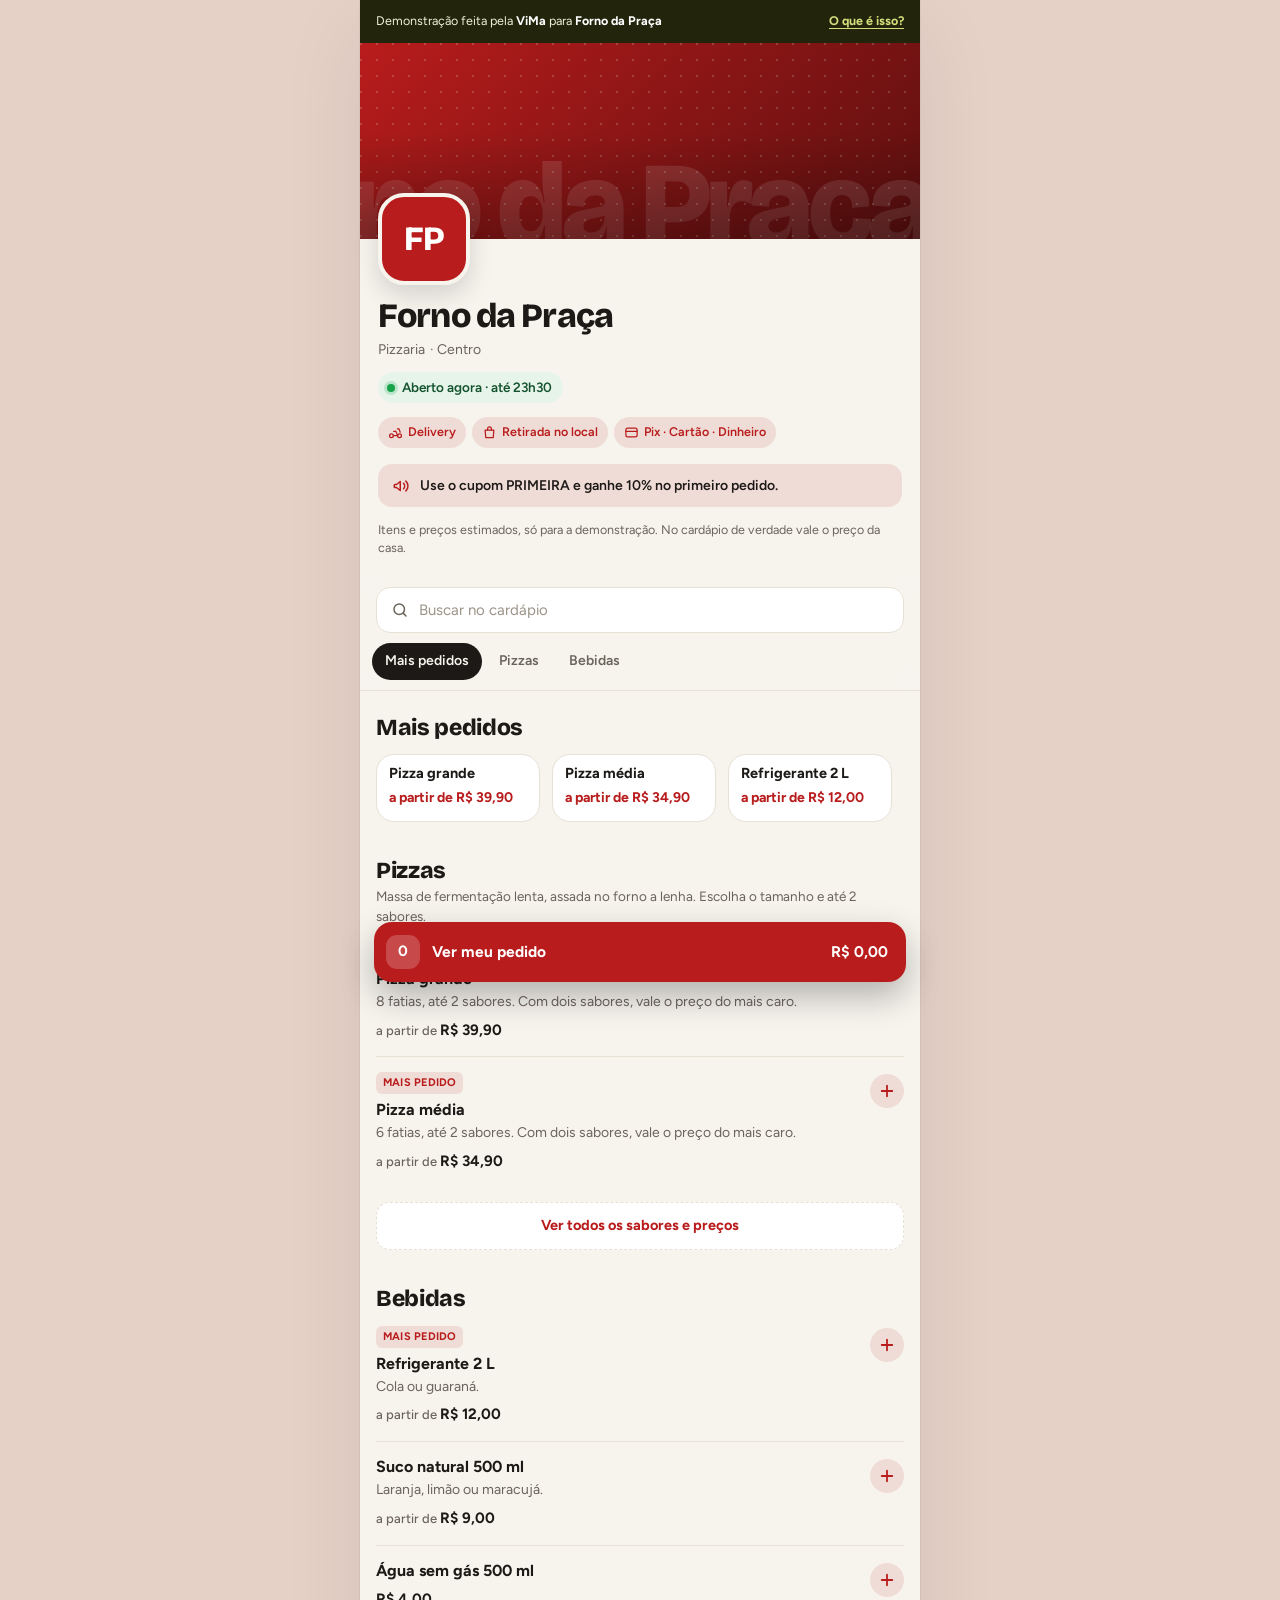
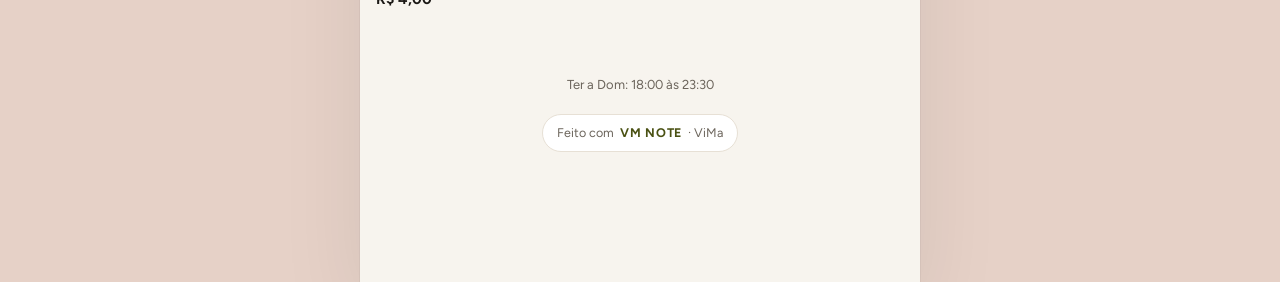
<file: vmnote/exemplo/index.html>
<!doctype html>
<html lang="pt-BR">
<head>
<meta charset="utf-8">
<meta name="viewport" content="width=device-width, initial-scale=1, viewport-fit=cover">
<title>Forno da Praça · Cardápio de exemplo</title>
<meta name="description" content="Cardápio de exemplo do VM Note: a pizzaria Forno da Praça é inventada.">
<meta name="robots" content="noindex, nofollow">
<meta property="og:type" content="website">
<meta property="og:locale" content="pt_BR">
<meta property="og:title" content="Forno da Praça · Cardápio de exemplo">
<meta property="og:description" content="Cardápio de exemplo do VM Note: a pizzaria Forno da Praça é inventada.">

<meta name="theme-color" content="#b91c1c">
<link rel="preconnect" href="https://fonts.googleapis.com">
<link rel="preconnect" href="https://fonts.gstatic.com" crossorigin>
<link href="https://fonts.googleapis.com/css2?family=Bricolage+Grotesque:opsz,wght@12..96,700;12..96,800&family=Figtree:wght@400;500;600;700&display=swap" rel="stylesheet">
<style>
:root{
  --bg:#f7f4ee; --card:#fff; --txt:#1c1916; --mut:#6b645b; --linha:#e7e0d5;
  --cor:#c2410c; --cor-escura:#7c2d12; --cor-txt:#fff; --cor-forte:#9a3412; --cor-suave:rgba(194,65,12,.1);
  --titulo:'Bricolage Grotesque', 'Figtree', system-ui, sans-serif;
  --corpo:'Figtree', system-ui, -apple-system, 'Segoe UI', Roboto, sans-serif;
}
*{box-sizing:border-box}
html{background:#ebe5da;background:color-mix(in srgb,var(--cor) 10%,#ebe5da);-webkit-text-size-adjust:100%}
body{margin:0;font-family:var(--corpo);color:var(--txt);font-size:15px;line-height:1.45;-webkit-font-smoothing:antialiased}
button{font:inherit;color:inherit;cursor:pointer}
a{color:inherit}
.pg{max-width:560px;margin:0 auto;background:var(--bg);min-height:100vh;min-height:100dvh;position:relative;box-shadow:0 0 0 1px rgba(0,0,0,.04),0 30px 80px rgba(0,0,0,.08)}
.sr{position:absolute;width:1px;height:1px;overflow:hidden;clip:rect(0 0 0 0);white-space:nowrap}

/* faixa de demonstração */
.demo{background:#22250c;color:#eef0d6;font-size:12.5px;line-height:1.35;padding:9px 16px;display:flex;align-items:center;justify-content:space-between;gap:12px}
.demo b{color:#fff;font-weight:700}
.demo button{background:none;border:0;padding:4px 0;color:#d6de7c;font-weight:700;text-decoration:underline;text-underline-offset:3px;white-space:nowrap}

/* topo */
.capa{height:196px;position:relative;overflow:hidden;background:linear-gradient(135deg,var(--cor),var(--cor-escura))}
.capa img{width:100%;height:100%;object-fit:cover;display:block}
.capa::after{content:"";position:absolute;inset:0;background:linear-gradient(to bottom,rgba(0,0,0,0) 45%,rgba(0,0,0,.28))}
.capa .padrao{position:absolute;inset:0;opacity:.18;background-image:radial-gradient(circle at 1px 1px,#fff 1.2px,transparent 0);background-size:16px 16px}
.capa .marca-d{position:absolute;right:-8px;bottom:-26px;font-family:var(--titulo);font-weight:800;font-size:120px;line-height:1;color:rgba(255,255,255,.12);letter-spacing:-.04em;white-space:nowrap}
.topo{padding:0 18px;margin-top:-46px;position:relative;z-index:1}
.logo{width:92px;height:92px;border-radius:26px;border:4px solid var(--bg);background:var(--card);box-shadow:0 10px 24px rgba(0,0,0,.14);object-fit:cover;display:grid;place-items:center;overflow:hidden}
.logo.ini{background:var(--cor);color:var(--cor-txt);font-family:var(--titulo);font-weight:800;font-size:34px;letter-spacing:-.03em}
h1{font-family:var(--titulo);font-weight:800;font-size:clamp(27px,7.6vw,34px);line-height:1.02;letter-spacing:-.025em;margin:14px 0 6px}
.sub{color:var(--mut);font-size:14px;display:flex;flex-wrap:wrap;gap:2px 5px;align-items:center}
.linha-st{display:flex;flex-wrap:wrap;align-items:center;gap:8px 12px;margin-top:12px}
.linha-st .nota{color:var(--txt);font-weight:700;font-size:14px;display:inline-flex;gap:4px;align-items:center}
.linha-st .nota svg{color:#e3a008}
.linha-st .nota small{color:var(--mut);font-weight:500;font-size:13px}
.status{display:inline-flex;align-items:center;gap:7px;font-size:13.5px;font-weight:600;padding:6px 11px 6px 9px;border-radius:999px;background:#e6f4ea;color:#14532d}
.status i{width:8px;height:8px;border-radius:50%;background:#16a34a;box-shadow:0 0 0 3px rgba(22,163,74,.2)}
.status.fechado{background:#f1ede6;color:#5b5349}
.status.fechado i{background:#9a9186;box-shadow:none}
.acoes{display:flex;gap:8px;margin-top:16px}
.bacao{flex:1;min-width:0;height:44px;border-radius:13px;border:1px solid var(--linha);background:var(--card);font-weight:600;font-size:14px;display:flex;gap:7px;align-items:center;justify-content:center;text-decoration:none;color:var(--txt)}
.bacao svg{flex:none}
.bacao.wpp{background:var(--cor);color:var(--cor-txt);border-color:transparent}
.chips{display:flex;flex-wrap:wrap;gap:6px;margin-top:14px}
.chip{font-size:12.5px;padding:6px 10px;border-radius:999px;background:var(--cor-suave);color:var(--cor-forte);font-weight:600;display:inline-flex;gap:5px;align-items:center}
.aviso{margin:14px 0 0;font-size:12.5px;color:var(--mut)}

/* busca e abas */
.nav{position:sticky;top:0;z-index:6;background:var(--bg);background:color-mix(in srgb,var(--bg) 90%,transparent);-webkit-backdrop-filter:blur(12px);backdrop-filter:blur(12px);padding:12px 0 0;margin-top:18px;border-bottom:1px solid var(--linha)}
.busca{margin:0 16px;display:flex;align-items:center;gap:8px;height:46px;border-radius:14px;background:var(--card);border:1px solid var(--linha);padding:0 14px;color:var(--mut)}
.busca:focus-within{border-color:var(--cor-forte);box-shadow:0 0 0 3px var(--cor-suave)}
.busca input{border:0;outline:0;flex:1;min-width:0;font:inherit;font-size:15px;background:transparent;color:var(--txt)}
.busca input::placeholder{color:#9b9388}
.abas{display:flex;gap:4px;overflow-x:auto;padding:10px 12px 10px;scrollbar-width:none;scroll-behavior:smooth}
.abas::-webkit-scrollbar{display:none}
.aba{white-space:nowrap;padding:8px 13px;border-radius:999px;font-weight:600;font-size:14px;border:0;background:transparent;color:var(--mut);transition:background .2s,color .2s}
.aba.ativa{background:var(--txt);color:var(--bg)}

/* mais pedidos */
.sec{padding:24px 16px 6px;scroll-margin-top:118px}
.sec h2{font-family:var(--titulo);font-size:23px;font-weight:800;letter-spacing:-.015em;line-height:1.1;margin:0}
.sec .sdesc{color:var(--mut);font-size:13.5px;margin:4px 0 0}
.dest{display:flex;gap:12px;overflow-x:auto;padding:14px 16px 6px;margin:0 -16px;scroll-snap-type:x mandatory;scrollbar-width:none}
.dest::-webkit-scrollbar{display:none}
.dcard{flex:0 0 164px;scroll-snap-align:start;scroll-margin-left:16px;background:var(--card);border-radius:18px;overflow:hidden;border:1px solid var(--linha);text-align:left;padding:0;display:flex;flex-direction:column}
.dcard .foto{aspect-ratio:4/3;background:linear-gradient(135deg,var(--cor),var(--cor-escura));position:relative;overflow:hidden}
.dcard .foto img{width:100%;height:100%;object-fit:cover;display:block}
.dcard .foto span{position:absolute;left:12px;bottom:6px;font-family:var(--titulo);font-weight:800;font-size:44px;line-height:1;color:rgba(255,255,255,.28)}
.dcard .t{padding:10px 12px 0;font-weight:700;font-size:14.5px;line-height:1.2}
.dcard .p{padding:6px 12px 12px;margin-top:auto;color:var(--cor-forte);font-weight:700;font-size:14px}

/* itens */
.item{display:flex;gap:14px;width:100%;text-align:left;background:none;border:0;border-bottom:1px solid var(--linha);padding:15px 0;align-items:flex-start}
.item:last-child{border-bottom:0}
.item .txt{flex:1;min-width:0}
.item .nome{font-weight:700;font-size:16px;line-height:1.25}
.item .d{color:var(--mut);font-size:14px;line-height:1.4;display:-webkit-box;-webkit-line-clamp:2;-webkit-box-orient:vertical;overflow:hidden;margin-top:3px}
.item .preco{margin-top:8px;font-weight:700;font-size:15px}
.item .preco small{color:var(--mut);font-weight:500;font-size:13px}
.selos{display:flex;flex-wrap:wrap;gap:4px;margin-bottom:6px}
.selo{display:inline-block;font-size:11px;font-weight:700;letter-spacing:.02em;text-transform:uppercase;color:var(--cor-forte);background:var(--cor-suave);padding:3px 7px;border-radius:6px}
.selo.picante{color:#b91c1c;background:rgba(220,38,38,.1)}
.selo.veg{color:#15803d;background:rgba(22,163,74,.12)}
.selo.novo{color:#1d4ed8;background:rgba(37,99,235,.1)}
html.escuro .selo.picante{color:#fca5a5}
html.escuro .selo.veg{color:#86efac}
html.escuro .selo.novo{color:#93c5fd}
.item .img{width:96px;height:96px;border-radius:16px;object-fit:cover;flex:none;background:var(--linha);display:block}
.item .mais{width:34px;height:34px;border-radius:50%;flex:none;display:grid;place-items:center;background:var(--cor-suave);color:var(--cor-forte);margin-top:2px}
.item.no-carrinho .mais{background:var(--cor);color:var(--cor-txt);font-weight:700;font-size:14px}
.vazio{padding:40px 24px;text-align:center;color:var(--mut)}

.rodape{padding:34px 20px calc(130px + env(safe-area-inset-bottom));text-align:center;color:var(--mut);font-size:13px;line-height:1.6}
.rodape .end{color:var(--txt);font-weight:600}
.rodape .vima{display:inline-flex;align-items:center;gap:6px;margin-top:18px;padding:8px 14px;border-radius:999px;border:1px solid var(--linha);background:var(--card);text-decoration:none;font-size:12.5px;color:var(--mut)}
.rodape .vima b{color:#4a5113;letter-spacing:.06em}

/* barra do pedido */
.barra{position:fixed;left:50%;bottom:calc(14px + env(safe-area-inset-bottom));transform:translate(-50%,160%);width:min(532px,calc(100% - 24px));height:60px;border-radius:18px;background:var(--cor);color:var(--cor-txt);display:flex;align-items:center;gap:12px;padding:0 18px 0 12px;font-weight:700;font-size:15.5px;box-shadow:0 14px 34px rgba(0,0,0,.28);border:0;z-index:8;transition:transform .32s cubic-bezier(.2,.8,.2,1)}
.barra.on{transform:translate(-50%,0)}
.barra .qt{min-width:34px;height:34px;padding:0 8px;border-radius:11px;display:grid;place-items:center;background:rgba(255,255,255,.2);font-size:15px}
.barra.clara .qt{background:rgba(0,0,0,.12)}
.barra .rot{flex:1;text-align:left}
.barra .tot{font-variant-numeric:tabular-nums}

/* folhas (item, pedido, sobre) */
.fundo{position:fixed;inset:0;background:rgba(20,16,12,.52);opacity:0;pointer-events:none;transition:opacity .25s;z-index:20}
.fundo.on{opacity:1;pointer-events:auto}
.folha{position:fixed;left:50%;bottom:0;width:min(560px,100%);max-height:92vh;max-height:92dvh;display:flex;flex-direction:column;background:var(--bg);border-radius:24px 24px 0 0;transform:translate(-50%,105%);transition:transform .32s cubic-bezier(.2,.8,.2,1);z-index:21;box-shadow:0 -10px 40px rgba(0,0,0,.2);visibility:hidden}
.folha.on{transform:translate(-50%,0);visibility:visible}
.folha .rola{overflow-y:auto;overscroll-behavior:contain;flex:1}
.folha .alca{width:40px;height:5px;border-radius:3px;background:rgba(0,0,0,.18);margin:8px auto 0;position:absolute;left:50%;transform:translateX(-50%);top:0;z-index:2}
.fechar{position:absolute;top:12px;right:12px;width:38px;height:38px;border-radius:50%;border:0;background:rgba(255,255,255,.92);box-shadow:0 2px 10px rgba(0,0,0,.15);display:grid;place-items:center;z-index:3}
.fimg{width:100%;aspect-ratio:16/10;object-fit:cover;display:block;background:var(--linha)}
.fc{padding:22px 20px 18px}
.fc h3{font-family:var(--titulo);font-size:25px;font-weight:800;letter-spacing:-.02em;line-height:1.1;margin:0 34px 6px 0}
.fc .fd{color:var(--mut);margin:0}
.fc .fp{font-weight:700;font-size:17px;margin-top:10px}
.grupo{margin-top:22px}
.grupo>.gt{display:flex;justify-content:space-between;align-items:baseline;font-weight:700;margin-bottom:10px}
.grupo>.gt small{font-weight:600;font-size:11.5px;text-transform:uppercase;letter-spacing:.04em;color:var(--mut);background:var(--chip,#ece6dc);padding:3px 7px;border-radius:6px}
.op{display:flex;align-items:center;gap:12px;padding:13px 14px;border:1px solid var(--linha);border-radius:14px;background:var(--card);margin-bottom:8px;cursor:pointer}
.op:has(input:checked){border-color:var(--cor-forte);box-shadow:0 0 0 2px var(--cor-suave)}
.op input{accent-color:var(--cor-forte);width:19px;height:19px;margin:0}
.op span{flex:1}
.op b{font-weight:600;font-variant-numeric:tabular-nums}
textarea,.campo input,.campo select{width:100%;font:inherit;font-size:15px;color:var(--txt);border:1px solid var(--linha);background:var(--card);border-radius:13px;padding:12px 14px;outline:0}
textarea{min-height:76px;resize:vertical}
textarea:focus,.campo input:focus,.campo select:focus{border-color:var(--cor-forte);box-shadow:0 0 0 3px var(--cor-suave)}
.campo{margin-top:12px;display:block}
.campo>span{display:block;font-size:13px;font-weight:600;color:var(--mut);margin-bottom:6px}
.campo.erro input{border-color:#dc2626;box-shadow:0 0 0 3px rgba(220,38,38,.12)}
.fpe{position:sticky;bottom:0;background:var(--bg);padding:12px 16px calc(12px + env(safe-area-inset-bottom));display:flex;gap:10px;align-items:center;border-top:1px solid var(--linha)}
.qtd{display:flex;align-items:center;border:1px solid var(--linha);border-radius:14px;background:var(--card);height:52px}
.qtd button{width:42px;height:100%;border:0;background:none;display:grid;place-items:center;color:var(--cor-forte)}
.qtd button:disabled{color:#c9c1b5}
.qtd output{min-width:22px;text-align:center;font-weight:700;font-variant-numeric:tabular-nums}
.grande{flex:1;height:52px;border-radius:15px;background:var(--cor);color:var(--cor-txt);font-weight:700;font-size:15.5px;border:0;display:flex;align-items:center;justify-content:center;gap:8px;text-decoration:none;padding:0 14px}
.grande.sec2{background:var(--card);color:var(--txt);border:1px solid var(--linha)}

/* pedido */
.ped h3{margin-right:40px}
.linha{display:flex;gap:12px;padding:13px 0;border-bottom:1px solid var(--linha);align-items:center}
.linha .lt{flex:1;min-width:0}
.linha .ln{font-weight:600}
.linha .lo{font-size:13px;color:var(--mut)}
.linha .lv{font-weight:700;font-variant-numeric:tabular-nums;white-space:nowrap}
.linha .qtd{height:38px;border-radius:11px}
.linha .qtd button{width:32px}
.seg{display:flex;background:var(--chip,#ece6dc);border-radius:13px;padding:4px;gap:4px}
.seg button{flex:1;height:40px;border-radius:10px;border:0;background:none;font-weight:600;color:var(--mut)}
.seg button[aria-pressed="true"]{background:var(--card);color:var(--txt);box-shadow:0 1px 4px rgba(0,0,0,.1)}
.totais{margin-top:18px;padding:14px 16px;border-radius:16px;background:var(--card);border:1px solid var(--linha)}
.totais div{display:flex;justify-content:space-between;font-size:14px;color:var(--mut);padding:3px 0}
.totais div.t{color:var(--txt);font-weight:800;font-size:17px;padding-top:8px;margin-top:6px;border-top:1px dashed var(--linha)}

/* prévia do whatsapp */
.zap{margin-top:16px;border-radius:18px;padding:16px 12px;background:#e9e2d8;background-image:radial-gradient(rgba(0,0,0,.05) 1px,transparent 1px);background-size:12px 12px}
.zap .topo-zap{display:flex;align-items:center;gap:10px;margin:-4px 0 12px 2px;font-size:13px;color:#4b463f}
.zap .topo-zap i{width:30px;height:30px;border-radius:50%;background:var(--cor);display:grid;place-items:center;color:var(--cor-txt);font-style:normal;font-weight:800;font-size:13px}
.bolha{background:#d9fdd3;border-radius:12px 12px 3px 12px;padding:10px 12px 8px;white-space:pre-wrap;font-size:14px;line-height:1.42;box-shadow:0 1px 1px rgba(0,0,0,.1);margin-left:auto;max-width:94%;word-wrap:break-word;color:#111b21}
.bolha .h{display:block;text-align:right;font-size:11px;color:#667781;margin-top:2px}
.explica{font-size:14px;color:var(--mut);margin:14px 0 0}
.passos{margin:16px 0 0;padding:0;list-style:none;display:grid;gap:10px}
.passos li{display:flex;gap:12px;align-items:flex-start;background:var(--card);border:1px solid var(--linha);border-radius:14px;padding:12px 14px;font-size:14.5px}
.passos li b{flex:none;width:26px;height:26px;border-radius:8px;background:var(--cor-suave);color:var(--cor-forte);display:grid;place-items:center;font-size:13px}

/* fundo escuro (escolha do dono) */
html.escuro{--bg:#141311;--card:#1d1b19;--txt:#f3eee6;--mut:#a39b90;--linha:#2d2a26;--chip:#2a2723;background:#0b0a09}
html.escuro .status{background:rgba(34,197,94,.14);color:#86efac}
html.escuro .status.fechado{background:#2a2723;color:#bdb5aa}
html.escuro .fechar{background:rgba(29,27,25,.94);color:#f3eee6}
html.escuro .rodape .vima b{color:#cdd47a}
html.escuro .busca input::placeholder{color:#7d766c}
html.escuro .qtd button:disabled{color:#5a544d}
html.escuro .pg{box-shadow:none}
html.escuro .folha{box-shadow:0 -10px 40px rgba(0,0,0,.6)}

/* vitrine: fotos grandes em duas colunas */
.grade{display:grid;grid-template-columns:1fr 1fr;gap:12px;padding:14px 0 6px}
.gcard{position:relative;background:var(--card);border:1px solid var(--linha);border-radius:18px;overflow:hidden;text-align:left;padding:0;display:flex;flex-direction:column;color:inherit;transition:transform .2s}
.gcard:active{transform:scale(.98)}
.gcard .gimg{aspect-ratio:1/1;width:100%;object-fit:cover;display:block;background:var(--linha)}
.gcard .t{padding:10px 12px 0;font-weight:700;font-size:14.5px;line-height:1.2}
.gcard .gd{padding:3px 12px 0;color:var(--mut);font-size:12.5px;line-height:1.35;display:-webkit-box;-webkit-line-clamp:2;-webkit-box-orient:vertical;overflow:hidden}
.gcard .p{padding:8px 12px 12px;margin-top:auto;font-weight:700;font-size:14px;color:var(--cor-forte)}
.gcard .qtd-b{position:absolute;top:8px;right:8px;min-width:28px;height:28px;border-radius:14px;background:var(--cor);color:var(--cor-txt);display:grid;place-items:center;font-weight:800;font-size:13px;padding:0 7px;box-shadow:0 4px 12px rgba(0,0,0,.3)}
.gcard .selo-g{position:absolute;top:8px;left:8px}
.gcard .selo-g .selo{background:rgba(255,255,255,.92);box-shadow:0 2px 8px rgba(0,0,0,.18)}
html.escuro .gcard .selo-g .selo{background:rgba(20,19,17,.88)}

/* faixa de aviso da loja */
.aviso-loja{margin:16px 0 0;padding:12px 14px;border-radius:14px;background:var(--cor-suave);color:var(--txt);font-size:14px;font-weight:600;line-height:1.4;display:flex;gap:10px;align-items:flex-start}
.aviso-loja svg{color:var(--cor-forte);flex:none;margin-top:1px}

/* cardápio em vídeo: fileira de "stories" */
.vv{margin:20px -18px 0}
.vv-topo{display:flex;align-items:baseline;justify-content:space-between;gap:10px;padding:0 18px 10px}
.vv-topo b{font-family:var(--titulo);font-size:19px;font-weight:800;letter-spacing:-.01em}
.vv-topo span{font-size:12.5px;color:var(--mut)}
.vv-lista{display:flex;gap:10px;overflow-x:auto;padding:4px 18px 6px;scroll-snap-type:x mandatory;scrollbar-width:none}
.vv-lista::-webkit-scrollbar{display:none}
.vv-card{flex:0 0 104px;aspect-ratio:9/16;border-radius:16px;overflow:hidden;position:relative;border:0;padding:0;background:#111;scroll-snap-align:start;scroll-margin-left:18px;box-shadow:0 0 0 2px var(--bg),0 0 0 4px var(--cor),0 8px 20px rgba(0,0,0,.18);margin:4px 2px}
.vv-card>img,.vv-card>video{position:absolute;inset:0;width:100%;height:100%;object-fit:cover}
.vv-card::after{content:"";position:absolute;inset:0;background:linear-gradient(to bottom,rgba(0,0,0,0) 40%,rgba(0,0,0,.78));pointer-events:none}
.vv-card .vv-nome{position:absolute;left:8px;right:8px;bottom:8px;z-index:1;color:#fff;font-size:12.5px;font-weight:700;line-height:1.2;text-align:left;display:-webkit-box;-webkit-line-clamp:2;-webkit-box-orient:vertical;overflow:hidden}
.vv-card .vv-play{position:absolute;top:7px;right:7px;z-index:1;width:26px;height:26px;border-radius:50%;background:rgba(0,0,0,.5);color:#fff;display:grid;place-items:center;-webkit-backdrop-filter:blur(4px);backdrop-filter:blur(4px)}
.vv-card .vv-play svg{width:12px;height:12px;margin-left:2px}
.vv-card:active{transform:scale(.97)}
.slide>video{position:absolute;inset:0;width:100%;height:100%;object-fit:cover}
html.anim .slide.ativo>img{animation:kb 9s ease-out forwards}
.cheia .som{font-size:16px}
.gcard .vbadge{background:rgba(0,0,0,.55);color:#fff}
.gcard .vbadge svg{width:12px;height:12px;margin-left:2px}
.fimg{object-fit:cover}

/* botão da tela cheia (antigo) */
.bcheia{display:flex;align-items:center;gap:12px;width:100%;margin:16px 0 0;padding:12px 14px;border-radius:18px;border:0;text-align:left;color:#fff;background:linear-gradient(135deg,var(--cor-escura),#000);background:linear-gradient(135deg,var(--cor-escura),color-mix(in srgb,var(--cor-escura) 65%,var(--cor)));box-shadow:0 10px 26px rgba(0,0,0,.18)}
.bcheia .mini{display:flex;flex:none;padding-left:10px}
.bcheia .mini img{width:40px;height:40px;border-radius:11px;object-fit:cover;border:2px solid rgba(255,255,255,.9);margin-left:-10px;box-shadow:0 2px 6px rgba(0,0,0,.3)}
.bcheia b{display:block;font-size:15px;line-height:1.2}
.bcheia .s{display:block;font-size:12.5px;opacity:.82;margin-top:2px}
.bcheia .play{margin-left:auto;flex:none;width:38px;height:38px;border-radius:50%;background:rgba(255,255,255,.2);display:grid;place-items:center}

/* tela cheia: deslizar pelos pratos */
.cheia{position:fixed;inset:0;z-index:15;background:#000;display:none}
.cheia.on{display:block}
.cheia .feed{height:100%;overflow-y:auto;scroll-snap-type:y mandatory;overscroll-behavior:contain;scrollbar-width:none;outline:0}
.cheia .feed::-webkit-scrollbar{display:none}
.slide{height:100vh;height:100dvh;scroll-snap-align:start;scroll-snap-stop:always;position:relative;overflow:hidden;color:#fff;max-width:560px;margin:0 auto;background:#111}
.slide>img{position:absolute;inset:0;width:100%;height:100%;object-fit:cover}
.slide::after{content:"";position:absolute;inset:0;background:linear-gradient(to bottom,rgba(0,0,0,.5) 0,rgba(0,0,0,0) 20%,rgba(0,0,0,0) 42%,rgba(0,0,0,.88) 100%);pointer-events:none}
.slide .info{position:absolute;left:0;right:0;bottom:0;z-index:1;padding:20px 20px calc(26px + env(safe-area-inset-bottom))}
.slide .cat{display:inline-block;font-size:11.5px;font-weight:700;letter-spacing:.07em;text-transform:uppercase;background:rgba(255,255,255,.18);-webkit-backdrop-filter:blur(8px);backdrop-filter:blur(8px);padding:5px 10px;border-radius:999px}
.slide h3{font-family:var(--titulo);font-size:clamp(30px,9vw,40px);line-height:1.02;font-weight:800;letter-spacing:-.02em;margin:10px 0 8px;text-shadow:0 2px 14px rgba(0,0,0,.35)}
.slide p{margin:0;font-size:15px;line-height:1.42;color:rgba(255,255,255,.88);display:-webkit-box;-webkit-line-clamp:3;-webkit-box-orient:vertical;overflow:hidden}
.slide .linha-s{display:flex;align-items:center;gap:12px;margin-top:18px}
.slide .pr{font-size:20px;font-weight:800}
.slide .add{margin-left:auto;height:52px;padding:0 20px;border-radius:16px;border:0;background:var(--cor);color:var(--cor-txt);font-weight:800;font-size:15.5px;display:flex;align-items:center;gap:8px;box-shadow:0 8px 24px rgba(0,0,0,.35)}
.slide .dica{display:flex;align-items:center;gap:6px;font-size:12.5px;font-weight:700;opacity:.9;margin-bottom:14px}
html.anim .slide .dica svg{animation:quica 1.4s ease-in-out infinite}
@keyframes quica{0%,100%{transform:translateY(0)}50%{transform:translateY(-5px)}}
.cheia .topo-c{position:fixed;top:0;left:50%;transform:translateX(-50%);width:min(560px,100%);z-index:2;display:flex;align-items:center;gap:8px;padding:calc(12px + env(safe-area-inset-top)) 12px 0}
.cheia .marca{display:flex;align-items:center;gap:8px;color:#fff;font-weight:700;font-size:14px;text-shadow:0 1px 6px rgba(0,0,0,.5);min-width:0}
.cheia .marca span{white-space:nowrap;overflow:hidden;text-overflow:ellipsis}
.cheia .marca img{width:30px;height:30px;border-radius:9px;object-fit:cover;flex:none}
.cheia .cont{margin-left:auto;color:#fff;font-size:12px;font-weight:700;background:rgba(0,0,0,.4);padding:5px 9px;border-radius:999px;font-variant-numeric:tabular-nums}
.cheia .ped-c{display:none;border:0;background:var(--cor);color:var(--cor-txt);font-weight:800;font-size:12.5px;padding:7px 11px;border-radius:999px;white-space:nowrap}
.cheia .ped-c.on{display:inline-flex}
.cheia .x{flex:none;width:38px;height:38px;border-radius:50%;border:0;background:rgba(0,0,0,.45);color:#fff;display:grid;place-items:center;-webkit-backdrop-filter:blur(6px);backdrop-filter:blur(6px)}

/* animações (o dono pode desligar) */
.voa{position:fixed;z-index:40;width:16px;height:16px;border-radius:50%;background:var(--cor);box-shadow:0 0 0 3px rgba(255,255,255,.8),0 4px 12px rgba(0,0,0,.3);pointer-events:none;transition:transform .55s cubic-bezier(.45,-.25,.7,1),opacity .55s}
@keyframes pulsa{0%{transform:translate(-50%,0) scale(1)}35%{transform:translate(-50%,0) scale(1.06)}100%{transform:translate(-50%,0) scale(1)}}
.barra.on.pulsa{animation:pulsa .42s ease}
@keyframes pulsa2{0%,100%{transform:scale(1)}35%{transform:scale(1.12)}}
.ped-c.pulsa{animation:pulsa2 .42s ease}
@keyframes kb{from{transform:scale(1)}to{transform:scale(1.09)}}
html.anim .capa img,html.anim .capa video{animation:kb 18s ease-in-out infinite alternate}
.capa video{width:100%;height:100%;object-fit:cover;display:block}

/* cupom, pedido mínimo e Pix */
.cupom{display:flex;gap:8px}
.cupom input{flex:1;min-width:0;font:inherit;font-size:15px;color:var(--txt);border:1px solid var(--linha);background:var(--card);border-radius:13px;padding:12px 14px;outline:0;text-transform:uppercase}
.cupom input::placeholder{text-transform:none}
.cupom input:focus{border-color:var(--cor-forte);box-shadow:0 0 0 3px var(--cor-suave)}
.b-cupom{flex:none;border:0;border-radius:13px;padding:0 16px;background:var(--txt);color:var(--bg);font-weight:700}
.cupom-msg{margin:8px 2px 0;font-size:13.5px;color:#b91c1c;font-weight:600}
.cupom-msg.ok{color:#15803d}
html.escuro .cupom-msg{color:#fca5a5}
html.escuro .cupom-msg.ok{color:#86efac}
.totais div.desc{color:#15803d;font-weight:600}
html.escuro .totais div.desc{color:#86efac}
.minimo{margin:12px 0 0;padding:11px 14px;border-radius:13px;background:rgba(217,119,6,.12);color:#92400e;font-size:14px;font-weight:600}
html.escuro .minimo{color:#fcd34d}
.pix{margin-top:14px;padding:14px 16px;border-radius:16px;background:var(--card);border:1px dashed var(--cor-forte);display:grid;gap:8px}
.pix b{font-size:15px}
.pix p{margin:0;font-size:13.5px;color:var(--mut)}
.pix .grande{height:46px;font-size:14.5px}
.campo select{-webkit-appearance:none;appearance:none}
.campo.erro select{border-color:#dc2626;box-shadow:0 0 0 3px rgba(220,38,38,.12)}

/* pizza */
.gsub{font-size:11.5px;font-weight:700;text-transform:uppercase;letter-spacing:.06em;color:var(--mut);margin:18px 2px 8px}
.op .sd{display:block;font-size:13px;color:var(--mut);font-weight:400;margin-top:2px;line-height:1.35}
.op.off{opacity:.45;cursor:default}
.op input[type=checkbox]{accent-color:var(--cor-forte);width:20px;height:20px;margin:0;flex:none}
.op input[type=radio]{flex:none}
.nota-p{font-size:13px;color:var(--mut);margin:-4px 0 10px}
.grupo>.gt small.contador{background:var(--cor-suave);color:var(--cor-forte);font-size:13.5px;font-weight:800;letter-spacing:.02em;padding:4px 11px;border-radius:999px;font-variant-numeric:tabular-nums;transition:background .2s,color .2s}
.grupo>.gt small.contador.ok{background:var(--cor);color:var(--cor-txt)}
.op b.extra{color:var(--mut);font-weight:600;font-size:13.5px;white-space:nowrap}
.gsub .gpreco{float:right;text-transform:none;letter-spacing:0;font-size:13.5px;color:var(--cor-forte);font-weight:800}
.op .frac{flex:none;font-weight:800;font-size:18px;line-height:1;color:var(--cor-forte);min-width:0}
.op .frac:empty{display:none}
.seg.modo{margin:0 0 12px}
.grupo>.gt.gt-fixo{position:sticky;top:0;z-index:2;background:var(--bg);margin:0 -20px 8px;padding:12px 64px 10px 20px;box-shadow:0 1px 0 var(--linha)}
.fc .fp.fp-pizza{font-size:24px;font-weight:800;letter-spacing:-.01em;color:var(--cor-forte);font-variant-numeric:tabular-nums}
.filtro{width:100%;font:inherit;font-size:15px;border:1px solid var(--linha);background:var(--card);border-radius:12px;padding:10px 14px;margin:0 0 4px;outline:0;color:var(--txt)}
.filtro:focus{border-color:var(--cor-forte);box-shadow:0 0 0 3px var(--cor-suave)}
.ver-sabores{width:100%;height:48px;margin:14px 0 6px;border-radius:14px;border:1.5px dashed var(--linha);background:var(--card);font-weight:700;font-size:14.5px;color:var(--cor-forte)}
.sabor-l{padding:13px 0;border-bottom:1px solid var(--linha)}
.sabor-l .nome{font-weight:700;font-size:15.5px}
.sabor-l .d{color:var(--mut);font-size:13.5px;line-height:1.4;margin-top:2px}
.sabor-l .tam{display:flex;flex-wrap:wrap;gap:6px;margin-top:9px}
.sabor-l .tam button{border:1px solid var(--linha);background:var(--card);border-radius:10px;padding:7px 10px;font-size:13px;font-weight:600;color:var(--mut)}
.sabor-l .tam button b{color:var(--txt);font-weight:700}
.sabor-l .tam button:disabled{opacity:.45}
.grande:disabled{cursor:default}

@media (prefers-reduced-motion:reduce){*{transition:none!important;scroll-behavior:auto!important}}
@media (min-width:600px){.pg{margin-top:0}}
</style>
</head>
<body>
<div class="pg" id="pg"></div>
<script id="dados" type="application/json">{"slug":"exemplo-vmnote","modo":"demo","nome":"Forno da Praça","tipo":"Pizzaria","cidade":"Macaé - RJ","bairro":"Centro","whatsapp":null,"horarios":[{"dias":"Ter a Dom","abre":"18:00","fecha":"23:30"}],"entrega":{"delivery":true,"retirada":true,"taxa":null,"pedido_minimo":25,"bairros":[{"nome":"Centro","taxa":5},{"nome":"Imbetiba","taxa":6},{"nome":"Cavaleiros","taxa":7},{"nome":"Riviera Fluminense","taxa":8},{"nome":"Glória","taxa":8},{"nome":"Granja dos Cavaleiros","taxa":10}]},"pagamento":["Pix","Cartão","Dinheiro"],"logo":null,"capa":null,"cores":{"principal":"#b91c1c","escura":"#5c0f0f","clara":"#fde8e8"},"precos_fonte":"estimado","pizzaria":{"regra":"maior","sabores":[{"nome":"Mussarela","descricao":"Molho de tomate, mussarela e orégano.","grupo":"Tradicionais","precos":{"M":38.9,"G":45.9}},{"nome":"Calabresa","descricao":"Mussarela, calabresa fatiada, cebola e orégano.","grupo":"Tradicionais","precos":{"M":42.9,"G":49.9}},{"nome":"Margherita","descricao":"Mussarela, tomate e manjericão fresco.","grupo":"Tradicionais","precos":{"M":40.9,"G":47.9}},{"nome":"Portuguesa","descricao":"Mussarela, presunto, ovo, cebola, ervilha e azeitona.","grupo":"Tradicionais","precos":{"M":45.9,"G":52.9}},{"nome":"Frango com catupiry","descricao":"Frango desfiado temperado e catupiry.","grupo":"Especiais","precos":{"M":46.9,"G":54.9}},{"nome":"Quatro queijos","descricao":"Mussarela, provolone, parmesão e gorgonzola.","grupo":"Especiais","precos":{"M":48.9,"G":56.9}},{"nome":"Carne seca com catupiry","descricao":"Carne seca desfiada, cebola roxa e catupiry.","grupo":"Especiais","precos":{"M":52.9,"G":59.9}},{"nome":"Chocolate com morango","descricao":"Chocolate ao leite e morangos frescos.","grupo":"Doces","precos":{"M":39.9,"G":44.9}},{"nome":"Banana com canela","descricao":"Banana, açúcar, canela e leite condensado.","grupo":"Doces","precos":{"M":34.9,"G":39.9}}],"bordas":[{"nome":"Borda de catupiry","precos":{"M":8,"G":10}},{"nome":"Borda de cheddar","precos":{"M":8,"G":10}},{"nome":"Borda de chocolate","precos":{"M":9,"G":12}}]},"categorias":[{"nome":"Pizzas","descricao":"Massa de fermentação lenta, assada no forno a lenha. Escolha o tamanho e até 2 sabores.","itens":[{"nome":"Pizza grande","descricao":"8 fatias, até 2 sabores. Com dois sabores, vale o preço do mais caro.","pizza":{"tamanho":"G","max_sabores":2},"destaque":true},{"nome":"Pizza média","descricao":"6 fatias, até 2 sabores. Com dois sabores, vale o preço do mais caro.","pizza":{"tamanho":"M","max_sabores":2},"destaque":true}]},{"nome":"Bebidas","itens":[{"nome":"Refrigerante 2 L","descricao":"Cola ou guaraná.","preco":14,"opcoes":[{"nome":"Cola","preco":14},{"nome":"Guaraná","preco":12}],"destaque":true},{"nome":"Suco natural 500 ml","descricao":"Laranja, limão ou maracujá.","preco":9,"opcoes":[{"nome":"Laranja","preco":9},{"nome":"Limão","preco":9},{"nome":"Maracujá","preco":10}]},{"nome":"Água sem gás 500 ml","preco":4}]}],"cupons":[{"codigo":"PRIMEIRA","tipo":"porcento","valor":10,"descricao":"10% no primeiro pedido"}],"pix":{"chave":"chave-de-exemplo","nome":"Forno da Praca","cidade":"Macae"},"aviso":"Use o cupom PRIMEIRA e ganhe 10% no primeiro pedido."}</script>
<script>
(function () {
  'use strict';
  var D = JSON.parse(document.getElementById('dados').textContent);
  var MODO = D.modo === 'real' ? 'real' : 'demo';
  var VIMA = { nome: 'VIMA Project', wpp: '5522999984849', vmnote: 'https://coldxx.github.io/vima/vmnote/' };
  var brl = new Intl.NumberFormat('pt-BR', { style: 'currency', currency: 'BRL' });
  var preco = function (v) { return (typeof v === 'number' && isFinite(v)) ? brl.format(v) : null; };
  var norm = function (s) { return String(s || '').normalize('NFD').replace(/[̀-ͯ]/g, '').toLowerCase(); };
  var CHAVE = 'cardapio.' + (D.slug || 'x');

  /* ---------- aparência que o dono escolhe (dados.experiencia) ---------- */
  var EXP = D.experiencia || {};
  var ANIM = EXP.animacoes !== false && !(window.matchMedia && matchMedia('(prefers-reduced-motion: reduce)').matches);
  if (ANIM) document.documentElement.classList.add('anim');
  var LETRAS = {
    classica: ['Fraunces:opsz,wght@9..144,700;9..144,800', "'Fraunces', Georgia, serif"],
    divertida: ['Baloo+2:wght@700;800', "'Baloo 2', 'Figtree', system-ui, sans-serif"]
  };
  if (LETRAS[EXP.letra]) {
    var lk = document.createElement('link'); lk.rel = 'stylesheet';
    lk.href = 'https://fonts.googleapis.com/css2?family=' + LETRAS[EXP.letra][0] + '&display=swap';
    document.head.append(lk);
    document.documentElement.style.setProperty('--titulo', LETRAS[EXP.letra][1]);
  }

  /* ---------- ícones (constantes, nada vindo dos dados) ---------- */
  var I = {
    wpp: '<svg width="18" height="18" viewBox="0 0 24 24" fill="currentColor" aria-hidden="true"><path d="M12 2a10 10 0 0 0-8.6 15.1L2 22l5-1.3A10 10 0 1 0 12 2Zm0 18.2a8.2 8.2 0 0 1-4.2-1.2l-.3-.2-3 .8.8-2.9-.2-.3A8.2 8.2 0 1 1 12 20.2Zm4.5-6.1c-.2-.1-1.5-.7-1.7-.8-.2-.1-.4-.1-.6.1l-.8 1c-.1.2-.3.2-.5.1a6.7 6.7 0 0 1-3.3-2.9c-.3-.4.3-.4.7-1.4.1-.2 0-.3 0-.5l-.8-1.8c-.2-.5-.4-.4-.6-.4h-.5a1 1 0 0 0-.7.3 3 3 0 0 0-.9 2.2 5.2 5.2 0 0 0 1.1 2.7 11.8 11.8 0 0 0 4.5 4c1.7.7 2.4.8 3.2.6.5-.1 1.5-.6 1.7-1.2.2-.6.2-1.1.2-1.2l-.5-.3Z"/></svg>',
    insta: '<svg width="18" height="18" viewBox="0 0 24 24" fill="none" stroke="currentColor" stroke-width="2" aria-hidden="true"><rect x="3" y="3" width="18" height="18" rx="5"/><circle cx="12" cy="12" r="4"/><circle cx="17.5" cy="6.5" r="1" fill="currentColor" stroke="none"/></svg>',
    rota: '<svg width="18" height="18" viewBox="0 0 24 24" fill="none" stroke="currentColor" stroke-width="2" stroke-linecap="round" stroke-linejoin="round" aria-hidden="true"><path d="M12 21s-7-5.6-7-11a7 7 0 0 1 14 0c0 5.4-7 11-7 11Z"/><circle cx="12" cy="10" r="2.5"/></svg>',
    busca: '<svg width="18" height="18" viewBox="0 0 24 24" fill="none" stroke="currentColor" stroke-width="2" stroke-linecap="round" aria-hidden="true"><circle cx="11" cy="11" r="7"/><path d="m20 20-3.5-3.5"/></svg>',
    mais: '<svg width="18" height="18" viewBox="0 0 24 24" fill="none" stroke="currentColor" stroke-width="2.4" stroke-linecap="round" aria-hidden="true"><path d="M12 5v14M5 12h14"/></svg>',
    menos: '<svg width="18" height="18" viewBox="0 0 24 24" fill="none" stroke="currentColor" stroke-width="2.4" stroke-linecap="round" aria-hidden="true"><path d="M5 12h14"/></svg>',
    x: '<svg width="18" height="18" viewBox="0 0 24 24" fill="none" stroke="currentColor" stroke-width="2.4" stroke-linecap="round" aria-hidden="true"><path d="M6 6l12 12M18 6 6 18"/></svg>',
    estrela: '<svg width="14" height="14" viewBox="0 0 24 24" fill="currentColor" aria-hidden="true"><path d="m12 2.8 2.8 5.8 6.3.9-4.6 4.4 1.1 6.3L12 17.2l-5.6 3 1.1-6.3L2.9 9.5l6.3-.9L12 2.8Z"/></svg>',
    moto: '<svg width="15" height="15" viewBox="0 0 24 24" fill="none" stroke="currentColor" stroke-width="2" stroke-linecap="round" stroke-linejoin="round" aria-hidden="true"><circle cx="5.5" cy="17" r="3"/><circle cx="18.5" cy="17" r="3"/><path d="M8.5 17h7l-3-7H9M15 6h2.5l2 5.5M12.5 10l3 7"/></svg>',
    sacola: '<svg width="15" height="15" viewBox="0 0 24 24" fill="none" stroke="currentColor" stroke-width="2" stroke-linecap="round" stroke-linejoin="round" aria-hidden="true"><path d="M5 8h14l-1 12H6L5 8Z"/><path d="M9 8V6a3 3 0 0 1 6 0v2"/></svg>',
    cartao: '<svg width="15" height="15" viewBox="0 0 24 24" fill="none" stroke="currentColor" stroke-width="2" stroke-linecap="round" aria-hidden="true"><rect x="3" y="5" width="18" height="14" rx="3"/><path d="M3 10h18"/></svg>',
    cima: '<svg width="20" height="20" viewBox="0 0 24 24" fill="none" stroke="currentColor" stroke-width="2.4" stroke-linecap="round" stroke-linejoin="round" aria-hidden="true"><path d="m6 15 6-6 6 6"/></svg>',
    play: '<svg width="16" height="16" viewBox="0 0 24 24" fill="currentColor" aria-hidden="true"><path d="M8 5.5v13l10.5-6.5L8 5.5Z"/></svg>',
    megafone: '<svg width="18" height="18" viewBox="0 0 24 24" fill="none" stroke="currentColor" stroke-width="2" stroke-linecap="round" stroke-linejoin="round" aria-hidden="true"><path d="M3 11v2a1 1 0 0 0 1 1h2l5 4V6L6 10H4a1 1 0 0 0-1 1Z"/><path d="M15.5 8.5a5 5 0 0 1 0 7M18.5 5.5a9 9 0 0 1 0 13"/></svg>'
  };

  /* ---------- montar elementos sem innerHTML com dados ---------- */
  function h(tag, at) {
    var el = document.createElement(tag);
    if (at) for (var k in at) {
      var v = at[k];
      if (v == null || v === false) continue;
      if (k === 'class') el.className = v;
      else if (k === 'text') el.textContent = v;
      else if (k === 'icone') el.innerHTML = v; /* só ícones constantes */
      else if (k.slice(0, 2) === 'on') el.addEventListener(k.slice(2), v);
      else el.setAttribute(k, v === true ? '' : v);
    }
    for (var i = 2; i < arguments.length; i++) anexar(el, arguments[i]);
    return el;
  }
  function anexar(el, c) {
    if (c == null || c === false) return;
    if (Array.isArray(c)) { c.forEach(function (x) { anexar(el, x); }); return; }
    el.append(c.nodeType ? c : document.createTextNode(String(c)));
  }
  function ic(nome) { var s = document.createElement('span'); s.innerHTML = I[nome]; s.style.display = 'inline-flex'; return s; }
  function imagem(src, at) {
    if (!src || !/^https?:\/\//i.test(src)) return null;
    var im = h('img', Object.assign({ src: src, alt: '', loading: 'lazy', decoding: 'async', referrerpolicy: 'no-referrer' }, at || {}));
    im.addEventListener('error', function () { im.remove(); });
    return im;
  }

  /* ---------- cores da marca do cliente ---------- */
  function rgb(hx) { var m = /^#?([0-9a-f]{6})$/i.exec(String(hx || '').trim()); if (!m) return null; var n = parseInt(m[1], 16); return [n >> 16 & 255, n >> 8 & 255, n & 255]; }
  function hex(c) { return '#' + c.map(function (x) { return Math.max(0, Math.min(255, Math.round(x))).toString(16).padStart(2, '0'); }).join(''); }
  function lum(c) { var f = function (x) { x /= 255; return x <= 0.03928 ? x / 12.92 : Math.pow((x + 0.055) / 1.055, 2.4); }; return 0.2126 * f(c[0]) + 0.7152 * f(c[1]) + 0.0722 * f(c[2]); }
  function contraste(a, b) { var A = lum(a), B = lum(b); return (Math.max(A, B) + 0.05) / (Math.min(A, B) + 0.05); }
  function escurecer(c, t) { return c.map(function (x) { return x * (1 - t); }); }
  (function aplicarCores() {
    var cores = D.cores || {};
    var p = rgb(cores.principal) || [194, 65, 12];
    var e = rgb(cores.escura) || escurecer(p, 0.45);
    var escuro = EXP.fundo === 'escuro';
    var bg = escuro ? [20, 19, 17] : [247, 244, 238];
    var clarear = function (c, k) { return c.map(function (x) { return x + (255 - x) * k; }); };
    var forte = p, t = 0;
    while (contraste(forte, bg) < 4.6 && t < 0.9) { t += 0.06; forte = escuro ? clarear(p, t) : escurecer(p, t); }
    if (escuro) document.documentElement.classList.add('escuro');
    var branco = [255, 255, 255], preto = [28, 25, 22];
    var txt = contraste(p, branco) >= 3.2 ? branco : preto;
    var r = document.documentElement.style;
    r.setProperty('--cor', hex(p));
    r.setProperty('--cor-escura', hex(e));
    r.setProperty('--cor-forte', hex(forte));
    r.setProperty('--cor-txt', hex(txt));
    r.setProperty('--cor-suave', 'rgba(' + p.join(',') + ',.11)');
    if (txt === preto) document.documentElement.classList.add('cor-clara');
  })();

  /* ---------- horário de funcionamento (hora de Brasília) ---------- */
  var DIAS = ['dom', 'seg', 'ter', 'qua', 'qui', 'sex', 'sab'];
  var NOMES = ['domingo', 'segunda', 'terça', 'quarta', 'quinta', 'sexta', 'sábado'];
  function lerDias(txt) {
    var t = norm(txt);
    if (/todos|diariamente|todo dia|segunda a domingo/.test(t)) return [0, 1, 2, 3, 4, 5, 6];
    var s = {};
    t.split(/,|\se\s|\//).forEach(function (parte) {
      var p = parte.trim(); if (!p) return;
      var m = p.match(/^([a-z]{3})[a-z-]*\.?(?:\s+(?:a|ate)\s+|\s*-\s*)([a-z]{3})/);
      if (m) {
        var a = DIAS.indexOf(m[1]), b = DIAS.indexOf(m[2]);
        if (a < 0 || b < 0) return;
        for (var i = a, n = 0; n < 8; i = (i + 1) % 7, n++) { s[i] = 1; if (i === b) break; }
      } else { var j = DIAS.indexOf(p.slice(0, 3)); if (j >= 0) s[j] = 1; }
    });
    return Object.keys(s).map(Number);
  }
  function minutos(x) { var m = /^(\d{1,2})(?:[:h](\d{2}))?/.exec(String(x || '').trim()); return m ? (+m[1]) * 60 + (+(m[2] || 0)) : null; }
  function hora(m) { m = ((m % 1440) + 1440) % 1440; if (m === 0) return 'meia-noite'; var hh = Math.floor(m / 60), mm = m % 60; return hh + 'h' + (mm ? String(mm).padStart(2, '0') : ''); }
  function agora() {
    try {
      var p = new Intl.DateTimeFormat('en-US', { timeZone: 'America/Sao_Paulo', weekday: 'short', hour: '2-digit', minute: '2-digit', hour12: false }).formatToParts(new Date());
      var get = function (t) { return p.filter(function (x) { return x.type === t; })[0].value; };
      return { dia: { Sun: 0, Mon: 1, Tue: 2, Wed: 3, Thu: 4, Fri: 5, Sat: 6 }[get('weekday')], min: (+get('hour') % 24) * 60 + (+get('minute')) };
    } catch (e) { var d = new Date(); return { dia: d.getDay(), min: d.getHours() * 60 + d.getMinutes() }; }
  }
  function situacao() {
    var H = (D.horarios || []).map(function (x) { return { dias: lerDias(x.dias), abre: minutos(x.abre), fecha: minutos(x.fecha) }; })
      .filter(function (x) { return x.dias.length && x.abre != null && x.fecha != null; });
    if (!H.length) return null;
    var a = agora();
    for (var i = 0; i < H.length; i++) {
      var x = H[i], vira = x.fecha <= x.abre;
      if (x.dias.indexOf(a.dia) >= 0 && a.min >= x.abre && (vira || a.min < x.fecha)) return { aberto: true, ate: x.fecha };
      if (vira && x.dias.indexOf((a.dia + 6) % 7) >= 0 && a.min < x.fecha) return { aberto: true, ate: x.fecha };
    }
    for (var k = 0; k < 8; k++) {
      var d = (a.dia + k) % 7;
      var c = H.filter(function (x) { return x.dias.indexOf(d) >= 0 && (k > 0 || x.abre > a.min); }).map(function (x) { return x.abre; }).sort(function (p, q) { return p - q; });
      if (c.length) return { aberto: false, quando: k === 0 ? 'hoje' : (k === 1 ? 'amanhã' : NOMES[d]), as: c[0] };
    }
    return { aberto: false };
  }

  /* ---------- cardápio ---------- */
  var CATS = (D.categorias || []).filter(function (c) { return c && (c.itens || []).length; }).map(function (c, ci) {
    return { id: 'c' + ci, nome: c.nome || 'Cardápio', descricao: c.descricao, itens: c.itens.map(function (it, ii) {
      var ops = (it.opcoes || []).filter(function (o) { return o && o.nome; });
      var piz = it.pizza ? (Array.isArray(it.pizza) ? it.pizza : [it.pizza]).filter(function (b) { return b && b.tamanho; }) : null;
      return { id: 'c' + ci + 'i' + ii, cat: c.nome, nome: it.nome || 'Item', descricao: it.descricao || '', preco: (typeof it.preco === 'number') ? it.preco : null, foto: it.foto, opcoes: ops, destaque: !!it.destaque,
        selos: Array.isArray(it.selos) ? it.selos : [],
        video: typeof it.video === 'string' && /^https?:\/\//.test(it.video) ? it.video : null,
        pizza: piz && piz.length ? piz : null, preco_fixo: !!it.preco_fixo, acrescimo: typeof it.acrescimo === 'number' ? it.acrescimo : 0 };
    }) };
  });
  var TODOS = [].concat.apply([], CATS.map(function (c) { return c.itens; }));
  /* ---------- pizza: tamanho -> sabores (1 a N) -> borda ---------- */
  var PIZ = D.pizzaria || { sabores: [], bordas: [] };
  var SABORES = (PIZ.sabores || []).filter(function (s) { return s && s.nome; }).map(function (s, i) {
    return { id: 's' + i, nome: s.nome, descricao: s.descricao || '', grupo: s.grupo || '', precos: s.precos || {}, em_falta: !!s.em_falta };
  });
  var BORDAS = (PIZ.bordas || []).filter(function (b) { return b && b.nome; });
  function precoSabor(s, tam) { return typeof s.precos[tam] === 'number' ? s.precos[tam] : null; }
  function blocoAceita(b, s) { return (!b.grupos || b.grupos.indexOf(s.grupo) >= 0) && precoSabor(s, b.tamanho) != null; }
  function saboresDoBloco(b) { return SABORES.filter(function (s) { return blocoAceita(b, s); }); }
  function minBloco(b) {
    var ps = saboresDoBloco(b).filter(function (s) { return !s.em_falta; }).map(function (s) { return precoSabor(s, b.tamanho); });
    return ps.length ? Math.min.apply(null, ps) : null;
  }
  function bordaPreco(bd, tam) { if (bd.precos) return typeof bd.precos[tam] === 'number' ? bd.precos[tam] : null; return typeof bd.preco === 'number' ? bd.preco : null; }
  function tamanhosDoSabor(s, nomeCat) {
    return TODOS.filter(function (i) { return i.pizza && i.pizza.length === 1 && i.pizza[0].cobrar !== false && !i.preco_fixo && (!nomeCat || i.cat === nomeCat) && blocoAceita(i.pizza[0], s); });
  }

  function aPartir(it) {
    if (it.pizza) {
      if (it.preco_fixo && typeof it.preco === 'number') return { v: it.preco, varia: false };
      var t = 0, ok = false, varia = false;
      it.pizza.forEach(function (b) {
        if (b.cobrar === false) return;
        var m = minBloco(b);
        if (m == null) return;
        t += m; ok = true;
        /* "a partir de" só quando algum sabor custa mais que o básico */
        if (saboresDoBloco(b).some(function (s) { var p = precoSabor(s, b.tamanho); return !s.em_falta && p != null && p - m > 0.009; })) varia = true;
      });
      return { v: ok ? t + it.acrescimo : it.preco, varia: varia };
    }
    var ps = it.opcoes.map(function (o) { return o.preco; }).filter(function (v) { return typeof v === 'number'; });
    if (ps.length) { var min = Math.min.apply(null, ps); var max = Math.max.apply(null, ps); return { v: min, varia: min !== max || (it.preco != null && it.preco !== min) }; }
    return { v: it.preco, varia: false };
  }
  function precoTxt(it) { var a = aPartir(it); if (a.v == null) return 'Consulte'; return (a.varia ? 'a partir de ' : '') + preco(a.v); }

  /* ---------- carrinho ---------- */
  var carrinho = [];
  try { var salvo = JSON.parse(localStorage.getItem(CHAVE) || '[]'); if (Array.isArray(salvo)) carrinho = salvo.filter(function (l) { return TODOS.some(function (i) { return i.id === l.id; }); }); } catch (e) { }
  function guardar() { try { localStorage.setItem(CHAVE, JSON.stringify(carrinho)); } catch (e) { } }
  function totalItens() { return carrinho.reduce(function (s, l) { return s + l.qtd; }, 0); }
  function totalValor() { return carrinho.reduce(function (s, l) { return s + (l.preco || 0) * l.qtd; }, 0); }
  function qtdDoItem(id) { return carrinho.filter(function (l) { return l.id === id; }).reduce(function (s, l) { return s + l.qtd; }, 0); }

  /* ---------- tela ---------- */
  var pg = document.getElementById('pg');
  var listaEl, abasEl, barraEl, buscaEl;

  function montar() {
    var nome = D.nome || 'Cardápio';
    if (MODO === 'demo') {
      pg.append(h('div', { class: 'demo', role: 'note' },
        h('span', null, 'Demonstração feita pela ', h('b', { text: 'ViMa' }), ' para ', h('b', { text: nome })),
        h('button', { type: 'button', onclick: abrirSobre, text: 'O que é isso?' })));
    }
    var capa = h('div', { class: 'capa' });
    var ci = imagem(D.capa);
    if (D.capa_video && /^https?:\/\//.test(D.capa_video) && ANIM) {
      var v = h('video', { src: D.capa_video, autoplay: true, loop: true, playsinline: true, poster: D.capa || null, 'aria-hidden': 'true' });
      v.muted = true; v.defaultMuted = true;
      capa.append(v);
    } else if (ci) capa.append(ci);
    else capa.append(h('div', { class: 'padrao' }), h('div', { class: 'marca-d', 'aria-hidden': 'true', text: nome }));
    pg.append(capa);

    var topo = h('header', { class: 'topo' });
    var logo = imagem(D.logo, { class: 'logo', alt: 'Logo ' + nome, loading: 'eager' });
    var iniciais = nome.split(/\s+/).filter(function (p) { return p.length > 2 || /^[A-Z]/.test(p); }).slice(0, 2).map(function (p) { return p[0]; }).join('').toUpperCase() || nome[0];
    var logoIni = h('div', { class: 'logo ini', 'aria-hidden': 'true', text: iniciais });
    if (logo) { logo.addEventListener('error', function () { topo.prepend(logoIni); }); topo.append(logo); } else topo.append(logoIni);
    topo.append(h('h1', { text: nome }));

    var sub = h('div', { class: 'sub' });
    if (D.tipo) sub.append(h('span', { text: D.tipo }));
    var bairro = D.bairro || (D.endereco ? String(D.endereco).split(',').slice(-1)[0].trim() : null);
    if (bairro) sub.append(h('span', { text: '· ' + bairro }));
    topo.append(sub);

    var linhaSt = h('div', { class: 'linha-st' });
    var st = situacao();
    if (st) {
      var txt = st.aberto ? 'Aberto agora · até ' + hora(st.ate) : ('Fechado' + (st.quando ? ' · abre ' + st.quando + ' às ' + hora(st.as) : ''));
      linhaSt.append(h('div', { class: 'status' + (st.aberto ? '' : ' fechado') }, h('i'), txt));
    }
    if (typeof D.nota_google === 'number') linhaSt.append(h('span', { class: 'nota', title: 'Nota no Google' }, ic('estrela'), D.nota_google.toFixed(1).replace('.', ','), D.avaliacoes_google ? h('small', { text: ' (' + D.avaliacoes_google + ' no Google)' }) : null));
    if (linhaSt.children.length) topo.append(linhaSt);

    var acoes = h('div', { class: 'acoes' });
    var num = String(D.whatsapp || '').replace(/\D/g, '');
    if (num) acoes.append(h('a', { class: 'bacao wpp', href: 'https://wa.me/' + num, target: '_blank', rel: 'noopener' }, ic('wpp'), 'WhatsApp'));
    if (D.instagram) acoes.append(h('a', { class: 'bacao', href: 'https://instagram.com/' + String(D.instagram).replace(/^@/, ''), target: '_blank', rel: 'noopener' }, ic('insta'), 'Instagram'));
    if (D.endereco || D.google_maps) acoes.append(h('a', { class: 'bacao', href: D.google_maps || ('https://www.google.com/maps/search/?api=1&query=' + encodeURIComponent(nome + ' ' + (D.endereco || '') + ' ' + (D.cidade || ''))), target: '_blank', rel: 'noopener' }, ic('rota'), acoes.children.length >= 2 ? 'Mapa' : 'Como chegar'));
    if (acoes.children.length) topo.append(acoes);

    var chips = h('div', { class: 'chips' });
    var ent = D.entrega || {};
    if (ent.delivery) chips.append(h('span', { class: 'chip' }, ic('moto'), 'Delivery' + (ent.taxa ? ' · ' + ent.taxa : '')));
    if (ent.retirada) chips.append(h('span', { class: 'chip' }, ic('sacola'), 'Retirada no local'));
    if ((D.pagamento || []).length) chips.append(h('span', { class: 'chip' }, ic('cartao'), D.pagamento.join(' · ')));
    if (chips.children.length) topo.append(chips);
    if (D.aviso) topo.append(h('div', { class: 'aviso-loja', role: 'note' }, ic('megafone'), h('span', { text: D.aviso })));
    /* fileira de "stories": cardápio em vídeo (ou os pratos em foto, se a loja ainda não tem vídeo) */
    var doFeed = itensComFoto();
    if (EXP.tela_cheia !== false && doFeed.length >= 3) {
      var temVideo = doFeed.some(function (i) { return i.video; });
      topo.append(h('section', { class: 'vv', 'aria-label': temVideo ? 'Cardápio em vídeo' : 'Pratos em tela cheia' },
        h('div', { class: 'vv-topo' },
          h('b', { text: temVideo ? 'Cardápio em vídeo' : 'Veja os pratos' }),
          h('span', { text: temVideo ? 'Veja sendo feito' : 'Toque para ver em tela cheia' })),
        h('div', { class: 'vv-lista' }, doFeed.slice(0, 12).map(function (it) {
          var capa = it.foto ? imagem(it.foto, { alt: '', loading: 'lazy' }) : midia(it, { preload: 'metadata', 'aria-hidden': 'true' });
          return h('button', { type: 'button', class: 'vv-card' + (it.video ? ' tem-video' : ''), 'aria-label': (it.video ? 'Vídeo: ' : '') + it.nome, onclick: function () { abrirTelaCheia(it.id); } },
            capa, it.video ? h('span', { class: 'vv-play', icone: I.play }) : null, h('span', { class: 'vv-nome', text: it.nome }));
        }))));
    }
    if (MODO === 'demo' && D.precos_fonte && D.precos_fonte !== 'balcao') {
      var fonte = { ifood: 'do iFood', instagram: 'do Instagram', site: 'do site', estimado: 'estimados' }[D.precos_fonte] || '';
      topo.append(h('p', { class: 'aviso', text: 'Itens e preços ' + (fonte === 'estimados' ? 'estimados' : 'copiados ' + fonte) + ', só para a demonstração. No cardápio de verdade vale o preço da casa.' }));
    }
    pg.append(topo);

    /* busca + abas */
    var nav = h('nav', { class: 'nav', 'aria-label': 'Categorias do cardápio' });
    buscaEl = h('input', { type: 'search', placeholder: 'Buscar no cardápio', 'aria-label': 'Buscar no cardápio', autocomplete: 'off', enterkeyhint: 'search' });
    buscaEl.addEventListener('input', desenharLista);
    nav.append(h('label', { class: 'busca' }, ic('busca'), buscaEl));
    abasEl = h('div', { class: 'abas' });
    var DEST = TODOS.filter(function (i) { return i.destaque; });
    if (DEST.length) abasEl.append(h('button', { type: 'button', class: 'aba', 'data-alvo': 'destaques', text: 'Mais pedidos', onclick: irPara }));
    CATS.forEach(function (c) { abasEl.append(h('button', { type: 'button', class: 'aba', 'data-alvo': c.id, text: c.nome, onclick: irPara })); });
    nav.append(abasEl);
    pg.append(nav);

    listaEl = h('main', { id: 'lista' });
    pg.append(listaEl);
    desenharLista();

    var rod = h('footer', { class: 'rodape' });
    if (D.endereco) rod.append(h('div', { class: 'end', text: D.endereco }), h('div', { text: D.cidade || '' }));
    if ((D.horarios || []).length) rod.append(h('div', { style: 'margin-top:10px' }, D.horarios.map(function (x) { return h('div', { text: x.dias + ': ' + x.abre + ' às ' + x.fecha }); })));
    rod.append(h('div', null, h('a', { class: 'vima', href: VIMA.vmnote, target: '_blank', rel: 'noopener' }, 'Feito com ', h('b', { text: 'VM NOTE' }), ' · ViMa')));
    pg.append(rod);

    barraEl = h('button', { type: 'button', class: 'barra', 'aria-live': 'polite', onclick: abrirPedido });
    if (document.documentElement.classList.contains('cor-clara')) barraEl.classList.add('clara');
    document.body.append(barraEl);
    atualizarBarra();
    vigiarAbas();
  }

  function cartaoItem(it) {
    var q = qtdDoItem(it.id);
    var foto = imagem(it.foto, { class: 'img', alt: it.nome });
    return h('button', { type: 'button', class: 'item' + (q ? ' no-carrinho' : ''), onclick: function () { abrirItem(it); }, 'aria-label': it.nome + ', ' + precoTxt(it) },
      h('div', { class: 'txt' },
        selosDe(it).length ? h('div', { class: 'selos' }, selosDe(it)) : null,
        h('div', { class: 'nome', text: it.nome }),
        it.descricao ? h('div', { class: 'd', text: it.descricao }) : null,
        h('div', { class: 'preco' }, (function () { var a = aPartir(it); if (a.v == null) return 'Consulte'; return a.varia ? [h('small', { text: 'a partir de ' }), preco(a.v)] : preco(a.v); })())),
      foto || h('span', { class: 'mais', 'aria-hidden': 'true' }, q ? String(q) : ic('mais')));
  }

  function desenharLista() {
    var termo = norm(buscaEl && buscaEl.value).trim();
    listaEl.textContent = '';
    if (termo) {
      var achados = TODOS.filter(function (i) { return norm(i.nome + ' ' + i.descricao + ' ' + i.cat).indexOf(termo) >= 0; });
      var sabAchados = SABORES.filter(function (s) { return norm(s.nome + ' ' + s.descricao + ' ' + s.grupo).indexOf(termo) >= 0 && tamanhosDoSabor(s).length; });
      abasEl.style.display = 'none';
      if (!achados.length && !sabAchados.length) { listaEl.append(h('div', { class: 'vazio', text: 'Nada encontrado para “' + buscaEl.value.trim() + '”.' })); return; }
      if (sabAchados.length) listaEl.append(h('section', { class: 'sec' }, h('h2', { text: 'Sabores de pizza' }), h('p', { class: 'sdesc', text: 'Toque no tamanho para montar a pizza.' }), sabAchados.map(function (s) { return linhaSabor(s, null); })));
      if (achados.length) listaEl.append(h('section', { class: 'sec' }, h('h2', { text: achados.length + (achados.length === 1 ? ' item' : ' itens') }), achados.map(cartaoItem)));
      return;
    }
    abasEl.style.display = '';
    var DEST = TODOS.filter(function (i) { return i.destaque; });
    if (DEST.length) {
      listaEl.append(h('section', { class: 'sec', id: 'destaques' }, h('h2', { text: 'Mais pedidos' }),
        h('div', { class: 'dest' }, DEST.map(function (it) {
          var f = h('div', { class: 'foto' }); var im = imagem(it.foto, { alt: it.nome });
          if (im) f.append(im); else f.append(h('span', { 'aria-hidden': 'true', text: it.nome[0] }));
          return h('button', { type: 'button', class: 'dcard', onclick: function () { abrirItem(it); } }, f, h('div', { class: 't', text: it.nome }), h('div', { class: 'p', text: precoTxt(it) }));
        }))));
    }
    CATS.forEach(function (c) {
      var temTamanhos = c.itens.some(function (i) { return i.pizza && i.pizza.length === 1 && !i.preco_fixo; });
      var itensEl;
      if (EXP.estilo === 'vitrine') {
        var gFoto = c.itens.filter(function (i) { return i.foto && /^https?:\/\//.test(i.foto); });
        var gSem = c.itens.filter(function (i) { return gFoto.indexOf(i) < 0; });
        itensEl = h('div', null, gFoto.length ? h('div', { class: 'grade' }, gFoto.map(cartaoGrade)) : null, gSem.length ? h('div', null, gSem.map(cartaoItem)) : null);
      } else itensEl = h('div', null, c.itens.map(cartaoItem));
      listaEl.append(h('section', { class: 'sec', id: c.id }, h('h2', { text: c.nome }), c.descricao ? h('p', { class: 'sdesc', text: c.descricao }) : null, itensEl,
        temTamanhos ? h('button', { type: 'button', class: 'ver-sabores', onclick: function () { abrirSabores(c); } }, 'Ver todos os sabores e preços') : null));
    });
  }

  function irPara(ev) {
    var alvo = document.getElementById(ev.currentTarget.getAttribute('data-alvo'));
    if (alvo) alvo.scrollIntoView({ behavior: matchMedia('(prefers-reduced-motion: reduce)').matches ? 'auto' : 'smooth', block: 'start' });
  }
  function vigiarAbas() {
    if (!('IntersectionObserver' in window)) return;
    var marcar = function (id) {
      Array.prototype.forEach.call(abasEl.children, function (b) {
        var on = b.getAttribute('data-alvo') === id; b.classList.toggle('ativa', on);
        if (on) abasEl.scrollTo({ left: b.offsetLeft - 12, behavior: 'smooth' });
      });
    };
    var io = new IntersectionObserver(function (es) {
      es.forEach(function (e) { if (e.isIntersecting) marcar(e.target.id); });
    }, { rootMargin: '-125px 0px -65% 0px' });
    var ligar = function () { listaEl.querySelectorAll('section[id]').forEach(function (s) { io.observe(s); }); };
    ligar();
    new MutationObserver(function () { io.disconnect(); ligar(); }).observe(listaEl, { childList: true });
    if (abasEl.firstChild) abasEl.firstChild.classList.add('ativa');
    /* no topo da página, a primeira aba fica marcada */
    var noTopo = false;
    window.addEventListener('scroll', function () {
      var topo = window.scrollY < listaEl.offsetTop - 140;
      if (topo && !noTopo && abasEl.firstChild) marcar(abasEl.firstChild.getAttribute('data-alvo'));
      noTopo = topo;
    }, { passive: true });
  }

  function atualizarBarra() {
    var n = totalItens();
    barraEl.textContent = '';
    barraEl.append(h('span', { class: 'qt', text: String(n) }), h('span', { class: 'rot', text: 'Ver meu pedido' }), h('span', { class: 'tot', text: preco(totalValor()) }));
    barraEl.classList.toggle('on', n > 0);
    if (pedC) { pedC.textContent = 'Pedido · ' + n + ' · ' + preco(totalValor()); pedC.classList.toggle('on', n > 0); }
    barraEl.setAttribute('aria-hidden', n > 0 ? 'false' : 'true');
    barraEl.tabIndex = n > 0 ? 0 : -1;
  }

  /* ---------- selos, vitrine, tela cheia e animação do pedido ---------- */
  var SELOS = { novo: ['Novo', 'novo'], picante: ['Picante', 'picante'], vegetariano: ['Vegetariano', 'veg'], vegano: ['Vegano', 'veg'], 'sem-gluten': ['Sem glúten', 'veg'], promo: ['Promoção', 'novo'], 'da-casa': ['Da casa', ''], 'mais-pedido': ['Mais pedido', ''] };
  function selosDe(it) {
    var lista = (it.destaque ? ['mais-pedido'] : []).concat(it.selos.filter(function (s) { return s !== 'mais-pedido'; }));
    return lista.map(function (s) { var x = SELOS[s] || [String(s), '']; return h('span', { class: 'selo ' + x[1], text: x[0] }); });
  }
  function cartaoGrade(it) {
    var q = qtdDoItem(it.id);
    var sl = selosDe(it);
    return h('button', { type: 'button', class: 'gcard', onclick: function () { abrirItem(it); }, 'aria-label': it.nome + ', ' + precoTxt(it) },
      imagem(it.foto, { class: 'gimg', alt: it.nome }),
      q ? h('span', { class: 'qtd-b', text: String(q) }) : null,
      it.video && !q ? h('span', { class: 'qtd-b vbadge', icone: I.play, 'aria-hidden': 'true' }) : null,
      sl.length ? h('span', { class: 'selo-g' }, sl[0]) : null,
      h('div', { class: 't', text: it.nome }),
      it.descricao ? h('div', { class: 'gd', text: it.descricao }) : null,
      h('div', { class: 'p', text: precoTxt(it) }));
  }
  /* itens que entram no "cardápio em vídeo": primeiro os que têm vídeo, depois destaques com foto, depois o resto com foto */
  function itensComFoto() {
    var vistos = {};
    var temFoto = function (i) { return i.foto && /^https?:\/\//.test(i.foto); };
    return TODOS.filter(function (i) { return i.video; })
      .concat(TODOS.filter(function (i) { return i.destaque; }), TODOS)
      .filter(function (i) {
        if (vistos[i.id] || !(i.video || temFoto(i))) return false;
        vistos[i.id] = 1; return true;
      });
  }
  /* vídeo curto e mudo do prato (ou a foto, se não tiver vídeo) */
  function midia(it, at) {
    if (it.video) {
      var v = h('video', Object.assign({ src: it.video, loop: true, playsinline: true, preload: 'metadata', poster: it.foto || null, 'aria-label': it.nome }, at || {}));
      v.muted = true; v.defaultMuted = true;
      return v;
    }
    return imagem(it.foto, Object.assign({ alt: it.nome }, at || {}));
  }
  var cheia = null, pedC = null, cheiaAberta = false;
  function abrirTelaCheia(inicioId) {
    var lista = itensComFoto();
    if (!lista.length) return;
    if (!cheia) {
      pedC = h('button', { type: 'button', class: 'ped-c', onclick: abrirPedido });
      var cont = h('span', { class: 'cont', 'aria-live': 'polite' });
      var feed = h('div', { class: 'feed', tabindex: '-1' });
      var comSom = false;
      var som = lista.some(function (i) { return i.video; }) ? h('button', { type: 'button', class: 'x som', 'aria-label': 'Ligar o som', 'aria-pressed': 'false', text: '🔇', onclick: function () {
        comSom = !comSom;
        som.textContent = comSom ? '🔊' : '🔇';
        som.setAttribute('aria-pressed', String(comSom)); som.setAttribute('aria-label', comSom ? 'Desligar o som' : 'Ligar o som');
        feed.querySelectorAll('video').forEach(function (v) { v.muted = !comSom || !v.closest('.slide.ativo'); });
      } }) : null;
      cheia = h('div', { class: 'cheia', role: 'dialog', 'aria-modal': 'true', 'aria-label': 'Cardápio em tela cheia' },
        h('div', { class: 'topo-c' },
          h('div', { class: 'marca' }, imagem(D.logo, { alt: '' }), h('span', { text: D.nome })),
          pedC, cont, som,
          h('button', { type: 'button', class: 'x', 'aria-label': 'Fechar a tela cheia', icone: I.x, onclick: fecharTelaCheia })),
        feed);
      lista.forEach(function (it, k) {
        feed.append(h('section', { class: 'slide' + (it.video ? ' com-video' : ''), 'data-id': it.id, 'aria-label': it.nome },
          it.video ? midia(it, { preload: k < 2 ? 'auto' : 'none' }) : imagem(it.foto, { alt: it.nome, loading: k < 2 ? 'eager' : 'lazy' }),
          h('div', { class: 'info' },
            k === 0 ? h('div', { class: 'dica' }, ic('cima'), h('span', { text: 'Deslize para ver mais' })) : null,
            h('span', { class: 'cat', text: it.cat }),
            h('h3', { text: it.nome }),
            it.descricao ? h('p', { text: it.descricao }) : null,
            h('div', { class: 'linha-s' },
              h('span', { class: 'pr', text: precoTxt(it) }),
              h('button', { type: 'button', class: 'add', onclick: function () { abrirItem(it); } }, ic('mais'), 'Adicionar')))));
      });
      if ('IntersectionObserver' in window) {
        var io = new IntersectionObserver(function (es) {
          es.forEach(function (e) {
            var v = e.target.querySelector('video');
            if (!e.isIntersecting) {
              e.target.classList.remove('ativo');
              if (v) { v.pause(); v.muted = true; }
              return;
            }
            /* o prato que está na tela: o vídeo toca (mudo, a não ser que o cliente ligue o som) e a foto ganha movimento */
            e.target.classList.add('ativo');
            if (v) {
              v.preload = 'auto'; v.muted = !comSom;
              var p = v.play(); if (p && p.catch) p.catch(function () { });
              var prox = e.target.nextElementSibling && e.target.nextElementSibling.querySelector('video');
              if (prox) prox.preload = 'auto';
            }
            var id = e.target.getAttribute('data-id');
            var idx = lista.map(function (x) { return x.id; }).indexOf(id);
            cont.textContent = (idx + 1) + '/' + lista.length;
          });
        }, { root: feed, threshold: 0.6 });
        feed.querySelectorAll('.slide').forEach(function (s) { io.observe(s); });
      }
      document.body.append(cheia);
    }
    cheiaAberta = true;
    cheia.classList.add('on');
    document.documentElement.style.overflow = 'hidden';
    atualizarBarra();
    var feedEl = cheia.querySelector('.feed');
    var alvo = inicioId ? cheia.querySelector('[data-id="' + inicioId + '"]') : null;
    if (alvo) alvo.scrollIntoView(); else feedEl.scrollTop = 0;
    setTimeout(function () { feedEl.focus({ preventScroll: true }); }, 60);
  }
  function fecharTelaCheia() {
    if (!cheia) return;
    cheia.querySelectorAll('video').forEach(function (v) { v.pause(); });
    cheiaAberta = false;
    cheia.classList.remove('on');
    document.documentElement.style.overflow = '';
  }
  /* bolinha que voa do botão até o pedido + vibração curta */
  function voar(origem) {
    try { if (navigator.vibrate) navigator.vibrate(12); } catch (e) { }
    if (!ANIM || !origem) return;
    var destino = cheiaAberta && pedC ? pedC : barraEl;
    var r = origem.getBoundingClientRect(), a = destino.getBoundingClientRect();
    var x0 = r.left + r.width / 2, y0 = r.top + r.height / 2;
    var x1 = a.left + Math.min(40, a.width / 2), y1 = a.top + a.height / 2;
    if (a.top > window.innerHeight || a.width === 0) { x1 = window.innerWidth / 2; y1 = window.innerHeight - 44; }
    var b = h('div', { class: 'voa', 'aria-hidden': 'true' });
    b.style.left = (x0 - 8) + 'px'; b.style.top = (y0 - 8) + 'px';
    document.body.append(b);
    requestAnimationFrame(function () { requestAnimationFrame(function () {
      b.style.transform = 'translate(' + (x1 - x0) + 'px,' + (y1 - y0) + 'px) scale(.55)'; b.style.opacity = '.35';
    }); });
    setTimeout(function () {
      b.remove();
      destino.classList.remove('pulsa'); void destino.offsetWidth; destino.classList.add('pulsa');
    }, 560);
  }

  /* ---------- folhas ---------- */
  var fundo = h('div', { class: 'fundo', onclick: fecharFolha });
  var folha = h('div', { class: 'folha', role: 'dialog', 'aria-modal': 'true' });
  document.body.append(fundo, folha);
  var focoAntes = null;
  function abrirFolha(conteudo, rotulo) {
    focoAntes = document.activeElement;
    folha.textContent = '';
    folha.setAttribute('aria-label', rotulo || '');
    folha.append(h('div', { class: 'alca', 'aria-hidden': 'true' }), h('button', { type: 'button', class: 'fechar', 'aria-label': 'Fechar', onclick: fecharFolha, icone: I.x }));
    anexar(folha, conteudo);
    fundo.classList.add('on'); folha.classList.add('on');
    document.documentElement.style.overflow = 'hidden';
    setTimeout(function () { var b = folha.querySelector('.fechar'); if (b) b.focus({ preventScroll: true }); }, 60);
  }
  function fecharFolha() {
    fundo.classList.remove('on'); folha.classList.remove('on');
    document.documentElement.style.overflow = cheiaAberta ? 'hidden' : '';
    if (focoAntes && focoAntes.focus) focoAntes.focus({ preventScroll: true });
  }
  document.addEventListener('keydown', function (e) {
    if (e.key !== 'Escape') return;
    if (folha.classList.contains('on')) fecharFolha(); else if (cheiaAberta) fecharTelaCheia();
  });

  function stepper(valor, min, aoMudar) {
    var out = h('output', { text: String(valor) });
    var menos = h('button', { type: 'button', 'aria-label': 'Diminuir', icone: I.menos });
    var mais = h('button', { type: 'button', 'aria-label': 'Aumentar', icone: I.mais });
    var set = function (v) { valor = Math.max(min, Math.min(99, v)); out.textContent = String(valor); menos.disabled = valor <= min; aoMudar(valor); };
    menos.addEventListener('click', function () { set(valor - 1); });
    mais.addEventListener('click', function () { set(valor + 1); });
    menos.disabled = valor <= min;
    return h('div', { class: 'qtd' }, menos, out, mais);
  }

  function abrirItem(it) {
    if (it.pizza) return abrirPizza(it);
    var escolha = it.opcoes.length ? (it.opcoes.filter(function (o) { return o.preco === it.preco; })[0] || it.opcoes[0]) : null;
    var qtd = 1;
    var obs = h('textarea', { placeholder: 'Ex.: sem cebola, bem passado…', maxlength: '160', 'aria-label': 'Observação' });
    var botao = h('button', { type: 'button', class: 'grande' });
    var unit = function () { return escolha && typeof escolha.preco === 'number' ? escolha.preco : it.preco; };
    var pintar = function () { var u = unit(); botao.textContent = 'Adicionar' + (u != null ? ' · ' + preco(u * qtd) : ''); };
    botao.addEventListener('click', function () {
      var o = obs.value.trim();
      var igual = carrinho.filter(function (l) { return l.id === it.id && l.opcao === (escolha ? escolha.nome : null) && l.obs === o; })[0];
      if (igual) igual.qtd += qtd;
      else carrinho.push({ id: it.id, nome: it.nome, opcao: escolha ? escolha.nome : null, preco: unit(), qtd: qtd, obs: o });
      guardar(); atualizarBarra(); desenharLista(); voar(botao); fecharFolha();
    });
    var grupo = null;
    if (it.opcoes.length) {
      var nomeGrupo = 'op-' + it.id;
      grupo = h('div', { class: 'grupo', role: 'radiogroup', 'aria-label': 'Escolha uma opção' },
        h('div', { class: 'gt' }, 'Escolha uma opção', h('small', { text: 'Obrigatório' })),
        it.opcoes.map(function (o) {
          var r = h('input', { type: 'radio', name: nomeGrupo });
          r.checked = o === escolha;
          r.addEventListener('change', function () { escolha = o; pintar(); });
          return h('label', { class: 'op' }, r, h('span', { text: o.nome }), typeof o.preco === 'number' ? h('b', { text: preco(o.preco) }) : null);
        }));
    }
    var foto = midia(it, { class: 'fimg', loading: 'eager', autoplay: true });
    pintar();
    abrirFolha([
      h('div', { class: 'rola' }, foto,
        h('div', { class: 'fc' },
          h('h3', { text: it.nome }),
          it.descricao ? h('p', { class: 'fd', text: it.descricao }) : null,
          !it.opcoes.length ? h('div', { class: 'fp', text: precoTxt(it) }) : null,
          grupo,
          h('div', { class: 'grupo' }, h('div', { class: 'gt' }, 'Alguma observação?'), obs))),
      h('div', { class: 'fpe' }, stepper(1, 1, function (v) { qtd = v; pintar(); }), botao)
    ], it.nome);
  }

  /* montar a pizza: o tamanho já veio do item; aqui escolhe sabores e borda */
  function abrirPizza(it, saborPre) {
    var blocos = it.pizza;
    var escolhas = blocos.map(function () { return []; });
    var bordas = blocos.map(function () { return null; });
    var qtd = 1;
    var contadores = [];
    var obs = h('textarea', { placeholder: 'Ex.: sem cebola, bem assada…', maxlength: '160', 'aria-label': 'Observação' });
    var botao = h('button', { type: 'button', class: 'grande' });
    var rotulo = function (b) { return b.rotulo || ('Pizza ' + b.tamanho); };
    var unit = function () {
      var total = 0;
      if (it.preco_fixo && typeof it.preco === 'number') total = it.preco;
      else {
        blocos.forEach(function (b, i) {
          if (b.cobrar === false || !escolhas[i].length) return;
          var ps = escolhas[i].map(function (s) { return precoSabor(s, b.tamanho) || 0; });
          total += PIZ.regra === 'media' ? ps.reduce(function (a, c) { return a + c; }, 0) / ps.length : Math.max.apply(null, ps);
        });
        total += it.acrescimo;
      }
      blocos.forEach(function (b, i) { if (bordas[i]) total += bordaPreco(bordas[i], b.tamanho) || 0; });
      return Math.round(total * 100) / 100;
    };
    /* quantos sabores o cliente quer em cada pizza: 1 (inteira) ou 2 (meio a meio)… */
    var quer = blocos.map(function () { return 1; });
    var titulos = [], travas = [];
    var fpEl = h('div', { class: 'fp fp-pizza' });
    var completo = function () { return escolhas.every(function (e, i) { return e.length === quer[i]; }); };
    var pintar = function () {
      var ok = completo();
      botao.disabled = !ok;
      botao.style.opacity = ok ? '' : '.55';
      var falta = escolhas.map(function (e, i) { return quer[i] - e.length; }).filter(function (n) { return n > 0; })[0];
      botao.textContent = ok ? 'Adicionar · ' + preco(unit() * qtd)
        : (falta && quer[escolhas.findIndex(function (e, i) { return quer[i] > e.length; })] > 1 && escolhas.some(function (e) { return e.length; }) ? 'Escolha mais ' + falta + (falta > 1 ? ' sabores' : ' sabor') : (blocos.length > 1 ? 'Escolha os sabores' : 'Escolha o sabor'));
      contadores.forEach(function (c, i) {
        c.textContent = escolhas[i].length + '/' + quer[i];
        c.classList.toggle('ok', escolhas[i].length === quer[i]);
      });
      titulos.forEach(function (t, i) { if (t) t.textContent = (blocos.length > 1 ? rotulo(blocos[i]) + ' · ' : '') + (quer[i] > 1 ? 'Escolha os ' + quer[i] + ' sabores' : 'Escolha o sabor'); });
      /* preço lá em cima: o do tamanho antes de escolher; depois, o valor com os sabores e a borda escolhidos */
      var mexeu = escolhas.some(function (e) { return e.length; }) || bordas.some(Boolean);
      fpEl.textContent = mexeu ? preco(unit()) : precoTxt(it);
      travas.forEach(function (f) { f(); });
    };
    var resumo = function () {
      return blocos.map(function (b, i) {
        var n = escolhas[i].length;
        var sab = escolhas[i].map(function (s) { return (n > 1 ? '1/' + n + ' ' : '') + s.nome; }).join(' + ');
        return (blocos.length > 1 ? rotulo(b) + ': ' : '') + sab + (bordas[i] ? ' · ' + bordas[i].nome : '');
      }).join(' | ');
    };
    botao.addEventListener('click', function () {
      if (!completo()) return;
      var o = obs.value.trim(), op = resumo();
      var igual = carrinho.filter(function (l) { return l.id === it.id && l.opcao === op && l.obs === o; })[0];
      if (igual) igual.qtd += qtd;
      else carrinho.push({ id: it.id, nome: it.nome, opcao: op, preco: unit(), qtd: qtd, obs: o });
      guardar(); atualizarBarra(); desenharLista(); voar(botao); fecharFolha();
    });

    var partes = [];
    blocos.forEach(function (b, i) {
      var max = Math.max(1, b.max_sabores || 1);
      var lista = saboresDoBloco(b);
      var caixas = [];
      var FRACAO = { 2: '½', 3: '⅓', 4: '¼' };
      var travar = function () {
        var cheio = escolhas[i].length >= quer[i];
        caixas.forEach(function (c) {
          var off = c.s.em_falta || (quer[i] > 1 && cheio && !c.input.checked);
          c.input.disabled = off; c.label.classList.toggle('off', off);
          c.frac.textContent = c.input.checked && quer[i] > 1 ? FRACAO[quer[i]] || '' : '';
        });
      };
      travas.push(travar);
      var cont = h('small', { class: 'contador', 'aria-live': 'polite' }); contadores.push(cont);
      var cobra = b.cobrar !== false && !it.preco_fixo;
      var base = cobra ? minBloco(b) : null;
      var variam = cobra && lista.some(function (s) { var p = precoSabor(s, b.tamanho); return p != null && base != null && p - base > 0.009; });
      var titulo = h('span');
      titulos.push(titulo);
      var sec = h('div', { class: 'grupo' }, h('div', { class: 'gt gt-fixo' }, titulo, cont));
      /* inteira ou meio a meio (só quando o tamanho aceita mais de um sabor) */
      if (max > 1) {
        var opcoesModo = [[1, 'Inteira · 1 sabor'], [2, 'Meio a meio']].concat(max >= 3 ? [[3, '3 sabores']] : []).concat(max >= 4 ? [[4, '4 sabores']] : []);
        var seg = h('div', { class: 'seg modo', role: 'group', 'aria-label': 'Quantos sabores' });
        var botoesModo = opcoesModo.map(function (m) {
          return h('button', { type: 'button', 'aria-pressed': String(quer[i] === m[0]), text: m[1], onclick: function () {
            quer[i] = m[0];
            if (escolhas[i].length > quer[i]) {
              escolhas[i] = escolhas[i].slice(0, quer[i]);
              caixas.forEach(function (c) { c.input.checked = escolhas[i].indexOf(c.s) >= 0; });
            }
            botoesModo.forEach(function (bt, k) { bt.setAttribute('aria-pressed', String(opcoesModo[k][0] === quer[i])); });
            pintar();
          } });
        });
        botoesModo.forEach(function (bt) { seg.append(bt); });
        sec.append(seg);
      }
      if (max > 1 && variam) sec.append(h('p', { class: 'nota-p', text: PIZ.regra === 'media' ? 'No meio a meio, o preço é a média dos sabores.' : 'No meio a meio, vale o preço do sabor mais caro.' }));
      var cabecalhos = [];
      if (lista.length > 12) {
        var filtro = h('input', { type: 'search', class: 'filtro', placeholder: 'Buscar sabor', 'aria-label': 'Buscar sabor', autocomplete: 'off' });
        filtro.addEventListener('input', function () {
          var t = norm(filtro.value).trim();
          caixas.forEach(function (c) { c.label.style.display = !t || c.busca.indexOf(t) >= 0 ? '' : 'none'; });
          cabecalhos.forEach(function (g) { g.style.display = t ? 'none' : ''; });
        });
        sec.append(filtro);
      }
      /* preço de cada grupo de sabores neste tamanho (null = preços diferentes dentro do grupo) */
      var precoGrupo = {};
      lista.forEach(function (s) {
        var g = s.grupo || '', p = precoSabor(s, b.tamanho);
        if (!(g in precoGrupo)) precoGrupo[g] = p; else if (precoGrupo[g] !== p) precoGrupo[g] = null;
      });
      var ultimo = null;
      lista.forEach(function (s) {
        if (s.grupo && s.grupo !== ultimo) {
          var pg = cobra && variam ? precoGrupo[s.grupo] : null;
          var gh = h('div', { class: 'gsub' }, s.grupo, pg != null ? h('span', { class: 'gpreco', text: preco(pg) }) : null);
          sec.append(gh); cabecalhos.push(gh); ultimo = s.grupo;
        }
        var inp = h('input', { type: 'checkbox', name: 'sab-' + it.id + '-' + i });
        var frac = h('span', { class: 'frac', 'aria-hidden': 'true' });
        /* o sabor só mostra preço se o grupo dele não tem preço único (aí o preço vai no título do grupo) */
        var p = (cobra && variam && precoGrupo[s.grupo || ''] == null) ? precoSabor(s, b.tamanho) : null;
        var lab = h('label', { class: 'op' }, inp,
          h('span', null, s.nome + (s.em_falta ? ' (em falta)' : ''), s.descricao ? h('span', { class: 'sd', text: s.descricao }) : null),
          p != null ? h('b', { class: 'extra', text: preco(p) }) : null, frac);
        inp.addEventListener('change', function () {
          if (quer[i] === 1) {
            /* inteira: marcar outro sabor troca o anterior */
            escolhas[i] = inp.checked ? [s] : [];
            caixas.forEach(function (c) { if (c.input !== inp) c.input.checked = false; });
          } else if (inp.checked) { if (escolhas[i].indexOf(s) < 0) escolhas[i].push(s); }
          else escolhas[i] = escolhas[i].filter(function (x) { return x !== s; });
          pintar();
        });
        if (i === 0 && saborPre && saborPre === s && !s.em_falta) { inp.checked = true; escolhas[i] = [s]; }
        caixas.push({ s: s, input: inp, label: lab, frac: frac, busca: norm(s.nome + ' ' + s.descricao) });
        sec.append(lab);
      });
      travar();
      partes.push(sec);

      var bordasAqui = b.borda === false ? [] : BORDAS.filter(function (bd) { return bordaPreco(bd, b.tamanho) != null; });
      if (bordasAqui.length) {
        var nomeB = 'borda-' + it.id + '-' + i;
        var semBorda = h('input', { type: 'radio', name: nomeB }); semBorda.checked = true;
        semBorda.addEventListener('change', function () { bordas[i] = null; pintar(); });
        partes.push(h('div', { class: 'grupo' }, h('div', { class: 'gt' }, (blocos.length > 1 ? rotulo(b) + ' · ' : '') + 'Borda', h('small', { text: 'Opcional' })),
          h('label', { class: 'op' }, semBorda, h('span', { text: 'Sem borda' })),
          bordasAqui.map(function (bd) {
            var r = h('input', { type: 'radio', name: nomeB });
            r.addEventListener('change', function () { bordas[i] = bd; pintar(); });
            return h('label', { class: 'op' }, r, h('span', { text: bd.nome }), h('b', { text: '+ ' + preco(bordaPreco(bd, b.tamanho)) }));
          })));
      }
    });
    pintar();
    var foto = midia(it, { class: 'fimg', loading: 'eager', autoplay: true });
    abrirFolha([
      h('div', { class: 'rola' }, foto,
        h('div', { class: 'fc' },
          h('h3', { text: it.nome }),
          it.descricao ? h('p', { class: 'fd', text: it.descricao }) : null,
          fpEl,
          partes,
          h('div', { class: 'grupo' }, h('div', { class: 'gt' }, 'Alguma observação?'), obs))),
      h('div', { class: 'fpe' }, stepper(1, 1, function (v) { qtd = v; pintar(); }), botao)
    ], it.nome);
  }

  /* um sabor com os botões de tamanho (lista de sabores e busca) */
  function linhaSabor(s, nomeCat) {
    var tams = tamanhosDoSabor(s, nomeCat);
    return h('div', { class: 'sabor-l' },
      h('div', { class: 'nome', text: s.nome + (s.em_falta ? ' (em falta)' : '') }),
      s.descricao ? h('div', { class: 'd', text: s.descricao }) : null,
      h('div', { class: 'tam' }, tams.map(function (t) {
        return h('button', { type: 'button', disabled: s.em_falta, 'aria-label': t.nome + ', ' + s.nome + ', ' + preco(precoSabor(s, t.pizza[0].tamanho)), onclick: function () { abrirPizza(t, s); } },
          t.pizza[0].tamanho + ' ', h('b', { text: preco(precoSabor(s, t.pizza[0].tamanho)) }));
      })));
  }
  function abrirSabores(cat) {
    var tams = cat.itens.filter(function (i) { return i.pizza && i.pizza.length === 1 && !i.preco_fixo; });
    var lista = SABORES.filter(function (s) { return tams.some(function (t) { return blocoAceita(t.pizza[0], s); }); });
    var corpo = h('div', { class: 'fc' }, h('h3', { text: cat.nome + ': sabores' }),
      h('p', { class: 'fd', text: 'Preço de cada tamanho. Toque no tamanho para montar a pizza.' }));
    var ultimo = null;
    lista.forEach(function (s) {
      if (s.grupo && s.grupo !== ultimo) { corpo.append(h('div', { class: 'gsub', text: s.grupo })); ultimo = s.grupo; }
      corpo.append(linhaSabor(s, cat.nome));
    });
    abrirFolha([h('div', { class: 'rola' }, corpo)], cat.nome + ': sabores');
  }

  var form = { tipo: null, nome: '', end: '', pag: '', troco: '', bairro: '', cupom: '' };

  /* ---------- contas do pedido: cupom, taxa por bairro, pedido mínimo ---------- */
  var CUPONS = (D.cupons || []).filter(function (c) { return c && c.codigo && typeof c.valor === 'number'; });
  var BAIRROS = ((D.entrega || {}).bairros || []).filter(function (b) { return b && b.nome; });
  /* sem conta: nome, endereço e bairro ficam guardados só neste celular para o próximo pedido */
  var CHAVE_CLI = 'vmnote.cliente';
  try {
    var cli = JSON.parse(localStorage.getItem(CHAVE_CLI) || '{}');
    ['nome', 'end', 'bairro'].forEach(function (k) { if (typeof cli[k] === 'string') form[k] = cli[k]; });
  } catch (e) { }
  if (form.bairro && form.bairro !== '__outro' && !BAIRROS.some(function (b) { return b.nome === form.bairro; })) form.bairro = '';
  function lembrarCliente() { try { localStorage.setItem(CHAVE_CLI, JSON.stringify({ nome: form.nome, end: form.end, bairro: form.bairro })); } catch (e) { } }
  function cupomValido() {
    var cod = norm(form.cupom).replace(/\s+/g, '');
    if (!cod) return { cupom: null, aviso: '' };
    var c = CUPONS.filter(function (x) { return norm(x.codigo).replace(/\s+/g, '') === cod; })[0];
    if (!c) return { cupom: null, aviso: 'Cupom não encontrado.' };
    if (typeof c.minimo === 'number' && totalValor() < c.minimo) return { cupom: null, aviso: 'Esse cupom vale para pedidos a partir de ' + preco(c.minimo) + '.' };
    return { cupom: c, aviso: '' };
  }
  function contas() {
    var ent = D.entrega || {};
    var itens = totalValor();
    var cv = cupomValido(), desconto = 0;
    if (cv.cupom) desconto = cv.cupom.tipo === 'porcento' ? itens * cv.cupom.valor / 100 : Math.min(cv.cupom.valor, itens);
    desconto = Math.round(desconto * 100) / 100;
    var taxa = 0, taxaTxt = '';
    if (form.tipo === 'entrega') {
      if (BAIRROS.length) {
        var b = BAIRROS.filter(function (x) { return x.nome === form.bairro; })[0];
        if (b && typeof b.taxa === 'number') { taxa = b.taxa; taxaTxt = b.taxa ? preco(b.taxa) : 'grátis'; }
        else { taxa = null; taxaTxt = form.bairro === '__outro' ? 'a combinar' : 'escolha o bairro'; }
      } else if (typeof ent.taxa_valor === 'number') { taxa = ent.taxa_valor; taxaTxt = taxa ? preco(taxa) : 'grátis'; }
      else { taxa = null; taxaTxt = ent.taxa || 'combinar no WhatsApp'; }
    }
    var minimo = typeof ent.pedido_minimo === 'number' ? ent.pedido_minimo : null;
    return { itens: itens, desconto: desconto, cupom: cv.cupom, avisoCupom: cv.aviso, taxa: taxa, taxaTxt: taxaTxt,
      total: Math.round((itens - desconto + (taxa || 0)) * 100) / 100, falta: minimo != null && itens < minimo ? minimo - itens : 0, minimo: minimo };
  }

  /* ---------- Pix copia e cola (BR Code estático, já com o valor) ---------- */
  function emv(id, v) { v = String(v); return id + String(v.length).padStart(2, '0') + v; }
  function crc16(s) {
    var crc = 0xFFFF;
    for (var i = 0; i < s.length; i++) {
      crc ^= s.charCodeAt(i) << 8;
      for (var j = 0; j < 8; j++) { crc = (crc & 0x8000) ? ((crc << 1) ^ 0x1021) : (crc << 1); crc &= 0xFFFF; }
    }
    return crc.toString(16).toUpperCase().padStart(4, '0');
  }
  function pixCopiaECola(valor) {
    var p = D.pix || {}, chave = String(p.chave || '').trim();
    if (!chave) return null;
    var limpa = function (s, n, padrao) { return (norm(s).replace(/[^a-z0-9 ]/g, '').toUpperCase().trim().slice(0, n)) || padrao; };
    var corpo = emv('00', '01') + emv('26', emv('00', 'br.gov.bcb.pix') + emv('01', chave)) + emv('52', '0000') + emv('53', '986') +
      (valor > 0 ? emv('54', valor.toFixed(2)) : '') + emv('58', 'BR') + emv('59', limpa(p.nome || D.nome, 25, 'LOJA')) +
      emv('60', limpa(p.cidade || String(D.cidade || '').replace(/\s*-\s*[A-Za-z]{2}$/, ''), 15, 'MACAE')) + emv('62', emv('05', '***')) + '6304';
    return corpo + crc16(corpo);
  }
  function copiar(texto, botao) {
    var ok = function () { var t = botao.textContent; botao.textContent = 'Copiado ✓'; setTimeout(function () { botao.textContent = t; }, 1800); };
    try {
      if (navigator.clipboard && window.isSecureContext) { navigator.clipboard.writeText(texto).then(ok, function () { antigo(); }); return; }
    } catch (e) { }
    antigo();
    function antigo() {
      var ta = h('textarea', { readonly: true, style: 'position:fixed;left:-9999px' }); ta.value = texto; document.body.append(ta);
      ta.select(); try { document.execCommand('copy'); ok(); } catch (e) { } ta.remove();
    }
  }

  function abrirPedido() {
    var ent = D.entrega || {};
    var tipos = [];
    if (ent.delivery !== false) tipos.push('entrega');
    if (ent.retirada !== false) tipos.push('retirada');
    if (!tipos.length) tipos = ['entrega', 'retirada'];
    if (tipos.indexOf(form.tipo) < 0) form.tipo = tipos[0];
    var pags = (D.pagamento && D.pagamento.length) ? D.pagamento : ['Pix', 'Cartão', 'Dinheiro'];
    if (!form.pag) form.pag = pags[0];

    var corpo = h('div', { class: 'fc ped' });
    var desenhar = function () {
      corpo.textContent = '';
      if (!carrinho.length) { fecharFolha(); return; }
      corpo.append(h('h3', { text: 'Seu pedido' }), h('p', { class: 'fd', text: D.nome }));
      corpo.append(h('div', { style: 'margin-top:8px' }, carrinho.map(function (l, idx) {
        return h('div', { class: 'linha' },
          h('div', { class: 'lt' }, h('div', { class: 'ln', text: l.nome }), l.opcao ? h('div', { class: 'lo', text: l.opcao }) : null, l.obs ? h('div', { class: 'lo', text: 'Obs.: ' + l.obs }) : null,
            h('div', { class: 'lv', style: 'margin-top:4px', text: l.preco != null ? preco(l.preco * l.qtd) : 'a combinar' })),
          stepper(l.qtd, 0, function (v) { if (v === 0) carrinho.splice(idx, 1); else l.qtd = v; guardar(); atualizarBarra(); desenharLista(); desenhar(); }));
      })));
      if (tipos.length > 1) {
        corpo.append(h('div', { class: 'grupo' }, h('div', { class: 'gt' }, 'Como você quer receber?'),
          h('div', { class: 'seg' }, tipos.map(function (t) {
            return h('button', { type: 'button', 'aria-pressed': String(form.tipo === t), text: t === 'entrega' ? 'Entrega' : 'Retirar no local', onclick: function () { form.tipo = t; desenhar(); } });
          }))));
      }
      var campo = function (rot, chave, at) {
        var inp = h('input', Object.assign({ value: form[chave] || '', autocomplete: 'on' }, at || {}));
        inp.addEventListener('input', function () { form[chave] = inp.value; inp.parentNode.classList.remove('erro'); if (chave === 'nome' || chave === 'end') lembrarCliente(); });
        return h('label', { class: 'campo', 'data-campo': chave }, h('span', { text: rot }), inp);
      };
      var selBairro = null;
      if (form.tipo === 'entrega' && BAIRROS.length) {
        selBairro = h('select', { 'aria-label': 'Bairro' },
          h('option', { value: '', text: 'Escolha o bairro' }),
          BAIRROS.map(function (b) { return h('option', { value: b.nome, text: b.nome + (typeof b.taxa === 'number' ? ' · ' + (b.taxa ? preco(b.taxa) : 'entrega grátis') : '') }); }),
          h('option', { value: '__outro', text: 'Outro bairro (combinar a taxa)' }));
        selBairro.value = form.bairro;
        selBairro.addEventListener('change', function () { form.bairro = selBairro.value; lembrarCliente(); desenhar(); });
      }
      corpo.append(h('div', { class: 'grupo' }, h('div', { class: 'gt' }, 'Seus dados', h('small', { class: 'sem-conta', text: 'sem cadastro' })),
        h('p', { class: 'nota-p', text: 'Ficam salvos só neste celular, para o próximo pedido.' }),
        campo('Seu nome', 'nome', { autocomplete: 'name', placeholder: 'Como podemos te chamar?' }),
        selBairro ? h('label', { class: 'campo', 'data-campo': 'bairro' }, h('span', { text: 'Bairro' }), selBairro) : null,
        form.tipo === 'entrega' ? campo('Endereço de entrega', 'end', { autocomplete: 'street-address', placeholder: BAIRROS.length ? 'Rua, número e referência' : 'Rua, número, bairro e referência' }) : null,
        (function () {
          var sel = h('select', { 'aria-label': 'Forma de pagamento' }, pags.map(function (p) { var o = h('option', { value: p, text: p }); o.selected = p === form.pag; return o; }));
          sel.addEventListener('change', function () { form.pag = sel.value; desenhar(); });
          return h('label', { class: 'campo' }, h('span', { text: 'Pagamento' }), sel);
        })(),
        /dinheiro/i.test(form.pag) ? campo('Troco para quanto? (opcional)', 'troco', { inputmode: 'decimal', placeholder: 'Ex.: 100' }) : null));
      /* cupom */
      if (CUPONS.length) {
        var inpC = h('input', { value: form.cupom, placeholder: 'Tem cupom? Digite aqui', autocomplete: 'off', 'aria-label': 'Cupom de desconto' });
        var aplicar = h('button', { type: 'button', class: 'b-cupom', text: 'Aplicar', onclick: function () { form.cupom = inpC.value.trim(); desenhar(); } });
        inpC.addEventListener('keydown', function (e) { if (e.key === 'Enter') { e.preventDefault(); aplicar.click(); } });
        var cvx = cupomValido();
        corpo.append(h('div', { class: 'grupo' }, h('div', { class: 'gt' }, 'Cupom de desconto'),
          h('div', { class: 'cupom' }, inpC, aplicar),
          form.cupom ? h('p', { class: 'cupom-msg' + (cvx.cupom ? ' ok' : ''), text: cvx.cupom ? 'Cupom ' + cvx.cupom.codigo.toUpperCase() + ' aplicado' + (cvx.cupom.descricao ? ': ' + cvx.cupom.descricao : '') + '.' : cvx.aviso }) : null));
      }
      var c = contas();
      corpo.append(h('div', { class: 'totais' },
        h('div', null, h('span', { text: 'Itens' }), h('span', { text: preco(c.itens) })),
        c.desconto ? h('div', { class: 'desc' }, h('span', { text: 'Desconto (' + c.cupom.codigo.toUpperCase() + ')' }), h('span', { text: '− ' + preco(c.desconto) })) : null,
        form.tipo === 'entrega' ? h('div', null, h('span', { text: 'Entrega' }), h('span', { text: c.taxaTxt })) : null,
        h('div', { class: 't' }, h('span', { text: 'Total' }), h('span', { text: preco(c.total) + (form.tipo === 'entrega' && c.taxa === null ? ' + entrega' : '') }))));
      if (c.falta) corpo.append(h('p', { class: 'minimo', role: 'status', text: 'Pedido mínimo de ' + preco(c.minimo) + '. Faltam ' + preco(c.falta) + '.' }));
      /* Pix copia e cola, já com o valor (só quando o total está fechado) */
      if (/pix/i.test(form.pag) && D.pix && D.pix.chave) {
        if (c.taxa === null) corpo.append(h('div', { class: 'pix' }, h('b', { text: 'Pix' }), h('p', { text: 'Quando a loja confirmar a taxa de entrega, ela manda o Pix com o valor certo.' })));
        else {
          var codigo = pixCopiaECola(c.total);
          var bcp = h('button', { type: 'button', class: 'grande sec2', text: 'Copiar o Pix de ' + preco(c.total) });
          bcp.addEventListener('click', function () { copiar(codigo, bcp); });
          corpo.append(h('div', { class: 'pix' },
            h('b', { text: 'Pague com Pix copia e cola' }),
            h('p', { text: MODO === 'demo' ? 'Na loja de verdade, este código já vai com a chave Pix da loja e o valor do pedido. Aqui é só exemplo.' : 'O código já tem o valor do pedido. Copie, cole no app do banco e mande o comprovante junto com o pedido.' }),
            bcp));
        }
      }
    };
    desenhar();
    var enviar = h('button', { type: 'button', class: 'grande' }, ic('wpp'), MODO === 'demo' ? 'Ver como o pedido chega' : 'Enviar pedido no WhatsApp');
    enviar.addEventListener('click', function () {
      if (MODO === 'real') {
        var faltam = [];
        if (contas().falta) { var m = corpo.querySelector('.minimo'); if (m) m.scrollIntoView({ block: 'center' }); return; }
        if (!form.nome.trim()) faltam.push('nome');
        if (form.tipo === 'entrega' && BAIRROS.length && !form.bairro) faltam.push('bairro');
        if (form.tipo === 'entrega' && !form.end.trim()) faltam.push('end');
        if (faltam.length) { faltam.forEach(function (c) { var el = corpo.querySelector('[data-campo="' + c + '"]'); if (el) { el.classList.add('erro'); } }); var p = corpo.querySelector('.erro input, .erro select'); if (p) p.focus(); return; }
        var num = String(D.whatsapp || '').replace(/\D/g, '');
        window.open('https://wa.me/' + num + '?text=' + encodeURIComponent(mensagem()), '_blank', 'noopener');
      } else abrirPrevia();
    });
    abrirFolha([h('div', { class: 'rola' }, corpo), h('div', { class: 'fpe' }, enviar)], 'Seu pedido');
  }

  function mensagem() {
    var L = ['*Novo pedido · ' + D.nome + '*', ''];
    carrinho.forEach(function (l) {
      L.push(l.qtd + 'x ' + l.nome + (l.opcao ? ' · ' + l.opcao : '') + (l.preco != null ? ' — ' + preco(l.preco * l.qtd) : ''));
      if (l.obs) L.push('   _obs.: ' + l.obs + '_');
    });
    var c = contas();
    L.push('', 'Itens: ' + preco(c.itens));
    if (c.desconto) L.push('Cupom ' + c.cupom.codigo.toUpperCase() + ': − ' + preco(c.desconto));
    if (form.tipo === 'entrega') L.push('Entrega' + (form.bairro && form.bairro !== '__outro' ? ' (' + form.bairro + ')' : '') + ': ' + (c.taxa === null ? 'a combinar' : (c.taxa ? preco(c.taxa) : 'grátis')));
    L.push('*Total: ' + preco(c.total) + (form.tipo === 'entrega' && c.taxa === null ? ' + entrega' : '') + '*');
    if (form.tipo === 'entrega') {
      L.push('', '*Entrega*', (form.end.trim() || '(endereço)') + (form.bairro && form.bairro !== '__outro' ? ' · ' + form.bairro : ''));
    } else L.push('', '*Retirada no local*');
    L.push('Pagamento: ' + form.pag + (/dinheiro/i.test(form.pag) && form.troco.trim() ? ' (troco para R$ ' + form.troco.trim() + ')' : '') + (/pix/i.test(form.pag) && D.pix && D.pix.chave && c.taxa !== null ? ' (copia e cola de ' + preco(c.total) + ')' : ''));
    L.push('Nome: ' + (form.nome.trim() || '(nome do cliente)'));
    L.push('', 'Pedido feito pelo cardápio digital');
    return L.join('\n');
  }
  function bolha(texto) {
    /* o WhatsApp deixa *assim* em negrito e _assim_ em itálico */
    var b = h('div', { class: 'bolha' });
    texto.split(/(\*[^*\n]+\*|_[^_\n]+_)/).forEach(function (pedaco) {
      if (/^\*[^*]+\*$/.test(pedaco)) b.append(h('b', { text: pedaco.slice(1, -1) }));
      else if (/^_[^_]+_$/.test(pedaco)) b.append(h('i', { text: pedaco.slice(1, -1) }));
      else b.append(document.createTextNode(pedaco));
    });
    var a = agora(); b.append(h('span', { class: 'h', text: Math.floor(a.min / 60) + ':' + String(a.min % 60).padStart(2, '0') + ' ✓✓' }));
    return b;
  }
  function abrirPrevia() {
    var msg = mensagem();
    var nome = D.nome;
    abrirFolha([
      h('div', { class: 'rola' }, h('div', { class: 'fc' },
        h('h3', { text: 'Assim o pedido chega no WhatsApp' }),
        h('p', { class: 'fd', text: 'O cliente não liga, não espera atendente e não erra o pedido: tudo já vem escrito, com o total.' }),
        h('div', { class: 'zap' }, h('div', { class: 'topo-zap' }, h('i', { text: (nome || '?')[0] }), h('span', null, 'Conversa com ', h('b', { text: nome }))), bolha(msg)),
        h('p', { class: 'explica', text: 'Nesta demonstração o pedido não vai para ninguém. Se quiser ver no seu celular, mande para você mesmo.' }))),
      h('div', { class: 'fpe' },
        h('a', { class: 'grande sec2', href: 'https://wa.me/?text=' + encodeURIComponent(msg), target: '_blank', rel: 'noopener' }, 'Mandar para mim'),
        h('a', { class: 'grande', href: 'https://wa.me/' + VIMA.wpp + '?text=' + encodeURIComponent('Oi! Vi a demonstração do cardápio digital da ' + nome + ' e quero saber mais.'), target: '_blank', rel: 'noopener' }, ic('wpp'), 'Quero o meu'))
    ], 'Prévia do pedido no WhatsApp');
  }
  function abrirSobre() {
    var nome = D.nome;
    abrirFolha([
      h('div', { class: 'rola' }, h('div', { class: 'fc' },
        h('h3', { text: 'O cardápio digital da ' + nome }),
        h('p', { class: 'fd', text: 'Montamos este exemplo com o cardápio de vocês para mostrar como fica. É um link que vai na bio do Instagram, no status, no Google e num QR code na mesa.' }),
        h('ul', { class: 'passos' },
          h('li', null, h('b', { text: '1' }), h('span', { text: 'O cliente abre o link e vê tudo com foto e preço.' })),
          h('li', null, h('b', { text: '2' }), h('span', { text: 'Escolhe, monta o pedido e escreve o endereço.' })),
          h('li', null, h('b', { text: '3' }), h('span', { text: 'O pedido chega pronto no WhatsApp da loja, sem taxa por pedido.' }))),
        h('p', { class: 'explica', text: D.precos_fonte === 'estimado'
          ? 'Esta loja e os preços são só um exemplo, para mostrar como funciona.'
          : 'Os itens e preços daqui foram copiados de páginas públicas e podem estar desatualizados. Na versão de verdade, a gente acerta tudo com vocês.' }))),
      h('div', { class: 'fpe' },
        h('button', { type: 'button', class: 'grande sec2', onclick: fecharFolha, text: 'Ver o cardápio' }),
        h('a', { class: 'grande', href: 'https://wa.me/' + VIMA.wpp + '?text=' + encodeURIComponent('Oi! Vi a demonstração do cardápio digital da ' + nome + ' e quero saber mais.'), target: '_blank', rel: 'noopener' }, ic('wpp'), 'Falar com a ViMa'))
    ], 'Sobre esta demonstração');
  }

  montar();
})();
</script>
</body>
</html>
</file>
<file: assets/estilo.css>
/* ViMa: página de vendas. Cores e tipografia da marca (verde-oliva, preto e branco; Poppins). */

@font-face { font-family: 'Poppins'; font-weight: 400; font-style: normal; font-display: swap; src: url('fontes/poppins-400.woff') format('woff'); }
@font-face { font-family: 'Poppins'; font-weight: 600; font-style: normal; font-display: swap; src: url('fontes/poppins-600.woff') format('woff'); }
@font-face { font-family: 'Poppins'; font-weight: 800; font-style: normal; font-display: swap; src: url('fontes/poppins-800.woff') format('woff'); }

:root {
  /* cores da marca e tons tirados dela */
  --verde: #626b1a;
  --verde-1: #262a07;
  --verde-2: #3f450f;
  --verde-claro: #c4ca84;
  --verde-palido: #dfe3bb;
  --preto: #0e0e0b;
  --branco: #ffffff;
  --cinza: #5e5e57;        /* texto secundário em fundo branco (6,5:1) */
  --cinza-escuro: #b7b7ae; /* texto secundário em fundo preto (9:1) */

  --fonte: 'Poppins', system-ui, -apple-system, 'Segoe UI', Roboto, Arial, sans-serif;

  /* cinco tamanhos, e só */
  --t1: clamp(52px, 16vw, 236px);
  --t2: clamp(38px, 6.2vw, 100px);
  --t3: clamp(21px, 1.7vw, 27px);
  --t4: clamp(17px, 0.25vw + 16px, 18px);
  --t5: 14px;

  --margem: clamp(16px, 2.4vw, 36px);
  --entre: clamp(96px, 12vw, 176px);
  --ease: cubic-bezier(.16, 1, .3, 1);
  color-scheme: light;
}

*, *::before, *::after { box-sizing: border-box; }
html { -webkit-text-size-adjust: 100%; scroll-behavior: smooth; }
body {
  margin: 0;
  background: var(--branco);
  color: var(--preto);
  font-family: var(--fonte);
  font-size: var(--t4);
  line-height: 1.55;
  overflow-x: clip;
}
img, video { display: block; max-width: 100%; height: auto; }
h1, h2, h3, p, ul, ol, figure, fieldset, legend { margin: 0; padding: 0; }
fieldset { border: 0; min-width: 0; }
ul, ol { list-style: none; }
a { color: inherit; }
button, input { font: inherit; color: inherit; }
::selection { background: var(--verde); color: var(--branco); }
:focus-visible { outline: 3px solid var(--preto); outline-offset: 3px; }
.escuro :focus-visible, .abertura :focus-visible, .servicos :focus-visible { outline-color: var(--branco); }
p { text-wrap: pretty; }
h1, h2, h3 { text-wrap: balance; }

.sr, .pular:not(:focus) { position: absolute; width: 1px; height: 1px; overflow: hidden; clip: rect(0 0 0 0); clip-path: inset(50%); white-space: nowrap; }
.pular:focus { position: fixed; left: var(--margem); top: 12px; z-index: 50; background: var(--preto); color: var(--branco); padding: 12px 18px; }

.titulo {
  font-weight: 800;
  text-transform: uppercase;
  letter-spacing: -0.045em;
  line-height: 0.9;
  font-size: var(--t2);
}

/* Botão: um só formato na página inteira, retangular, cantos retos */
.botao {
  display: inline-flex; align-items: center; justify-content: center; gap: 10px;
  min-height: 56px; padding: 0 26px;
  background: var(--preto); color: var(--branco);
  font-weight: 600; font-size: var(--t4); text-decoration: none; line-height: 1.2;
  border: 0; cursor: pointer;
  transition: transform .25s var(--ease), background-color .2s;
}
.botao:hover { transform: translateY(-2px); background: #2a2a24; }
.botao:active { transform: translateY(1px) scale(.98); }
.botao svg { width: 20px; height: 20px; flex: none; }
.escuro .botao { background: var(--verde); }
.escuro .botao:hover { background: #737d22; }

.link {
  display: inline-block; padding: 10px 0;
  font-weight: 600; text-decoration: underline; text-decoration-thickness: 2px; text-underline-offset: 5px;
  transition: text-underline-offset .2s;
}
.link:hover { text-underline-offset: 8px; }

/* ---------- barra de cima ---------- */
.barra {
  position: absolute; inset: 0 0 auto 0; z-index: 10;
  display: flex; align-items: center; justify-content: space-between; gap: 24px;
  padding: 18px var(--margem);
  color: var(--branco);
}
.barra-marca img { width: 108px; height: auto; }
.barra nav ul { display: flex; gap: clamp(18px, 2.4vw, 40px); }
.barra nav a { text-decoration: none; font-weight: 600; font-size: 16px; padding: 8px 0; position: relative; }
.barra nav a::after { content: ''; position: absolute; left: 0; right: 0; bottom: 2px; height: 2px; background: currentColor; transform: scaleX(0); transform-origin: left; transition: transform .3s var(--ease); }
.barra nav a:hover::after, .barra nav a:focus-visible::after { transform: scaleX(1); }
.barra .botao { min-height: 48px; padding: 0 18px; font-size: 16px; }

/* ---------- abertura ---------- */
.abertura {
  position: relative;
  min-height: 100svh;
  background: var(--verde);
  color: var(--branco);
  padding: clamp(104px, 13svh, 128px) var(--margem) 0;
  overflow: hidden;
  display: grid;
  grid-template-columns: repeat(12, minmax(0, 1fr));
  grid-template-rows: auto 1fr;
  column-gap: 20px;
}
.abertura h1 {
  grid-column: 1 / -1; grid-row: 1;
  font-size: var(--t1);
  font-weight: 800;
  text-transform: uppercase;
  letter-spacing: -0.045em;
  line-height: 0.86;
  position: relative; z-index: 2;
}
.abertura h1 .linha { display: block; overflow: hidden; padding: 0.14em 0 0.05em; margin: -0.14em 0 -0.05em; }
.abertura h1 .linha > span { display: inline-block; }
.abertura-pe {
  grid-column: 1 / 7; grid-row: 2;
  margin-top: clamp(28px, 4svh, 44px);
  padding-bottom: 56px;
  position: relative; z-index: 2;
}
.abertura .apoio { font-size: var(--t3); line-height: 1.38; max-width: 30ch; }
.abertura .acoes { display: flex; flex-wrap: wrap; align-items: center; gap: 16px 28px; margin-top: 28px; }
.abertura .area { margin-top: 22px; font-size: var(--t4); }
.abertura-video {
  grid-column: 8 / 13; grid-row: 2;
  justify-self: end; align-self: start;
  width: min(30vw, 460px);
  margin-top: calc(var(--t1) * -0.16);
  margin-bottom: -12svh;
  position: relative; z-index: 1;
}
.abertura-video .moldura { transform: rotate(4deg); transform-origin: 40% 100%; }
.casa { clip-path: polygon(0 24%, 50% 0, 100% 24%, 100% 100%, 0 100%); }
.abertura-video video, .abertura-video img { width: 100%; aspect-ratio: 3 / 4; object-fit: cover; background: var(--verde-1); }
.pausa {
  position: absolute; left: 6px; top: 34%;
  width: 44px; height: 44px; display: grid; place-items: center;
  background: var(--preto); color: var(--branco); border: 0; cursor: pointer;
  transition: transform .2s var(--ease);
}
.pausa:hover { transform: scale(1.08); }
.pausa svg { width: 18px; height: 18px; }

/* ---------- serviços: cartas dadas na mesa ---------- */
.servicos { background: var(--preto); color: var(--branco); position: relative; }
.servicos-palco { padding: var(--entre) var(--margem); }
.servicos-intro { display: grid; grid-template-columns: repeat(12, minmax(0, 1fr)); column-gap: 20px; align-items: end; row-gap: 18px; }
.servicos-intro h2 { grid-column: 1 / 9; }
.servicos-intro div { grid-column: 9 / 13; }
.servicos-intro .link { margin-top: 4px; }
.cartas { margin-top: 48px; display: grid; gap: 16px; }
.carta {
  --fundo: var(--verde); --tinta: var(--branco);
  background: var(--fundo); color: var(--tinta);
  padding: 26px 28px 24px;
  display: flex; flex-direction: column;
}
.carta:nth-child(2) { --fundo: var(--branco); --tinta: var(--preto); }
.carta:nth-child(3) { --fundo: var(--verde-claro); --tinta: var(--preto); }
.carta h3 { font-size: var(--t3); font-weight: 800; text-transform: uppercase; letter-spacing: -0.02em; line-height: 1.08; }
.carta-topo { display: grid; grid-template-columns: 132px 1fr; gap: 18px; margin-top: 18px; align-items: start; }
.carta figure img { width: 100%; aspect-ratio: 4 / 5; object-fit: cover; }
.carta figcaption { font-size: var(--t5); margin-top: 6px; line-height: 1.3; }
.carta-topo p { font-size: 16px; line-height: 1.5; }
.carta .entrega { margin-top: 18px; font-size: 16px; line-height: 1.45; }
.carta .entrega li { padding-left: 18px; position: relative; margin-top: 6px; }
.carta .entrega li::before { content: ''; position: absolute; left: 0; top: .6em; width: 7px; height: 7px; background: currentColor; }
.carta .link { margin-top: auto; padding-top: 18px; align-self: flex-start; }
.carta:nth-child(2) :focus-visible, .carta:nth-child(3) :focus-visible { outline-color: var(--preto); }

@media (min-width: 1024px) {
  .js .servicos { height: 280svh; }
  .js .servicos-palco {
    position: sticky; top: 0; height: 100svh; overflow: hidden;
    display: flex; flex-direction: column; justify-content: center;
    padding-top: 32px; padding-bottom: 32px;
  }
  .js .cartas { display: block; position: relative; left: 50%; margin: 40px 0 calc((var(--escala, 1) - 1) * 620px) -620px; width: 1240px; height: 620px; transform: scale(var(--escala, 1)); transform-origin: center top; flex: none; }
  .js .carta {
    position: absolute; top: 0; width: 420px; height: 620px;
    transform: translate3d(0, var(--y, 0px), 0) rotate(var(--r, 0deg));
    will-change: transform;
  }
  .js .carta:nth-child(1) { left: 0; --r: -2.5deg; z-index: 1; }
  .js .carta:nth-child(2) { left: 410px; --r: 1.5deg; z-index: 2; }
  .js .carta:nth-child(3) { left: 820px; --r: -1.5deg; z-index: 3; }
}
@media (min-width: 700px) and (max-width: 1023.98px) {
  .cartas { grid-template-columns: 1fr 1fr; }
  .carta:nth-child(3) { grid-column: 1 / -1; }
}

/* ---------- como funciona ---------- */
.como { padding: var(--entre) var(--margem) 0; }
.como-intro { display: grid; grid-template-columns: repeat(12, minmax(0, 1fr)); column-gap: 20px; align-items: end; }
.como-intro h2 { grid-column: 1 / 6; }
.como-intro p { grid-column: 7 / 12; }
.sanfona { margin-top: 64px; }
.passo { --fundo: var(--verde-1); --tinta: var(--branco); background: var(--fundo); color: var(--tinta); position: relative; }
.passo:nth-child(2) { --fundo: var(--verde-2); }
.passo:nth-child(3) { --fundo: var(--verde); }
.passo:nth-child(4) { --fundo: var(--verde-claro); --tinta: var(--preto); }
.passo-botao {
  all: unset; box-sizing: border-box; cursor: pointer; display: flex; align-items: center; width: 100%;
  min-height: 64px; padding: 16px 24px;
  font-size: var(--t3); font-weight: 800; text-transform: uppercase; letter-spacing: -0.01em; color: var(--tinta);
}
.passo-botao:focus-visible { outline: 3px solid var(--tinta); outline-offset: -6px; }
.passo-corpo { padding: 0 24px 28px; }
.passo-corpo p { max-width: 38ch; }
.passo-corpo figure { margin-top: 20px; }
.passo-corpo img { width: 100%; max-width: 260px; aspect-ratio: 4 / 5; object-fit: cover; }
.passo-corpo figcaption { font-size: var(--t5); margin-top: 6px; }
.js .passo:not(.aberto) .passo-corpo { display: none; }
.js .passo:not(.aberto):hover { filter: brightness(1.15); }

@media (min-width: 900px) {
  .js .sanfona { display: flex; height: 400px; }
  .js .passo { flex: 1 1 0; min-width: 0; overflow: hidden; transition: flex-grow .45s var(--ease); }
  .js .passo.aberto { flex-grow: 4.2; }
  .js .passo:not(.aberto) .passo-botao { position: absolute; inset: 0; padding: 24px 20px; align-items: flex-end; }
  .js .passo:not(.aberto) .passo-botao span { writing-mode: vertical-rl; transform: rotate(180deg); white-space: nowrap; }
  .js .passo.aberto { display: grid; grid-template-columns: minmax(0, 1fr) auto; grid-template-rows: auto 1fr; column-gap: 32px; padding: 32px; }
  .js .passo.aberto h3 { grid-column: 1; }
  .js .passo.aberto .passo-botao { padding: 0; min-height: 0; font-size: var(--t2); line-height: .92; letter-spacing: -0.04em; cursor: default; }
  .js .passo.aberto .passo-corpo { display: contents; }
  .js .passo.aberto .passo-corpo p { grid-column: 1; grid-row: 2; align-self: end; font-size: var(--t3); line-height: 1.4; max-width: 30ch; animation: sobe .5s var(--ease) both .12s; }
  .js .passo.aberto .passo-corpo figure { grid-column: 2; grid-row: 1 / 3; margin: 0; align-self: end; width: 260px; animation: sobe .5s var(--ease) both .2s; }
}

/* ---------- teste da vitrine ---------- */
.teste { background: var(--verde-palido); margin-top: var(--entre); padding: var(--entre) var(--margem); }
.teste-grade { display: grid; grid-template-columns: repeat(12, minmax(0, 1fr)); column-gap: 20px; row-gap: 32px; }
.teste-intro { grid-column: 1 / 7; }
.teste-intro p { margin-top: 20px; max-width: 40ch; }
.teste-perguntas { grid-column: 1 / 7; }
.teste-perguntas legend { font-weight: 600; margin-bottom: 4px; }
.pergunta { display: flex; align-items: center; gap: 16px; padding: 12px 0; cursor: pointer; line-height: 1.35; }
.pergunta input { appearance: none; -webkit-appearance: none; margin: 0; flex: none; width: 30px; height: 30px; background: var(--branco); border: 3px solid var(--preto); cursor: pointer; display: grid; place-items: center; transition: background-color .15s, transform .15s var(--ease); }
.pergunta input::after { content: ''; width: 12px; height: 7px; border-left: 3px solid var(--branco); border-bottom: 3px solid var(--branco); transform: rotate(-45deg) translate(1px, -2px) scale(.6); opacity: 0; transition: transform .2s var(--ease), opacity .15s; }
.pergunta input:checked { background: var(--preto); }
.pergunta input:checked::after { transform: rotate(-45deg) translate(1px, -2px) scale(1); opacity: 1; }
.pergunta:hover input { transform: scale(1.08); }
.teste-resultado {
  grid-column: 8 / 13; grid-row: 1 / span 2; align-self: start;
  position: sticky; top: 24px;
  background: var(--preto); color: var(--branco); padding: clamp(24px, 3vw, 40px);
}
.teste-resultado :focus-visible { outline-color: var(--branco); }
.placar { font-size: var(--t2); font-weight: 800; line-height: .9; letter-spacing: -0.04em; }
.placar-legenda { margin-top: 8px; color: var(--cinza-escuro); font-size: 16px; }
.teste-resultado h3 { font-size: var(--t3); margin-top: 28px; font-weight: 800; }
.sugestoes { margin-top: 8px; }
.sugestoes li { padding: 10px 0; animation: sobe .35s var(--ease) both; }
.sugestoes strong { display: block; font-weight: 600; }
.sugestoes span { display: block; color: var(--cinza-escuro); font-size: 16px; line-height: 1.45; }
.teste-resultado .botao { margin-top: 24px; width: 100%; background: var(--verde); }
.teste-resultado .botao:hover { background: #737d22; }
.copiado { margin-top: 12px; font-size: var(--t5); color: var(--cinza-escuro); min-height: 1.4em; }

/* ---------- trabalhos ---------- */
.trabalhos { padding: var(--entre) var(--margem); display: grid; grid-template-columns: repeat(12, minmax(0, 1fr)); column-gap: 20px; }
.trabalhos > h2 { grid-column: 1 / -1; margin-bottom: 40px; }
.trab-lista { grid-column: 1 / 9; }
.trab-nome {
  all: unset; box-sizing: border-box; cursor: pointer;
  display: flex; align-items: baseline; flex-wrap: wrap; gap: 4px 24px;
  padding: 8px 0; width: 100%;
  color: var(--cinza);
  transition: color .2s;
}
.trab-nome b { font-size: var(--t2); font-weight: 800; text-transform: uppercase; letter-spacing: -0.045em; line-height: 1; transition: transform .35s var(--ease); }
.trab-nome small { font-size: var(--t5); font-weight: 600; }
.trab-nome[aria-pressed="true"], .trab-nome:hover { color: var(--preto); }
.trab-nome[aria-pressed="true"] b { transform: translateX(12px); }
.trab-nome:focus-visible { outline: 3px solid var(--preto); outline-offset: 2px; }
.trab-quadro { grid-column: 9 / 13; align-self: start; position: sticky; top: 12vh; }
.trab-fotos { position: relative; aspect-ratio: 4 / 5; background: var(--preto); }
.trab-fotos img { position: absolute; inset: 0; width: 100%; height: 100%; object-fit: cover; opacity: 0; transition: opacity .25s; }
.trab-fotos img.ativa { opacity: 1; }
.trab-legenda { margin-top: 14px; font-size: 16px; line-height: 1.5; min-height: 4.5em; }
.trab-celular { display: none; }

/* ---------- também fazemos ---------- */
.mais { background: var(--preto); color: var(--branco); padding: var(--entre) var(--margem) 96px; }
.mais h2 { color: var(--verde-claro); margin-bottom: 48px; }
.poster li a {
  display: grid; grid-template-columns: minmax(0, 1fr) minmax(0, 36ch); align-items: baseline; column-gap: 32px;
  text-decoration: none; padding: 4px 0;
}
.poster-nome { font-size: var(--t2); font-weight: 800; text-transform: uppercase; letter-spacing: -0.045em; line-height: .98; transition: color .2s, transform .35s var(--ease); }
.poster-det { font-size: 16px; line-height: 1.45; color: var(--cinza-escuro); transition: color .2s; }
.poster li a:hover .poster-nome, .poster li a:focus-visible .poster-nome { color: var(--verde-claro); transform: translateX(10px); }
.poster li a:hover .poster-det, .poster li a:focus-visible .poster-det { color: var(--branco); }

/* ---------- quem somos: cartaz de poste ---------- */
.quem { background: var(--verde); padding: var(--entre) var(--margem); display: grid; grid-template-columns: repeat(12, minmax(0, 1fr)); column-gap: 20px; align-items: start; }
.quem-lado { position: sticky; top: 12vh; }
.quem-lado { grid-column: 1 / 6; color: var(--branco); }
.quem-lado p { font-size: var(--t3); line-height: 1.38; max-width: 22ch; margin-top: 20px; }
.cartaz { grid-column: 7 / 13; width: 100%; max-width: 640px; justify-self: end; }
.cartaz-papel { background: var(--branco); color: var(--preto); padding: clamp(28px, 4.4vw, 56px); }
.cartaz-retrato { width: 52px; height: 52px; border-radius: 50%; background: var(--verde); display: grid; place-items: center; overflow: hidden; }
.cartaz-retrato img { width: 40px; }
.cartaz h2 { margin-top: 24px; font-size: var(--t3); font-weight: 800; line-height: 1.2; }
.cartaz-papel p { margin-top: 16px; line-height: 1.6; }
.cartaz .marca-texto { background: var(--verde-palido); padding: 0 4px; }
.assinatura { margin-top: 28px; font-size: var(--t3); font-style: italic; font-weight: 600; line-height: 1.2; }
.assinatura small { display: block; font-style: normal; font-weight: 400; font-size: var(--t5); color: var(--cinza); margin-top: 6px; }
.tiras { display: grid; grid-template-columns: repeat(8, 1fr); gap: 6px; margin-top: 6px; }
.tira a {
  display: grid; place-items: center; height: 150px; background: var(--branco); color: var(--preto);
  text-decoration: none; font-size: var(--t5); font-weight: 600;
  transition: transform .3s var(--ease);
  transform-origin: top center;
}
.tira a span { writing-mode: vertical-rl; transform: rotate(180deg); white-space: nowrap; }
.tira a:hover, .tira a:focus-visible { transform: rotate(-4deg) translateY(4px); }
.tira:nth-child(odd) a:hover, .tira:nth-child(odd) a:focus-visible { transform: rotate(4deg) translateY(4px); }

/* ---------- chamada final ---------- */
.fim {
  background: var(--preto); color: var(--branco);
  min-height: 86svh; padding: var(--entre) var(--margem) 56px;
  display: grid; grid-template-columns: repeat(12, minmax(0, 1fr)); column-gap: 20px; align-content: space-between; row-gap: 56px;
}
.fim h2 { grid-column: 1 / -1; font-size: var(--t1); font-weight: 800; text-transform: uppercase; letter-spacing: -0.045em; line-height: .86; }
.fim p { grid-column: 1 / 7; align-self: end; font-size: var(--t3); line-height: 1.38; max-width: 30ch; }
.fim .botao { grid-column: 9 / 13; justify-self: end; align-self: end; }

/* ---------- rodapé ---------- */
.rodape { display: grid; grid-template-columns: 1fr 1fr; min-height: 86svh; background: var(--branco); }
.rodape figure { position: relative; overflow: hidden; background: var(--preto); }
.rodape picture { display: contents; }
.rodape figure img { width: 100%; height: 100%; object-fit: cover; }
.rodape figcaption { position: absolute; left: 0; bottom: 0; background: var(--preto); color: var(--branco); font-size: var(--t5); padding: 10px 16px; max-width: 90%; }
.rodape-menu { padding: 80px var(--margem) 32px clamp(24px, 6vw, 96px); display: flex; flex-direction: column; }
.rodape-menu .logo { width: 120px; }
.rodape-menu nav { margin-top: 48px; }
.rodape-menu nav li + li { margin-top: 10px; }
.rodape-menu nav li a { padding: 4px 0; }
.rodape-menu nav a { font-size: var(--t3); font-weight: 800; text-transform: uppercase; letter-spacing: -0.045em; line-height: 1; text-decoration: none; display: inline-block; transition: transform .3s var(--ease), color .2s; }
.rodape-menu nav ul:hover a { color: var(--cinza); }
.rodape-menu nav ul a:hover, .rodape-menu nav ul a:focus-visible { color: var(--preto); transform: translateX(12px); }
.rodape-blocos { display: grid; grid-template-columns: 1fr 1fr; gap: 24px; margin-top: 56px; font-size: 16px; }
.rodape-blocos h3 { font-size: 16px; font-weight: 600; }
.rodape-blocos p { margin-top: 6px; }
.rodape-blocos a { display: inline-block; padding: 10px 0; }
.rodape-legal { margin-top: auto; padding-top: 48px; font-size: var(--t5); color: var(--cinza); }

/* ---------- entradas (só com JS; sem JS tudo aparece) ---------- */
@keyframes sobe { from { opacity: 0; transform: translateY(24px); } to { opacity: 1; transform: none; } }
@keyframes linha { from { transform: translateY(105%); } to { transform: none; } }
@keyframes entra-video { from { opacity: 0; transform: translateY(80px); } to { opacity: 1; transform: none; } }
.js .abertura h1 .linha > span { animation: linha .9s var(--ease) both; }
.js .abertura h1 .linha:nth-child(2) > span { animation-delay: .11s; }
.js .abertura-pe { animation: sobe .7s var(--ease) both .55s; }
.js .abertura-video { animation: entra-video 1s var(--ease) both .35s; }
.js [data-entra] > * { opacity: 0; transform: translateY(24px); transition: opacity .7s var(--ease), transform .7s var(--ease); }
.js [data-entra].visto > * { opacity: 1; transform: none; }
.js [data-entra].visto > *:nth-child(2) { transition-delay: .08s; }
.js [data-entra].visto > *:nth-child(3) { transition-delay: .16s; }
.js [data-entra].visto > *:nth-child(4) { transition-delay: .24s; }
.js [data-entra].visto > *:nth-child(5) { transition-delay: .32s; }
.js [data-entra].visto > *:nth-child(n+6) { transition-delay: .4s; }
.rua-zoom { transform: scale(1.12); transition: transform 1.6s var(--ease); }
.rodape.visto .rua-zoom { transform: scale(1); }

/* ---------- celular e tablet ---------- */
@media (max-width: 899.98px) {
  .barra nav { display: none; }
  .barra-marca img { width: 92px; }
  .abertura { padding-top: 96px; min-height: auto; grid-template-rows: auto auto auto; }
  .abertura-pe { grid-column: 1 / -1; margin-top: 24px; padding-bottom: 0; }
  .abertura .apoio { max-width: 34ch; }
  .abertura-video { grid-column: 1 / -1; grid-row: 3; width: min(74%, 420px); margin: 40px 6px -16% auto; }
  .servicos-intro h2, .servicos-intro div { grid-column: 1 / -1; }
  .como-intro h2, .como-intro p { grid-column: 1 / -1; }
  .como-intro p { margin-top: 18px; }
  .sanfona { margin-top: 40px; }
  .teste-intro, .teste-perguntas, .teste-resultado { grid-column: 1 / -1; grid-row: auto; position: static; }
  .teste-resultado { margin-top: 40px; }
  .trab-lista, .trab-quadro { display: none; }
  .trab-celular { display: block; grid-column: 1 / -1; }
  .trab-celular li + li { margin-top: 48px; }
  .trab-celular img { width: 100%; aspect-ratio: 16 / 10; object-fit: cover; }
  .trab-celular h3 { font-size: var(--t2); font-weight: 800; text-transform: uppercase; letter-spacing: -0.045em; line-height: 1; margin-top: 14px; }
  .trab-celular .info { font-size: var(--t5); font-weight: 600; margin-top: 6px; }
  .trab-celular p { margin-top: 8px; font-size: 16px; }
  .poster li a { grid-template-columns: 1fr; padding: 0 0 24px; }
  .poster-det { margin-top: 6px; }
  .quem-lado, .cartaz { grid-column: 1 / -1; }
  .quem-lado { position: static; }
  .quem-lado { margin-bottom: 40px; }
  .cartaz { justify-self: stretch; max-width: none; }
  .fim { min-height: 76svh; }
  .fim p, .fim .botao { grid-column: 1 / -1; }
  .fim .botao { justify-self: stretch; }
  .rodape { grid-template-columns: 1fr; min-height: auto; }
  .rodape figure { height: 50svh; }
  .rodape-menu { padding: 48px var(--margem) 28px; }
  .rodape-menu nav a { font-size: var(--t2); }
}
@media (max-width: 520px) {
  .barra .botao span { display: none; }
  .barra .botao { padding: 0 14px; }
  .rodape-blocos { grid-template-columns: 1fr; }
  .tiras { grid-template-columns: repeat(5, 1fr); }
  .tira:nth-child(n+6) { display: none; }
  .carta-topo { grid-template-columns: 112px 1fr; }
}

@media (prefers-reduced-motion: reduce) {
  html { scroll-behavior: auto; }
  *, *::before, *::after { animation-duration: .01ms !important; animation-delay: 0s !important; transition-duration: .01ms !important; }
  .js [data-entra] > * { opacity: 1; transform: none; }
  .rua-zoom { transform: none; }
}


/* ---------- ferramentas da ViMa (VM Note e as próximas) ---------- */
.ferramentas { background: var(--preto); color: var(--branco); padding: var(--entre) var(--margem); }
.ferramentas .titulo { color: var(--verde-claro); }
.ferr-intro { max-width: 760px; margin-bottom: 48px; }
.ferr-intro p { color: var(--cinza-escuro); font-size: var(--t4); margin-top: 16px; }
.ferr-grade { display: grid; grid-template-columns: 1.6fr 1fr; gap: 20px; }
.ferr-cartao { border: 1px solid var(--verde-2); padding: clamp(24px, 3vw, 44px); display: flex; flex-direction: column; gap: 16px; }
.ferr-destaque { background: linear-gradient(140deg, var(--verde-2), var(--verde-1) 60%, var(--preto)); border-color: var(--verde); }
.ferr-cartao h3 { font-size: var(--t2); line-height: .95; letter-spacing: -.03em; font-weight: 800; }
.ferr-breve h3 { font-size: var(--t3); }
.ferr-selo { align-self: flex-start; font-size: var(--t5); font-weight: 700; letter-spacing: .08em; text-transform: uppercase; background: var(--verde-claro); color: var(--preto); padding: 6px 12px; }
.ferr-breve .ferr-selo { background: transparent; color: var(--verde-claro); border: 1px solid var(--verde-claro); }
.ferr-promessa { font-size: var(--t3); line-height: 1.3; max-width: 30ch; }
.ferr-cartao ul { list-style: none; padding: 0; margin: 0; display: grid; gap: 8px; color: var(--cinza-escuro); }
.ferr-cartao li::before { content: "→ "; color: var(--verde-claro); }
.ferr-breve p { color: var(--cinza-escuro); }
.ferr-botoes { display: flex; flex-wrap: wrap; align-items: center; gap: 12px 24px; margin-top: auto; padding-top: 8px; }
.ferramentas .link { color: var(--verde-claro); }
@media (max-width: 820px) { .ferr-grade { grid-template-columns: 1fr; } }
</file>
<file: vmnote/assets/estilo-v2.css>
/* VM Note · visual v2 (18/11/2026)
   Linguagem do Lumia, o app que o Vinícius acha o mais bonito: fundo azul-noite, aurora lenta, grade de pontinhos,
   vidro com reflexo em degradê e sombra grande, chips de vidro e botão com brilho. A aurora usa o oliva da ViMa clareado
   (oliva/lima), um toque quente de comida (âmbar/tomate) e um pouco de esmeralda.
   Regra de ouro: nada fica escondido no CSS por padrão. Só some (para aparecer ao rolar) depois que o JS marca html.pronta. */

:root {
  --chao: #05070f;
  --chao-2: #0a0f1e;
  --chao-3: #101830;
  --tinta: #f1f4ea;
  --tinta-2: rgba(232, 238, 222, .76);
  --tinta-3: rgba(232, 238, 222, .56);

  --oliva: #626b1a;
  --oliva-claro: #9aa83a;
  --lima: #c8d26a;
  --lima-forte: #e2ec86;
  --ambar: #ff8a3d;
  --tomate: #ff6440;
  --esmeralda: #34d399;

  --vidro: rgba(255, 255, 255, .055);
  --vidro-2: rgba(255, 255, 255, .085);
  --vidro-3: rgba(255, 255, 255, .13);
  --vidro-borda: rgba(255, 255, 255, .13);
  --vidro-borda-2: rgba(255, 255, 255, .24);
  --reflexo: linear-gradient(135deg, rgba(255, 255, 255, .16) 0%, rgba(255, 255, 255, .055) 48%, rgba(255, 255, 255, .02) 100%);
  --sombra: 0 25px 70px rgba(2, 4, 12, .55);
  --sombra-g: 0 40px 120px rgba(2, 4, 14, .7);
  --brilho: 0 14px 44px rgba(200, 210, 106, .38);
  --brilho-2: 0 18px 60px rgba(255, 138, 61, .32);

  --titulo: 'Sora', 'Plus Jakarta Sans', system-ui, -apple-system, 'Segoe UI', Roboto, Arial, sans-serif;
  --texto: 'Plus Jakarta Sans', system-ui, -apple-system, 'Segoe UI', Roboto, Arial, sans-serif;
  --ease: cubic-bezier(.16, 1, .3, 1);
  --lado: 16px;
  --max: 1200px;
  --entre: clamp(84px, 11vw, 150px);
  --k: .72;          /* escala da tela do celular (375 px de largura real) */
  --alto: 800px;     /* altura real da tela do cardápio dentro do celular */
  color-scheme: dark;
}

*, *::before, *::after { box-sizing: border-box; }
html { -webkit-text-size-adjust: 100%; scroll-behavior: smooth; scroll-padding-top: 84px; background: var(--chao); }
body {
  margin: 0; background: var(--chao); color: var(--tinta);
  font-family: var(--texto); font-size: 16px; line-height: 1.6;
  overflow-x: clip; -webkit-font-smoothing: antialiased;
}
img { display: block; max-width: 100%; height: auto; }
h1, h2, h3, p, ul, ol, figure { margin: 0; padding: 0; }
ul, ol { list-style: none; }
a { color: inherit; }
button, input, select { font: inherit; color: inherit; }
::selection { background: var(--lima); color: #12150a; }
:focus-visible { outline: 2px solid var(--lima); outline-offset: 3px; border-radius: 8px; }
p { text-wrap: pretty; }
h1, h2, h3 { text-wrap: balance; font-family: var(--titulo); }
.pular { position: absolute; left: -9999px; }
.pular:focus { left: 16px; top: 12px; z-index: 60; background: var(--lima); color: #12150a; padding: 12px 18px; border-radius: 12px; }

.ic { width: 1.15em; height: 1.15em; flex: none; fill: none; stroke: currentColor; stroke-width: 2; stroke-linecap: round; stroke-linejoin: round; }

/* ---------- o céu ---------- */
.ceu { position: fixed; inset: 0; z-index: 0; pointer-events: none; overflow: hidden;
  background:
    radial-gradient(120% 70% at 50% -10%, #0f1a33 0%, transparent 60%),
    linear-gradient(160deg, #05070f 0%, #0a1020 50%, #070b16 100%); }
.ceu::before { content: ""; position: absolute; inset: 0;
  background-image: radial-gradient(rgba(255, 255, 255, .5) 1px, transparent 1.2px), radial-gradient(rgba(255, 255, 255, .25) 1px, transparent 1.2px);
  background-size: 24px 24px, 60px 60px; opacity: .14;
  -webkit-mask-image: radial-gradient(120% 90% at 50% 20%, #000 30%, transparent 85%); mask-image: radial-gradient(120% 90% at 50% 20%, #000 30%, transparent 85%); }
.ceu i { position: absolute; border-radius: 50%; will-change: transform; animation: aurora 22s ease-in-out infinite alternate; }
.ceu .a1 { width: 70vmax; height: 70vmax; left: -22vmax; top: -30vmax; background: radial-gradient(circle, rgba(154, 168, 58, .42), transparent 62%); }
.ceu .a2 { width: 60vmax; height: 60vmax; right: -24vmax; top: -18vmax; background: radial-gradient(circle, rgba(52, 211, 153, .22), transparent 62%); animation-duration: 26s; animation-delay: -6s; }
.ceu .a3 { width: 58vmax; height: 58vmax; right: -12vmax; top: 38vh; background: radial-gradient(circle, rgba(255, 138, 61, .2), transparent 62%); animation-duration: 30s; animation-delay: -12s; }
.ceu .a4 { width: 64vmax; height: 64vmax; left: -26vmax; bottom: -34vmax; background: radial-gradient(circle, rgba(200, 210, 106, .2), transparent 62%); animation-duration: 28s; animation-delay: -3s; }
@keyframes aurora {
  0% { transform: translate3d(-3%, -2%, 0) scale(1); }
  50% { transform: translate3d(4%, 3%, 0) scale(1.08); }
  100% { transform: translate3d(-2%, 5%, 0) scale(1.04); }
}
.particulas { position: fixed; inset: 0; width: 100%; height: 100%; z-index: 0; pointer-events: none; display: block; }
.barra, main, .rodape { position: relative; z-index: 1; }
main { overflow-x: clip; } /* o brilho atrás do celular não pode empurrar a página para o lado */

/* ---------- vidro ---------- */
.vidro-forte, .cartao, .plano, .lista-d details, .bolha, .selo-vidro, .chips li {
  background-color: var(--vidro); background-image: var(--reflexo);
  border: 1px solid var(--vidro-borda);
}
.vidro-forte, .cartao, .plano { box-shadow: var(--sombra), inset 0 1px 0 rgba(255, 255, 255, .1); }
@media (min-width: 900px) {
  .vidro-forte, .cartao, .plano { -webkit-backdrop-filter: blur(18px) saturate(140%); backdrop-filter: blur(18px) saturate(140%); }
}

.selo-vidro {
  display: inline-flex; align-items: center; gap: 8px; width: max-content; max-width: 100%;
  padding: 6px 14px; border-radius: 999px; font-size: 13px; font-weight: 600; letter-spacing: .02em; color: var(--tinta);
  box-shadow: 0 12px 30px rgba(4, 8, 20, .45);
}
.ponto-vivo { width: 8px; height: 8px; border-radius: 50%; background: var(--esmeralda); box-shadow: 0 0 0 0 rgba(52, 211, 153, .6); animation: pulso 2.2s ease-out infinite; flex: none; }
@keyframes pulso { 0% { box-shadow: 0 0 0 0 rgba(52, 211, 153, .55); } 70%, 100% { box-shadow: 0 0 0 9px rgba(52, 211, 153, 0); } }

.grad {
  background: linear-gradient(100deg, var(--lima-forte) 0%, var(--lima) 30%, var(--ambar) 72%, var(--tomate) 100%);
  background-size: 200% 100%; -webkit-background-clip: text; background-clip: text; color: transparent;
  animation: degrade 9s ease-in-out infinite alternate;
}
@keyframes degrade { to { background-position: 100% 0; } }

/* ---------- botões ---------- */
.botao {
  display: inline-flex; align-items: center; justify-content: center; gap: 10px;
  min-height: 54px; padding: 0 24px; border-radius: 18px; font-weight: 700; font-size: 16px;
  text-decoration: none; cursor: pointer; border: 1px solid transparent; white-space: nowrap;
  transition: transform .25s var(--ease), box-shadow .25s, background-color .25s, border-color .25s;
}
.botao .ic { width: 20px; height: 20px; }
.botao.brilho {
  color: #12150a; background: linear-gradient(135deg, var(--lima-forte) 0%, var(--lima) 45%, var(--oliva-claro) 100%);
  box-shadow: var(--brilho), inset 0 1px 0 rgba(255, 255, 255, .55);
}
.botao.brilho:hover { transform: translateY(-2px); box-shadow: 0 18px 56px rgba(200, 210, 106, .5), 0 10px 40px rgba(255, 138, 61, .22), inset 0 1px 0 rgba(255, 255, 255, .6); }
.botao.vidro { color: var(--tinta); background: var(--vidro-2); border-color: var(--vidro-borda-2); box-shadow: 0 12px 30px rgba(4, 8, 20, .45); }
.botao.vidro:hover { background: var(--vidro-3); transform: translateY(-2px); box-shadow: 0 16px 40px rgba(52, 211, 153, .18); }
.botao.pequeno { min-height: 42px; padding: 0 16px; border-radius: 14px; font-size: 14px; }
.botao.largo { width: 100%; }
.acoes { display: flex; flex-wrap: wrap; gap: 12px; }
@media (max-width: 560px) {
  .heroi .acoes, .final .acoes { width: 100%; }
  .heroi .acoes .botao, .final .acoes .botao { flex: 1 1 100%; }
  .chips { gap: 6px; }
  .chips li { font-size: 13px; padding: 6px 12px; }
  .chips .ic { display: none; }
}
.acoes.centro { justify-content: center; }

/* ---------- barra do topo ---------- */
.barra { position: sticky; top: 0; z-index: 30; padding: 10px var(--lado); transition: background-color .3s, border-color .3s; border-bottom: 1px solid transparent; }
.barra.rolou { background: rgba(5, 7, 15, .62); border-bottom-color: rgba(255, 255, 255, .08); -webkit-backdrop-filter: blur(16px) saturate(150%); backdrop-filter: blur(16px) saturate(150%); }
.barra-dentro { max-width: var(--max); margin: 0 auto; display: flex; align-items: center; gap: 16px; }
.marca { display: inline-flex; align-items: center; gap: 12px; margin-right: auto; }
.marca a { text-decoration: none; display: inline-flex; align-items: center; min-height: 44px; }
.marca img { width: 56px; height: auto; transition: opacity .2s; }
.marca-vima:hover img { opacity: .8; }
.marca-nome { font-family: var(--titulo); font-weight: 700; font-size: 17px; letter-spacing: -.01em; padding-left: 12px; border-left: 1px solid rgba(255, 255, 255, .2); }
a.selo-link { text-decoration: none; transition: border-color .2s, background-color .2s; }
a.selo-link:hover { border-color: rgba(200, 210, 106, .45); background-color: var(--vidro-2); }
.barra-nav { display: none; gap: 4px; padding: 4px; border-radius: 999px; background: var(--vidro); border: 1px solid var(--vidro-borda); }
.barra-nav a { padding: 8px 14px; border-radius: 999px; font-size: 14px; font-weight: 500; color: var(--tinta-2); text-decoration: none; transition: background-color .2s, color .2s; }
.barra-nav a:hover { color: var(--tinta); background: var(--vidro-3); }
@media (min-width: 1000px) { .barra-nav { display: flex; } }

/* ---------- topo (herói) ---------- */
.heroi {
  max-width: var(--max); margin: 0 auto; padding: 28px var(--lado) 40px;
  display: grid; gap: 44px; align-items: center;
}
.heroi-txt { display: grid; gap: 22px; justify-items: start; }
.heroi h1 { font-size: clamp(2.35rem, 1.05rem + 5vw, 4.6rem); font-weight: 800; line-height: 1.02; letter-spacing: -.035em; }
.lead { font-size: clamp(17px, .3vw + 16px, 19px); color: var(--tinta-2); max-width: 34em; }
.chips { display: flex; flex-wrap: wrap; gap: 8px; }
.chips li { display: inline-flex; align-items: center; gap: 7px; padding: 7px 13px; border-radius: 999px; font-size: 13.5px; font-weight: 600; color: var(--tinta); box-shadow: 0 10px 26px rgba(4, 8, 20, .4); }
.chips .ic { color: var(--lima); width: 15px; height: 15px; stroke-width: 2.6; }

.palco { position: relative; display: grid; justify-items: center; gap: 18px; padding: 24px 0 0; }
.palco::before { content: ""; position: absolute; left: 50%; top: 46%; width: 120%; max-width: 560px; aspect-ratio: 1; transform: translate(-50%, -50%);
  background: radial-gradient(circle, rgba(200, 210, 106, .28), rgba(255, 138, 61, .1) 40%, transparent 66%); pointer-events: none; }
.flutua { position: relative; animation: flutua 7s ease-in-out infinite; }
@keyframes flutua { 0%, 100% { translate: 0 0; } 50% { translate: 0 -12px; } }
.celular {
  position: relative; padding: 9px; border-radius: 44px;
  background: linear-gradient(150deg, #2a3040 0%, #12161f 40%, #0b0e15 100%);
  box-shadow: 0 50px 100px rgba(0, 0, 0, .6), 0 0 0 1px rgba(255, 255, 255, .14), inset 0 0 0 1px rgba(255, 255, 255, .06), 0 0 80px rgba(200, 210, 106, .12);
  transform: perspective(1400px) rotateX(var(--prx, 4deg)) rotateY(var(--pry, -9deg)) rotateZ(.6deg);
  transition: transform .6s var(--ease);
}
.celular::before { content: ""; position: absolute; top: 16px; left: 50%; translate: -50% 0; width: 72px; height: 19px; border-radius: 20px; background: #000; z-index: 2; box-shadow: inset 0 0 0 1px rgba(255, 255, 255, .06); }
/* a faixa de cima da tela (onde fica a câmera) não cobre o cardápio */
.tela { position: relative; width: calc(375px * var(--k)); height: calc(var(--alto) * var(--k) + 34px); padding-top: 34px; border-radius: 36px; overflow: hidden; background: #111; }
.tela iframe { display: block; width: 375px; height: var(--alto); border: 0; transform: scale(var(--k)); transform-origin: 0 0; }
.reflexo { position: absolute; inset: 9px; border-radius: 36px; pointer-events: none; z-index: 1;
  background: linear-gradient(115deg, rgba(255, 255, 255, .16) 0%, rgba(255, 255, 255, 0) 26%, rgba(255, 255, 255, 0) 70%, rgba(255, 255, 255, .06) 100%); }
.testar { display: none; }
.palco-nota { position: relative; font-size: 13.5px; color: var(--tinta-3); text-align: center; max-width: 30em; }

.bolha {
  position: absolute; z-index: 3; display: flex; align-items: center; gap: 10px;
  padding: 10px 14px 10px 10px; border-radius: 18px; max-width: 250px; pointer-events: none;
  background-color: rgba(16, 22, 38, .62); border-color: rgba(255, 255, 255, .18);
  box-shadow: 0 20px 50px rgba(0, 0, 0, .45), inset 0 1px 0 rgba(255, 255, 255, .12);
  -webkit-backdrop-filter: blur(14px) saturate(150%); backdrop-filter: blur(14px) saturate(150%);
  animation: boia 6s ease-in-out infinite;
}
.bolha b { display: block; font-size: 13px; line-height: 1.3; font-weight: 700; white-space: nowrap; }
.bolha small { display: block; font-size: 12px; color: var(--tinta-3); line-height: 1.3; margin-top: 2px; }
.bolha-ic { width: 34px; height: 34px; border-radius: 11px; display: grid; place-items: center; flex: none; }
.bolha-ic .ic { width: 18px; height: 18px; }
.laranja { background: rgba(255, 138, 61, .18); color: #ffb27e; box-shadow: inset 0 0 0 1px rgba(255, 138, 61, .35); }
.verde { background: rgba(52, 211, 153, .16); color: #6ee7b7; box-shadow: inset 0 0 0 1px rgba(52, 211, 153, .32); }
.lima { background: rgba(200, 210, 106, .16); color: var(--lima-forte); box-shadow: inset 0 0 0 1px rgba(200, 210, 106, .34); }
.esmeralda { background: rgba(52, 211, 153, .14); color: #6ee7b7; box-shadow: inset 0 0 0 1px rgba(52, 211, 153, .3); }
/* no celular: duas bolhas em cima e uma no meio, para não cobrir o "Toque para testar" lá embaixo */
.b1 { top: 17%; left: 0; }
.b2 { top: 50%; right: 0; animation-delay: -2s; }
.b3 { top: 3%; right: 0; animation-delay: -4s; }
@media (max-width: 699px) { .bolha { max-width: none; } }
@keyframes boia { 0%, 100% { translate: 0 0; } 50% { translate: 0 -8px; } }
/* com o JS pronto, as bolhas entram uma a uma */
.pronta .bolha { animation: entra-bolha .7s var(--ease) backwards, boia 6s ease-in-out infinite; }
.pronta .b1 { animation-delay: .9s, 0s; }
.pronta .b2 { animation-delay: 1.5s, -2s; }
.pronta .b3 { animation-delay: 2.1s, -4s; }
@keyframes entra-bolha { from { opacity: 0; transform: translateY(14px) scale(.92); } }

@media (pointer: coarse) {
  .tela iframe { pointer-events: none; }
  .testar { position: absolute; inset: 9px; z-index: 2; display: flex; align-items: flex-end; justify-content: center; padding-bottom: 22px; border-radius: 36px; text-decoration: none; }
  .testar span { background: rgba(10, 14, 26, .82); color: var(--tinta); padding: 11px 20px; border-radius: 999px; font-size: 14px; font-weight: 700; border: 1px solid rgba(255, 255, 255, .2); box-shadow: 0 10px 30px rgba(0, 0, 0, .4); }
}

@media (min-width: 700px) {
  :root { --k: .8; --lado: 28px; }
  .bolha { max-width: 270px; }
  .b1 { left: 6%; }
  .b2 { right: 6%; }
  .b3 { top: auto; right: auto; bottom: 15%; left: 10%; }
}
@media (min-width: 1000px) {
  :root { --k: .8; --alto: 790px; --lado: 40px; }
  .heroi { grid-template-columns: minmax(0, 1.05fr) minmax(0, .95fr); gap: 32px; padding-top: 36px; padding-bottom: 56px; min-height: calc(100svh - 64px); }
  .palco { padding-top: 0; }
  .b1 { left: -4%; top: 16%; }
  .b2 { right: -2%; top: 46%; }
  .b3 { left: 2%; bottom: 17%; }
}

/* ---------- onde o link vai ---------- */
.onde { max-width: var(--max); margin: 0 auto; padding: 8px var(--lado) 0; display: grid; gap: 14px; justify-items: center; }
.onde-t { font-size: 12px; font-weight: 700; letter-spacing: .22em; text-transform: uppercase; color: var(--tinta-3); }
.onde-trilho { width: 100%; overflow: hidden; display: flex; gap: 10px;
  -webkit-mask-image: linear-gradient(90deg, transparent, #000 12%, #000 88%, transparent); mask-image: linear-gradient(90deg, transparent, #000 12%, #000 88%, transparent); }
.onde-trilho ul { display: flex; gap: 10px; flex: none; animation: trilho 32s linear infinite; }
.onde-trilho li { flex: none; padding: 10px 18px; border-radius: 999px; font-size: 15px; font-weight: 600; color: var(--tinta-2); background: var(--vidro); border: 1px solid var(--vidro-borda); white-space: nowrap; }
@keyframes trilho { to { transform: translateX(calc(-100% - 10px)); } }

/* ---------- seções ---------- */
.secao { max-width: var(--max); margin: 0 auto; padding: var(--entre) var(--lado) 0; }
.cab { display: grid; gap: 14px; justify-items: center; text-align: center; margin-bottom: clamp(36px, 5vw, 60px); }
.cab h2, .conta h2, .final h2 { font-size: clamp(2rem, 1.1rem + 3.4vw, 3.5rem); font-weight: 700; line-height: 1.05; letter-spacing: -.03em; }
.cab > p:not(.selo-vidro) { color: var(--tinta-2); max-width: 36em; font-size: 17px; }
.nota-centro { text-align: center; color: var(--tinta-3); font-size: 14px; margin-top: 22px; }

/* ---------- como o pedido chega ---------- */
.chega-grade { display: grid; gap: 18px; align-items: start; }
.zap { border-radius: 28px; overflow: hidden; }
.zap-topo { display: flex; align-items: center; gap: 12px; padding: 14px 18px; background: rgba(255, 255, 255, .04); border-bottom: 1px solid rgba(255, 255, 255, .08); }
.avatar { width: 40px; height: 40px; border-radius: 50%; display: grid; place-items: center; font-weight: 700; color: #12150a; background: linear-gradient(135deg, var(--lima-forte), var(--ambar)); flex: none; }
.zap-quem { display: grid; line-height: 1.25; min-width: 0; }
.zap-quem small { color: var(--tinta-3); font-size: 12.5px; }
.zap-on { margin-left: auto; display: inline-flex; align-items: center; gap: 6px; font-size: 12px; color: #6ee7b7; }
.zap-on i { width: 7px; height: 7px; border-radius: 50%; background: var(--esmeralda); }
.zap-fundo { padding: 20px 16px 24px; min-height: 420px; display: flex; flex-direction: column; align-items: flex-start;
  background: radial-gradient(rgba(255, 255, 255, .05) 1px, transparent 1.2px) 0 0 / 18px 18px, rgba(5, 9, 18, .35); }
.balao {
  position: relative; max-width: min(100%, 420px); padding: 12px 14px 22px; border-radius: 4px 18px 18px 18px;
  background: #1f2c34; color: #e9edef; font-size: 14px; line-height: 1.5; box-shadow: 0 10px 30px rgba(0, 0, 0, .35);
  overflow-wrap: anywhere; transition: box-shadow .4s;
}
.balao.mudou { box-shadow: 0 10px 30px rgba(0, 0, 0, .35), 0 0 0 2px rgba(200, 210, 106, .55), 0 0 40px rgba(200, 210, 106, .25); }
.balao-txt { display: block; }
.lin { display: block; min-height: 1.5em; white-space: pre-wrap; }
.lin b { font-weight: 700; }
.hora { position: absolute; right: 10px; bottom: 5px; font-size: 11px; color: rgba(233, 237, 239, .55); }
.digitando { display: none; gap: 5px; padding: 14px 16px; border-radius: 4px 18px 18px 18px; background: #1f2c34; }
.digitando i { width: 7px; height: 7px; border-radius: 50%; background: rgba(233, 237, 239, .6); animation: pula 1.1s ease-in-out infinite; }
.digitando i:nth-child(2) { animation-delay: .15s; }
.digitando i:nth-child(3) { animation-delay: .3s; }
@keyframes pula { 0%, 60%, 100% { transform: translateY(0); opacity: .5; } 30% { transform: translateY(-5px); opacity: 1; } }
.zap.digita .digitando { display: inline-flex; }
.zap.digita .balao { display: none; }
.balao.montando { animation: entra-balao .45s var(--ease) both; }
.balao.montando .lin { animation: entra-linha .4s var(--ease) both; animation-delay: calc(var(--l, 0) * 75ms + 150ms); }
@keyframes entra-balao { from { opacity: 0; transform: translateY(10px) scale(.97); transform-origin: 0 0; } }
@keyframes entra-linha { from { opacity: 0; transform: translateX(-6px); } }

.controles { border-radius: 28px; padding: 20px; display: grid; gap: 4px; }
.controles-t { font-family: var(--titulo); font-weight: 700; font-size: 18px; margin-bottom: 8px; }
.linha-c { display: flex; align-items: center; justify-content: space-between; gap: 12px; min-height: 58px; padding: 8px 4px; border-bottom: 1px solid rgba(255, 255, 255, .07); font-weight: 500; cursor: default; }
label.linha-c { cursor: pointer; }
.linha-c[hidden] { display: none; }
.passo { display: inline-flex; align-items: center; gap: 4px; padding: 4px; border-radius: 14px; background: var(--vidro-2); border: 1px solid var(--vidro-borda); }
.passo button { width: 40px; height: 40px; border-radius: 10px; border: 0; background: transparent; font-size: 20px; font-weight: 600; cursor: pointer; transition: background-color .2s; }
.passo button:hover { background: var(--vidro-3); }
.passo output { min-width: 22px; text-align: center; font-weight: 700; font-variant-numeric: tabular-nums; }
.chave { -webkit-appearance: none; appearance: none; position: relative; width: 52px; height: 30px; margin: 0; border-radius: 999px; flex: none; cursor: pointer;
  background: rgba(255, 255, 255, .12); border: 1px solid var(--vidro-borda-2); transition: background-color .25s, box-shadow .25s; }
.chave::after { content: ""; position: absolute; top: 3px; left: 3px; width: 22px; height: 22px; border-radius: 50%; background: var(--tinta); transition: transform .3s var(--ease); }
.chave:checked { background: linear-gradient(135deg, var(--lima), var(--oliva-claro)); border-color: transparent; box-shadow: 0 6px 20px rgba(200, 210, 106, .35); }
.chave:checked::after { transform: translateX(22px); background: #12150a; }
.seg { display: inline-flex; padding: 4px; gap: 2px; border-radius: 14px; background: var(--vidro-2); border: 1px solid var(--vidro-borda); }
.seg button { min-height: 40px; padding: 0 14px; border: 0; border-radius: 10px; background: transparent; font-weight: 600; font-size: 14px; color: var(--tinta-2); cursor: pointer; transition: background-color .2s, color .2s; }
.seg button[aria-pressed="true"] { background: var(--lima); color: #12150a; box-shadow: 0 6px 18px rgba(200, 210, 106, .3); }
.controles select { min-height: 44px; padding: 0 36px 0 14px; border-radius: 12px; border: 1px solid var(--vidro-borda-2); cursor: pointer;
  background: var(--vidro-2) url("data:image/svg+xml,%3Csvg xmlns='http://www.w3.org/2000/svg' viewBox='0 0 24 24' fill='none' stroke='%23e2ec86' stroke-width='2.4' stroke-linecap='round'%3E%3Cpath d='m6 9 6 6 6-6'/%3E%3C/svg%3E") no-repeat right 10px center / 16px;
  -webkit-appearance: none; appearance: none; font-weight: 600; font-size: 14px; }
.controles select option { background: #121828; color: var(--tinta); }
.link-seta { display: inline-flex; align-items: center; gap: 8px; margin-top: 14px; padding: 6px 4px; color: var(--lima-forte); font-weight: 600; text-decoration: none; }
.link-seta:hover { text-decoration: underline; text-underline-offset: 4px; }

@media (min-width: 900px) {
  .chega-grade { grid-template-columns: minmax(0, 1.1fr) minmax(0, .9fr); gap: 24px; }
  .zap-fundo { padding: 26px 26px 30px; min-height: 520px; }
  .balao { font-size: 15px; }
  .controles { padding: 26px; }
}

/* ---------- o que o cardápio faz ---------- */
.bento { display: grid; gap: 16px; }
.cartao {
  position: relative; border-radius: 26px; padding: 22px; display: flex; flex-direction: column; gap: 8px; overflow: hidden; isolation: isolate;
  transform: perspective(1000px) rotateX(var(--rx, 0deg)) rotateY(var(--ry, 0deg)) translateY(var(--sobe, 0px));
  transition: transform .45s var(--ease), border-color .3s, box-shadow .3s;
}
.cartao::after { content: ""; position: absolute; inset: 0; border-radius: inherit; pointer-events: none; z-index: -1; opacity: 0; transition: opacity .3s;
  background: radial-gradient(300px circle at var(--mx, 50%) var(--my, 50%), rgba(200, 210, 106, .16), transparent 65%); }
.cartao:hover { --sobe: -4px; border-color: rgba(200, 210, 106, .35); box-shadow: var(--sombra), 0 0 0 1px rgba(200, 210, 106, .18), inset 0 1px 0 rgba(255, 255, 255, .12); }
.cartao:hover::after { opacity: 1; }
.cartao.inclinado { transition: transform .1s linear, border-color .3s, box-shadow .3s; }
.cartao-cab { display: flex; align-items: center; justify-content: space-between; margin-bottom: 8px; }
.icone { width: 46px; height: 46px; border-radius: 14px; display: grid; place-items: center; flex: none; }
.icone .ic { width: 22px; height: 22px; }
.novo { font-size: 12px; font-weight: 700; padding: 4px 10px; border-radius: 999px; color: #1a0d02; background: linear-gradient(135deg, #ffc08f, var(--ambar)); box-shadow: 0 6px 20px rgba(255, 138, 61, .35); }
.cartao h3 { font-size: 20px; font-weight: 700; letter-spacing: -.015em; line-height: 1.2; }
.cartao p { color: var(--tinta-2); font-size: 15px; }
.mini { margin-top: auto; padding-top: 18px; display: flex; }

/* cardápio em vídeo: um story desenhado */
.story { position: relative; margin-top: 18px; min-height: 260px; flex: 1; border-radius: 20px; overflow: hidden;
  background: radial-gradient(80% 60% at 30% 80%, rgba(255, 138, 61, .85), transparent 60%), radial-gradient(70% 60% at 80% 30%, rgba(255, 100, 64, .6), transparent 60%), linear-gradient(170deg, #3a1a0c, #1a0b06 60%, #0c0604);
  box-shadow: inset 0 0 0 1px rgba(255, 255, 255, .1); }
.story-luz { position: absolute; inset: -20%; background: radial-gradient(40% 30% at 50% 60%, rgba(255, 210, 140, .5), transparent 70%); animation: chama 3.2s ease-in-out infinite alternate; }
@keyframes chama { from { transform: translate3d(-4%, 3%, 0) scale(1); opacity: .7; } to { transform: translate3d(5%, -4%, 0) scale(1.12); opacity: 1; } }
.story-barras { position: absolute; z-index: 1; top: 12px; left: 12px; right: 12px; display: flex; gap: 5px; }
.story-barras i { flex: 1; height: 3px; border-radius: 3px; background: rgba(255, 255, 255, .3); overflow: hidden; position: relative; }
.story-barras .cheia { background: #fff; }
.story-barras .enchendo::after { content: ""; position: absolute; inset: 0; background: #fff; transform-origin: left; transform: scaleX(.55); animation: enche 5s linear infinite; }
@keyframes enche { from { transform: scaleX(0); } to { transform: scaleX(1); } }
.story-play { position: absolute; z-index: 1; left: 50%; top: 50%; translate: -50% -50%; width: 64px; height: 64px; border-radius: 50%; display: grid; place-items: center; color: #fff;
  background: rgba(255, 255, 255, .16); border: 1px solid rgba(255, 255, 255, .35); -webkit-backdrop-filter: blur(8px); backdrop-filter: blur(8px); }
.story-play svg { width: 26px; height: 26px; margin-left: 3px; }
.story-leg { position: absolute; z-index: 1; left: 14px; bottom: 14px; padding: 6px 12px; border-radius: 999px; font-size: 13px; color: #fff; background: rgba(0, 0, 0, .35); -webkit-backdrop-filter: blur(6px); backdrop-filter: blur(6px); }

/* pizza: o print do cardápio com o contador */
.print { position: relative; margin-top: 18px; height: 300px; border-radius: 18px; overflow: hidden; background: #f7f4ee; box-shadow: inset 0 0 0 1px rgba(255, 255, 255, .12), 0 20px 40px rgba(0, 0, 0, .35); }
.print img { width: 100%; height: 100%; object-fit: cover; object-position: 50% 30%; transition: transform .8s var(--ease); }
.cartao:hover .print img { transform: scale(1.04); }
.contador { position: absolute; right: 10px; bottom: 10px; padding: 7px 12px; border-radius: 999px; font-size: 13px; font-weight: 600; color: var(--tinta);
  background: rgba(10, 14, 26, .78); border: 1px solid rgba(255, 255, 255, .2); -webkit-backdrop-filter: blur(8px); backdrop-filter: blur(8px); }
.contador b { color: var(--lima-forte); }

.pilula-status { display: inline-flex; align-items: center; gap: 9px; padding: 10px 16px; border-radius: 999px; font-weight: 600; font-size: 14px; color: #a7f3d0; background: rgba(52, 211, 153, .12); border: 1px solid rgba(52, 211, 153, .3); }
.pilula-status i { width: 9px; height: 9px; border-radius: 50%; background: var(--esmeralda); box-shadow: 0 0 12px var(--esmeralda); animation: pulso 2.2s ease-out infinite; }
.pilula-status.fechado { color: #ffc8a6; background: rgba(255, 138, 61, .12); border-color: rgba(255, 138, 61, .3); }
.pilula-status.fechado i { background: var(--ambar); box-shadow: 0 0 12px var(--ambar); animation: none; }

.temas { gap: 10px; }
.tema { flex: 1; display: grid; grid-template-columns: repeat(3, 1fr); gap: 5px; padding: 12px; border-radius: 16px; }
.tema b { grid-column: 1 / -1; font-family: var(--titulo); font-size: 22px; line-height: 1; margin-bottom: 6px; }
.tema i { aspect-ratio: 1; border-radius: 7px; }
.tema.claro { background: #f7f4ee; color: #1c1916; }
.tema.claro i:nth-of-type(1) { background: linear-gradient(135deg, #f6b26b, #c2410c); }
.tema.claro i:nth-of-type(2) { background: linear-gradient(135deg, #fde68a, #d97706); }
.tema.claro i:nth-of-type(3) { background: linear-gradient(135deg, #fca5a5, #b91c1c); }
.tema.escuro { background: #141311; color: #f3eee6; box-shadow: inset 0 0 0 1px rgba(255, 255, 255, .12); }
.tema.escuro i:nth-of-type(1) { background: linear-gradient(135deg, #c8d26a, #626b1a); }
.tema.escuro i:nth-of-type(2) { background: linear-gradient(135deg, #ffb27e, #ff6440); }
.tema.escuro i:nth-of-type(3) { background: linear-gradient(135deg, #6ee7b7, #047857); }

.barra-pedido { width: 100%; display: flex; align-items: center; gap: 10px; padding: 10px 12px; border-radius: 14px; background: #b91c1c; color: #fff; font-weight: 700; font-size: 14px; box-shadow: 0 10px 26px rgba(185, 28, 28, .35); }
.barra-pedido b { width: 26px; height: 26px; border-radius: 8px; display: grid; place-items: center; background: rgba(255, 255, 255, .22); font-size: 13px; }
.barra-pedido span { margin-left: auto; }
.riscos { display: flex; gap: 8px; flex-wrap: wrap; }
.riscos s { padding: 8px 12px; border-radius: 12px; font-size: 14px; color: var(--tinta-3); background: var(--vidro-2); border: 1px dashed var(--vidro-borda-2); text-decoration-color: var(--ambar); text-decoration-thickness: 2px; }
.seg-mini { display: inline-flex; padding: 4px; border-radius: 14px; background: var(--vidro-2); border: 1px solid var(--vidro-borda); font-size: 14px; font-weight: 600; }
.seg-mini span { padding: 7px 14px; border-radius: 10px; color: var(--tinta-3); }
.seg-mini .on { background: var(--lima); color: #12150a; }
.busca-mini { width: 100%; display: grid; gap: 6px; }
.campo-b { display: flex; align-items: center; padding: 9px 12px; border-radius: 12px; background: rgba(255, 255, 255, .92); color: #1c1916; font-size: 14px; }
.campo-b i { width: 2px; height: 16px; background: #b91c1c; margin-left: 2px; animation: pisca 1s steps(2) infinite; }
@keyframes pisca { 50% { opacity: 0; } }
.achado { padding: 8px 12px; border-radius: 12px; background: var(--vidro-2); border: 1px solid var(--vidro-borda); font-size: 14px; font-weight: 600; }

@media (min-width: 640px) {
  .bento { grid-template-columns: repeat(2, minmax(0, 1fr)); }
  .c-video { grid-column: 1 / -1; }
  .c-pizza { grid-row: span 2; }
  .print { height: auto; flex: 1; min-height: 280px; }
}
@media (min-width: 1000px) {
  .bento { grid-template-columns: repeat(4, minmax(0, 1fr)); grid-auto-rows: minmax(0, auto); }
  .c-video { grid-column: 1 / 3; grid-row: 1 / 3; }
  .c-pizza { grid-column: 3; grid-row: 1 / 3; }
  .c-status { grid-column: 4; grid-row: 1; }
  .c-cara { grid-column: 4; grid-row: 2; }
  .story { min-height: 300px; }
}

/* ---------- a conta do iFood ---------- */
.conta-painel { position: relative; border-radius: 32px; padding: 26px 20px; display: grid; gap: 30px; overflow: hidden; isolation: isolate; }
.conta-painel::before { content: ""; position: absolute; z-index: -1; right: -20%; top: -40%; width: 70%; aspect-ratio: 1; border-radius: 50%; background: radial-gradient(circle, rgba(255, 138, 61, .22), transparent 65%); pointer-events: none; }
.conta-entrada { display: grid; gap: 14px; align-content: start; }
.venda { font-weight: 600; font-size: 17px; margin-top: 6px; }
.venda-num { display: flex; align-items: center; gap: 10px; padding: 0 18px; min-height: 68px; border-radius: 18px; background: rgba(255, 255, 255, .07); border: 1px solid var(--vidro-borda-2); font-family: var(--titulo); font-size: 30px; font-weight: 700; transition: border-color .2s, box-shadow .2s; }
.venda-num:focus-within { border-color: rgba(200, 210, 106, .6); box-shadow: 0 0 0 4px rgba(200, 210, 106, .15); }
.venda-num > span { color: var(--tinta-3); font-size: 22px; }
.venda-num input { width: 100%; min-width: 0; border: 0; background: transparent; outline: none; font: inherit; color: var(--tinta); font-variant-numeric: tabular-nums; }
input[type="range"] { -webkit-appearance: none; appearance: none; width: 100%; height: 34px; background: transparent; cursor: pointer; margin: 0; }
input[type="range"]::-webkit-slider-runnable-track { height: 8px; border-radius: 99px; background: linear-gradient(90deg, var(--lima) 0%, var(--ambar) var(--p, 15%), rgba(255, 255, 255, .12) var(--p, 15%)); }
input[type="range"]::-moz-range-track { height: 8px; border-radius: 99px; background: rgba(255, 255, 255, .12); }
input[type="range"]::-moz-range-progress { height: 8px; border-radius: 99px; background: linear-gradient(90deg, var(--lima), var(--ambar)); }
input[type="range"]::-webkit-slider-thumb { -webkit-appearance: none; width: 28px; height: 28px; margin-top: -10px; border-radius: 50%; background: #fff; border: 4px solid var(--lima); box-shadow: 0 0 0 6px rgba(200, 210, 106, .18), 0 6px 20px rgba(0, 0, 0, .4); }
input[type="range"]::-moz-range-thumb { width: 20px; height: 20px; border-radius: 50%; background: #fff; border: 4px solid var(--lima); box-shadow: 0 0 0 6px rgba(200, 210, 106, .18); }
.miudo { font-size: 13.5px; color: var(--tinta-3); }
.cifras { display: grid; gap: 12px; }
.cifra { padding: 18px 20px; border-radius: 22px; background: rgba(255, 255, 255, .04); border: 1px solid rgba(255, 255, 255, .09); }
.cifra-n { font-family: var(--titulo); font-weight: 800; font-size: clamp(30px, 2vw + 22px, 46px); line-height: 1.05; letter-spacing: -.03em; font-variant-numeric: tabular-nums; }
.cifra-l { color: var(--tinta-2); font-size: 14.5px; margin-top: 8px; }
.ate { font-size: .62em; font-weight: 700; }
.c-ifood .cifra-n { color: #ffb27e; }
.c-vm .cifra-n { color: var(--lima-forte); }
.c-ano { background: linear-gradient(135deg, rgba(200, 210, 106, .14), rgba(255, 138, 61, .1)); border-color: rgba(200, 210, 106, .3); }
.c-ano .cifra-n { font-size: clamp(42px, 3.4vw + 28px, 76px); }
.c-ano .cifra-n span { background: linear-gradient(100deg, var(--lima-forte), var(--ambar)); -webkit-background-clip: text; background-clip: text; color: transparent; }
@media (min-width: 900px) {
  .conta-painel { grid-template-columns: minmax(0, .9fr) minmax(0, 1.1fr); padding: 44px; gap: 44px; }
  .cifras { grid-template-columns: 1fr 1fr; }
  .c-ano { grid-column: 1 / -1; }
}

/* ---------- como funciona ---------- */
.passos { position: relative; display: grid; gap: 22px; counter-reset: passo; }
.passos::before { content: ""; position: absolute; left: 21px; top: 22px; bottom: 22px; width: 2px; border-radius: 2px;
  background: linear-gradient(180deg, var(--lima), var(--esmeralda) 50%, var(--ambar)); opacity: .5; }
.passos::after { content: ""; position: absolute; left: 18px; top: 0; width: 8px; height: 90px; border-radius: 8px; filter: blur(2px);
  background: linear-gradient(180deg, transparent, var(--lima-forte), transparent); animation: luz-v 4.5s ease-in-out infinite; }
@keyframes luz-v { from { top: 0; opacity: 0; } 15% { opacity: 1; } 85% { opacity: 1; } to { top: calc(100% - 90px); opacity: 0; } }
.passo-c { position: relative; display: grid; grid-template-columns: 44px minmax(0, 1fr); gap: 16px; align-items: start; }
.passo-cartao { height: 100%; align-content: start; }
.no { position: relative; z-index: 1; width: 44px; height: 44px; border-radius: 50%; display: grid; place-items: center; font-family: var(--titulo); font-weight: 800; font-size: 18px; color: #12150a;
  background: linear-gradient(135deg, var(--lima-forte), var(--oliva-claro)); box-shadow: 0 0 0 6px rgba(200, 210, 106, .12), 0 0 30px rgba(200, 210, 106, .5); }
.passo-cartao { border-radius: 26px; padding: 18px; display: grid; gap: 8px; background-color: var(--vidro); background-image: var(--reflexo); border: 1px solid var(--vidro-borda); box-shadow: var(--sombra); }
.passo-cartao h3 { font-size: 20px; font-weight: 700; margin-top: 8px; }
.passo-cartao p { color: var(--tinta-2); font-size: 15px; }
.passo-vis { border-radius: 18px; padding: 14px; min-height: 200px; display: flex; flex-direction: column; justify-content: center; gap: 10px; background: rgba(5, 9, 18, .45); border: 1px solid rgba(255, 255, 255, .07); overflow: hidden; }
.passo-vis.foto { padding: 0; height: 220px; background: #f7f4ee; }
.passo-vis.foto img { width: 100%; height: 100%; object-fit: cover; object-position: 50% 0; }
.zap-c { display: grid; gap: 8px; font-size: 13px; }
.msg { max-width: 88%; padding: 8px 10px; border-radius: 14px; line-height: 1.4; }
.msg.sai { justify-self: end; background: #005c4b; color: #e9edef; border-top-right-radius: 4px; }
.msg.entra { justify-self: start; background: #1f2c34; color: #e9edef; border-top-left-radius: 4px; }
.papel { display: grid; gap: 1px; margin-bottom: 6px; padding: 8px 10px; border-radius: 8px; background: #f7f1e3; color: #3a2e1f; font-size: 11.5px; transform: rotate(-1.5deg); }
.papel b { font-size: 12px; }
.papel span { display: flex; justify-content: space-between; gap: 10px; }
.papel i { font-style: normal; }
.previa { padding: 12px; border-radius: 14px; background: #1f2c34; border-left: 3px solid var(--lima); display: grid; gap: 4px; font-size: 13px; }
.previa span { color: rgba(233, 237, 239, .7); }
.lugares { display: flex; flex-wrap: wrap; gap: 6px; }
.lugares li { padding: 6px 11px; border-radius: 999px; font-size: 12.5px; font-weight: 600; background: var(--vidro-2); border: 1px solid var(--vidro-borda); }
@media (min-width: 900px) {
  .passos { grid-template-columns: repeat(3, minmax(0, 1fr)); gap: 24px; }
  .passos::before { left: 16%; right: 16%; top: 21px; bottom: auto; width: auto; height: 2px; background: linear-gradient(90deg, var(--lima), var(--esmeralda) 50%, var(--ambar)); }
  .passos::after { left: 16%; top: 18px; width: 120px; height: 8px; background: linear-gradient(90deg, transparent, var(--lima-forte), transparent); animation-name: luz-h; }
  .passo-c { grid-template-columns: 1fr; grid-template-rows: auto 1fr; justify-items: center; gap: 20px; }
  .passo-cartao { width: 100%; }
}
@keyframes luz-h { from { left: 16%; opacity: 0; } 15% { opacity: 1; } 85% { opacity: 1; } to { left: calc(84% - 120px); opacity: 0; } }

/* ---------- planos: 4 cartões + o Platina largo embaixo; no celular, carrossel com abas ---------- */
.planos-trilho { position: relative; display: grid; gap: 18px; align-items: stretch; }
.planos-abas { display: none; }
.plano { position: relative; border-radius: 30px; padding: 26px 22px; display: flex; flex-direction: column; gap: 10px;
  transform: perspective(1200px) rotateX(var(--rx, 0deg)) rotateY(var(--ry, 0deg)) translateY(var(--sobe, 0px)); transition: transform .45s var(--ease), box-shadow .3s; }
.plano.inclinado { transition: transform .1s linear, box-shadow .3s; }
.preco { display: flex; flex-wrap: wrap; align-items: baseline; gap: 4px 10px; color: var(--tinta-2); font-size: 15px; }
.preco b { font-family: var(--titulo); font-size: 46px; font-weight: 800; line-height: 1; letter-spacing: -.03em; color: var(--tinta); }
.lista-ok { display: grid; gap: 10px; margin: 8px 0 14px; flex: 1; align-content: start; }
.lista-ok li { position: relative; padding-left: 30px; color: var(--tinta-2); font-size: 15px; }
.lista-ok li::before { content: ""; position: absolute; left: 0; top: 2px; width: 20px; height: 20px; border-radius: 50%;
  background: rgba(200, 210, 106, .16) url("data:image/svg+xml,%3Csvg xmlns='http://www.w3.org/2000/svg' viewBox='0 0 24 24' fill='none' stroke='%23e2ec86' stroke-width='3' stroke-linecap='round' stroke-linejoin='round'%3E%3Cpath d='m6 12 4 4 8-9'/%3E%3C/svg%3E") no-repeat center / 13px; }
@property --ang { syntax: '<angle>'; initial-value: 0deg; inherits: false; }
.plano.destaque {
  border: 1.5px solid transparent;
  background:
    linear-gradient(160deg, rgba(255, 255, 255, .12), rgba(255, 255, 255, .03) 55%) padding-box,
    linear-gradient(#0c1222, #0c1222) padding-box,
    conic-gradient(from var(--ang), var(--lima-forte), var(--ambar), var(--esmeralda), var(--lima), var(--lima-forte)) border-box;
  box-shadow: 0 30px 90px rgba(2, 4, 14, .6), 0 0 60px rgba(200, 210, 106, .18), 0 0 120px rgba(255, 138, 61, .08);
  animation: gira 7s linear infinite;
}
@keyframes gira { to { --ang: 360deg; } }
.selo-reco, .selo-quente { position: absolute; top: -15px; left: 22px; width: max-content; max-width: calc(100% - 44px); display: inline-flex; align-items: center; gap: 7px;
  padding: 6px 14px; border-radius: 999px; font-size: 13px; font-weight: 700; }
.selo-reco { color: #12150a; background: linear-gradient(135deg, var(--lima-forte), var(--lima) 50%, var(--oliva-claro)); box-shadow: 0 10px 30px rgba(200, 210, 106, .45); }
.selo-quente { color: #1a0d02; background: linear-gradient(135deg, #ffd0a8, var(--ambar) 60%, var(--tomate)); box-shadow: 0 10px 30px rgba(255, 138, 61, .4); }
.selo-reco .ic, .selo-quente .ic { width: 15px; height: 15px; }
.medalha { width: 38px; height: 38px; border-radius: 50%; flex: none; margin-bottom: 6px; box-shadow: inset 0 2px 3px rgba(255, 255, 255, .55), inset 0 -3px 5px rgba(0, 0, 0, .3), 0 8px 20px rgba(0, 0, 0, .35); }
.m-free { background: radial-gradient(circle at 35% 30%, rgba(255, 255, 255, .5), transparent 40%), linear-gradient(135deg, #6ee7b7, #0f766e); }
.m-bronze { background: radial-gradient(circle at 35% 30%, rgba(255, 255, 255, .55), transparent 40%), linear-gradient(135deg, #f0b27a, #9a5a2b); }
.m-prata { background: radial-gradient(circle at 35% 30%, rgba(255, 255, 255, .7), transparent 40%), linear-gradient(135deg, #f1f4f8, #8d96a3); }
.m-ouro { background: radial-gradient(circle at 35% 30%, rgba(255, 255, 255, .6), transparent 40%), linear-gradient(135deg, #ffe08a, #c08a12); }
.m-platina { background: radial-gradient(circle at 35% 30%, rgba(255, 255, 255, .75), transparent 40%), conic-gradient(from 200deg, #e9ecef, #b8c0cc, #f8fafc, #a3acb9, #e9ecef); }
.plano-nome { display: flex; align-items: center; gap: 10px; font-family: var(--titulo); font-weight: 700; font-size: 15px; letter-spacing: .04em; text-transform: uppercase; color: var(--tinta-2); }
.plano-nome .medalha { width: 30px; height: 30px; margin: 0; }
/* a promessa é o que vende: é o título do cartão */
.plano h3.promessa { font-size: clamp(24px, .8vw + 18px, 28px); font-weight: 800; line-height: 1.1; letter-spacing: -.025em; margin-top: 6px; }
.plano.destaque h3.promessa { background: linear-gradient(100deg, var(--lima-forte), var(--lima) 45%, #ffd0a8); -webkit-background-clip: text; background-clip: text; color: transparent; }
.plano .preco { margin: 2px 0 0; }
.plano .preco b { font-size: 34px; }
.anterior { font-size: 12.5px; font-weight: 700; letter-spacing: .05em; text-transform: uppercase; color: var(--lima); margin-top: 4px; }
.nota-plano { font-size: 13.5px; color: var(--tinta-3); margin: -6px 0 14px; }
.plano .lista-ok { margin: 4px 0 14px; }
.em-breve { display: flex; flex-wrap: wrap; align-items: center; gap: 6px 8px; margin: -6px 0 14px; font-size: 13.5px; color: var(--tinta-3); }
.em-breve span { padding: 2px 9px; border-radius: 999px; font-size: 11.5px; font-weight: 700; letter-spacing: .04em; text-transform: uppercase; color: var(--tinta-2); border: 1px dashed var(--vidro-borda-2); }
mark.confirmar { display: inline-block; margin-top: 4px; padding: 1px 8px; border-radius: 6px; font-size: 12.5px; font-weight: 700; color: #ffd0a8; background: rgba(255, 138, 61, .14); border: 1px dashed rgba(255, 138, 61, .6); }

/* Platina: largo, quente, sem preço fixo */
.plano.platina { margin-top: 26px; padding: 34px 22px 26px; gap: 22px; overflow: hidden; isolation: isolate;
  background-color: rgba(28, 16, 12, .5);
  background-image: radial-gradient(70% 90% at 0% 0%, rgba(255, 138, 61, .22), transparent 60%), radial-gradient(60% 80% at 100% 100%, rgba(200, 210, 106, .12), transparent 60%), var(--reflexo);
  border-color: rgba(255, 138, 61, .32);
  box-shadow: var(--sombra), 0 0 80px rgba(255, 138, 61, .1), inset 0 1px 0 rgba(255, 255, 255, .1); }
.plano.platina .selo-quente { position: static; margin-bottom: 6px; }
.platina-txt { display: grid; gap: 10px; justify-items: start; }
.plano.platina h3.promessa { font-size: clamp(30px, 2vw + 20px, 44px); background: linear-gradient(100deg, #fff4e8, #ffd0a8 40%, var(--ambar)); -webkit-background-clip: text; background-clip: text; color: transparent; }
.plano.platina .preco b { font-size: 30px; }
.plano.platina .preco span { flex-basis: 100%; }
.platina-dir { display: grid; gap: 8px; }
.platina-nota { font-size: 14px; color: var(--tinta-2); max-width: 30em; }
.plano .platina-lista { margin: 0; }
.plano.platina .anterior { color: #ffb27e; }
.plano.platina .lista-ok li::before { background-color: rgba(255, 138, 61, .18); }
.botao.quente { margin-top: 8px; color: #1a0d02; background: linear-gradient(135deg, #ffd0a8, var(--ambar) 55%, var(--tomate)); box-shadow: var(--brilho-2), inset 0 1px 0 rgba(255, 255, 255, .5); }
.botao.quente:hover { box-shadow: 0 20px 64px rgba(255, 138, 61, .5), inset 0 1px 0 rgba(255, 255, 255, .55); }

/* celular: carrossel com abas (Free, Bronze, Prata, Ouro) */
@media (max-width: 699px) {
  .planos-abas { display: flex; gap: 4px; width: max-content; max-width: 100%; margin: -18px auto 4px; padding: 4px; border-radius: 999px; background: var(--vidro); border: 1px solid var(--vidro-borda); }
  .planos-abas button { min-height: 40px; padding: 0 14px; border: 0; border-radius: 999px; background: transparent; color: var(--tinta-2); font-weight: 600; font-size: 14px; cursor: pointer; transition: background-color .2s, color .2s; }
  .planos-abas button[aria-current="true"] { background: var(--vidro-3); color: var(--tinta); box-shadow: inset 0 0 0 1px var(--vidro-borda-2); }
  .planos-trilho { display: flex; gap: 14px; overflow-x: auto; overscroll-behavior-x: contain; scroll-snap-type: x mandatory; scrollbar-width: none;
    margin: 0 calc(var(--lado) * -1); padding: 26px var(--lado) 28px; scroll-padding-inline: var(--lado); }
  .planos-trilho::-webkit-scrollbar { display: none; }
  .planos-trilho > .plano { flex: 0 0 86%; scroll-snap-align: start; }
}
@media (min-width: 700px) {
  .planos-trilho { grid-template-columns: repeat(2, minmax(0, 1fr)); gap: 30px 20px; padding-top: 14px; }
  .plano { padding: 32px 26px 26px; }
  .plano.platina { display: grid; grid-template-columns: minmax(0, 1fr) minmax(0, 1fr); align-items: center; gap: 32px; padding: 40px; }
}
@media (min-width: 1100px) {
  .planos-trilho { grid-template-columns: repeat(4, minmax(0, 1fr)); gap: 18px; }
  .plano { padding: 30px 22px 22px; }
  .plano.platina { grid-template-columns: minmax(0, .9fr) minmax(0, 1.1fr); padding: 44px 48px; }
}

/* ---------- dúvidas ---------- */
.lista-d { max-width: 820px; margin: 0 auto; display: grid; gap: 10px; }
.lista-d details { border-radius: 20px; transition: background-color .3s, border-color .3s, box-shadow .3s; }
.lista-d details[open] { background-color: var(--vidro-2); border-color: rgba(200, 210, 106, .3); box-shadow: 0 20px 50px rgba(2, 4, 12, .4); }
.lista-d summary { list-style: none; cursor: pointer; display: flex; align-items: center; justify-content: space-between; gap: 16px; padding: 18px 20px; min-height: 64px; font-weight: 600; font-size: 16.5px; }
.lista-d summary::-webkit-details-marker { display: none; }
.lista-d summary::after { content: ""; flex: none; width: 30px; height: 30px; border-radius: 50%; background: var(--vidro-3) url("data:image/svg+xml,%3Csvg xmlns='http://www.w3.org/2000/svg' viewBox='0 0 24 24' fill='none' stroke='%23e2ec86' stroke-width='2.6' stroke-linecap='round'%3E%3Cpath d='M12 6v12M6 12h12'/%3E%3C/svg%3E") no-repeat center / 14px; transition: transform .35s var(--ease); }
.lista-d details[open] summary::after { transform: rotate(45deg); }
.lista-d details p { padding: 0 20px 20px; color: var(--tinta-2); font-size: 15.5px; max-width: 60em; }
.lista-d details[open] p { animation: abre .45s var(--ease); }
@keyframes abre { from { opacity: 0; transform: translateY(-6px); } }

/* ---------- chamada final ---------- */
.final-painel { position: relative; border-radius: 36px; padding: 48px 22px; text-align: center; display: grid; gap: 18px; justify-items: center; overflow: hidden; isolation: isolate; }
.final-painel::before { content: ""; position: absolute; z-index: -1; inset: -40% -10% auto; height: 120%; background: radial-gradient(50% 50% at 50% 50%, rgba(200, 210, 106, .25), rgba(255, 138, 61, .08) 50%, transparent 70%); pointer-events: none; }
.final-painel p { color: var(--tinta-2); max-width: 34em; font-size: 17px; }
.final-painel .acoes { margin-top: 8px; }
@media (min-width: 900px) { .final-painel { padding: 80px 48px; } }

/* ---------- rodapé ---------- */
.rodape { margin-top: var(--entre); border-top: 1px solid rgba(255, 255, 255, .08); background: rgba(3, 5, 10, .55); }
.rodape-dentro { max-width: var(--max); margin: 0 auto; padding: 48px var(--lado) 56px; display: grid; gap: 32px; }
.r-marca { display: grid; gap: 10px; justify-items: start; }
.r-marca img { width: 110px; }
.r-logo { display: inline-block; margin-bottom: 6px; }
.r-logo:hover img { opacity: .8; }
.r-marca p { font-weight: 600; }
.r-marca p a { color: var(--lima-forte); text-underline-offset: 3px; }
.r-servicos { display: inline-flex; align-items: center; gap: 8px; min-height: 44px; padding: 0 16px; border-radius: 14px; font-weight: 600; font-size: 14.5px; text-decoration: none; color: var(--tinta); background: var(--vidro-2); border: 1px solid var(--vidro-borda-2); transition: background-color .2s, border-color .2s; }
.r-servicos:hover { background: var(--vidro-3); border-color: rgba(200, 210, 106, .45); }
.r-marca small { color: var(--tinta-3); font-size: 13.5px; }
.r-t { font-size: 12px; font-weight: 700; letter-spacing: .2em; text-transform: uppercase; color: var(--tinta-3); margin-bottom: 10px; }
.r-nav ul { display: grid; gap: 4px; }
.r-nav a, .r-contato a { display: inline-flex; align-items: center; min-height: 40px; color: var(--tinta-2); text-decoration: none; transition: color .2s; }
.r-nav a:hover, .r-contato a:hover { color: var(--lima-forte); }
.r-contato { display: grid; justify-items: start; align-content: start; }
.r-contato span { color: var(--tinta-3); font-size: 14px; margin-top: 6px; }
@media (min-width: 800px) { .rodape-dentro { grid-template-columns: 1.4fr 1fr 1fr; } }

/* ---------- tela cheia do cardápio ---------- */
.tela-cheia { padding: 0; border: 0; width: 100vw; height: 100dvh; max-width: none; max-height: none; margin: 0; background: #f7f4ee; }
.tela-cheia::backdrop { background: rgba(3, 5, 10, .75); }
.tela-cheia[open] { display: flex; flex-direction: column; }
.tela-cheia-barra { display: flex; align-items: center; justify-content: space-between; gap: 12px; background: #0a0f1e; color: var(--tinta); padding: 8px 8px 8px 16px; font-size: 15px; font-weight: 600; }
.tela-cheia-barra button { background: var(--lima); color: #12150a; border: 0; min-height: 44px; padding: 0 20px; border-radius: 12px; font-weight: 700; cursor: pointer; white-space: nowrap; }
.tela-cheia iframe { flex: 1; width: 100%; border: 0; }

/* ---------- aparecer ao rolar (só depois que o JS marca a página como pronta) ---------- */
[data-revela] { transition: opacity .8s var(--ease) calc(var(--i, 0) * 80ms), translate .8s var(--ease) calc(var(--i, 0) * 80ms); }
.pronta [data-revela]:not(.visto) { opacity: 0; translate: 0 22px; }

/* ---------- menos movimento ---------- */
@media (prefers-reduced-motion: reduce) {
  html { scroll-behavior: auto; }
  *, *::before, *::after { animation: none !important; transition: none !important; }
  .celular, .cartao, .plano { transform: none !important; }
  .particulas { display: none; }
  .onde-trilho { -webkit-mask-image: none; mask-image: none; }
  .onde-trilho ul { flex-wrap: wrap; justify-content: center; flex: 1; }
  .onde-trilho ul[aria-hidden] { display: none; }
}
</file>
